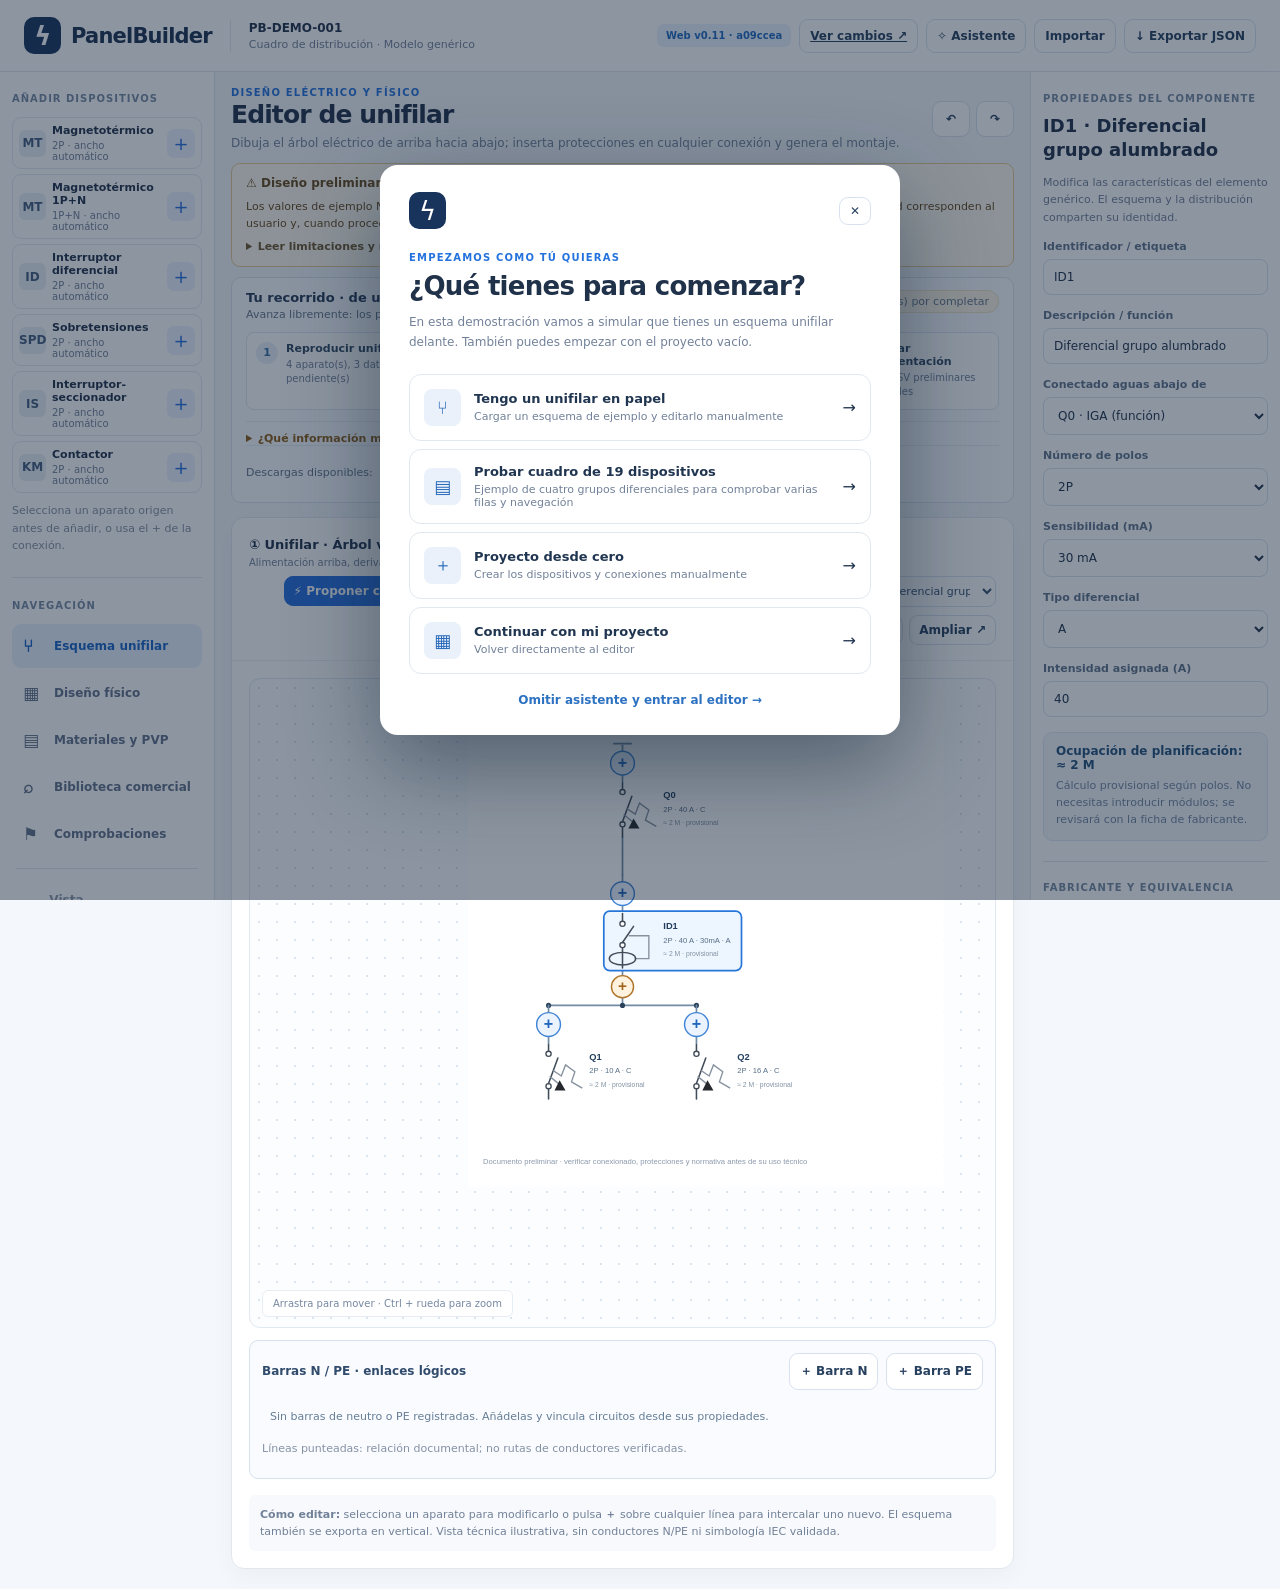
<file: docs/index.html>
<!DOCTYPE html>
<html lang="es">
<head>
  <meta charset="UTF-8" />
  <meta name="viewport" content="width=device-width, initial-scale=1.0" />
  <meta name="robots" content="noindex, nofollow, noarchive" />
  <title>PanelBuilder · Unifilar → Envolvente · v0.11</title>
  <link rel="stylesheet" href="styles.css" />
</head>
<body>
  <header class="topbar">
    <div class="brand"><span class="brand-logo">ϟ</span><span>Panel<span class="brand-light">Builder</span></span></div>
    <div class="divider-vertical"></div>
    <div class="project-identity"><strong>PB-DEMO-001</strong><span>Cuadro de distribución · Modelo genérico</span></div>
    <div class="top-actions"><span class="pill pill-beta" id="pagesPreviewStatus">PROTOTIPO v0.11</span><a class="button small" id="pagesCommitLink" href="https://github.com/sergioroqueh/panelbuilder-dev/pull/1" target="_blank" rel="noopener noreferrer" hidden>Ver cambios ↗</a><button type="button" class="button small" id="startGuide">✧ Asistente</button><button type="button" class="button small" id="importBtn">Importar</button><button type="button" class="button small" id="exportBtn">↓ Exportar JSON</button></div>
    <input id="fileInput" type="file" accept="application/json,.json" hidden />
  </header>
  <div class="app-shell">
    <aside class="left-panel">
      <section class="library-shortcuts" aria-label="Añadir dispositivos genéricos">
        <div class="section-heading">AÑADIR DISPOSITIVOS</div>
        <div id="library" class="library"></div>
        <p class="tiny-hint">Selecciona un aparato origen antes de añadir, o usa el + de la conexión.</p>
      </section>
      <div class="section-rule"></div>
      <div class="section-heading">NAVEGACIÓN</div>
      <nav class="nav-list" aria-label="Vistas">
        <button class="nav-button active" data-view="unifilar"><span>⑂</span> Esquema unifilar</button>
        <button class="nav-button" data-view="physical"><span>▦</span> Diseño físico</button>
        <button class="nav-button" data-view="materials"><span>▤</span> Materiales y PVP</button>
        <button class="nav-button" data-view="catalog"><span>⌕</span> Biblioteca comercial</button>
        <button class="nav-button" data-view="checks"><span>⚑</span> Comprobaciones</button>
        <div class="nav-divider" aria-hidden="true"></div>
        <button class="nav-button nav-secondary" data-view="both"><span>▣</span> Vista combinada <small>Opcional</small></button>
      </nav>
      <div class="section-rule"></div>
      <div class="section-heading">PROYECTO</div>
      <label class="mini-label" for="alternativeSelect">Alternativa activa</label>
      <select id="alternativeSelect" class="select small-select"></select>
      <button id="duplicateBtn" class="button full subdued">⧉ Duplicar alternativa</button>
      <div class="section-rule"></div>
      <div class="section-heading">FABRICANTE DE REFERENCIA</div>
      <label class="mini-label" for="brandSelect">Consultar referencias por fabricante</label>
      <select id="brandSelect" class="select"></select>
      <button type="button" class="button full" id="openBrandReview">⇄ Comparar y guardar candidatas</button><p class="tiny-hint" id="brandHint">El esquema sigue siendo genérico. Las fichas documentales no cambian el montaje ni su ocupación.</p>
      <div class="section-rule"></div>
      <div class="left-bottom">Prototipo experimental · Sin certificación ni cálculo eléctrico. Los datos se guardan en este navegador; utiliza Exportar JSON para conservar una copia.</div>
    </aside>
    <main class="workspace">
      <div class="page-intro"><div><div class="eyebrow">DISEÑO ELÉCTRICO Y FÍSICO</div><h1 id="pageTitle">Editor de unifilar</h1><p id="pageSubtitle">Dibuja el árbol eléctrico de arriba hacia abajo; inserta protecciones en cualquier conexión y genera el montaje.</p></div><div class="intro-actions"><button class="button" id="undoBtn" title="Deshacer">↶</button><button class="button" id="redoBtn" title="Rehacer">↷</button></div></div>
      <section class="sequence-panel" id="workflowBanner"><div class="stage"><span class="stage-number">1</span><span>Construye el unifilar</span></div><span class="stage-arrow">→</span><div class="stage"><span class="stage-number">2</span><span>Propón la envolvente</span></div><span class="stage-arrow">→</span><div class="stage"><span class="stage-number">3</span><span>Selecciona fabricante</span></div></section>
      <section id="responsibilityBanner" class="responsibility-banner" role="note" aria-label="Advertencia sobre responsabilidad y seguridad">
        <strong>⚠ Diseño preliminar, no apto por sí solo para fabricar ni instalar.</strong>
        <span>Los valores de ejemplo NO están calculados para tu instalación. El uso del proyecto y la comprobación de su idoneidad corresponden al usuario y, cuando proceda, al profesional competente.</span>
        <details><summary>Leer limitaciones y responsabilidad</summary><p>PanelBuilder no sustituye cálculos eléctricos ni proyecto técnico, ni certifica cumplimiento del REBT y normas UNE/IEC aplicables. Comprueba tensión, corriente, cortocircuito, curvas y selectividad, diferenciales, protección contra sobretensiones, conductores, disipación, envolvente y compatibilidad de accesorios antes de comprar, fabricar, montar o poner en servicio. Las referencias y PVP publicados pueden estar incompletos o desactualizados. Si falta un dato, solicítalo; no se debe inventar. Este aviso no limita las obligaciones legales que correspondan a quien desarrolla o suministra el software.</p></details>
      </section>
      <section id="workflowAssistant" class="workflow-guidance" aria-label="Ruta de trabajo desde unifilar existente"></section>
      <section class="action-bar" id="actionBar"><div class="action-description"><strong>Propuesta automática de montaje</strong><span>Anchuras provisionales por tipo/polos; formatos de 12, 18 o 24 módulos por fila.</span></div><div class="action-control"><label class="mini-label" for="reserveInput">Reserva</label><select id="reserveInput" class="select small-select"><option value="0">0 %</option><option value="10">10 %</option><option value="20">20 %</option><option value="30">30 %</option></select><button type="button" id="proposeBtn" class="button primary">⚡ Proponer envolvente y distribución</button></div></section>
      <div class="summary-row" id="summary"></div>
      <div id="enclosureChoices" class="enclosure-choices"></div>
      <div id="editorArea" class="editor-grid"></div>
      <div id="extraArea"></div>
      <section class="notice-box" id="noticePanel"></section>
    </main>
    <aside class="right-panel"><div id="inspector"></div></aside>
  </div>
  <div id="toast" class="toast" role="status" aria-live="polite"></div>
  <div class="modal-backdrop" id="wizard" aria-hidden="true"><div class="modal" role="dialog" aria-modal="true" aria-labelledby="wizardTitle"><div class="modal-head"><span class="brand-logo">ϟ</span><button id="closeWizard" class="button tiny" type="button">✕</button></div><div class="eyebrow">EMPEZAMOS COMO TÚ QUIERAS</div><h2 id="wizardTitle">¿Qué tienes para comenzar?</h2><p>En esta demostración vamos a simular que tienes un esquema unifilar delante. También puedes empezar con el proyecto vacío.</p><div class="wizard-options"><button class="wizard-option" data-wizard="demo"><span class="wizard-symbol">⑂</span><span><strong>Tengo un unifilar en papel</strong><small>Cargar un esquema de ejemplo y editarlo manualmente</small></span><span>→</span></button><button class="wizard-option" data-wizard="large"><span class="wizard-symbol">▤</span><span><strong>Probar cuadro de 19 dispositivos</strong><small>Ejemplo de cuatro grupos diferenciales para comprobar varias filas y navegación</small></span><span>→</span></button><button class="wizard-option" data-wizard="blank"><span class="wizard-symbol">＋</span><span><strong>Proyecto desde cero</strong><small>Crear los dispositivos y conexiones manualmente</small></span><span>→</span></button><button class="wizard-option" data-wizard="continue"><span class="wizard-symbol">▦</span><span><strong>Continuar con mi proyecto</strong><small>Volver directamente al editor</small></span><span>→</span></button></div><button id="skipWizard" class="skip-link">Omitir asistente y entrar al editor →</button></div></div>
  <div class="modal-backdrop" id="insertModal" aria-hidden="true">
    <div class="modal insert-dialog" role="dialog" aria-modal="true" aria-labelledby="insertTitle">
      <div class="modal-head"><span class="eyebrow">EDITAR CONEXIÓN DEL UNIFILAR</span><button class="button tiny" type="button" id="closeInsert" aria-label="Cerrar">✕</button></div>
      <h2 id="insertTitle">Añadir aparato en esta conexión</h2>
      <p id="insertDescription"></p>
      <div id="insertChoices" class="insert-choices"></div>
      <p class="dialog-warning">Las protecciones convencionales se intercalan; el SPD se crea como derivación y nunca alimenta las ramas existentes. Comprueba clase, red, Uc, In/Imax, protección de respaldo y conexión PE. Ninguna selección valida el cableado. Vuelve a calcular la distribución física.</p>
    </div>
  </div>
  <div class="modal-backdrop" id="brandReview" aria-hidden="true"><div class="modal brand-review" role="dialog" aria-modal="true" aria-labelledby="brandReviewTitle"><div class="modal-head"><div><div class="eyebrow">SELECCIÓN MULTIMARCA CONDICIONADA</div><h2 id="brandReviewTitle">Preselección comercial</h2></div><button id="closeBrandReview" class="button tiny" aria-label="Cerrar" type="button">✕</button></div><p class="review-warning">El catálogo actual es una muestra parcial, no contiene todas las referencias. La anchura genérica es orientativa. Algunas referencias cuentan con ficha técnica pero aún no con anchura comercial verificada: se guardan solo como candidatas documentales y NO cambian el montaje. Las preselecciones del minicátalogo dimensional son independientes. No se garantiza equivalencia técnica completa. Comprueba normativa aplicable, Icn/Icu, tensión, bornes, coordinación, accesorios, compatibilidad térmica y montaje. Los cambios dimensionales solo se aplicarán tras tu confirmación.</p><div class="review-scroll"><table><thead><tr><th>Aparato genérico</th><th>Selector de referencia</th><th>Comparativa técnica y dimensional</th></tr></thead><tbody id="brandReviewTable"></tbody></table></div><div class="review-actions"><button type="button" class="button" id="closeBrandReviewSecondary" onclick="document.getElementById('closeBrandReview').click()">Cancelar</button><button class="button" type="button" id="autoPickBrandReview">Autoasignar solo con dimensión documentada</button><button class="button primary" type="button" id="applyBrandReview">Guardar selección condicionada</button></div></div></div><script src="engine.js"></script><script src="catalogo.js"></script><script src="multibrand.js"></script>
  <script src="schematic-symbols.js"></script><script src="pricing.js"></script><script src="circuits.js"></script><script src="busbars.js"></script><script src="physical-aux.js"></script><script src="enclosure-geometry.js"></script><script src="physical-construction.js"></script><script src="schneider-ic60n.js"></script><script src="commercial-catalog.js"></script><script src="accessory-links.js"></script><script src="commercial-ui.js"></script><script src="enclosure-candidates.js"></script><script src="specialized-candidates.js"></script><script src="apparatus-candidates.js"></script><script src="commercial-placement.js"></script><script src="din-reflow.js"></script><script src="din-insert.js"></script>
  <script src="din-motion-feedback.js"></script><script src="mounting-clearance.js"></script><script src="manufacturer-materials.js"></script>
  <script src="manufacturer-hosts.js"></script>
  <script src="manufacturer-electrical-r15.js"></script><script src="manufacturer-din-review.js"></script>
  <script src="physical-accessories.js"></script><script src="din-assemblies.js"></script><script src="workflow-guidance.js"></script><script src="material-csv.js"></script><script src="app.js"></script><script src="site-version.js"></script>
</body>
</html>
</file>
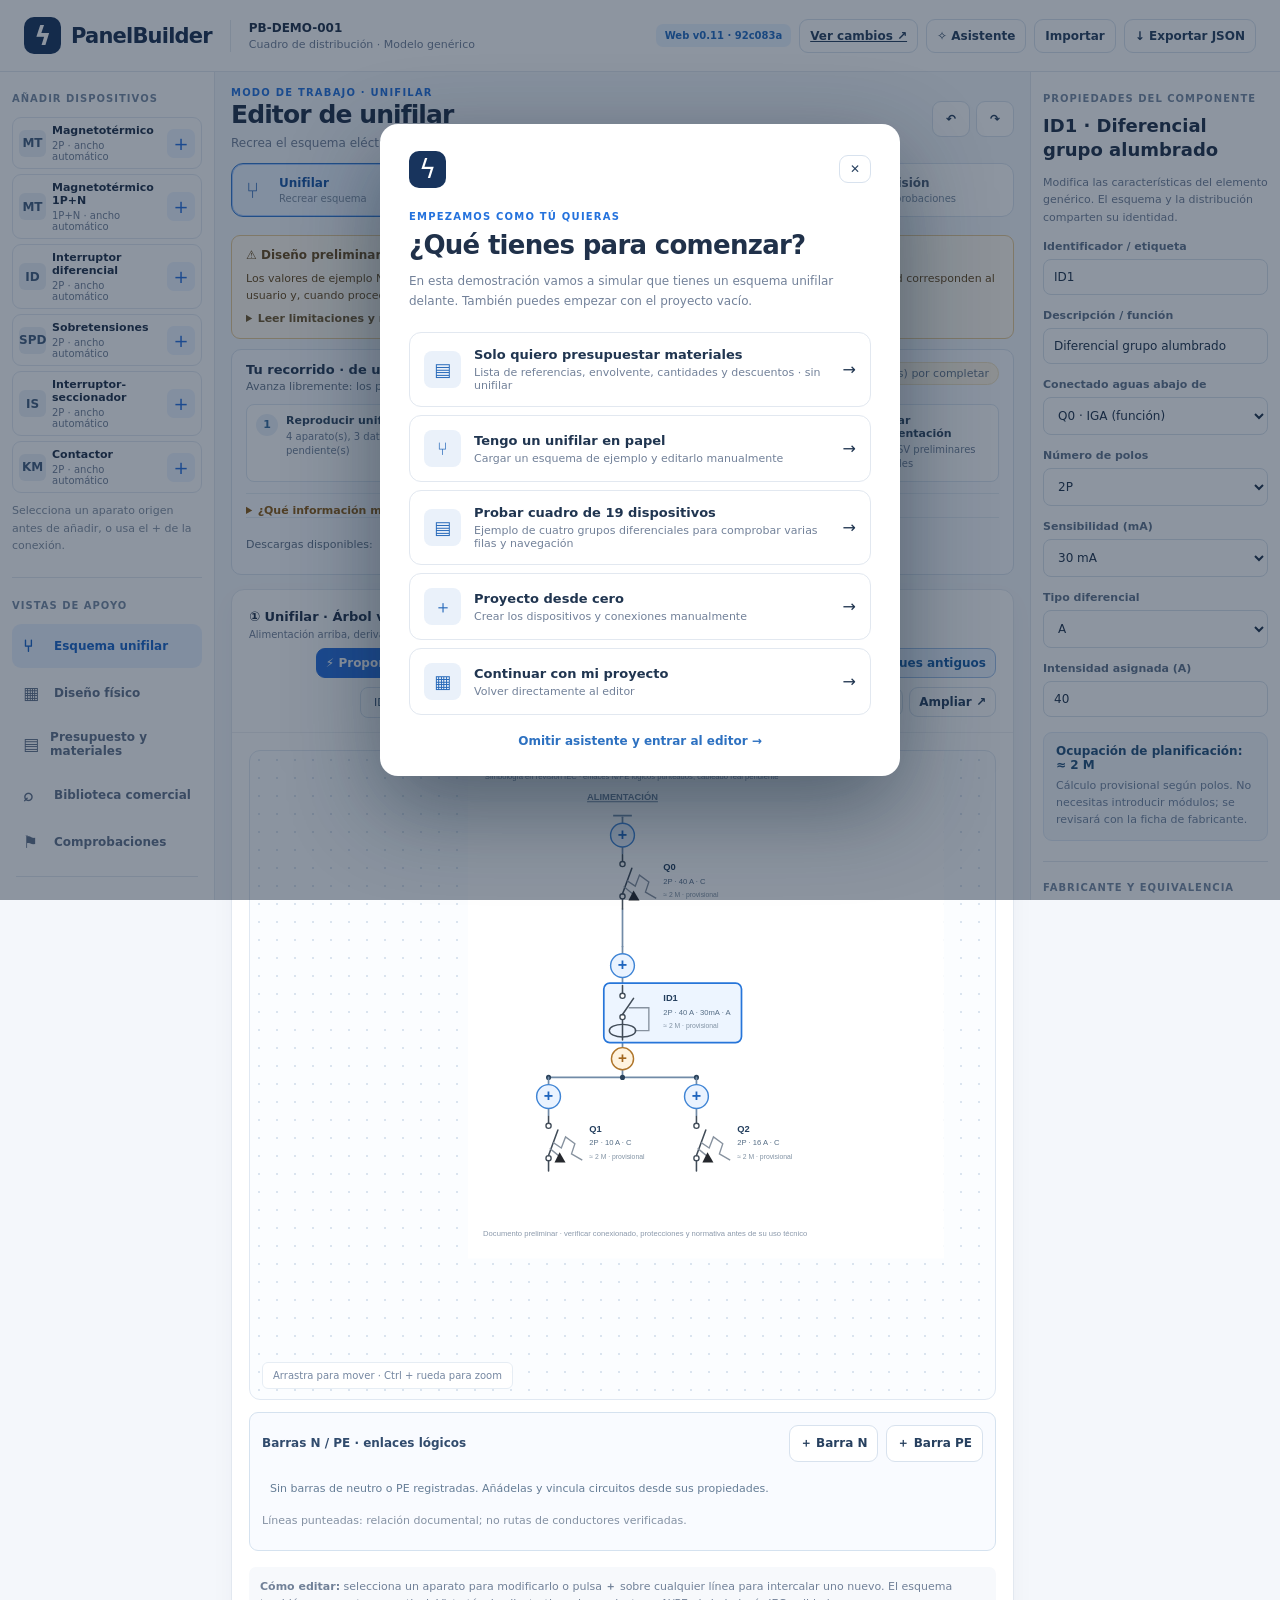
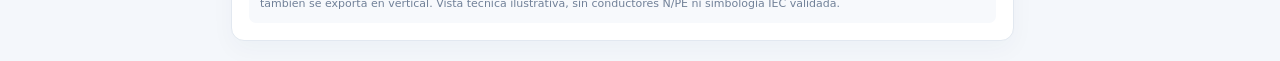
<file: docs/visual-r02/index.html>
<!DOCTYPE html>
<html lang="es">
<head>
  <meta charset="UTF-8" />
  <meta name="viewport" content="width=device-width, initial-scale=1.0" />
  <meta name="robots" content="noindex, nofollow, noarchive" />
  <title>PanelBuilder · Unifilar → Envolvente · v0.11</title>
  <link rel="stylesheet" href="styles.css?v=20261021-entrada-tecnica-ux2" />
  <!-- Capa v0.12 opt-in: sin modificar v0.11 si falta ?ux=v012. -->
  <link rel="stylesheet" href="v0.12/ux.css" />
  <link rel="stylesheet" href="v0.12/visual-cabinet.css?v=20261029-r01" />
</head>
<body>
  <header class="topbar">
    <div class="brand"><span class="brand-logo">ϟ</span><span>Panel<span class="brand-light">Builder</span></span></div>
    <div class="divider-vertical"></div>
    <div class="project-identity"><strong>PB-DEMO-001</strong><span>Cuadro de distribución · Modelo genérico</span></div>
    <div class="top-actions"><span class="pill pill-beta" id="pagesPreviewStatus">VISUAL R02 · PREVIEW</span><a class="button small" id="pagesCommitLink" href="https://github.com/sergioroqueh/panelbuilder-dev/pull/1" target="_blank" rel="noopener noreferrer" hidden>Ver cambios ↗</a><button type="button" class="button small" id="startGuide">✧ Asistente</button><button type="button" class="button small" id="importBtn">Importar</button><button type="button" class="button small" id="exportBtn">↓ Exportar JSON</button></div>
    <input id="fileInput" type="file" accept="application/json,.json" hidden />
  </header>
  <div class="app-shell">
    <aside class="left-panel">
      <section class="library-shortcuts" aria-label="Añadir dispositivos genéricos">
        <div class="section-heading">AÑADIR DISPOSITIVOS</div>
        <div id="library" class="library"></div>
        <p class="tiny-hint">Selecciona un aparato origen antes de añadir, o usa el + de la conexión.</p>
      </section>
      <div class="section-rule"></div>
      <div class="section-heading">VISTAS DE APOYO</div>
      <nav class="nav-list" aria-label="Vistas">
        <button class="nav-button active" data-view="unifilar"><span>⑂</span> Esquema unifilar</button>
        <button class="nav-button" data-view="physical"><span>▦</span> Diseño físico</button>
        <button class="nav-button" data-view="materials"><span>▤</span> Presupuesto y materiales</button>
        <button class="nav-button" data-view="catalog"><span>⌕</span> Biblioteca comercial</button>
        <button class="nav-button" data-view="checks"><span>⚑</span> Comprobaciones</button>
        <div class="nav-divider" aria-hidden="true"></div>
        <button class="nav-button nav-secondary" data-view="both"><span>▣</span> Vista combinada <small>Opcional</small></button>
      </nav>
      <div class="section-rule"></div>
      <div class="section-heading">PROYECTO</div>
      <label class="mini-label" for="alternativeSelect">Alternativa activa</label>
      <select id="alternativeSelect" class="select small-select"></select>
      <button id="duplicateBtn" class="button full subdued">⧉ Duplicar alternativa</button>
      <div class="section-rule"></div>
      <div class="section-heading">FABRICANTE DE REFERENCIA</div>
      <label class="mini-label" for="brandSelect">Consultar referencias por fabricante</label>
      <select id="brandSelect" class="select"></select>
      <button type="button" class="button full" id="openBrandReview">⇄ Comparar y guardar candidatas</button><p class="tiny-hint" id="brandHint">El esquema sigue siendo genérico. Las fichas documentales no cambian el montaje ni su ocupación.</p>
      <div class="section-rule"></div>
      <div class="left-bottom">Prototipo experimental · Sin certificación ni cálculo eléctrico. Los datos se guardan en este navegador; utiliza Exportar JSON para conservar una copia.</div>
    </aside>
    <main class="workspace">
      <div class="page-intro"><div><div class="eyebrow" id="workspaceEyebrow">MODO DE TRABAJO · UNIFILAR</div><h1 id="pageTitle">Editor de unifilar</h1><p id="pageSubtitle">Recrea tu esquema o cambia de modo si solo necesitas presupuestar materiales.</p></div><div class="intro-actions"><button class="button" id="undoBtn" title="Deshacer">↶</button><button class="button" id="redoBtn" title="Rehacer">↷</button></div></div>
      <nav class="workspace-tabs" aria-label="Modos de trabajo" id="workspaceTabs">
        <button class="workspace-tab active" type="button" data-workspace-view="unifilar" aria-pressed="true"><span>⑂</span><strong>Unifilar</strong><small>Recrear esquema</small></button>
        <button class="workspace-tab" type="button" data-workspace-view="materials" aria-pressed="false"><span>▤</span><strong>Presupuestar</strong><small>Materiales + descuento</small></button>
        <button class="workspace-tab" type="button" data-workspace-view="physical" aria-pressed="false"><span>▦</span><strong>Cuadro físico</strong><small>Envolvente y DIN</small></button>
        <button class="workspace-tab" type="button" data-workspace-view="checks" aria-pressed="false"><span>⚑</span><strong>Revisión</strong><small>Comprobaciones</small></button>
      </nav>
      <section class="sequence-panel" id="workflowBanner"><div class="stage"><span class="stage-number">1</span><span>Construye el unifilar</span></div><span class="stage-arrow">→</span><div class="stage"><span class="stage-number">2</span><span>Propón la envolvente</span></div><span class="stage-arrow">→</span><div class="stage"><span class="stage-number">3</span><span>Selecciona fabricante</span></div></section>
      <section id="responsibilityBanner" class="responsibility-banner" role="note" aria-label="Advertencia sobre responsabilidad y seguridad">
        <strong>⚠ Diseño preliminar, no apto por sí solo para fabricar ni instalar.</strong>
        <span>Los valores de ejemplo NO están calculados para tu instalación. El uso del proyecto y la comprobación de su idoneidad corresponden al usuario y, cuando proceda, al profesional competente.</span>
        <details><summary>Leer limitaciones y responsabilidad</summary><p>PanelBuilder no sustituye cálculos eléctricos ni proyecto técnico, ni certifica cumplimiento del REBT y normas UNE/IEC aplicables. Comprueba tensión, corriente, cortocircuito, curvas y selectividad, diferenciales, protección contra sobretensiones, conductores, disipación, envolvente y compatibilidad de accesorios antes de comprar, fabricar, montar o poner en servicio. Las referencias y PVP publicados pueden estar incompletos o desactualizados. Si falta un dato, solicítalo; no se debe inventar. Este aviso no limita las obligaciones legales que correspondan a quien desarrolla o suministra el software.</p></details>
      </section>
      <section id="workflowAssistant" class="workflow-guidance" aria-label="Ruta de trabajo desde unifilar existente"></section>
      <section class="action-bar" id="actionBar"><div class="action-description"><strong>Propuesta automática de montaje</strong><span>Anchuras provisionales por tipo/polos; formatos de 12, 18 o 24 módulos por fila.</span></div><div class="action-control"><label class="mini-label" for="reserveInput">Reserva</label><select id="reserveInput" class="select small-select"><option value="0">0 %</option><option value="10">10 %</option><option value="20">20 %</option><option value="30">30 %</option></select><button type="button" id="proposeBtn" class="button primary">⚡ Proponer envolvente y distribución</button></div></section>
      <div class="summary-row" id="summary"></div>
      <div id="enclosureChoices" class="enclosure-choices"></div>
      <div id="editorArea" class="editor-grid"></div>
      <div id="extraArea"></div>
      <section class="notice-box" id="noticePanel"></section>
    </main>
    <aside class="right-panel"><div id="inspector"></div></aside>
  </div>
  <div id="toast" class="toast" role="status" aria-live="polite"></div>
  <div class="modal-backdrop properties-backdrop" id="propertiesModal" aria-hidden="true">
    <div class="modal properties-dialog" role="dialog" aria-modal="true" aria-labelledby="propertiesTitle">
      <div class="modal-head">
        <div><div class="eyebrow">EDITOR DEL UNIFILAR</div><h2 id="propertiesTitle">Propiedades del elemento</h2></div>
        <button id="closeProperties" class="button tiny" type="button" aria-label="Cerrar propiedades">✕</button>
      </div>
      <div class="properties-content" id="propertiesMount"></div>
    </div>
  </div>
  <div class="modal-backdrop" id="wizard" aria-hidden="true"><div class="modal" role="dialog" aria-modal="true" aria-labelledby="wizardTitle"><div class="modal-head"><span class="brand-logo">ϟ</span><button id="closeWizard" class="button tiny" type="button">✕</button></div><div class="eyebrow">EMPEZAMOS COMO TÚ QUIERAS</div><h2 id="wizardTitle">¿Qué tienes para comenzar?</h2><p>En esta demostración vamos a simular que tienes un esquema unifilar delante. También puedes empezar con el proyecto vacío.</p><div class="wizard-options"><button class="wizard-option" data-wizard="budget"><span class="wizard-symbol">▤</span><span><strong>Solo quiero presupuestar materiales</strong><small>Lista de referencias, envolvente, cantidades y descuentos · sin unifilar</small></span><span>→</span></button><button class="wizard-option" data-wizard="demo"><span class="wizard-symbol">⑂</span><span><strong>Tengo un unifilar en papel</strong><small>Cargar un esquema de ejemplo y editarlo manualmente</small></span><span>→</span></button><button class="wizard-option" data-wizard="large"><span class="wizard-symbol">▤</span><span><strong>Probar cuadro de 19 dispositivos</strong><small>Ejemplo de cuatro grupos diferenciales para comprobar varias filas y navegación</small></span><span>→</span></button><button class="wizard-option" data-wizard="blank"><span class="wizard-symbol">＋</span><span><strong>Proyecto desde cero</strong><small>Crear los dispositivos y conexiones manualmente</small></span><span>→</span></button><button class="wizard-option" data-wizard="continue"><span class="wizard-symbol">▦</span><span><strong>Continuar con mi proyecto</strong><small>Volver directamente al editor</small></span><span>→</span></button></div><button id="skipWizard" class="skip-link">Omitir asistente y entrar al editor →</button></div></div>
  <div class="modal-backdrop" id="insertModal" aria-hidden="true">
    <div class="modal insert-dialog" role="dialog" aria-modal="true" aria-labelledby="insertTitle">
      <div class="modal-head"><span class="eyebrow">EDITAR CONEXIÓN DEL UNIFILAR</span><button class="button tiny" type="button" id="closeInsert" aria-label="Cerrar">✕</button></div>
      <h2 id="insertTitle">Añadir aparato en esta conexión</h2>
      <p id="insertDescription"></p>
      <div id="insertChoices" class="insert-choices"></div>
      <p class="dialog-warning">Las protecciones convencionales se intercalan; el SPD se crea como derivación y nunca alimenta las ramas existentes. Comprueba clase, red, Uc, In/Imax, protección de respaldo y conexión PE. Ninguna selección valida el cableado. Vuelve a calcular la distribución física.</p>
    </div>
  </div>
  <div class="modal-backdrop" id="brandReview" aria-hidden="true"><div class="modal brand-review" role="dialog" aria-modal="true" aria-labelledby="brandReviewTitle"><div class="modal-head"><div><div class="eyebrow">SELECCIÓN MULTIMARCA CONDICIONADA</div><h2 id="brandReviewTitle">Preselección comercial</h2></div><button id="closeBrandReview" class="button tiny" aria-label="Cerrar" type="button">✕</button></div><p class="review-warning">El catálogo actual es una muestra parcial, no contiene todas las referencias. La anchura genérica es orientativa. Algunas referencias cuentan con ficha técnica pero aún no con anchura comercial verificada: se guardan solo como candidatas documentales y NO cambian el montaje. Las preselecciones del minicátalogo dimensional son independientes. No se garantiza equivalencia técnica completa. Comprueba normativa aplicable, Icn/Icu, tensión, bornes, coordinación, accesorios, compatibilidad térmica y montaje. Los cambios dimensionales solo se aplicarán tras tu confirmación.</p><div class="review-scroll"><table><thead><tr><th>Aparato genérico</th><th>Selector de referencia</th><th>Comparativa técnica y dimensional</th></tr></thead><tbody id="brandReviewTable"></tbody></table></div><div class="review-actions"><button type="button" class="button" id="closeBrandReviewSecondary" onclick="document.getElementById('closeBrandReview').click()">Cancelar</button><button class="button" type="button" id="autoPickBrandReview">Autoasignar solo con dimensión documentada</button><button class="button primary" type="button" id="applyBrandReview">Guardar selección condicionada</button></div></div></div><script src="engine.js"></script><script src="catalogo.js"></script><script src="multibrand.js"></script>
  <script src="schematic-symbols.js"></script><script src="pricing.js"></script><script src="circuits.js"></script><script src="busbars.js"></script><script src="physical-aux.js"></script><script src="enclosure-geometry.js"></script><script src="physical-construction.js"></script><script src="schneider-ic60n.js"></script><script src="commercial-catalog.js"></script><script src="accessory-links.js"></script><script src="commercial-ui.js"></script><script src="enclosure-candidates.js"></script><script src="specialized-candidates.js"></script><script src="apparatus-candidates.js"></script><script src="commercial-placement.js"></script><script src="din-reflow.js"></script><script src="din-insert.js"></script>
  <script src="din-motion-feedback.js"></script><script src="mounting-clearance.js"></script><script src="manufacturer-materials.js"></script>
  <script src="manufacturer-hosts.js"></script>
  <script src="manufacturer-electrical-r15.js"></script><script src="manufacturer-din-review.js"></script>
  <script src="physical-accessories.js"></script><script src="din-assemblies.js"></script><script src="workflow-guidance.js"></script><script src="material-csv.js"></script><script src="tariff-local.js"></script><script src="quick-budget.js"></script><script src="technical-evidence-r30.js"></script><script src="technical-dossiers-r31.js"></script><script src="pole-topology-r32.js"></script><script src="switching-evidence-r33.js"></script><script src="evidence-review-r34.js"></script><script src="budget-spec.js"></script><script src="v0.12/material-review.js"></script><script src="app.js"></script><script src="site-version.js"></script><script src="v0.12/ux.js"></script>
</body>
</html>
</file>
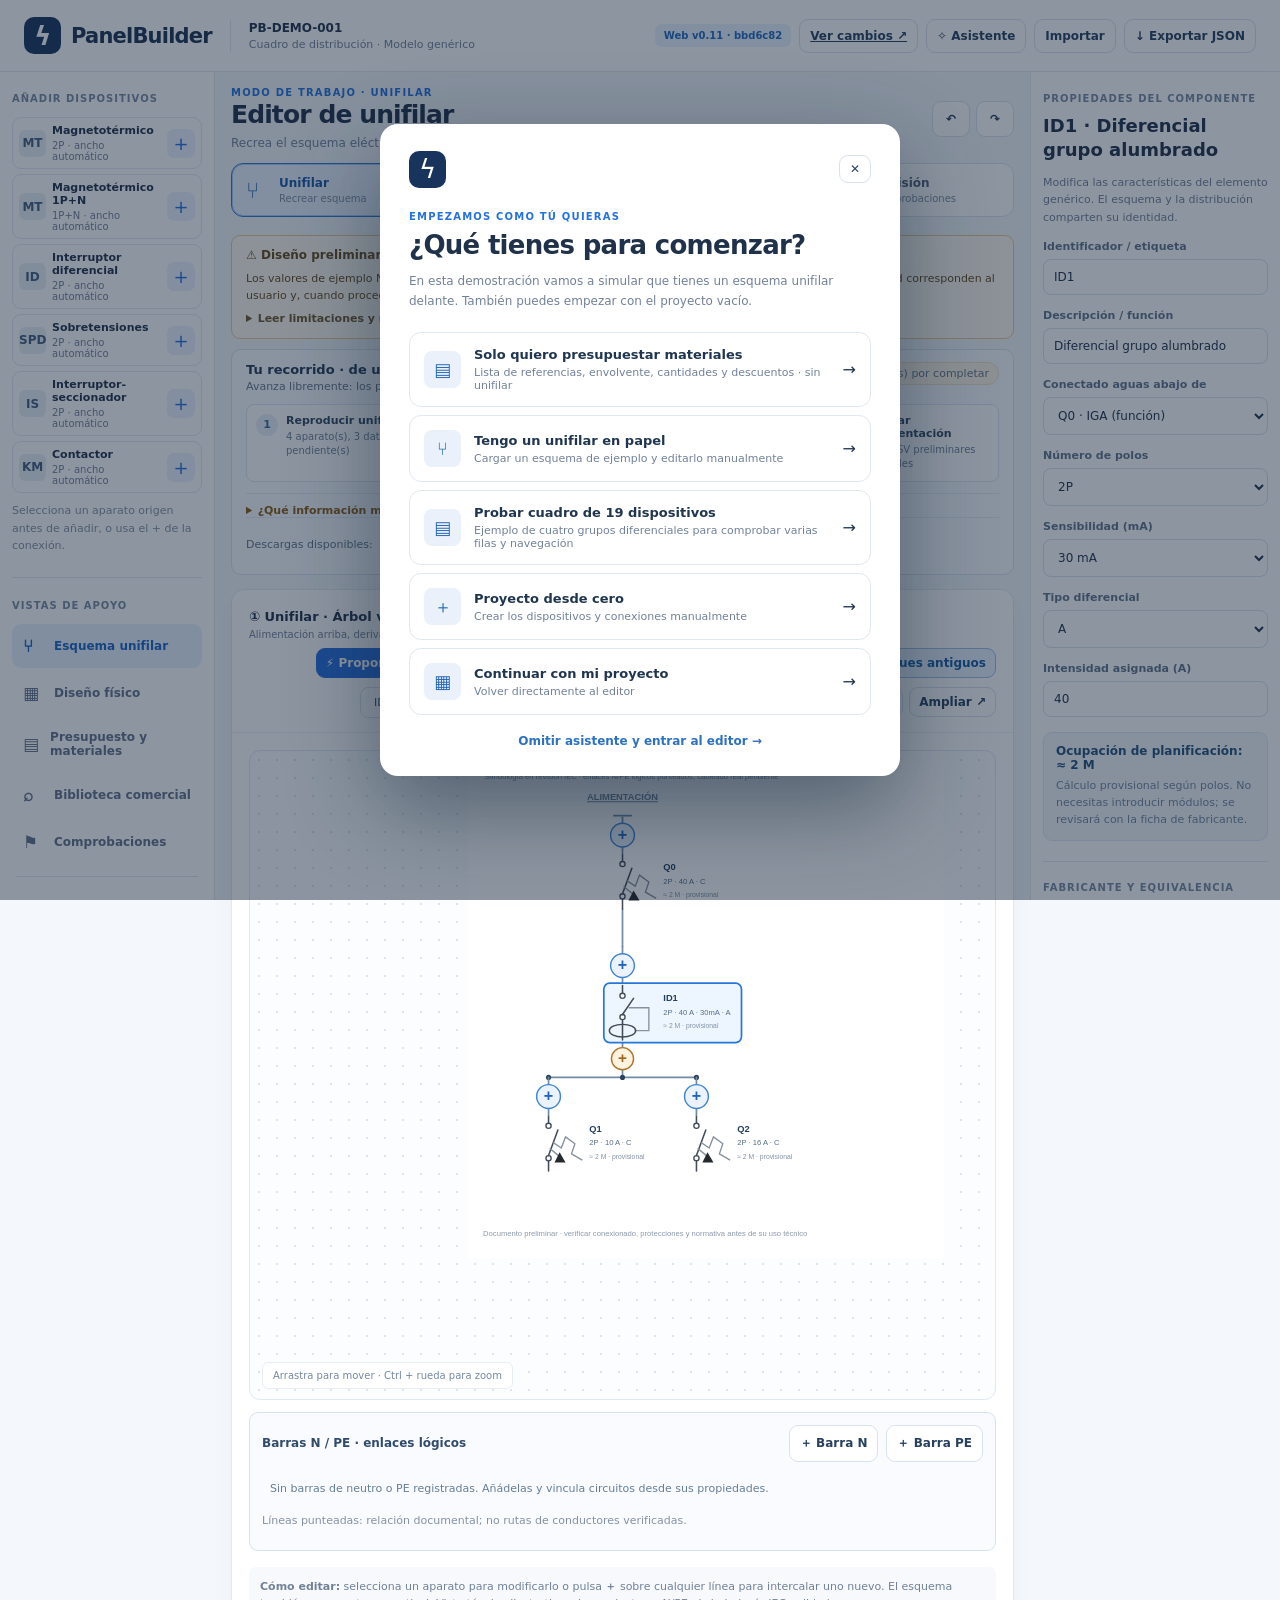
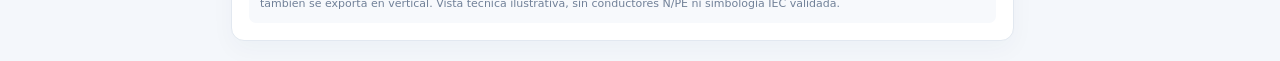
<file: docs/visual-r03/index.html>
<!DOCTYPE html>
<html lang="es">
<head>
  <meta charset="UTF-8" />
  <meta name="viewport" content="width=device-width, initial-scale=1.0" />
  <meta name="robots" content="noindex, nofollow, noarchive" />
  <title>PanelBuilder · Unifilar → Envolvente · v0.11</title>
  <link rel="stylesheet" href="styles.css?v=20261021-entrada-tecnica-ux2" />
  <!-- Capa v0.12 opt-in: sin modificar v0.11 si falta ?ux=v012. -->
  <link rel="stylesheet" href="v0.12/ux.css" />
  <link rel="stylesheet" href="v0.12/visual-cabinet.css?v=20261029-r03" />
</head>
<body>
  <header class="topbar">
    <div class="brand"><span class="brand-logo">ϟ</span><span>Panel<span class="brand-light">Builder</span></span></div>
    <div class="divider-vertical"></div>
    <div class="project-identity"><strong>PB-DEMO-001</strong><span>Cuadro de distribución · Modelo genérico</span></div>
    <div class="top-actions"><span class="pill pill-beta" id="pagesPreviewStatus">VISUAL R03 · PREVIEW</span><a class="button small" id="pagesCommitLink" href="https://github.com/sergioroqueh/panelbuilder-dev/pull/1" target="_blank" rel="noopener noreferrer" hidden>Ver cambios ↗</a><button type="button" class="button small" id="startGuide">✧ Asistente</button><button type="button" class="button small" id="importBtn">Importar</button><button type="button" class="button small" id="exportBtn">↓ Exportar JSON</button></div>
    <input id="fileInput" type="file" accept="application/json,.json" hidden />
  </header>
  <div class="app-shell">
    <aside class="left-panel">
      <section class="library-shortcuts" aria-label="Añadir dispositivos genéricos">
        <div class="section-heading">AÑADIR DISPOSITIVOS</div>
        <div id="library" class="library"></div>
        <p class="tiny-hint">Selecciona un aparato origen antes de añadir, o usa el + de la conexión.</p>
      </section>
      <div class="section-rule"></div>
      <div class="section-heading">VISTAS DE APOYO</div>
      <nav class="nav-list" aria-label="Vistas">
        <button class="nav-button active" data-view="unifilar"><span>⑂</span> Esquema unifilar</button>
        <button class="nav-button" data-view="physical"><span>▦</span> Diseño físico</button>
        <button class="nav-button" data-view="materials"><span>▤</span> Presupuesto y materiales</button>
        <button class="nav-button" data-view="catalog"><span>⌕</span> Biblioteca comercial</button>
        <button class="nav-button" data-view="checks"><span>⚑</span> Comprobaciones</button>
        <div class="nav-divider" aria-hidden="true"></div>
        <button class="nav-button nav-secondary" data-view="both"><span>▣</span> Vista combinada <small>Opcional</small></button>
      </nav>
      <div class="section-rule"></div>
      <div class="section-heading">PROYECTO</div>
      <label class="mini-label" for="alternativeSelect">Alternativa activa</label>
      <select id="alternativeSelect" class="select small-select"></select>
      <button id="duplicateBtn" class="button full subdued">⧉ Duplicar alternativa</button>
      <div class="section-rule"></div>
      <div class="section-heading">FABRICANTE DE REFERENCIA</div>
      <label class="mini-label" for="brandSelect">Consultar referencias por fabricante</label>
      <select id="brandSelect" class="select"></select>
      <button type="button" class="button full" id="openBrandReview">⇄ Comparar y guardar candidatas</button><p class="tiny-hint" id="brandHint">El esquema sigue siendo genérico. Las fichas documentales no cambian el montaje ni su ocupación.</p>
      <div class="section-rule"></div>
      <div class="left-bottom">Prototipo experimental · Sin certificación ni cálculo eléctrico. Los datos se guardan en este navegador; utiliza Exportar JSON para conservar una copia.</div>
    </aside>
    <main class="workspace">
      <div class="page-intro"><div><div class="eyebrow" id="workspaceEyebrow">MODO DE TRABAJO · UNIFILAR</div><h1 id="pageTitle">Editor de unifilar</h1><p id="pageSubtitle">Recrea tu esquema o cambia de modo si solo necesitas presupuestar materiales.</p></div><div class="intro-actions"><button class="button" id="undoBtn" title="Deshacer">↶</button><button class="button" id="redoBtn" title="Rehacer">↷</button></div></div>
      <nav class="workspace-tabs" aria-label="Modos de trabajo" id="workspaceTabs">
        <button class="workspace-tab active" type="button" data-workspace-view="unifilar" aria-pressed="true"><span>⑂</span><strong>Unifilar</strong><small>Recrear esquema</small></button>
        <button class="workspace-tab" type="button" data-workspace-view="materials" aria-pressed="false"><span>▤</span><strong>Presupuestar</strong><small>Materiales + descuento</small></button>
        <button class="workspace-tab" type="button" data-workspace-view="physical" aria-pressed="false"><span>▦</span><strong>Cuadro físico</strong><small>Envolvente y DIN</small></button>
        <button class="workspace-tab" type="button" data-workspace-view="checks" aria-pressed="false"><span>⚑</span><strong>Revisión</strong><small>Comprobaciones</small></button>
      </nav>
      <section class="sequence-panel" id="workflowBanner"><div class="stage"><span class="stage-number">1</span><span>Construye el unifilar</span></div><span class="stage-arrow">→</span><div class="stage"><span class="stage-number">2</span><span>Propón la envolvente</span></div><span class="stage-arrow">→</span><div class="stage"><span class="stage-number">3</span><span>Selecciona fabricante</span></div></section>
      <section id="responsibilityBanner" class="responsibility-banner" role="note" aria-label="Advertencia sobre responsabilidad y seguridad">
        <strong>⚠ Diseño preliminar, no apto por sí solo para fabricar ni instalar.</strong>
        <span>Los valores de ejemplo NO están calculados para tu instalación. El uso del proyecto y la comprobación de su idoneidad corresponden al usuario y, cuando proceda, al profesional competente.</span>
        <details><summary>Leer limitaciones y responsabilidad</summary><p>PanelBuilder no sustituye cálculos eléctricos ni proyecto técnico, ni certifica cumplimiento del REBT y normas UNE/IEC aplicables. Comprueba tensión, corriente, cortocircuito, curvas y selectividad, diferenciales, protección contra sobretensiones, conductores, disipación, envolvente y compatibilidad de accesorios antes de comprar, fabricar, montar o poner en servicio. Las referencias y PVP publicados pueden estar incompletos o desactualizados. Si falta un dato, solicítalo; no se debe inventar. Este aviso no limita las obligaciones legales que correspondan a quien desarrolla o suministra el software.</p></details>
      </section>
      <section id="workflowAssistant" class="workflow-guidance" aria-label="Ruta de trabajo desde unifilar existente"></section>
      <section class="action-bar" id="actionBar"><div class="action-description"><strong>Propuesta automática de montaje</strong><span>Anchuras provisionales por tipo/polos; formatos de 12, 18 o 24 módulos por fila.</span></div><div class="action-control"><label class="mini-label" for="reserveInput">Reserva</label><select id="reserveInput" class="select small-select"><option value="0">0 %</option><option value="10">10 %</option><option value="20">20 %</option><option value="30">30 %</option></select><button type="button" id="proposeBtn" class="button primary">⚡ Proponer envolvente y distribución</button></div></section>
      <div class="summary-row" id="summary"></div>
      <div id="enclosureChoices" class="enclosure-choices"></div>
      <div id="editorArea" class="editor-grid"></div>
      <div id="extraArea"></div>
      <section class="notice-box" id="noticePanel"></section>
    </main>
    <aside class="right-panel"><div id="inspector"></div></aside>
  </div>
  <div id="toast" class="toast" role="status" aria-live="polite"></div>
  <div class="modal-backdrop properties-backdrop" id="propertiesModal" aria-hidden="true">
    <div class="modal properties-dialog" role="dialog" aria-modal="true" aria-labelledby="propertiesTitle">
      <div class="modal-head">
        <div><div class="eyebrow">EDITOR DEL UNIFILAR</div><h2 id="propertiesTitle">Propiedades del elemento</h2></div>
        <button id="closeProperties" class="button tiny" type="button" aria-label="Cerrar propiedades">✕</button>
      </div>
      <div class="properties-content" id="propertiesMount"></div>
    </div>
  </div>
  <div class="modal-backdrop" id="wizard" aria-hidden="true"><div class="modal" role="dialog" aria-modal="true" aria-labelledby="wizardTitle"><div class="modal-head"><span class="brand-logo">ϟ</span><button id="closeWizard" class="button tiny" type="button">✕</button></div><div class="eyebrow">EMPEZAMOS COMO TÚ QUIERAS</div><h2 id="wizardTitle">¿Qué tienes para comenzar?</h2><p>En esta demostración vamos a simular que tienes un esquema unifilar delante. También puedes empezar con el proyecto vacío.</p><div class="wizard-options"><button class="wizard-option" data-wizard="budget"><span class="wizard-symbol">▤</span><span><strong>Solo quiero presupuestar materiales</strong><small>Lista de referencias, envolvente, cantidades y descuentos · sin unifilar</small></span><span>→</span></button><button class="wizard-option" data-wizard="demo"><span class="wizard-symbol">⑂</span><span><strong>Tengo un unifilar en papel</strong><small>Cargar un esquema de ejemplo y editarlo manualmente</small></span><span>→</span></button><button class="wizard-option" data-wizard="large"><span class="wizard-symbol">▤</span><span><strong>Probar cuadro de 19 dispositivos</strong><small>Ejemplo de cuatro grupos diferenciales para comprobar varias filas y navegación</small></span><span>→</span></button><button class="wizard-option" data-wizard="blank"><span class="wizard-symbol">＋</span><span><strong>Proyecto desde cero</strong><small>Crear los dispositivos y conexiones manualmente</small></span><span>→</span></button><button class="wizard-option" data-wizard="continue"><span class="wizard-symbol">▦</span><span><strong>Continuar con mi proyecto</strong><small>Volver directamente al editor</small></span><span>→</span></button></div><button id="skipWizard" class="skip-link">Omitir asistente y entrar al editor →</button></div></div>
  <div class="modal-backdrop" id="insertModal" aria-hidden="true">
    <div class="modal insert-dialog" role="dialog" aria-modal="true" aria-labelledby="insertTitle">
      <div class="modal-head"><span class="eyebrow">EDITAR CONEXIÓN DEL UNIFILAR</span><button class="button tiny" type="button" id="closeInsert" aria-label="Cerrar">✕</button></div>
      <h2 id="insertTitle">Añadir aparato en esta conexión</h2>
      <p id="insertDescription"></p>
      <div id="insertChoices" class="insert-choices"></div>
      <p class="dialog-warning">Las protecciones convencionales se intercalan; el SPD se crea como derivación y nunca alimenta las ramas existentes. Comprueba clase, red, Uc, In/Imax, protección de respaldo y conexión PE. Ninguna selección valida el cableado. Vuelve a calcular la distribución física.</p>
    </div>
  </div>
  <div class="modal-backdrop" id="brandReview" aria-hidden="true"><div class="modal brand-review" role="dialog" aria-modal="true" aria-labelledby="brandReviewTitle"><div class="modal-head"><div><div class="eyebrow">SELECCIÓN MULTIMARCA CONDICIONADA</div><h2 id="brandReviewTitle">Preselección comercial</h2></div><button id="closeBrandReview" class="button tiny" aria-label="Cerrar" type="button">✕</button></div><p class="review-warning">El catálogo actual es una muestra parcial, no contiene todas las referencias. La anchura genérica es orientativa. Algunas referencias cuentan con ficha técnica pero aún no con anchura comercial verificada: se guardan solo como candidatas documentales y NO cambian el montaje. Las preselecciones del minicátalogo dimensional son independientes. No se garantiza equivalencia técnica completa. Comprueba normativa aplicable, Icn/Icu, tensión, bornes, coordinación, accesorios, compatibilidad térmica y montaje. Los cambios dimensionales solo se aplicarán tras tu confirmación.</p><div class="review-scroll"><table><thead><tr><th>Aparato genérico</th><th>Selector de referencia</th><th>Comparativa técnica y dimensional</th></tr></thead><tbody id="brandReviewTable"></tbody></table></div><div class="review-actions"><button type="button" class="button" id="closeBrandReviewSecondary" onclick="document.getElementById('closeBrandReview').click()">Cancelar</button><button class="button" type="button" id="autoPickBrandReview">Autoasignar solo con dimensión documentada</button><button class="button primary" type="button" id="applyBrandReview">Guardar selección condicionada</button></div></div></div><script src="engine.js"></script><script src="catalogo.js"></script><script src="multibrand.js"></script>
  <script src="schematic-symbols.js"></script><script src="pricing.js"></script><script src="circuits.js"></script><script src="busbars.js"></script><script src="physical-aux.js"></script><script src="enclosure-geometry.js"></script><script src="physical-construction.js"></script><script src="schneider-ic60n.js"></script><script src="commercial-catalog.js"></script><script src="accessory-links.js"></script><script src="commercial-ui.js"></script><script src="enclosure-candidates.js"></script><script src="specialized-candidates.js"></script><script src="apparatus-candidates.js"></script><script src="commercial-placement.js"></script><script src="din-reflow.js"></script><script src="din-insert.js"></script>
  <script src="din-motion-feedback.js"></script><script src="mounting-clearance.js"></script><script src="manufacturer-materials.js"></script>
  <script src="manufacturer-hosts.js"></script>
  <script src="manufacturer-electrical-r15.js"></script><script src="manufacturer-din-review.js"></script>
  <script src="physical-accessories.js"></script><script src="din-assemblies.js"></script><script src="workflow-guidance.js"></script><script src="material-csv.js"></script><script src="tariff-local.js"></script><script src="quick-budget.js"></script><script src="technical-evidence-r30.js"></script><script src="technical-dossiers-r31.js"></script><script src="pole-topology-r32.js"></script><script src="switching-evidence-r33.js"></script><script src="evidence-review-r34.js"></script><script src="budget-spec.js"></script><script src="v0.12/material-review.js"></script><script src="app.js"></script><script src="site-version.js"></script><script src="v0.12/ux.js"></script>
</body>
</html>
</file>
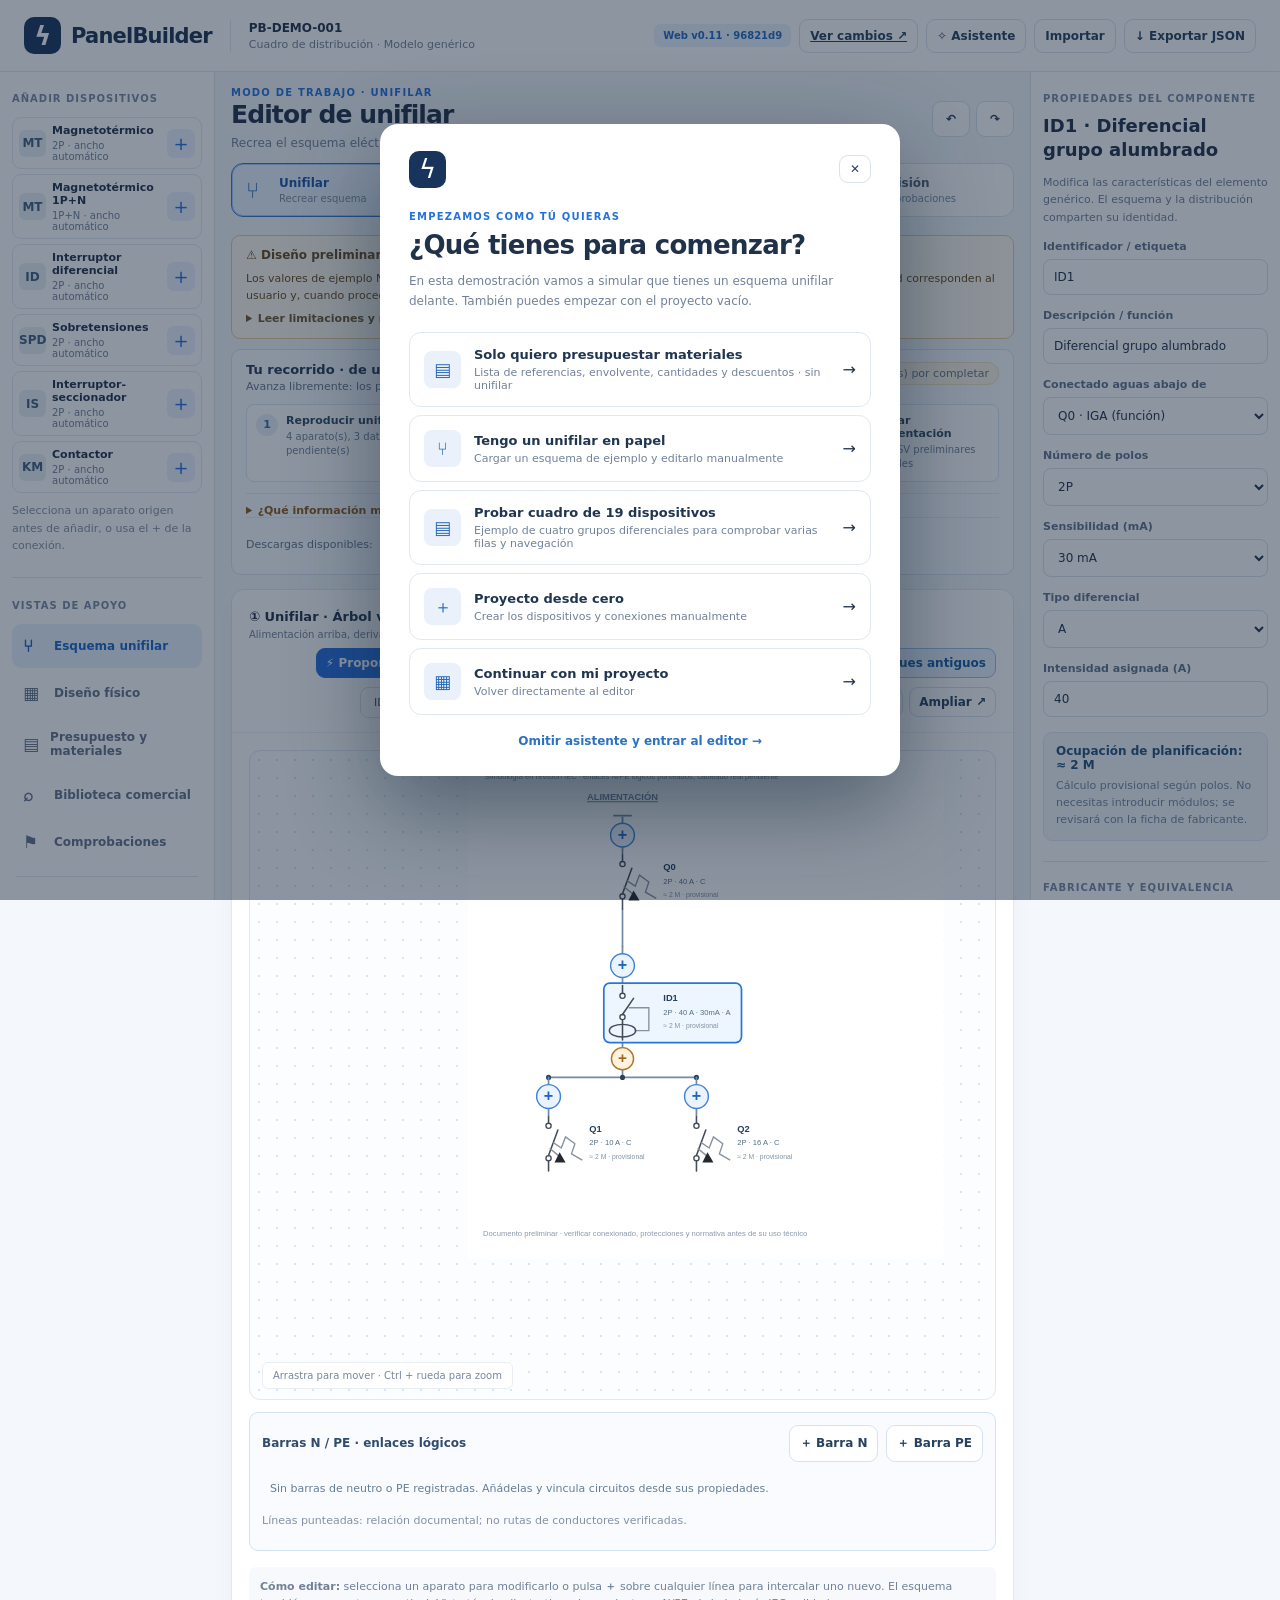
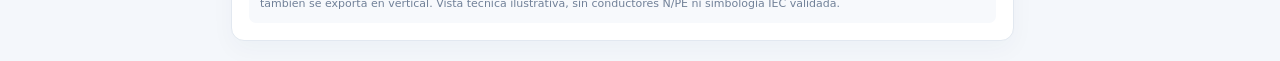
<file: docs/visual-r04/index.html>
<!DOCTYPE html>
<html lang="es">
<head>
  <meta charset="UTF-8" />
  <meta name="viewport" content="width=device-width, initial-scale=1.0" />
  <meta name="robots" content="noindex, nofollow, noarchive" />
  <title>PanelBuilder · Unifilar → Envolvente · v0.11</title>
  <link rel="stylesheet" href="styles.css?v=20261021-entrada-tecnica-ux2" />
  <!-- Capa v0.12 opt-in: sin modificar v0.11 si falta ?ux=v012. -->
  <link rel="stylesheet" href="v0.12/ux.css" />
  <link rel="stylesheet" href="v0.12/visual-cabinet.css?v=20261029-r04" />
</head>
<body>
  <header class="topbar">
    <div class="brand"><span class="brand-logo">ϟ</span><span>Panel<span class="brand-light">Builder</span></span></div>
    <div class="divider-vertical"></div>
    <div class="project-identity"><strong>PB-DEMO-001</strong><span>Cuadro de distribución · Modelo genérico</span></div>
    <div class="top-actions"><span class="pill pill-beta" id="pagesPreviewStatus">VISUAL R04 · PREVIEW</span><a class="button small" id="pagesCommitLink" href="https://github.com/sergioroqueh/panelbuilder-dev/pull/1" target="_blank" rel="noopener noreferrer" hidden>Ver cambios ↗</a><button type="button" class="button small" id="startGuide">✧ Asistente</button><button type="button" class="button small" id="importBtn">Importar</button><button type="button" class="button small" id="exportBtn">↓ Exportar JSON</button></div>
    <input id="fileInput" type="file" accept="application/json,.json" hidden />
  </header>
  <div class="app-shell">
    <aside class="left-panel">
      <section class="library-shortcuts" aria-label="Añadir dispositivos genéricos">
        <div class="section-heading">AÑADIR DISPOSITIVOS</div>
        <div id="library" class="library"></div>
        <p class="tiny-hint">Selecciona un aparato origen antes de añadir, o usa el + de la conexión.</p>
      </section>
      <div class="section-rule"></div>
      <div class="section-heading">VISTAS DE APOYO</div>
      <nav class="nav-list" aria-label="Vistas">
        <button class="nav-button active" data-view="unifilar"><span>⑂</span> Esquema unifilar</button>
        <button class="nav-button" data-view="physical"><span>▦</span> Diseño físico</button>
        <button class="nav-button" data-view="materials"><span>▤</span> Presupuesto y materiales</button>
        <button class="nav-button" data-view="catalog"><span>⌕</span> Biblioteca comercial</button>
        <button class="nav-button" data-view="checks"><span>⚑</span> Comprobaciones</button>
        <div class="nav-divider" aria-hidden="true"></div>
        <button class="nav-button nav-secondary" data-view="both"><span>▣</span> Vista combinada <small>Opcional</small></button>
      </nav>
      <div class="section-rule"></div>
      <div class="section-heading">PROYECTO</div>
      <label class="mini-label" for="alternativeSelect">Alternativa activa</label>
      <select id="alternativeSelect" class="select small-select"></select>
      <button id="duplicateBtn" class="button full subdued">⧉ Duplicar alternativa</button>
      <div class="section-rule"></div>
      <div class="section-heading">FABRICANTE DE REFERENCIA</div>
      <label class="mini-label" for="brandSelect">Consultar referencias por fabricante</label>
      <select id="brandSelect" class="select"></select>
      <button type="button" class="button full" id="openBrandReview">⇄ Comparar y guardar candidatas</button><p class="tiny-hint" id="brandHint">El esquema sigue siendo genérico. Las fichas documentales no cambian el montaje ni su ocupación.</p>
      <div class="section-rule"></div>
      <div class="left-bottom">Prototipo experimental · Sin certificación ni cálculo eléctrico. Los datos se guardan en este navegador; utiliza Exportar JSON para conservar una copia.</div>
    </aside>
    <main class="workspace">
      <div class="page-intro"><div><div class="eyebrow" id="workspaceEyebrow">MODO DE TRABAJO · UNIFILAR</div><h1 id="pageTitle">Editor de unifilar</h1><p id="pageSubtitle">Recrea tu esquema o cambia de modo si solo necesitas presupuestar materiales.</p></div><div class="intro-actions"><button class="button" id="undoBtn" title="Deshacer">↶</button><button class="button" id="redoBtn" title="Rehacer">↷</button></div></div>
      <nav class="workspace-tabs" aria-label="Modos de trabajo" id="workspaceTabs">
        <button class="workspace-tab active" type="button" data-workspace-view="unifilar" aria-pressed="true"><span>⑂</span><strong>Unifilar</strong><small>Recrear esquema</small></button>
        <button class="workspace-tab" type="button" data-workspace-view="materials" aria-pressed="false"><span>▤</span><strong>Presupuestar</strong><small>Materiales + descuento</small></button>
        <button class="workspace-tab" type="button" data-workspace-view="physical" aria-pressed="false"><span>▦</span><strong>Cuadro físico</strong><small>Envolvente y DIN</small></button>
        <button class="workspace-tab" type="button" data-workspace-view="checks" aria-pressed="false"><span>⚑</span><strong>Revisión</strong><small>Comprobaciones</small></button>
      </nav>
      <section class="sequence-panel" id="workflowBanner"><div class="stage"><span class="stage-number">1</span><span>Construye el unifilar</span></div><span class="stage-arrow">→</span><div class="stage"><span class="stage-number">2</span><span>Propón la envolvente</span></div><span class="stage-arrow">→</span><div class="stage"><span class="stage-number">3</span><span>Selecciona fabricante</span></div></section>
      <section id="responsibilityBanner" class="responsibility-banner" role="note" aria-label="Advertencia sobre responsabilidad y seguridad">
        <strong>⚠ Diseño preliminar, no apto por sí solo para fabricar ni instalar.</strong>
        <span>Los valores de ejemplo NO están calculados para tu instalación. El uso del proyecto y la comprobación de su idoneidad corresponden al usuario y, cuando proceda, al profesional competente.</span>
        <details><summary>Leer limitaciones y responsabilidad</summary><p>PanelBuilder no sustituye cálculos eléctricos ni proyecto técnico, ni certifica cumplimiento del REBT y normas UNE/IEC aplicables. Comprueba tensión, corriente, cortocircuito, curvas y selectividad, diferenciales, protección contra sobretensiones, conductores, disipación, envolvente y compatibilidad de accesorios antes de comprar, fabricar, montar o poner en servicio. Las referencias y PVP publicados pueden estar incompletos o desactualizados. Si falta un dato, solicítalo; no se debe inventar. Este aviso no limita las obligaciones legales que correspondan a quien desarrolla o suministra el software.</p></details>
      </section>
      <section id="workflowAssistant" class="workflow-guidance" aria-label="Ruta de trabajo desde unifilar existente"></section>
      <section class="action-bar" id="actionBar"><div class="action-description"><strong>Propuesta automática de montaje</strong><span>Anchuras provisionales por tipo/polos; formatos de 12, 18 o 24 módulos por fila.</span></div><div class="action-control"><label class="mini-label" for="reserveInput">Reserva</label><select id="reserveInput" class="select small-select"><option value="0">0 %</option><option value="10">10 %</option><option value="20">20 %</option><option value="30">30 %</option></select><button type="button" id="proposeBtn" class="button primary">⚡ Proponer envolvente y distribución</button></div></section>
      <div class="summary-row" id="summary"></div>
      <div id="enclosureChoices" class="enclosure-choices"></div>
      <div id="editorArea" class="editor-grid"></div>
      <div id="extraArea"></div>
      <section class="notice-box" id="noticePanel"></section>
    </main>
    <aside class="right-panel"><div id="inspector"></div></aside>
  </div>
  <div id="toast" class="toast" role="status" aria-live="polite"></div>
  <div class="modal-backdrop properties-backdrop" id="propertiesModal" aria-hidden="true">
    <div class="modal properties-dialog" role="dialog" aria-modal="true" aria-labelledby="propertiesTitle">
      <div class="modal-head">
        <div><div class="eyebrow">EDITOR DEL UNIFILAR</div><h2 id="propertiesTitle">Propiedades del elemento</h2></div>
        <button id="closeProperties" class="button tiny" type="button" aria-label="Cerrar propiedades">✕</button>
      </div>
      <div class="properties-content" id="propertiesMount"></div>
    </div>
  </div>
  <div class="modal-backdrop" id="wizard" aria-hidden="true"><div class="modal" role="dialog" aria-modal="true" aria-labelledby="wizardTitle"><div class="modal-head"><span class="brand-logo">ϟ</span><button id="closeWizard" class="button tiny" type="button">✕</button></div><div class="eyebrow">EMPEZAMOS COMO TÚ QUIERAS</div><h2 id="wizardTitle">¿Qué tienes para comenzar?</h2><p>En esta demostración vamos a simular que tienes un esquema unifilar delante. También puedes empezar con el proyecto vacío.</p><div class="wizard-options"><button class="wizard-option" data-wizard="budget"><span class="wizard-symbol">▤</span><span><strong>Solo quiero presupuestar materiales</strong><small>Lista de referencias, envolvente, cantidades y descuentos · sin unifilar</small></span><span>→</span></button><button class="wizard-option" data-wizard="demo"><span class="wizard-symbol">⑂</span><span><strong>Tengo un unifilar en papel</strong><small>Cargar un esquema de ejemplo y editarlo manualmente</small></span><span>→</span></button><button class="wizard-option" data-wizard="large"><span class="wizard-symbol">▤</span><span><strong>Probar cuadro de 19 dispositivos</strong><small>Ejemplo de cuatro grupos diferenciales para comprobar varias filas y navegación</small></span><span>→</span></button><button class="wizard-option" data-wizard="blank"><span class="wizard-symbol">＋</span><span><strong>Proyecto desde cero</strong><small>Crear los dispositivos y conexiones manualmente</small></span><span>→</span></button><button class="wizard-option" data-wizard="continue"><span class="wizard-symbol">▦</span><span><strong>Continuar con mi proyecto</strong><small>Volver directamente al editor</small></span><span>→</span></button></div><button id="skipWizard" class="skip-link">Omitir asistente y entrar al editor →</button></div></div>
  <div class="modal-backdrop" id="insertModal" aria-hidden="true">
    <div class="modal insert-dialog" role="dialog" aria-modal="true" aria-labelledby="insertTitle">
      <div class="modal-head"><span class="eyebrow">EDITAR CONEXIÓN DEL UNIFILAR</span><button class="button tiny" type="button" id="closeInsert" aria-label="Cerrar">✕</button></div>
      <h2 id="insertTitle">Añadir aparato en esta conexión</h2>
      <p id="insertDescription"></p>
      <div id="insertChoices" class="insert-choices"></div>
      <p class="dialog-warning">Las protecciones convencionales se intercalan; el SPD se crea como derivación y nunca alimenta las ramas existentes. Comprueba clase, red, Uc, In/Imax, protección de respaldo y conexión PE. Ninguna selección valida el cableado. Vuelve a calcular la distribución física.</p>
    </div>
  </div>
  <div class="modal-backdrop" id="brandReview" aria-hidden="true"><div class="modal brand-review" role="dialog" aria-modal="true" aria-labelledby="brandReviewTitle"><div class="modal-head"><div><div class="eyebrow">SELECCIÓN MULTIMARCA CONDICIONADA</div><h2 id="brandReviewTitle">Preselección comercial</h2></div><button id="closeBrandReview" class="button tiny" aria-label="Cerrar" type="button">✕</button></div><p class="review-warning">El catálogo actual es una muestra parcial, no contiene todas las referencias. La anchura genérica es orientativa. Algunas referencias cuentan con ficha técnica pero aún no con anchura comercial verificada: se guardan solo como candidatas documentales y NO cambian el montaje. Las preselecciones del minicátalogo dimensional son independientes. No se garantiza equivalencia técnica completa. Comprueba normativa aplicable, Icn/Icu, tensión, bornes, coordinación, accesorios, compatibilidad térmica y montaje. Los cambios dimensionales solo se aplicarán tras tu confirmación.</p><div class="review-scroll"><table><thead><tr><th>Aparato genérico</th><th>Selector de referencia</th><th>Comparativa técnica y dimensional</th></tr></thead><tbody id="brandReviewTable"></tbody></table></div><div class="review-actions"><button type="button" class="button" id="closeBrandReviewSecondary" onclick="document.getElementById('closeBrandReview').click()">Cancelar</button><button class="button" type="button" id="autoPickBrandReview">Autoasignar solo con dimensión documentada</button><button class="button primary" type="button" id="applyBrandReview">Guardar selección condicionada</button></div></div></div><script src="engine.js"></script><script src="catalogo.js"></script><script src="multibrand.js"></script>
  <script src="schematic-symbols.js"></script><script src="pricing.js"></script><script src="circuits.js"></script><script src="busbars.js"></script><script src="physical-aux.js"></script><script src="enclosure-geometry.js"></script><script src="physical-construction.js"></script><script src="schneider-ic60n.js"></script><script src="commercial-catalog.js"></script><script src="accessory-links.js"></script><script src="commercial-ui.js"></script><script src="enclosure-candidates.js"></script><script src="specialized-candidates.js"></script><script src="apparatus-candidates.js"></script><script src="commercial-placement.js"></script><script src="din-reflow.js"></script><script src="din-compact.js"></script><script src="din-insert.js"></script>
  <script src="din-motion-feedback.js"></script><script src="mounting-clearance.js"></script><script src="manufacturer-materials.js"></script>
  <script src="manufacturer-hosts.js"></script>
  <script src="manufacturer-electrical-r15.js"></script><script src="manufacturer-din-review.js"></script>
  <script src="physical-accessories.js"></script><script src="din-assemblies.js"></script><script src="workflow-guidance.js"></script><script src="material-csv.js"></script><script src="tariff-local.js"></script><script src="quick-budget.js"></script><script src="technical-evidence-r30.js"></script><script src="technical-dossiers-r31.js"></script><script src="pole-topology-r32.js"></script><script src="switching-evidence-r33.js"></script><script src="evidence-review-r34.js"></script><script src="budget-spec.js"></script><script src="v0.12/material-review.js"></script><script src="app.js"></script><script src="site-version.js"></script><script src="v0.12/ux.js"></script>
</body>
</html>
</file>
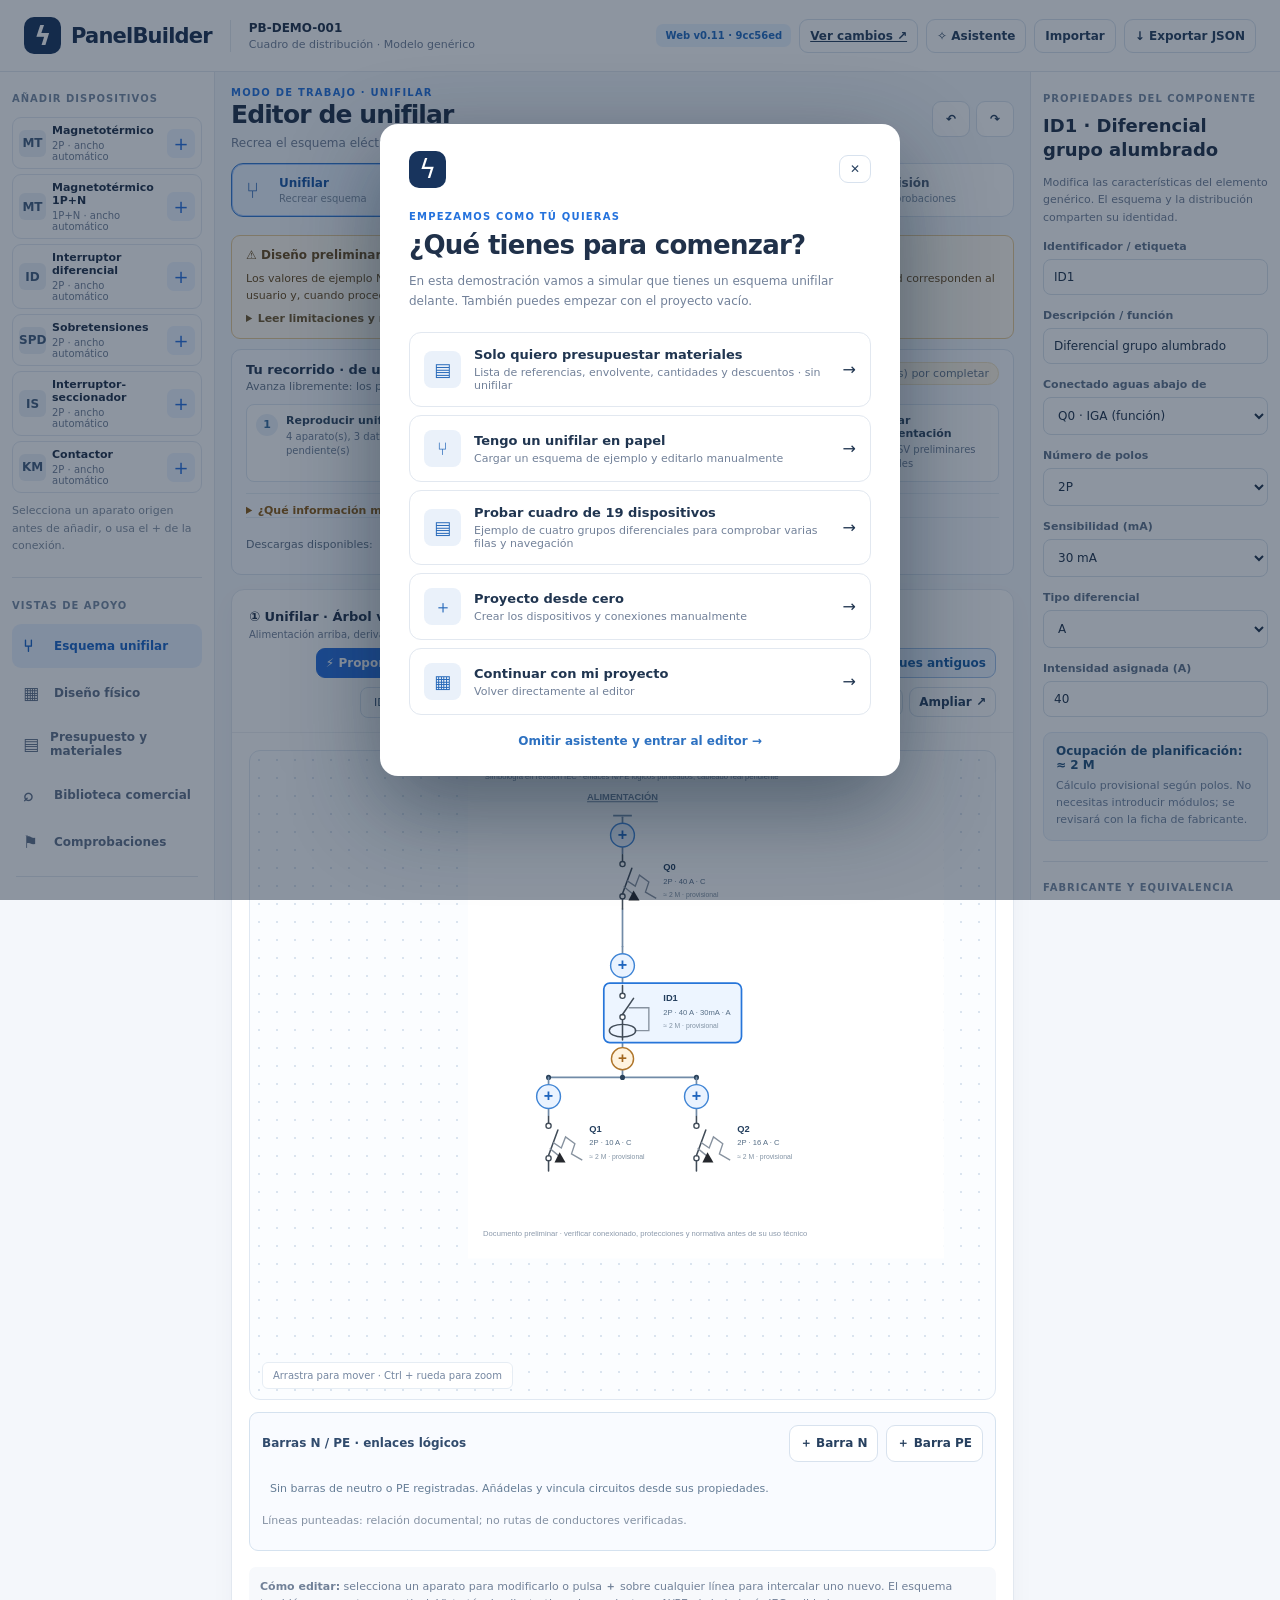
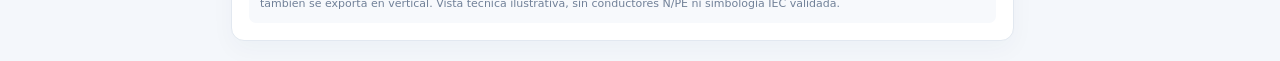
<file: docs/visual-r05/index.html>
<!DOCTYPE html>
<html lang="es">
<head>
  <meta charset="UTF-8" />
  <meta name="viewport" content="width=device-width, initial-scale=1.0" />
  <meta name="robots" content="noindex, nofollow, noarchive" />
  <title>PanelBuilder · Unifilar → Envolvente · v0.11</title>
  <link rel="stylesheet" href="styles.css?v=20261021-entrada-tecnica-ux2" />
  <!-- Capa v0.12 opt-in: sin modificar v0.11 si falta ?ux=v012. -->
  <link rel="stylesheet" href="v0.12/ux.css" />
  <link rel="stylesheet" href="v0.12/visual-cabinet.css?v=20261029-r05" />
</head>
<body>
  <header class="topbar">
    <div class="brand"><span class="brand-logo">ϟ</span><span>Panel<span class="brand-light">Builder</span></span></div>
    <div class="divider-vertical"></div>
    <div class="project-identity"><strong>PB-DEMO-001</strong><span>Cuadro de distribución · Modelo genérico</span></div>
    <div class="top-actions"><span class="pill pill-beta" id="pagesPreviewStatus">VISUAL R05 · PREVIEW</span><a class="button small" id="pagesCommitLink" href="https://github.com/sergioroqueh/panelbuilder-dev/pull/1" target="_blank" rel="noopener noreferrer" hidden>Ver cambios ↗</a><button type="button" class="button small" id="startGuide">✧ Asistente</button><button type="button" class="button small" id="importBtn">Importar</button><button type="button" class="button small" id="exportBtn">↓ Exportar JSON</button></div>
    <input id="fileInput" type="file" accept="application/json,.json" hidden />
  </header>
  <div class="app-shell">
    <aside class="left-panel">
      <section class="library-shortcuts" aria-label="Añadir dispositivos genéricos">
        <div class="section-heading">AÑADIR DISPOSITIVOS</div>
        <div id="library" class="library"></div>
        <p class="tiny-hint">Selecciona un aparato origen antes de añadir, o usa el + de la conexión.</p>
      </section>
      <div class="section-rule"></div>
      <div class="section-heading">VISTAS DE APOYO</div>
      <nav class="nav-list" aria-label="Vistas">
        <button class="nav-button active" data-view="unifilar"><span>⑂</span> Esquema unifilar</button>
        <button class="nav-button" data-view="physical"><span>▦</span> Diseño físico</button>
        <button class="nav-button" data-view="materials"><span>▤</span> Presupuesto y materiales</button>
        <button class="nav-button" data-view="catalog"><span>⌕</span> Biblioteca comercial</button>
        <button class="nav-button" data-view="checks"><span>⚑</span> Comprobaciones</button>
        <div class="nav-divider" aria-hidden="true"></div>
        <button class="nav-button nav-secondary" data-view="both"><span>▣</span> Vista combinada <small>Opcional</small></button>
      </nav>
      <div class="section-rule"></div>
      <div class="section-heading">PROYECTO</div>
      <label class="mini-label" for="alternativeSelect">Alternativa activa</label>
      <select id="alternativeSelect" class="select small-select"></select>
      <button id="duplicateBtn" class="button full subdued">⧉ Duplicar alternativa</button>
      <div class="section-rule"></div>
      <div class="section-heading">FABRICANTE DE REFERENCIA</div>
      <label class="mini-label" for="brandSelect">Consultar referencias por fabricante</label>
      <select id="brandSelect" class="select"></select>
      <button type="button" class="button full" id="openBrandReview">⇄ Comparar y guardar candidatas</button><p class="tiny-hint" id="brandHint">El esquema sigue siendo genérico. Las fichas documentales no cambian el montaje ni su ocupación.</p>
      <div class="section-rule"></div>
      <div class="left-bottom">Prototipo experimental · Sin certificación ni cálculo eléctrico. Los datos se guardan en este navegador; utiliza Exportar JSON para conservar una copia.</div>
    </aside>
    <main class="workspace">
      <div class="page-intro"><div><div class="eyebrow" id="workspaceEyebrow">MODO DE TRABAJO · UNIFILAR</div><h1 id="pageTitle">Editor de unifilar</h1><p id="pageSubtitle">Recrea tu esquema o cambia de modo si solo necesitas presupuestar materiales.</p></div><div class="intro-actions"><button class="button" id="undoBtn" title="Deshacer">↶</button><button class="button" id="redoBtn" title="Rehacer">↷</button></div></div>
      <nav class="workspace-tabs" aria-label="Modos de trabajo" id="workspaceTabs">
        <button class="workspace-tab active" type="button" data-workspace-view="unifilar" aria-pressed="true"><span>⑂</span><strong>Unifilar</strong><small>Recrear esquema</small></button>
        <button class="workspace-tab" type="button" data-workspace-view="materials" aria-pressed="false"><span>▤</span><strong>Presupuestar</strong><small>Materiales + descuento</small></button>
        <button class="workspace-tab" type="button" data-workspace-view="physical" aria-pressed="false"><span>▦</span><strong>Cuadro físico</strong><small>Envolvente y DIN</small></button>
        <button class="workspace-tab" type="button" data-workspace-view="checks" aria-pressed="false"><span>⚑</span><strong>Revisión</strong><small>Comprobaciones</small></button>
      </nav>
      <section class="sequence-panel" id="workflowBanner"><div class="stage"><span class="stage-number">1</span><span>Construye el unifilar</span></div><span class="stage-arrow">→</span><div class="stage"><span class="stage-number">2</span><span>Propón la envolvente</span></div><span class="stage-arrow">→</span><div class="stage"><span class="stage-number">3</span><span>Selecciona fabricante</span></div></section>
      <section id="responsibilityBanner" class="responsibility-banner" role="note" aria-label="Advertencia sobre responsabilidad y seguridad">
        <strong>⚠ Diseño preliminar, no apto por sí solo para fabricar ni instalar.</strong>
        <span>Los valores de ejemplo NO están calculados para tu instalación. El uso del proyecto y la comprobación de su idoneidad corresponden al usuario y, cuando proceda, al profesional competente.</span>
        <details><summary>Leer limitaciones y responsabilidad</summary><p>PanelBuilder no sustituye cálculos eléctricos ni proyecto técnico, ni certifica cumplimiento del REBT y normas UNE/IEC aplicables. Comprueba tensión, corriente, cortocircuito, curvas y selectividad, diferenciales, protección contra sobretensiones, conductores, disipación, envolvente y compatibilidad de accesorios antes de comprar, fabricar, montar o poner en servicio. Las referencias y PVP publicados pueden estar incompletos o desactualizados. Si falta un dato, solicítalo; no se debe inventar. Este aviso no limita las obligaciones legales que correspondan a quien desarrolla o suministra el software.</p></details>
      </section>
      <section id="workflowAssistant" class="workflow-guidance" aria-label="Ruta de trabajo desde unifilar existente"></section>
      <section class="action-bar" id="actionBar"><div class="action-description"><strong>Propuesta automática de montaje</strong><span>Anchuras provisionales por tipo/polos; formatos de 12, 18 o 24 módulos por fila.</span></div><div class="action-control"><label class="mini-label" for="reserveInput">Reserva</label><select id="reserveInput" class="select small-select"><option value="0">0 %</option><option value="10">10 %</option><option value="20">20 %</option><option value="30">30 %</option></select><button type="button" id="proposeBtn" class="button primary">⚡ Proponer envolvente y distribución</button></div></section>
      <div class="summary-row" id="summary"></div>
      <div id="enclosureChoices" class="enclosure-choices"></div>
      <div id="editorArea" class="editor-grid"></div>
      <div id="extraArea"></div>
      <section class="notice-box" id="noticePanel"></section>
    </main>
    <aside class="right-panel"><div id="inspector"></div></aside>
  </div>
  <div id="toast" class="toast" role="status" aria-live="polite"></div>
  <div class="modal-backdrop properties-backdrop" id="propertiesModal" aria-hidden="true">
    <div class="modal properties-dialog" role="dialog" aria-modal="true" aria-labelledby="propertiesTitle">
      <div class="modal-head">
        <div><div class="eyebrow">EDITOR DEL UNIFILAR</div><h2 id="propertiesTitle">Propiedades del elemento</h2></div>
        <button id="closeProperties" class="button tiny" type="button" aria-label="Cerrar propiedades">✕</button>
      </div>
      <div class="properties-content" id="propertiesMount"></div>
    </div>
  </div>
  <div class="modal-backdrop" id="wizard" aria-hidden="true"><div class="modal" role="dialog" aria-modal="true" aria-labelledby="wizardTitle"><div class="modal-head"><span class="brand-logo">ϟ</span><button id="closeWizard" class="button tiny" type="button">✕</button></div><div class="eyebrow">EMPEZAMOS COMO TÚ QUIERAS</div><h2 id="wizardTitle">¿Qué tienes para comenzar?</h2><p>En esta demostración vamos a simular que tienes un esquema unifilar delante. También puedes empezar con el proyecto vacío.</p><div class="wizard-options"><button class="wizard-option" data-wizard="budget"><span class="wizard-symbol">▤</span><span><strong>Solo quiero presupuestar materiales</strong><small>Lista de referencias, envolvente, cantidades y descuentos · sin unifilar</small></span><span>→</span></button><button class="wizard-option" data-wizard="demo"><span class="wizard-symbol">⑂</span><span><strong>Tengo un unifilar en papel</strong><small>Cargar un esquema de ejemplo y editarlo manualmente</small></span><span>→</span></button><button class="wizard-option" data-wizard="large"><span class="wizard-symbol">▤</span><span><strong>Probar cuadro de 19 dispositivos</strong><small>Ejemplo de cuatro grupos diferenciales para comprobar varias filas y navegación</small></span><span>→</span></button><button class="wizard-option" data-wizard="blank"><span class="wizard-symbol">＋</span><span><strong>Proyecto desde cero</strong><small>Crear los dispositivos y conexiones manualmente</small></span><span>→</span></button><button class="wizard-option" data-wizard="continue"><span class="wizard-symbol">▦</span><span><strong>Continuar con mi proyecto</strong><small>Volver directamente al editor</small></span><span>→</span></button></div><button id="skipWizard" class="skip-link">Omitir asistente y entrar al editor →</button></div></div>
  <div class="modal-backdrop" id="insertModal" aria-hidden="true">
    <div class="modal insert-dialog" role="dialog" aria-modal="true" aria-labelledby="insertTitle">
      <div class="modal-head"><span class="eyebrow">EDITAR CONEXIÓN DEL UNIFILAR</span><button class="button tiny" type="button" id="closeInsert" aria-label="Cerrar">✕</button></div>
      <h2 id="insertTitle">Añadir aparato en esta conexión</h2>
      <p id="insertDescription"></p>
      <div id="insertChoices" class="insert-choices"></div>
      <p class="dialog-warning">Las protecciones convencionales se intercalan; el SPD se crea como derivación y nunca alimenta las ramas existentes. Comprueba clase, red, Uc, In/Imax, protección de respaldo y conexión PE. Ninguna selección valida el cableado. Vuelve a calcular la distribución física.</p>
    </div>
  </div>
  <div class="modal-backdrop" id="brandReview" aria-hidden="true"><div class="modal brand-review" role="dialog" aria-modal="true" aria-labelledby="brandReviewTitle"><div class="modal-head"><div><div class="eyebrow">SELECCIÓN MULTIMARCA CONDICIONADA</div><h2 id="brandReviewTitle">Preselección comercial</h2></div><button id="closeBrandReview" class="button tiny" aria-label="Cerrar" type="button">✕</button></div><p class="review-warning">El catálogo actual es una muestra parcial, no contiene todas las referencias. La anchura genérica es orientativa. Algunas referencias cuentan con ficha técnica pero aún no con anchura comercial verificada: se guardan solo como candidatas documentales y NO cambian el montaje. Las preselecciones del minicátalogo dimensional son independientes. No se garantiza equivalencia técnica completa. Comprueba normativa aplicable, Icn/Icu, tensión, bornes, coordinación, accesorios, compatibilidad térmica y montaje. Los cambios dimensionales solo se aplicarán tras tu confirmación.</p><div class="review-scroll"><table><thead><tr><th>Aparato genérico</th><th>Selector de referencia</th><th>Comparativa técnica y dimensional</th></tr></thead><tbody id="brandReviewTable"></tbody></table></div><div class="review-actions"><button type="button" class="button" id="closeBrandReviewSecondary" onclick="document.getElementById('closeBrandReview').click()">Cancelar</button><button class="button" type="button" id="autoPickBrandReview">Autoasignar solo con dimensión documentada</button><button class="button primary" type="button" id="applyBrandReview">Guardar selección condicionada</button></div></div></div><script src="engine.js"></script><script src="catalogo.js"></script><script src="multibrand.js"></script>
  <script src="schematic-symbols.js"></script><script src="pricing.js"></script><script src="circuits.js"></script><script src="busbars.js"></script><script src="physical-aux.js"></script><script src="enclosure-geometry.js"></script><script src="physical-construction.js"></script><script src="schneider-ic60n.js"></script><script src="commercial-catalog.js"></script><script src="accessory-links.js"></script><script src="commercial-ui.js"></script><script src="enclosure-candidates.js"></script><script src="specialized-candidates.js"></script><script src="apparatus-candidates.js"></script><script src="commercial-placement.js"></script><script src="din-reflow.js"></script><script src="din-compact.js"></script><script src="din-insert.js"></script><script src="din-touch.js"></script>
  <script src="din-motion-feedback.js"></script><script src="mounting-clearance.js"></script><script src="manufacturer-materials.js"></script>
  <script src="manufacturer-hosts.js"></script>
  <script src="manufacturer-electrical-r15.js"></script><script src="manufacturer-din-review.js"></script>
  <script src="physical-accessories.js"></script><script src="din-assemblies.js"></script><script src="workflow-guidance.js"></script><script src="material-csv.js"></script><script src="tariff-local.js"></script><script src="quick-budget.js"></script><script src="technical-evidence-r30.js"></script><script src="technical-dossiers-r31.js"></script><script src="pole-topology-r32.js"></script><script src="switching-evidence-r33.js"></script><script src="evidence-review-r34.js"></script><script src="budget-spec.js"></script><script src="v0.12/material-review.js"></script><script src="app.js"></script><script src="site-version.js"></script><script src="v0.12/ux.js"></script>
</body>
</html>
</file>
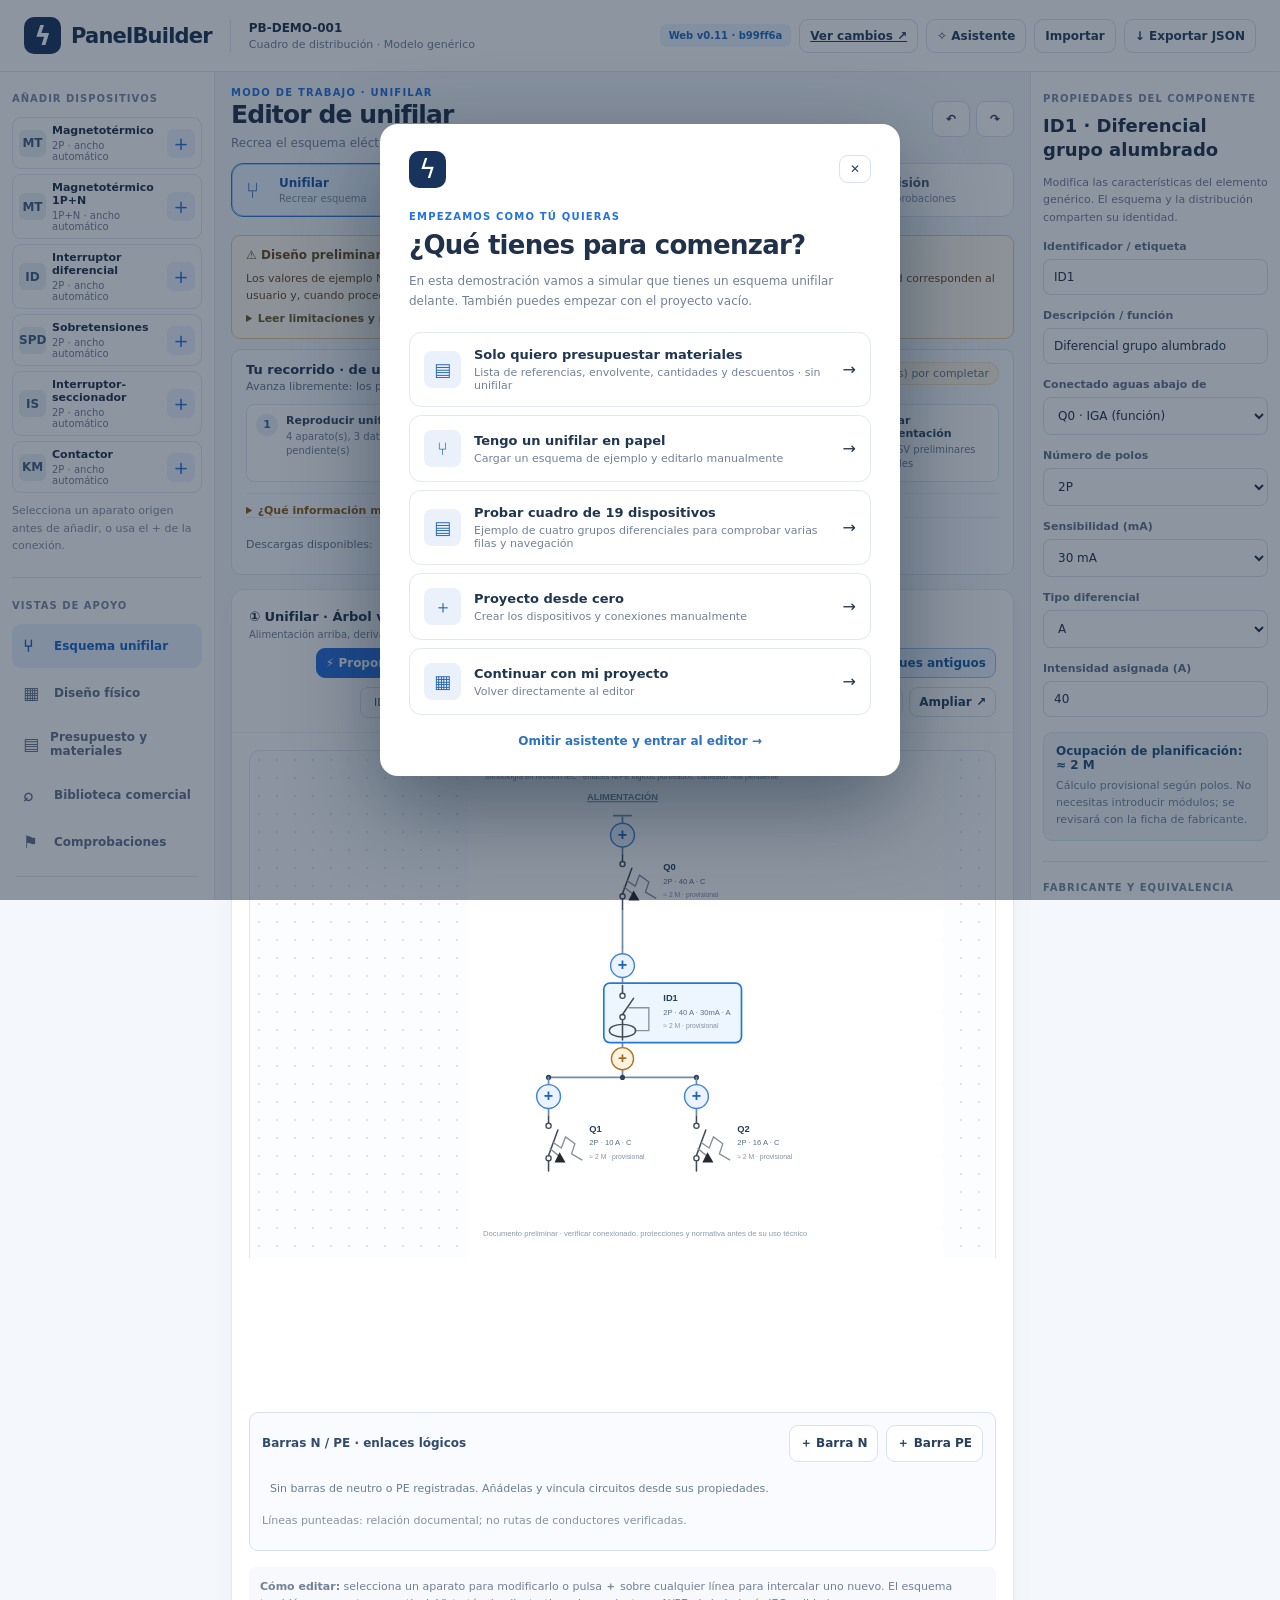
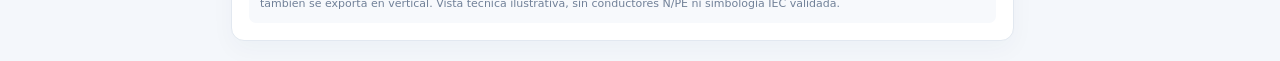
<file: docs/visual-r06/index.html>
<!DOCTYPE html>
<html lang="es">
<head>
  <meta charset="UTF-8" />
  <meta name="viewport" content="width=device-width, initial-scale=1.0" />
  <meta name="robots" content="noindex, nofollow, noarchive" />
  <title>PanelBuilder · Unifilar → Envolvente · v0.11</title>
  <link rel="stylesheet" href="styles.css?v=20261021-entrada-tecnica-ux2" />
  <!-- Capa v0.12 opt-in: sin modificar v0.11 si falta ?ux=v012. -->
  <link rel="stylesheet" href="v0.12/ux.css" />
  <link rel="stylesheet" href="v0.12/visual-cabinet.css?v=20261029-r06" />
</head>
<body>
  <header class="topbar">
    <div class="brand"><span class="brand-logo">ϟ</span><span>Panel<span class="brand-light">Builder</span></span></div>
    <div class="divider-vertical"></div>
    <div class="project-identity"><strong>PB-DEMO-001</strong><span>Cuadro de distribución · Modelo genérico</span></div>
    <div class="top-actions"><span class="pill pill-beta" id="pagesPreviewStatus">VISUAL R06 · PREVIEW</span><a class="button small" id="pagesCommitLink" href="https://github.com/sergioroqueh/panelbuilder-dev/pull/1" target="_blank" rel="noopener noreferrer" hidden>Ver cambios ↗</a><button type="button" class="button small" id="startGuide">✧ Asistente</button><button type="button" class="button small" id="importBtn">Importar</button><button type="button" class="button small" id="exportBtn">↓ Exportar JSON</button></div>
    <input id="fileInput" type="file" accept="application/json,.json" hidden />
  </header>
  <div class="app-shell">
    <aside class="left-panel">
      <section class="library-shortcuts" aria-label="Añadir dispositivos genéricos">
        <div class="section-heading">AÑADIR DISPOSITIVOS</div>
        <div id="library" class="library"></div>
        <p class="tiny-hint">Selecciona un aparato origen antes de añadir, o usa el + de la conexión.</p>
      </section>
      <div class="section-rule"></div>
      <div class="section-heading">VISTAS DE APOYO</div>
      <nav class="nav-list" aria-label="Vistas">
        <button class="nav-button active" data-view="unifilar"><span>⑂</span> Esquema unifilar</button>
        <button class="nav-button" data-view="physical"><span>▦</span> Diseño físico</button>
        <button class="nav-button" data-view="materials"><span>▤</span> Presupuesto y materiales</button>
        <button class="nav-button" data-view="catalog"><span>⌕</span> Biblioteca comercial</button>
        <button class="nav-button" data-view="checks"><span>⚑</span> Comprobaciones</button>
        <div class="nav-divider" aria-hidden="true"></div>
        <button class="nav-button nav-secondary" data-view="both"><span>▣</span> Vista combinada <small>Opcional</small></button>
      </nav>
      <div class="section-rule"></div>
      <div class="section-heading">PROYECTO</div>
      <label class="mini-label" for="alternativeSelect">Alternativa activa</label>
      <select id="alternativeSelect" class="select small-select"></select>
      <button id="duplicateBtn" class="button full subdued">⧉ Duplicar alternativa</button>
      <div class="section-rule"></div>
      <div class="section-heading">FABRICANTE DE REFERENCIA</div>
      <label class="mini-label" for="brandSelect">Consultar referencias por fabricante</label>
      <select id="brandSelect" class="select"></select>
      <button type="button" class="button full" id="openBrandReview">⇄ Comparar y guardar candidatas</button><p class="tiny-hint" id="brandHint">El esquema sigue siendo genérico. Las fichas documentales no cambian el montaje ni su ocupación.</p>
      <div class="section-rule"></div>
      <div class="left-bottom">Prototipo experimental · Sin certificación ni cálculo eléctrico. Los datos se guardan en este navegador; utiliza Exportar JSON para conservar una copia.</div>
    </aside>
    <main class="workspace">
      <div class="page-intro"><div><div class="eyebrow" id="workspaceEyebrow">MODO DE TRABAJO · UNIFILAR</div><h1 id="pageTitle">Editor de unifilar</h1><p id="pageSubtitle">Recrea tu esquema o cambia de modo si solo necesitas presupuestar materiales.</p></div><div class="intro-actions"><button class="button" id="undoBtn" title="Deshacer">↶</button><button class="button" id="redoBtn" title="Rehacer">↷</button></div></div>
      <nav class="workspace-tabs" aria-label="Modos de trabajo" id="workspaceTabs">
        <button class="workspace-tab active" type="button" data-workspace-view="unifilar" aria-pressed="true"><span>⑂</span><strong>Unifilar</strong><small>Recrear esquema</small></button>
        <button class="workspace-tab" type="button" data-workspace-view="materials" aria-pressed="false"><span>▤</span><strong>Presupuestar</strong><small>Materiales + descuento</small></button>
        <button class="workspace-tab" type="button" data-workspace-view="physical" aria-pressed="false"><span>▦</span><strong>Cuadro físico</strong><small>Envolvente y DIN</small></button>
        <button class="workspace-tab" type="button" data-workspace-view="checks" aria-pressed="false"><span>⚑</span><strong>Revisión</strong><small>Comprobaciones</small></button>
      </nav>
      <section class="sequence-panel" id="workflowBanner"><div class="stage"><span class="stage-number">1</span><span>Construye el unifilar</span></div><span class="stage-arrow">→</span><div class="stage"><span class="stage-number">2</span><span>Propón la envolvente</span></div><span class="stage-arrow">→</span><div class="stage"><span class="stage-number">3</span><span>Selecciona fabricante</span></div></section>
      <section id="responsibilityBanner" class="responsibility-banner" role="note" aria-label="Advertencia sobre responsabilidad y seguridad">
        <strong>⚠ Diseño preliminar, no apto por sí solo para fabricar ni instalar.</strong>
        <span>Los valores de ejemplo NO están calculados para tu instalación. El uso del proyecto y la comprobación de su idoneidad corresponden al usuario y, cuando proceda, al profesional competente.</span>
        <details><summary>Leer limitaciones y responsabilidad</summary><p>PanelBuilder no sustituye cálculos eléctricos ni proyecto técnico, ni certifica cumplimiento del REBT y normas UNE/IEC aplicables. Comprueba tensión, corriente, cortocircuito, curvas y selectividad, diferenciales, protección contra sobretensiones, conductores, disipación, envolvente y compatibilidad de accesorios antes de comprar, fabricar, montar o poner en servicio. Las referencias y PVP publicados pueden estar incompletos o desactualizados. Si falta un dato, solicítalo; no se debe inventar. Este aviso no limita las obligaciones legales que correspondan a quien desarrolla o suministra el software.</p></details>
      </section>
      <section id="workflowAssistant" class="workflow-guidance" aria-label="Ruta de trabajo desde unifilar existente"></section>
      <section class="action-bar" id="actionBar"><div class="action-description"><strong>Propuesta automática de montaje</strong><span>Anchuras provisionales por tipo/polos; formatos de 12, 18 o 24 módulos por fila.</span></div><div class="action-control"><label class="mini-label" for="reserveInput">Reserva</label><select id="reserveInput" class="select small-select"><option value="0">0 %</option><option value="10">10 %</option><option value="20">20 %</option><option value="30">30 %</option></select><button type="button" id="proposeBtn" class="button primary">⚡ Proponer envolvente y distribución</button></div></section>
      <div class="summary-row" id="summary"></div>
      <div id="enclosureChoices" class="enclosure-choices"></div>
      <div id="editorArea" class="editor-grid"></div>
      <div id="extraArea"></div>
      <section class="notice-box" id="noticePanel"></section>
    </main>
    <aside class="right-panel"><div id="inspector"></div></aside>
  </div>
  <div id="toast" class="toast" role="status" aria-live="polite"></div>
  <div class="modal-backdrop properties-backdrop" id="propertiesModal" aria-hidden="true">
    <div class="modal properties-dialog" role="dialog" aria-modal="true" aria-labelledby="propertiesTitle">
      <div class="modal-head">
        <div><div class="eyebrow">EDITOR DEL UNIFILAR</div><h2 id="propertiesTitle">Propiedades del elemento</h2></div>
        <button id="closeProperties" class="button tiny" type="button" aria-label="Cerrar propiedades">✕</button>
      </div>
      <div class="properties-content" id="propertiesMount"></div>
    </div>
  </div>
  <div class="modal-backdrop" id="wizard" aria-hidden="true"><div class="modal" role="dialog" aria-modal="true" aria-labelledby="wizardTitle"><div class="modal-head"><span class="brand-logo">ϟ</span><button id="closeWizard" class="button tiny" type="button">✕</button></div><div class="eyebrow">EMPEZAMOS COMO TÚ QUIERAS</div><h2 id="wizardTitle">¿Qué tienes para comenzar?</h2><p>En esta demostración vamos a simular que tienes un esquema unifilar delante. También puedes empezar con el proyecto vacío.</p><div class="wizard-options"><button class="wizard-option" data-wizard="budget"><span class="wizard-symbol">▤</span><span><strong>Solo quiero presupuestar materiales</strong><small>Lista de referencias, envolvente, cantidades y descuentos · sin unifilar</small></span><span>→</span></button><button class="wizard-option" data-wizard="demo"><span class="wizard-symbol">⑂</span><span><strong>Tengo un unifilar en papel</strong><small>Cargar un esquema de ejemplo y editarlo manualmente</small></span><span>→</span></button><button class="wizard-option" data-wizard="large"><span class="wizard-symbol">▤</span><span><strong>Probar cuadro de 19 dispositivos</strong><small>Ejemplo de cuatro grupos diferenciales para comprobar varias filas y navegación</small></span><span>→</span></button><button class="wizard-option" data-wizard="blank"><span class="wizard-symbol">＋</span><span><strong>Proyecto desde cero</strong><small>Crear los dispositivos y conexiones manualmente</small></span><span>→</span></button><button class="wizard-option" data-wizard="continue"><span class="wizard-symbol">▦</span><span><strong>Continuar con mi proyecto</strong><small>Volver directamente al editor</small></span><span>→</span></button></div><button id="skipWizard" class="skip-link">Omitir asistente y entrar al editor →</button></div></div>
  <div class="modal-backdrop" id="insertModal" aria-hidden="true">
    <div class="modal insert-dialog" role="dialog" aria-modal="true" aria-labelledby="insertTitle">
      <div class="modal-head"><span class="eyebrow">EDITAR CONEXIÓN DEL UNIFILAR</span><button class="button tiny" type="button" id="closeInsert" aria-label="Cerrar">✕</button></div>
      <h2 id="insertTitle">Añadir aparato en esta conexión</h2>
      <p id="insertDescription"></p>
      <div id="insertChoices" class="insert-choices"></div>
      <p class="dialog-warning">Las protecciones convencionales se intercalan; el SPD se crea como derivación y nunca alimenta las ramas existentes. Comprueba clase, red, Uc, In/Imax, protección de respaldo y conexión PE. Ninguna selección valida el cableado. Vuelve a calcular la distribución física.</p>
    </div>
  </div>
  <div class="modal-backdrop" id="brandReview" aria-hidden="true"><div class="modal brand-review" role="dialog" aria-modal="true" aria-labelledby="brandReviewTitle"><div class="modal-head"><div><div class="eyebrow">SELECCIÓN MULTIMARCA CONDICIONADA</div><h2 id="brandReviewTitle">Preselección comercial</h2></div><button id="closeBrandReview" class="button tiny" aria-label="Cerrar" type="button">✕</button></div><p class="review-warning">El catálogo actual es una muestra parcial, no contiene todas las referencias. La anchura genérica es orientativa. Algunas referencias cuentan con ficha técnica pero aún no con anchura comercial verificada: se guardan solo como candidatas documentales y NO cambian el montaje. Las preselecciones del minicátalogo dimensional son independientes. No se garantiza equivalencia técnica completa. Comprueba normativa aplicable, Icn/Icu, tensión, bornes, coordinación, accesorios, compatibilidad térmica y montaje. Los cambios dimensionales solo se aplicarán tras tu confirmación.</p><div class="review-scroll"><table><thead><tr><th>Aparato genérico</th><th>Selector de referencia</th><th>Comparativa técnica y dimensional</th></tr></thead><tbody id="brandReviewTable"></tbody></table></div><div class="review-actions"><button type="button" class="button" id="closeBrandReviewSecondary" onclick="document.getElementById('closeBrandReview').click()">Cancelar</button><button class="button" type="button" id="autoPickBrandReview">Autoasignar solo con dimensión documentada</button><button class="button primary" type="button" id="applyBrandReview">Guardar selección condicionada</button></div></div></div><script src="engine.js"></script><script src="catalogo.js"></script><script src="multibrand.js"></script>
  <script src="schematic-symbols.js"></script><script src="pricing.js"></script><script src="circuits.js"></script><script src="busbars.js"></script><script src="physical-aux.js"></script><script src="enclosure-geometry.js"></script><script src="physical-construction.js"></script><script src="schneider-ic60n.js"></script><script src="commercial-catalog.js"></script><script src="accessory-links.js"></script><script src="commercial-ui.js"></script><script src="enclosure-candidates.js"></script><script src="specialized-candidates.js"></script><script src="apparatus-candidates.js"></script><script src="commercial-placement.js"></script><script src="din-reflow.js"></script><script src="din-compact.js"></script><script src="din-insert.js"></script><script src="din-touch.js"></script>
  <script src="din-motion-feedback.js"></script><script src="mounting-clearance.js"></script><script src="manufacturer-materials.js"></script>
  <script src="manufacturer-hosts.js"></script>
  <script src="manufacturer-electrical-r15.js"></script><script src="manufacturer-din-review.js"></script>
  <script src="physical-accessories.js"></script><script src="din-assemblies.js"></script><script src="workflow-guidance.js"></script><script src="material-csv.js"></script><script src="tariff-local.js"></script><script src="quick-budget.js"></script><script src="technical-evidence-r30.js"></script><script src="technical-dossiers-r31.js"></script><script src="pole-topology-r32.js"></script><script src="switching-evidence-r33.js"></script><script src="evidence-review-r34.js"></script><script src="budget-spec.js"></script><script src="v0.12/material-review.js"></script><script src="app.js"></script><script src="site-version.js"></script><script src="v0.12/ux.js"></script>
</body>
</html>
</file>
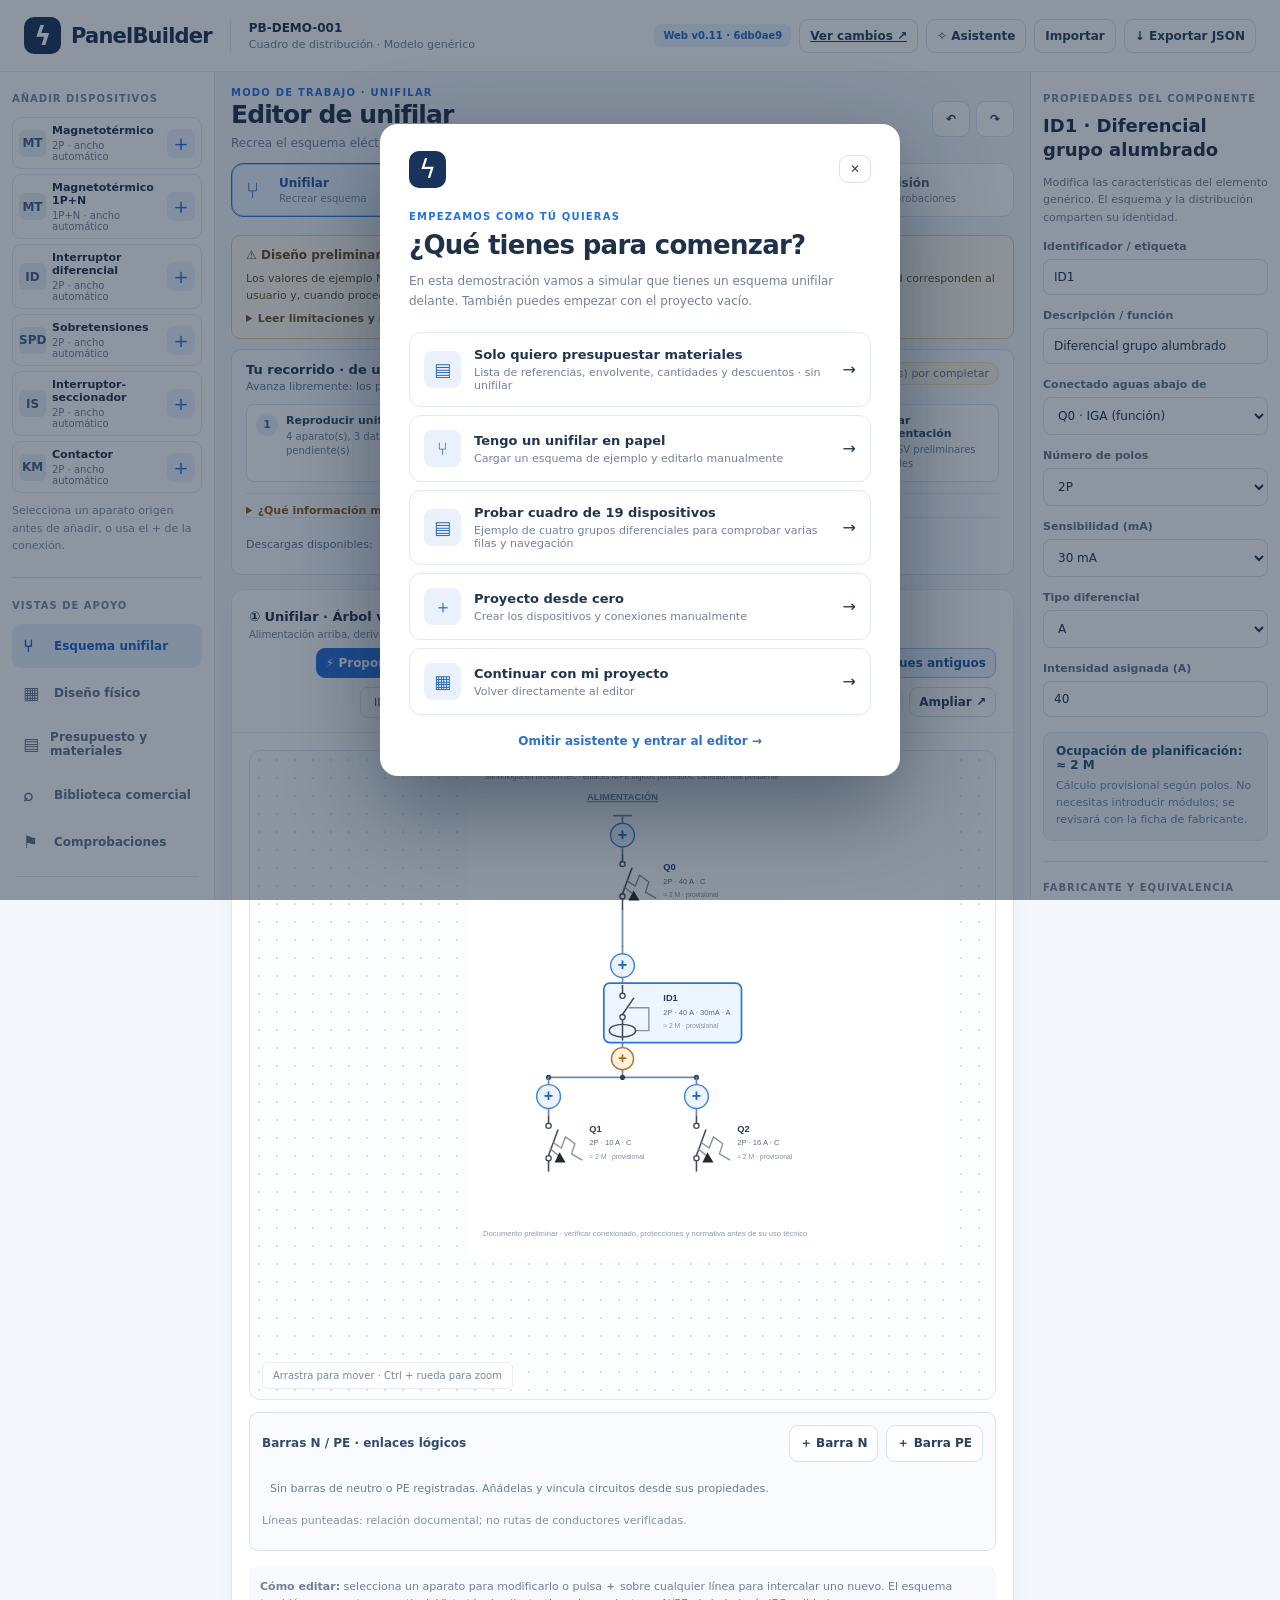
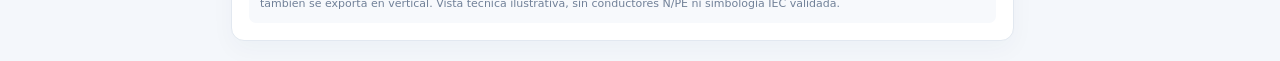
<file: docs/visual-r07/index.html>
<!DOCTYPE html>
<html lang="es">
<head>
  <meta charset="UTF-8" />
  <meta name="viewport" content="width=device-width, initial-scale=1.0" />
  <meta name="robots" content="noindex, nofollow, noarchive" />
  <title>PanelBuilder · Unifilar → Envolvente · v0.11</title>
  <link rel="stylesheet" href="styles.css?v=20261021-entrada-tecnica-ux2" />
  <!-- Capa v0.12 opt-in: sin modificar v0.11 si falta ?ux=v012. -->
  <link rel="stylesheet" href="v0.12/ux.css" />
  <link rel="stylesheet" href="v0.12/visual-cabinet.css?v=20261029-r07" />
</head>
<body>
  <header class="topbar">
    <div class="brand"><span class="brand-logo">ϟ</span><span>Panel<span class="brand-light">Builder</span></span></div>
    <div class="divider-vertical"></div>
    <div class="project-identity"><strong>PB-DEMO-001</strong><span>Cuadro de distribución · Modelo genérico</span></div>
    <div class="top-actions"><span class="pill pill-beta" id="pagesPreviewStatus">VISUAL R07 · PREVIEW</span><a class="button small" id="pagesCommitLink" href="https://github.com/sergioroqueh/panelbuilder-dev/pull/1" target="_blank" rel="noopener noreferrer" hidden>Ver cambios ↗</a><button type="button" class="button small" id="startGuide">✧ Asistente</button><button type="button" class="button small" id="importBtn">Importar</button><button type="button" class="button small" id="exportBtn">↓ Exportar JSON</button></div>
    <input id="fileInput" type="file" accept="application/json,.json" hidden />
  </header>
  <div class="app-shell">
    <aside class="left-panel">
      <section class="library-shortcuts" aria-label="Añadir dispositivos genéricos">
        <div class="section-heading">AÑADIR DISPOSITIVOS</div>
        <div id="library" class="library"></div>
        <p class="tiny-hint">Selecciona un aparato origen antes de añadir, o usa el + de la conexión.</p>
      </section>
      <div class="section-rule"></div>
      <div class="section-heading">VISTAS DE APOYO</div>
      <nav class="nav-list" aria-label="Vistas">
        <button class="nav-button active" data-view="unifilar"><span>⑂</span> Esquema unifilar</button>
        <button class="nav-button" data-view="physical"><span>▦</span> Diseño físico</button>
        <button class="nav-button" data-view="materials"><span>▤</span> Presupuesto y materiales</button>
        <button class="nav-button" data-view="catalog"><span>⌕</span> Biblioteca comercial</button>
        <button class="nav-button" data-view="checks"><span>⚑</span> Comprobaciones</button>
        <div class="nav-divider" aria-hidden="true"></div>
        <button class="nav-button nav-secondary" data-view="both"><span>▣</span> Vista combinada <small>Opcional</small></button>
      </nav>
      <div class="section-rule"></div>
      <div class="section-heading">PROYECTO</div>
      <label class="mini-label" for="alternativeSelect">Alternativa activa</label>
      <select id="alternativeSelect" class="select small-select"></select>
      <button id="duplicateBtn" class="button full subdued">⧉ Duplicar alternativa</button>
      <div class="section-rule"></div>
      <div class="section-heading">FABRICANTE DE REFERENCIA</div>
      <label class="mini-label" for="brandSelect">Consultar referencias por fabricante</label>
      <select id="brandSelect" class="select"></select>
      <button type="button" class="button full" id="openBrandReview">⇄ Comparar y guardar candidatas</button><p class="tiny-hint" id="brandHint">El esquema sigue siendo genérico. Las fichas documentales no cambian el montaje ni su ocupación.</p>
      <div class="section-rule"></div>
      <div class="left-bottom">Prototipo experimental · Sin certificación ni cálculo eléctrico. Los datos se guardan en este navegador; utiliza Exportar JSON para conservar una copia.</div>
    </aside>
    <main class="workspace">
      <div class="page-intro"><div><div class="eyebrow" id="workspaceEyebrow">MODO DE TRABAJO · UNIFILAR</div><h1 id="pageTitle">Editor de unifilar</h1><p id="pageSubtitle">Recrea tu esquema o cambia de modo si solo necesitas presupuestar materiales.</p></div><div class="intro-actions"><button class="button" id="undoBtn" title="Deshacer">↶</button><button class="button" id="redoBtn" title="Rehacer">↷</button></div></div>
      <nav class="workspace-tabs" aria-label="Modos de trabajo" id="workspaceTabs">
        <button class="workspace-tab active" type="button" data-workspace-view="unifilar" aria-pressed="true"><span>⑂</span><strong>Unifilar</strong><small>Recrear esquema</small></button>
        <button class="workspace-tab" type="button" data-workspace-view="materials" aria-pressed="false"><span>▤</span><strong>Presupuestar</strong><small>Materiales + descuento</small></button>
        <button class="workspace-tab" type="button" data-workspace-view="physical" aria-pressed="false"><span>▦</span><strong>Cuadro físico</strong><small>Envolvente y DIN</small></button>
        <button class="workspace-tab" type="button" data-workspace-view="checks" aria-pressed="false"><span>⚑</span><strong>Revisión</strong><small>Comprobaciones</small></button>
      </nav>
      <section class="sequence-panel" id="workflowBanner"><div class="stage"><span class="stage-number">1</span><span>Construye el unifilar</span></div><span class="stage-arrow">→</span><div class="stage"><span class="stage-number">2</span><span>Propón la envolvente</span></div><span class="stage-arrow">→</span><div class="stage"><span class="stage-number">3</span><span>Selecciona fabricante</span></div></section>
      <section id="responsibilityBanner" class="responsibility-banner" role="note" aria-label="Advertencia sobre responsabilidad y seguridad">
        <strong>⚠ Diseño preliminar, no apto por sí solo para fabricar ni instalar.</strong>
        <span>Los valores de ejemplo NO están calculados para tu instalación. El uso del proyecto y la comprobación de su idoneidad corresponden al usuario y, cuando proceda, al profesional competente.</span>
        <details><summary>Leer limitaciones y responsabilidad</summary><p>PanelBuilder no sustituye cálculos eléctricos ni proyecto técnico, ni certifica cumplimiento del REBT y normas UNE/IEC aplicables. Comprueba tensión, corriente, cortocircuito, curvas y selectividad, diferenciales, protección contra sobretensiones, conductores, disipación, envolvente y compatibilidad de accesorios antes de comprar, fabricar, montar o poner en servicio. Las referencias y PVP publicados pueden estar incompletos o desactualizados. Si falta un dato, solicítalo; no se debe inventar. Este aviso no limita las obligaciones legales que correspondan a quien desarrolla o suministra el software.</p></details>
      </section>
      <section id="workflowAssistant" class="workflow-guidance" aria-label="Ruta de trabajo desde unifilar existente"></section>
      <section class="action-bar" id="actionBar"><div class="action-description"><strong>Propuesta automática de montaje</strong><span>Anchuras provisionales por tipo/polos; formatos de 12, 18 o 24 módulos por fila.</span></div><div class="action-control"><label class="mini-label" for="reserveInput">Reserva</label><select id="reserveInput" class="select small-select"><option value="0">0 %</option><option value="10">10 %</option><option value="20">20 %</option><option value="30">30 %</option></select><button type="button" id="proposeBtn" class="button primary">⚡ Proponer envolvente y distribución</button></div></section>
      <div class="summary-row" id="summary"></div>
      <div id="enclosureChoices" class="enclosure-choices"></div>
      <div id="editorArea" class="editor-grid"></div>
      <div id="extraArea"></div>
      <section class="notice-box" id="noticePanel"></section>
    </main>
    <aside class="right-panel"><div id="inspector"></div></aside>
  </div>
  <div id="toast" class="toast" role="status" aria-live="polite"></div>
  <div class="modal-backdrop properties-backdrop" id="propertiesModal" aria-hidden="true">
    <div class="modal properties-dialog" role="dialog" aria-modal="true" aria-labelledby="propertiesTitle">
      <div class="modal-head">
        <div><div class="eyebrow">EDITOR DEL UNIFILAR</div><h2 id="propertiesTitle">Propiedades del elemento</h2></div>
        <button id="closeProperties" class="button tiny" type="button" aria-label="Cerrar propiedades">✕</button>
      </div>
      <div class="properties-content" id="propertiesMount"></div>
    </div>
  </div>
  <div class="modal-backdrop" id="wizard" aria-hidden="true"><div class="modal" role="dialog" aria-modal="true" aria-labelledby="wizardTitle"><div class="modal-head"><span class="brand-logo">ϟ</span><button id="closeWizard" class="button tiny" type="button">✕</button></div><div class="eyebrow">EMPEZAMOS COMO TÚ QUIERAS</div><h2 id="wizardTitle">¿Qué tienes para comenzar?</h2><p>En esta demostración vamos a simular que tienes un esquema unifilar delante. También puedes empezar con el proyecto vacío.</p><div class="wizard-options"><button class="wizard-option" data-wizard="budget"><span class="wizard-symbol">▤</span><span><strong>Solo quiero presupuestar materiales</strong><small>Lista de referencias, envolvente, cantidades y descuentos · sin unifilar</small></span><span>→</span></button><button class="wizard-option" data-wizard="demo"><span class="wizard-symbol">⑂</span><span><strong>Tengo un unifilar en papel</strong><small>Cargar un esquema de ejemplo y editarlo manualmente</small></span><span>→</span></button><button class="wizard-option" data-wizard="large"><span class="wizard-symbol">▤</span><span><strong>Probar cuadro de 19 dispositivos</strong><small>Ejemplo de cuatro grupos diferenciales para comprobar varias filas y navegación</small></span><span>→</span></button><button class="wizard-option" data-wizard="blank"><span class="wizard-symbol">＋</span><span><strong>Proyecto desde cero</strong><small>Crear los dispositivos y conexiones manualmente</small></span><span>→</span></button><button class="wizard-option" data-wizard="continue"><span class="wizard-symbol">▦</span><span><strong>Continuar con mi proyecto</strong><small>Volver directamente al editor</small></span><span>→</span></button></div><button id="skipWizard" class="skip-link">Omitir asistente y entrar al editor →</button></div></div>
  <div class="modal-backdrop" id="insertModal" aria-hidden="true">
    <div class="modal insert-dialog" role="dialog" aria-modal="true" aria-labelledby="insertTitle">
      <div class="modal-head"><span class="eyebrow">EDITAR CONEXIÓN DEL UNIFILAR</span><button class="button tiny" type="button" id="closeInsert" aria-label="Cerrar">✕</button></div>
      <h2 id="insertTitle">Añadir aparato en esta conexión</h2>
      <p id="insertDescription"></p>
      <div id="insertChoices" class="insert-choices"></div>
      <p class="dialog-warning">Las protecciones convencionales se intercalan; el SPD se crea como derivación y nunca alimenta las ramas existentes. Comprueba clase, red, Uc, In/Imax, protección de respaldo y conexión PE. Ninguna selección valida el cableado. Vuelve a calcular la distribución física.</p>
    </div>
  </div>
  <div class="modal-backdrop" id="brandReview" aria-hidden="true"><div class="modal brand-review" role="dialog" aria-modal="true" aria-labelledby="brandReviewTitle"><div class="modal-head"><div><div class="eyebrow">SELECCIÓN MULTIMARCA CONDICIONADA</div><h2 id="brandReviewTitle">Preselección comercial</h2></div><button id="closeBrandReview" class="button tiny" aria-label="Cerrar" type="button">✕</button></div><p class="review-warning">El catálogo actual es una muestra parcial, no contiene todas las referencias. La anchura genérica es orientativa. Algunas referencias cuentan con ficha técnica pero aún no con anchura comercial verificada: se guardan solo como candidatas documentales y NO cambian el montaje. Las preselecciones del minicátalogo dimensional son independientes. No se garantiza equivalencia técnica completa. Comprueba normativa aplicable, Icn/Icu, tensión, bornes, coordinación, accesorios, compatibilidad térmica y montaje. Los cambios dimensionales solo se aplicarán tras tu confirmación.</p><div class="review-scroll"><table><thead><tr><th>Aparato genérico</th><th>Selector de referencia</th><th>Comparativa técnica y dimensional</th></tr></thead><tbody id="brandReviewTable"></tbody></table></div><div class="review-actions"><button type="button" class="button" id="closeBrandReviewSecondary" onclick="document.getElementById('closeBrandReview').click()">Cancelar</button><button class="button" type="button" id="autoPickBrandReview">Autoasignar solo con dimensión documentada</button><button class="button primary" type="button" id="applyBrandReview">Guardar selección condicionada</button></div></div></div><script src="engine.js"></script><script src="catalogo.js"></script><script src="multibrand.js"></script>
  <script src="schematic-symbols.js"></script><script src="pricing.js"></script><script src="circuits.js"></script><script src="busbars.js"></script><script src="physical-aux.js"></script><script src="enclosure-geometry.js"></script><script src="physical-construction.js"></script><script src="schneider-ic60n.js"></script><script src="commercial-catalog.js"></script><script src="accessory-links.js"></script><script src="commercial-ui.js"></script><script src="enclosure-candidates.js"></script><script src="specialized-candidates.js"></script><script src="apparatus-candidates.js"></script><script src="commercial-placement.js"></script><script src="din-reflow.js"></script><script src="din-compact.js"></script><script src="din-insert.js"></script><script src="din-touch.js"></script><script src="physical-selection.js"></script>
  <script src="din-motion-feedback.js"></script><script src="mounting-clearance.js"></script><script src="manufacturer-materials.js"></script>
  <script src="manufacturer-hosts.js"></script>
  <script src="manufacturer-electrical-r15.js"></script><script src="manufacturer-din-review.js"></script>
  <script src="physical-accessories.js"></script><script src="din-assemblies.js"></script><script src="workflow-guidance.js"></script><script src="material-csv.js"></script><script src="tariff-local.js"></script><script src="quick-budget.js"></script><script src="technical-evidence-r30.js"></script><script src="technical-dossiers-r31.js"></script><script src="pole-topology-r32.js"></script><script src="switching-evidence-r33.js"></script><script src="evidence-review-r34.js"></script><script src="budget-spec.js"></script><script src="v0.12/material-review.js"></script><script src="app.js"></script><script src="site-version.js"></script><script src="v0.12/ux.js"></script>
</body>
</html>
</file>
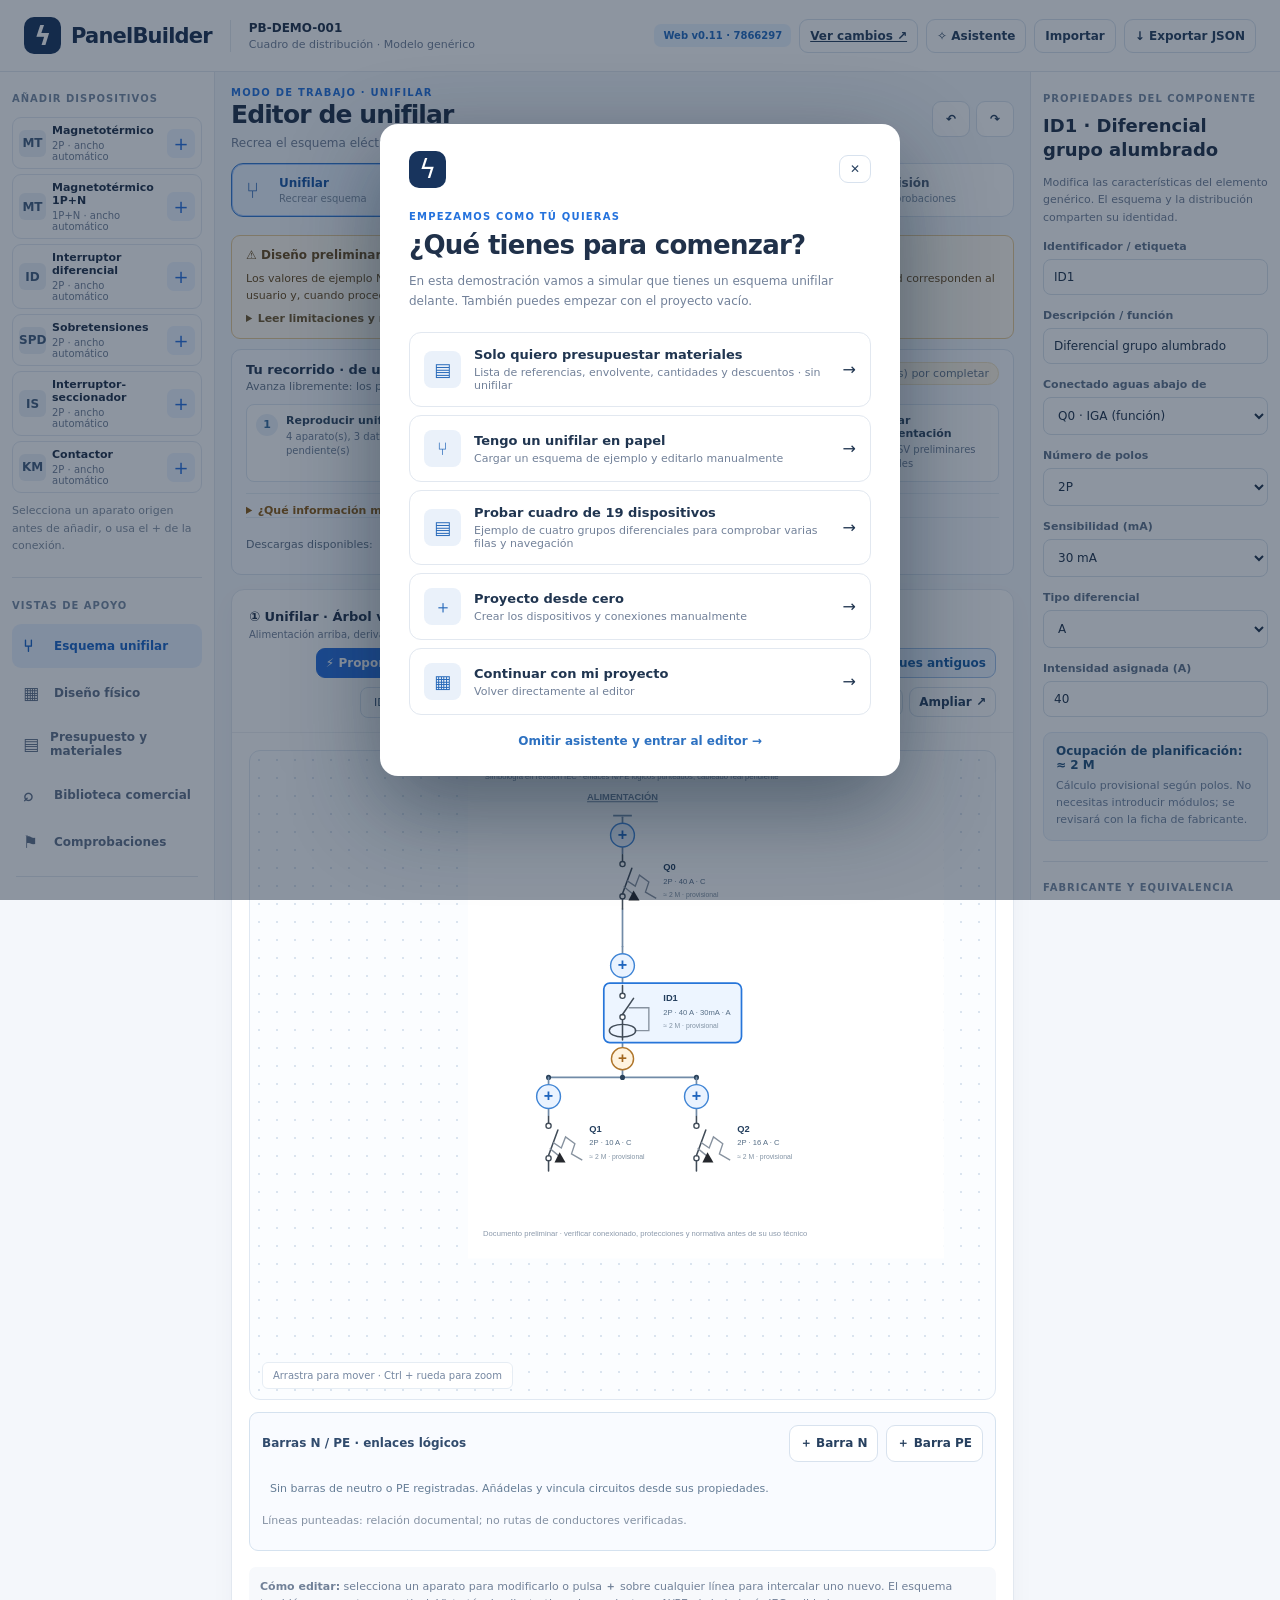
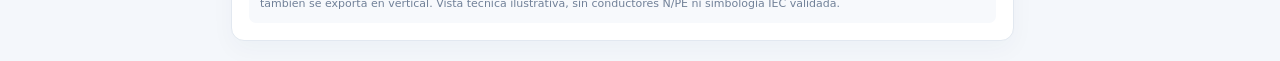
<file: docs/visual-r08/index.html>
<!DOCTYPE html>
<html lang="es">
<head>
  <meta charset="UTF-8" />
  <meta name="viewport" content="width=device-width, initial-scale=1.0" />
  <meta name="robots" content="noindex, nofollow, noarchive" />
  <title>PanelBuilder · Unifilar → Envolvente · v0.11</title>
  <link rel="stylesheet" href="styles.css?v=20261021-entrada-tecnica-ux2" />
  <!-- Capa v0.12 opt-in: sin modificar v0.11 si falta ?ux=v012. -->
  <link rel="stylesheet" href="v0.12/ux.css" />
  <link rel="stylesheet" href="v0.12/visual-cabinet.css?v=20261029-r08" />
</head>
<body>
  <header class="topbar">
    <div class="brand"><span class="brand-logo">ϟ</span><span>Panel<span class="brand-light">Builder</span></span></div>
    <div class="divider-vertical"></div>
    <div class="project-identity"><strong>PB-DEMO-001</strong><span>Cuadro de distribución · Modelo genérico</span></div>
    <div class="top-actions"><span class="pill pill-beta" id="pagesPreviewStatus">VISUAL R08 · PREVIEW</span><a class="button small" id="pagesCommitLink" href="https://github.com/sergioroqueh/panelbuilder-dev/pull/1" target="_blank" rel="noopener noreferrer" hidden>Ver cambios ↗</a><button type="button" class="button small" id="startGuide">✧ Asistente</button><button type="button" class="button small" id="importBtn">Importar</button><button type="button" class="button small" id="exportBtn">↓ Exportar JSON</button></div>
    <input id="fileInput" type="file" accept="application/json,.json" hidden />
  </header>
  <div class="app-shell">
    <aside class="left-panel">
      <section class="library-shortcuts" aria-label="Añadir dispositivos genéricos">
        <div class="section-heading">AÑADIR DISPOSITIVOS</div>
        <div id="library" class="library"></div>
        <p class="tiny-hint">Selecciona un aparato origen antes de añadir, o usa el + de la conexión.</p>
      </section>
      <div class="section-rule"></div>
      <div class="section-heading">VISTAS DE APOYO</div>
      <nav class="nav-list" aria-label="Vistas">
        <button class="nav-button active" data-view="unifilar"><span>⑂</span> Esquema unifilar</button>
        <button class="nav-button" data-view="physical"><span>▦</span> Diseño físico</button>
        <button class="nav-button" data-view="materials"><span>▤</span> Presupuesto y materiales</button>
        <button class="nav-button" data-view="catalog"><span>⌕</span> Biblioteca comercial</button>
        <button class="nav-button" data-view="checks"><span>⚑</span> Comprobaciones</button>
        <div class="nav-divider" aria-hidden="true"></div>
        <button class="nav-button nav-secondary" data-view="both"><span>▣</span> Vista combinada <small>Opcional</small></button>
      </nav>
      <div class="section-rule"></div>
      <div class="section-heading">PROYECTO</div>
      <label class="mini-label" for="alternativeSelect">Alternativa activa</label>
      <select id="alternativeSelect" class="select small-select"></select>
      <button id="duplicateBtn" class="button full subdued">⧉ Duplicar alternativa</button>
      <div class="section-rule"></div>
      <div class="section-heading">FABRICANTE DE REFERENCIA</div>
      <label class="mini-label" for="brandSelect">Consultar referencias por fabricante</label>
      <select id="brandSelect" class="select"></select>
      <button type="button" class="button full" id="openBrandReview">⇄ Comparar y guardar candidatas</button><p class="tiny-hint" id="brandHint">El esquema sigue siendo genérico. Las fichas documentales no cambian el montaje ni su ocupación.</p>
      <div class="section-rule"></div>
      <div class="left-bottom">Prototipo experimental · Sin certificación ni cálculo eléctrico. Los datos se guardan en este navegador; utiliza Exportar JSON para conservar una copia.</div>
    </aside>
    <main class="workspace">
      <div class="page-intro"><div><div class="eyebrow" id="workspaceEyebrow">MODO DE TRABAJO · UNIFILAR</div><h1 id="pageTitle">Editor de unifilar</h1><p id="pageSubtitle">Recrea tu esquema o cambia de modo si solo necesitas presupuestar materiales.</p></div><div class="intro-actions"><button class="button" id="undoBtn" title="Deshacer">↶</button><button class="button" id="redoBtn" title="Rehacer">↷</button></div></div>
      <nav class="workspace-tabs" aria-label="Modos de trabajo" id="workspaceTabs">
        <button class="workspace-tab active" type="button" data-workspace-view="unifilar" aria-pressed="true"><span>⑂</span><strong>Unifilar</strong><small>Recrear esquema</small></button>
        <button class="workspace-tab" type="button" data-workspace-view="materials" aria-pressed="false"><span>▤</span><strong>Presupuestar</strong><small>Materiales + descuento</small></button>
        <button class="workspace-tab" type="button" data-workspace-view="physical" aria-pressed="false"><span>▦</span><strong>Cuadro físico</strong><small>Envolvente y DIN</small></button>
        <button class="workspace-tab" type="button" data-workspace-view="checks" aria-pressed="false"><span>⚑</span><strong>Revisión</strong><small>Comprobaciones</small></button>
      </nav>
      <section class="sequence-panel" id="workflowBanner"><div class="stage"><span class="stage-number">1</span><span>Construye el unifilar</span></div><span class="stage-arrow">→</span><div class="stage"><span class="stage-number">2</span><span>Propón la envolvente</span></div><span class="stage-arrow">→</span><div class="stage"><span class="stage-number">3</span><span>Selecciona fabricante</span></div></section>
      <section id="responsibilityBanner" class="responsibility-banner" role="note" aria-label="Advertencia sobre responsabilidad y seguridad">
        <strong>⚠ Diseño preliminar, no apto por sí solo para fabricar ni instalar.</strong>
        <span>Los valores de ejemplo NO están calculados para tu instalación. El uso del proyecto y la comprobación de su idoneidad corresponden al usuario y, cuando proceda, al profesional competente.</span>
        <details><summary>Leer limitaciones y responsabilidad</summary><p>PanelBuilder no sustituye cálculos eléctricos ni proyecto técnico, ni certifica cumplimiento del REBT y normas UNE/IEC aplicables. Comprueba tensión, corriente, cortocircuito, curvas y selectividad, diferenciales, protección contra sobretensiones, conductores, disipación, envolvente y compatibilidad de accesorios antes de comprar, fabricar, montar o poner en servicio. Las referencias y PVP publicados pueden estar incompletos o desactualizados. Si falta un dato, solicítalo; no se debe inventar. Este aviso no limita las obligaciones legales que correspondan a quien desarrolla o suministra el software.</p></details>
      </section>
      <section id="workflowAssistant" class="workflow-guidance" aria-label="Ruta de trabajo desde unifilar existente"></section>
      <section class="action-bar" id="actionBar"><div class="action-description"><strong>Propuesta automática de montaje</strong><span>Anchuras provisionales por tipo/polos; formatos de 12, 18 o 24 módulos por fila.</span></div><div class="action-control"><label class="mini-label" for="reserveInput">Reserva</label><select id="reserveInput" class="select small-select"><option value="0">0 %</option><option value="10">10 %</option><option value="20">20 %</option><option value="30">30 %</option></select><button type="button" id="proposeBtn" class="button primary">⚡ Proponer envolvente y distribución</button></div></section>
      <div class="summary-row" id="summary"></div>
      <div id="enclosureChoices" class="enclosure-choices"></div>
      <div id="editorArea" class="editor-grid"></div>
      <div id="extraArea"></div>
      <section class="notice-box" id="noticePanel"></section>
    </main>
    <aside class="right-panel"><div id="inspector"></div></aside>
  </div>
  <div id="toast" class="toast" role="status" aria-live="polite"></div>
  <div class="modal-backdrop properties-backdrop" id="propertiesModal" aria-hidden="true">
    <div class="modal properties-dialog" role="dialog" aria-modal="true" aria-labelledby="propertiesTitle">
      <div class="modal-head">
        <div><div class="eyebrow">EDITOR DEL UNIFILAR</div><h2 id="propertiesTitle">Propiedades del elemento</h2></div>
        <button id="closeProperties" class="button tiny" type="button" aria-label="Cerrar propiedades">✕</button>
      </div>
      <div class="properties-content" id="propertiesMount"></div>
    </div>
  </div>
  <div class="modal-backdrop" id="wizard" aria-hidden="true"><div class="modal" role="dialog" aria-modal="true" aria-labelledby="wizardTitle"><div class="modal-head"><span class="brand-logo">ϟ</span><button id="closeWizard" class="button tiny" type="button">✕</button></div><div class="eyebrow">EMPEZAMOS COMO TÚ QUIERAS</div><h2 id="wizardTitle">¿Qué tienes para comenzar?</h2><p>En esta demostración vamos a simular que tienes un esquema unifilar delante. También puedes empezar con el proyecto vacío.</p><div class="wizard-options"><button class="wizard-option" data-wizard="budget"><span class="wizard-symbol">▤</span><span><strong>Solo quiero presupuestar materiales</strong><small>Lista de referencias, envolvente, cantidades y descuentos · sin unifilar</small></span><span>→</span></button><button class="wizard-option" data-wizard="demo"><span class="wizard-symbol">⑂</span><span><strong>Tengo un unifilar en papel</strong><small>Cargar un esquema de ejemplo y editarlo manualmente</small></span><span>→</span></button><button class="wizard-option" data-wizard="large"><span class="wizard-symbol">▤</span><span><strong>Probar cuadro de 19 dispositivos</strong><small>Ejemplo de cuatro grupos diferenciales para comprobar varias filas y navegación</small></span><span>→</span></button><button class="wizard-option" data-wizard="blank"><span class="wizard-symbol">＋</span><span><strong>Proyecto desde cero</strong><small>Crear los dispositivos y conexiones manualmente</small></span><span>→</span></button><button class="wizard-option" data-wizard="continue"><span class="wizard-symbol">▦</span><span><strong>Continuar con mi proyecto</strong><small>Volver directamente al editor</small></span><span>→</span></button></div><button id="skipWizard" class="skip-link">Omitir asistente y entrar al editor →</button></div></div>
  <div class="modal-backdrop" id="insertModal" aria-hidden="true">
    <div class="modal insert-dialog" role="dialog" aria-modal="true" aria-labelledby="insertTitle">
      <div class="modal-head"><span class="eyebrow">EDITAR CONEXIÓN DEL UNIFILAR</span><button class="button tiny" type="button" id="closeInsert" aria-label="Cerrar">✕</button></div>
      <h2 id="insertTitle">Añadir aparato en esta conexión</h2>
      <p id="insertDescription"></p>
      <div id="insertChoices" class="insert-choices"></div>
      <p class="dialog-warning">Las protecciones convencionales se intercalan; el SPD se crea como derivación y nunca alimenta las ramas existentes. Comprueba clase, red, Uc, In/Imax, protección de respaldo y conexión PE. Ninguna selección valida el cableado. Vuelve a calcular la distribución física.</p>
    </div>
  </div>
  <div class="modal-backdrop" id="brandReview" aria-hidden="true"><div class="modal brand-review" role="dialog" aria-modal="true" aria-labelledby="brandReviewTitle"><div class="modal-head"><div><div class="eyebrow">SELECCIÓN MULTIMARCA CONDICIONADA</div><h2 id="brandReviewTitle">Preselección comercial</h2></div><button id="closeBrandReview" class="button tiny" aria-label="Cerrar" type="button">✕</button></div><p class="review-warning">El catálogo actual es una muestra parcial, no contiene todas las referencias. La anchura genérica es orientativa. Algunas referencias cuentan con ficha técnica pero aún no con anchura comercial verificada: se guardan solo como candidatas documentales y NO cambian el montaje. Las preselecciones del minicátalogo dimensional son independientes. No se garantiza equivalencia técnica completa. Comprueba normativa aplicable, Icn/Icu, tensión, bornes, coordinación, accesorios, compatibilidad térmica y montaje. Los cambios dimensionales solo se aplicarán tras tu confirmación.</p><div class="review-scroll"><table><thead><tr><th>Aparato genérico</th><th>Selector de referencia</th><th>Comparativa técnica y dimensional</th></tr></thead><tbody id="brandReviewTable"></tbody></table></div><div class="review-actions"><button type="button" class="button" id="closeBrandReviewSecondary" onclick="document.getElementById('closeBrandReview').click()">Cancelar</button><button class="button" type="button" id="autoPickBrandReview">Autoasignar solo con dimensión documentada</button><button class="button primary" type="button" id="applyBrandReview">Guardar selección condicionada</button></div></div></div><script src="engine.js"></script><script src="catalogo.js"></script><script src="multibrand.js"></script>
  <script src="schematic-symbols.js"></script><script src="pricing.js"></script><script src="circuits.js"></script><script src="busbars.js"></script><script src="physical-aux.js"></script><script src="enclosure-geometry.js"></script><script src="physical-construction.js"></script><script src="schneider-ic60n.js"></script><script src="commercial-catalog.js"></script><script src="accessory-links.js"></script><script src="commercial-ui.js"></script><script src="enclosure-candidates.js"></script><script src="specialized-candidates.js"></script><script src="apparatus-candidates.js"></script><script src="commercial-placement.js"></script><script src="din-reflow.js"></script><script src="din-compact.js"></script><script src="din-insert.js"></script><script src="din-touch.js"></script><script src="physical-selection.js"></script>
  <script src="din-motion-feedback.js"></script><script src="mounting-clearance.js"></script><script src="manufacturer-materials.js"></script>
  <script src="manufacturer-hosts.js"></script>
  <script src="manufacturer-electrical-r15.js"></script><script src="manufacturer-din-review.js"></script>
  <script src="physical-accessories.js"></script><script src="din-assemblies.js"></script><script src="workflow-guidance.js"></script><script src="material-csv.js"></script><script src="tariff-local.js"></script><script src="quick-budget.js"></script><script src="technical-evidence-r30.js"></script><script src="technical-dossiers-r31.js"></script><script src="pole-topology-r32.js"></script><script src="switching-evidence-r33.js"></script><script src="evidence-review-r34.js"></script><script src="budget-spec.js"></script><script src="v0.12/material-review.js"></script><script src="app.js"></script><script src="site-version.js"></script><script src="v0.12/ux.js"></script>
</body>
</html>
</file>
<file: docs/styles.css>
:root{font-family:Inter,ui-sans-serif,system-ui,-apple-system,'Segoe UI',Arial,sans-serif;color:#20314a;background:#f4f7fb;--blue:#276fdf;--blue-dark:#185ac3;--line:#e2e8f0;--dark:#162842;--muted:#728199;--soft:#f3f6fa;--card:#fff;--good:#127a5b;--warn:#ab6d0e}
*{box-sizing:border-box}body{margin:0}button,select,input{font:inherit}button{cursor:pointer}button:disabled{opacity:.48;cursor:not-allowed}button:focus-visible,input:focus-visible,select:focus-visible{outline:3px solid #8ebaf9;outline-offset:2px}
.topbar{height:72px;display:flex;align-items:center;gap:18px;padding:0 24px;border-bottom:1px solid var(--line);background:#fff;position:sticky;top:0;z-index:15}.brand{font-size:21px;font-weight:860;letter-spacing:-.8px;display:flex;align-items:center;gap:10px;white-space:nowrap;color:#1b3151}.brand-light{font-weight:550}.brand-logo{display:inline-grid;place-items:center;background:#18345d;color:#fff;border-radius:10px;font-size:26px;height:37px;width:37px}.divider-vertical{height:32px;width:1px;background:#e5eaf0}.project-identity{display:flex;flex-direction:column;gap:3px;font-size:12px}.project-identity span{color:var(--muted);font-size:11px}.top-actions{margin-left:auto;display:flex;gap:8px;align-items:center}.pill{font-size:10px;font-weight:800;border-radius:7px;padding:6px 9px;white-space:nowrap}.pill-beta{background:#e9f3ff;color:#206ac0}.button{display:inline-flex;gap:7px;justify-content:center;align-items:center;padding:10px 13px;background:#fff;border:1px solid #d8e2ee;color:#27405f;border-radius:9px;font-size:12px;font-weight:730;transition:.15s;white-space:nowrap}.button:hover{background:#f6faff;border-color:#8eb2df}.button.small{padding:9px 10px}.button.tiny{padding:6px 10px}.button.full{width:100%;margin-top:10px}.button.subdued{background:#f9fbfe}.button.primary{background:var(--blue);border-color:var(--blue);color:#fff}.button.primary:hover{background:var(--blue-dark)}.button.danger{color:#bd4251;border-color:#f0cdd2}
.app-shell{display:grid;grid-template-columns:250px minmax(0,1fr) 285px;min-height:calc(100vh - 72px)}.left-panel,.right-panel{background:#fff;padding:24px 17px;border-right:1px solid var(--line)}.right-panel{border-left:1px solid var(--line);border-right:0;padding:25px 19px}.section-heading{font-weight:820;letter-spacing:1px;font-size:10px;color:#788ba3;margin-bottom:13px}.nav-list{display:grid;gap:3px}.nav-button{width:100%;border:0;background:none;border-radius:9px;padding:12px 11px;text-align:left;font-size:12px;font-weight:700;color:#61718a;display:flex;align-items:center;gap:10px}.nav-button span{font-size:17px;width:21px}.nav-button:hover{background:#f1f5fc}.nav-button.active{background:#e9f2ff;color:#1964c7}.section-rule{height:1px;background:var(--line);margin:22px 0}.mini-label{display:block;font-size:11px;color:#60718a;font-weight:680;margin-bottom:6px}.select,.input{width:100%;border:1px solid #d8e2ef;border-radius:8px;background:#fff;padding:10px 9px;font-size:12px;color:#253853;min-width:0}.small-select{padding:9px}.tiny-hint{font-size:11px;color:#8491a3;line-height:1.6;margin:9px 0}.left-bottom{margin-top:35px;color:#91a0b2;font-size:10px}.library{display:grid;gap:7px}.library-item{display:flex;gap:9px;align-items:center;border:1px solid #e3e9f2;border-radius:9px;padding:9px;background:#fff}.library-icon{display:grid;place-items:center;background:#eaf0f8;color:#425d7e;border-radius:6px;height:31px;width:33px;flex:0 0 auto;font-size:12px;font-weight:850}.library-item .library-info{min-width:0;flex:1}.library-item strong{display:block;font-size:11px}.library-item small{display:block;font-size:10px;color:var(--muted);padding-top:3px}.round-add{border:0;border-radius:7px;background:#ebf3ff;color:var(--blue);font-size:18px;width:29px;height:29px}
.workspace{padding:26px 26px 42px;min-width:0}.page-intro{display:flex;justify-content:space-between;align-items:center;gap:20px}.page-intro h1{font-size:25px;letter-spacing:-.9px;margin:2px 0 7px}.page-intro p{color:var(--muted);font-size:12px;margin:0}.eyebrow{color:#2472dd;letter-spacing:1.2px;font-size:10px;font-weight:850}.intro-actions{display:flex;gap:6px}.sequence-panel{margin-top:20px;padding:11px 15px;display:flex;align-items:center;gap:15px;background:#fff;border:1px solid var(--line);border-radius:11px}.stage{font-size:11px;font-weight:750;display:flex;align-items:center;gap:8px}.stage-number{display:grid;place-items:center;border-radius:20px;background:#e8f0fe;color:#216bd3;font-weight:850;width:23px;height:23px}.stage-arrow{color:#a7b2c0}.action-bar{display:flex;gap:10px;justify-content:space-between;align-items:center;flex-wrap:wrap;border:1px solid #d7e5fa;background:#f9fcff;border-radius:11px;margin-top:14px;padding:12px 15px}.action-description{display:grid;gap:4px}.action-description strong{font-size:12px}.action-description span{font-size:10px;color:var(--muted)}.action-control{display:flex;align-items:center;gap:9px}.action-control .mini-label{margin:0}.action-control .select{width:86px}.summary-row{display:grid;grid-template-columns:repeat(4,minmax(0,1fr));gap:11px;margin:15px 0}.stat{background:#fff;border:1px solid var(--line);border-radius:10px;padding:13px 14px}.stat strong{display:block;font-size:23px;letter-spacing:-.5px}.stat span{font-size:10px;color:var(--muted)}.editor-grid{display:grid;grid-template-columns:minmax(460px,.92fr) minmax(560px,1.08fr);gap:15px;align-items:start;min-width:0}.editor-grid.single{grid-template-columns:1fr}.work-card{background:#fff;border:1px solid var(--line);border-radius:13px;box-shadow:0 9px 25px rgba(24,55,92,.035);min-width:0;overflow:hidden}.card-header{padding:16px 17px 13px;border-bottom:1px solid #edf0f4;display:flex;justify-content:space-between;gap:7px;align-items:center}.card-header strong{font-size:13px}.card-header small{color:var(--muted);font-size:10px;display:block;margin-top:4px}.small-text{color:var(--muted);font-size:10px}.card-body{padding:17px}.node-list{display:grid;gap:7px}.schematic-node{display:flex;align-items:stretch;gap:6px}.node-indent{flex:0 0 auto;display:flex;align-items:center;border-bottom:1px solid #b9c9dd;height:34px}.schematic-node[data-depth="0"] .node-indent{border:0}.node-button{min-height:69px;flex:1;display:flex;align-items:center;gap:9px;background:#fff;border:1px solid #d9e3ed;border-radius:9px;text-align:left;padding:9px;min-width:0}.node-button:hover{border-color:#8bafe4}.node-button.selected{border:2px solid #2376e7;background:#f0f6ff}.node-symbol{border:1px solid #cad7e5;border-radius:5px;width:37px;min-width:37px;height:39px;display:grid;place-items:center;background:#f5f8fc;color:#354f71;font-size:10px;font-weight:830}.node-copy{display:grid;gap:4px;flex:1;min-width:0}.node-copy strong{font-size:11px}.node-copy small{font-size:10px;color:#697d94;overflow:hidden;text-overflow:ellipsis;white-space:nowrap}.state-dot{font-size:10px;color:#cf8e23}.node-add{font-size:16px;background:#eff5fc;border:1px solid #d8e5f3;color:#2b6ec2;border-radius:8px;width:31px}.empty-view{padding:35px;text-align:center;color:var(--muted);font-size:12px}.node-caption{margin-top:16px;padding:11px;background:#f7f9fc;color:#718198;font-size:11px;border-radius:7px;line-height:1.55}
.cabinet-controls{display:flex;gap:7px;align-items:center;flex-wrap:wrap;margin-bottom:14px}.cabinet-controls .select{width:auto;max-width:205px}.cabinet-shell{margin:4px auto 0;padding:19px 17px 15px;background:linear-gradient(130deg,#d4dce7,#b8c5d4);border:6px solid #879aaf;border-radius:10px;box-shadow:inset 0 0 0 2px #eaf1fa,0 8px 20px rgba(33,56,83,.1);max-width:630px;min-width:0}.cabinet-core{background:#edf1f5;border:1px solid #92a1b0;border-radius:4px;padding:18px 13px 6px}.rail-block{margin-bottom:20px}.rail-heading{display:flex;justify-content:space-between;font-size:10px;font-weight:720;color:#4f657d;margin-bottom:7px}.rail-grid{display:grid;grid-template-columns:repeat(var(--cols),minmax(0,1fr));min-height:108px;position:relative;background:#e4eaf1;border:1px solid #a8b6c5;border-radius:3px}.rail-grid:after{content:"";position:absolute;left:0;right:0;top:47%;height:6px;border-top:1px solid #93a5b7;border-bottom:1px solid #93a5b7;background:#ccd7e2;pointer-events:none}.slot{grid-row:1;border-right:1px dashed #d4deea;z-index:1;min-width:0}.slot:last-of-type{border:0}.device{grid-row:1;margin:3px 1px 4px;position:relative;z-index:2;background:linear-gradient(100deg,#e4eaf1,#fff 15%,#fff 83%,#e3e8ee);border:1px solid #93a4b7;border-radius:3px;box-shadow:2px 2px 4px #77889c40;min-width:0;display:flex;flex-direction:column;align-items:center;justify-content:space-between;gap:4px;padding:5px 2px;overflow:hidden;text-align:center}.device:hover{border-color:#386fc3}.device.selected{border:2px solid #2374df;box-shadow:0 0 0 3px #2374df37}.device strong{font-size:10px;white-space:nowrap;max-width:100%;overflow:hidden;text-overflow:ellipsis}.device small{font-size:8px;color:#728094;font-weight:650;white-space:nowrap;overflow:hidden;max-width:100%;text-overflow:ellipsis}.device-toggle{background:#49576a;border-radius:2px;width:9px;height:19px;position:relative;flex:0 0 auto}.device-toggle:before{content:"";background:#9baec4;width:6px;height:6px;position:absolute;top:-2px;left:2px}.cabinet-bottom{font-size:9px;color:#476078;text-align:center;padding-top:12px;font-weight:800}.placeholder-tape{margin-top:10px;padding:10px 12px;background:#f7f9fc;color:#75859a;border:1px dashed #d8e2ee;border-radius:8px;font-size:11px;line-height:1.6}.unplaced-card{margin-top:10px;background:#fff2db;border-radius:8px;padding:9px 11px;color:#866116;font-size:11px}
.notice-box{margin-top:14px;padding:15px 17px;background:#fff;border:1px solid var(--line);border-radius:11px}.notice-box strong{display:block;font-size:12px;margin-bottom:9px}.notice-box .notice-line{font-size:11px;color:#62758e;padding:4px 0;line-height:1.5}.notice-line.warn{color:#95671e}.right-panel .section-heading{margin-bottom:10px}.right-panel h2{font-size:18px;line-height:1.35;margin:0 0 8px}.right-panel p{color:var(--muted);font-size:11px;line-height:1.6}.inspector-divider{height:1px;background:var(--line);margin:20px 0}.form-field{margin-top:14px}.form-field label{display:block;color:#61748c;font-size:11px;font-weight:720;margin-bottom:6px}.form-field input,.form-field select{width:100%;border:1px solid #d8e2ec;border-radius:8px;background:#fff;padding:10px;color:#20344d;font-size:12px}.property{display:flex;align-items:baseline;justify-content:space-between;gap:10px;margin:11px 0;font-size:11px}.property span{color:#738096}.property strong{text-align:right;max-width:65%;overflow-wrap:anywhere}.badge{display:inline-block;font-size:10px;font-weight:760;color:#2464af;background:#eaf3ff;border-radius:6px;padding:5px 8px}.badge.amber{color:#a46d0d;background:#fff3dc}.badge.green{color:#0e7952;background:#e2f6eb}.inspector-buttons{display:flex;flex-wrap:wrap;gap:7px;margin-top:16px}.brand-match{font-size:11px;padding:10px 11px;background:#f3f7fd;border:1px solid #e0eaf6;border-radius:8px;color:#61728a;line-height:1.55}.brand-match strong{color:#253b55}.small-link{font-size:11px;color:#1b6cc6;text-decoration:underline}.data-note{font-size:10px;color:#8592a3}
.table-wrap{overflow:auto}.materials-table{width:100%;border-collapse:collapse;font-size:12px;background:#fff}.materials-table td,.materials-table th{text-align:left;padding:12px 13px;border-bottom:1px solid #e6ecf3}.materials-table th{font-size:10px;color:#6f8097;background:#f7f9fc}.view-heading{padding:14px 18px;font-size:13px;font-weight:800;border-bottom:1px solid var(--line)}
.toast{position:fixed;bottom:24px;left:50%;transform:translateX(-50%) translateY(10px);background:#1d304d;color:#fff;border-radius:9px;padding:13px 18px;font-size:12px;box-shadow:0 10px 30px #1d304d42;opacity:0;pointer-events:none;transition:.2s;z-index:100}.toast.visible{opacity:1;transform:translateX(-50%)}.modal-backdrop{display:none;position:fixed;inset:0;z-index:40;background:#1123397a;align-items:center;justify-content:center;padding:20px}.modal-backdrop.open{display:flex}.modal{max-width:520px;width:100%;background:#fff;padding:27px 29px;border-radius:18px;box-shadow:0 30px 90px #0e24367a}.modal-head{display:flex;align-items:center;justify-content:space-between;margin-bottom:23px}.modal h2{font-size:26px;margin:8px 0 7px;letter-spacing:-.7px}.modal p{font-size:12px;color:var(--muted);line-height:1.65}.wizard-options{display:grid;gap:8px;margin-top:21px}.wizard-option{display:flex;align-items:center;gap:13px;width:100%;border:1px solid var(--line);background:#fff;border-radius:12px;padding:14px;text-align:left;color:#203550}.wizard-option:hover{background:#f3f8ff;border-color:#8eb9ef}.wizard-option span:nth-child(2){display:grid;gap:4px;flex:1}.wizard-option strong{font-size:13px}.wizard-option small{font-size:11px;color:var(--muted)}.wizard-symbol{display:grid;place-items:center;border-radius:8px;background:#eaf1fa;width:37px;height:37px;font-size:18px;color:#2a6bba}.skip-link{display:block;margin:18px auto 0;border:0;background:transparent;color:#2d71c1;font-size:12px;font-weight:750}
@media(max-width:1320px){.app-shell{grid-template-columns:215px minmax(0,1fr) 250px}.workspace{padding:20px 16px}.left-panel,.right-panel{padding:21px 12px}.summary-row{grid-template-columns:repeat(2,minmax(0,1fr))}.sequence-panel{gap:6px}.editor-grid{grid-template-columns:1fr}}
@media(max-width:1020px){.app-shell{grid-template-columns:200px 1fr}.right-panel{grid-column:2;border-top:1px solid var(--line);border-left:0}.editor-grid{grid-template-columns:1fr}.topbar{gap:10px}.top-actions .pill{display:none}}
@media(max-width:710px){.app-shell{display:block}.left-panel{border-right:0;border-bottom:1px solid var(--line)}.right-panel{border-left:0;border-top:1px solid var(--line)}.nav-list{display:flex;overflow:auto}.nav-button{min-width:130px;justify-content:center;padding:10px 8px}.topbar{padding:0 12px}.project-identity,.divider-vertical{display:none}.top-actions .button.small{padding:8px;font-size:10px}.workspace{padding:15px 12px}.page-intro h1{font-size:21px}.sequence-panel{overflow:auto}.stage{white-space:nowrap}.action-control{flex-wrap:wrap}.modal{padding:20px}}
/* v0.3 · esquema y estados adicionales */
.diagram-scroll{overflow:auto;max-width:100%;border:1px solid #e9eef4;border-radius:8px;background:radial-gradient(#e6edf5 0.75px,transparent 0.75px);background-size:16px 16px;min-height:225px}
.diagram-svg{display:block}.diagram-node{cursor:pointer;outline:none}.diagram-node:hover rect:first-child{stroke:#4f95e7;stroke-width:2}.diagram-node:focus rect:first-child{stroke:#286ee0;stroke-width:3}.error-text{color:#b03f4d;font-size:11px}.empty-view strong{display:block;font-size:14px;color:#3b526e;margin-bottom:5px}.empty-view p{font-size:11px;line-height:1.5}.notice-line{line-height:1.6}.notice-line.warn{color:#a47729}.cabinet-shell{width:100%}.device:focus{outline:3px solid #8bbbf8;outline-offset:1px}.work-card .badge{white-space:nowrap}


/* v0.4 · árbol vertical e inserción contextual */
.tree-scroll{max-height:720px;overflow:auto;background:#fff;overscroll-behavior:contain}
.vertical-tree{min-width:480px;max-width:none}
.wire-insert{cursor:pointer;outline:none}
.wire-insert:hover circle,.wire-insert:focus circle{fill:#cfe5ff;stroke:#1465c8;stroke-width:2.5}
.wire-insert:focus{outline:none}
.schematic-header-actions{display:flex;gap:6px;align-items:center;flex-wrap:wrap;justify-content:flex-end}
.insert-choices{display:grid;grid-template-columns:1fr 1fr;gap:8px;margin-top:16px;max-height:350px;overflow-y:auto}
.insert-choice{min-width:0;display:flex;align-items:center;gap:10px;border:1px solid #d9e4f2;background:#fff;border-radius:10px;text-align:left;padding:12px 10px;cursor:pointer;color:#243e5e}
.insert-choice:hover,.insert-choice:focus{background:#edf5ff;border-color:#6c9ee0}
.insert-choice>span:nth-child(2){min-width:0;display:grid;gap:5px;flex:1}
.insert-choice strong{font-size:11px}
.insert-choice small{font-size:10px;color:#798ca2}
.insert-choice-arrow{color:#3f76b7}
.insert-dialog{max-width:625px}
.dialog-warning{background:#f8fafc;padding:10px;border-radius:8px;border:1px solid #e5edf6}
.upstream-button{margin-top:10px;background:#edf5ff;border-color:#b7d2f3;color:#2665b1}
@media(max-width:710px){.insert-choices{grid-template-columns:1fr}.schematic-header-actions .button{font-size:9px}}

/* v0.5 - Navigation on the graphic canvas, no inner browser scroll bars */
.diagram-viewport {
  position:relative;width:100%;height:490px;border:1px solid #e0e8f2;
  border-radius:11px;overflow:hidden;background-color:#fbfdff;
  background-image:radial-gradient(#dae4ef .8px,transparent .8px);
  background-size:18px 18px;cursor:grab;touch-action:none;user-select:none;
}
.diagram-viewport.panning{cursor:grabbing}
.diagram-viewport .diagram-svg{display:block;width:100%;height:100%;min-width:0;max-width:none;}
.diagram-hint{position:absolute;left:12px;bottom:10px;border-radius:6px;
  background:#fffffff0;color:#7587a1;font-size:10px;padding:7px 10px;
  border:1px solid #e6edf4;pointer-events:none;}
.zoom-value{min-width:45px;text-align:center;color:#5c7592;font-size:11px;font-weight:760}
.schematic-header-actions .button.small{padding:7px 9px}
.editor-grid .card-header{flex-wrap:wrap}
.enclosure-choices{margin:-1px 0 14px}
.enclosure-choices:empty{display:none}
.proposal-topline{display:flex;justify-content:space-between;gap:12px;align-items:center;margin:10px 0 9px;flex-wrap:wrap}
.proposal-topline strong{font-size:12px}
.proposal-topline span{font-size:10px;color:var(--muted)}
.proposal-options{display:flex;gap:8px;flex-wrap:wrap}
.proposal-option{min-width:115px;flex:1;background:#fff;border:1px solid #dfe8f2;text-align:left;padding:10px 12px;border-radius:9px;color:#263d59;display:grid;gap:4px}
.proposal-option:hover{border-color:#85ade7;background:#f5f9ff}
.proposal-option.chosen{border-color:#2b72dd;background:#eaf3ff;box-shadow:0 0 0 1px #2b72dd40}
.proposal-option strong{font-size:13px}
.proposal-option small{color:#6d819a;font-size:10px;line-height:1.4}
.estimated-width{margin-top:15px;padding:11px 12px;background:#f4f7fb;border:1px solid #dfe9f5;border-radius:9px;display:grid;gap:5px}
.estimated-width strong{font-size:12px;color:#24517b}
.estimated-width span{font-size:11px;color:#7185a0;line-height:1.55}
/* Keep the editing tools visible while the larger workspace scrolls. */
@media(min-width:1021px){
 .left-panel,.right-panel{position:sticky;top:72px;align-self:start;max-height:calc(100vh - 72px);overflow-y:auto;scrollbar-width:thin;}
}
@media(max-width:1050px){.diagram-viewport{height:450px}.proposal-option{flex:1 1 135px}}
@media(max-width:710px){.diagram-viewport{height:410px}.diagram-hint{font-size:9px}.card-header{align-items:flex-start}.schematic-header-actions{justify-content:flex-start}}

.diagram-jump{max-width:155px;padding:7px 9px;border:1px solid #d9e3ef;border-radius:8px;color:#344f6e;background:#fff;font-size:11px}
@media(max-width:710px){.diagram-jump{max-width:130px}}

/* v0.6: comparador de preselecciones y advertencias */
.brand-review{width:min(900px,96vw);max-width:900px;max-height:86vh;display:flex;flex-direction:column}.brand-review .modal-head{margin-bottom:10px}.brand-review table{width:100%;border-collapse:collapse;font-size:12px}.brand-review th,.brand-review td{padding:12px 10px;text-align:left;border-bottom:1px solid #e3eaf2;vertical-align:top}.brand-review th{position:sticky;top:0;background:#f1f6fd}.review-scroll{overflow:auto;flex:1;margin:10px 0}.warning-inline{display:block;color:#9e6316;margin-top:7px;line-height:1.45}.review-warning{background:#fff7e8;padding:12px;color:#795b22;border-radius:9px;font-size:12px;line-height:1.6}.review-actions{display:flex;justify-content:flex-end;gap:10px;flex-wrap:wrap}.select[data-brand-pick]{min-width:215px}.brand-review h2{margin:5px 0;font-size:21px}

/* v0.7: comparador explicativo de referencias comerciales */
.brand-review{width:min(1240px,98vw);max-width:1240px;max-height:92vh;}
.brand-review table{min-width:800px;}
.brand-review th:nth-child(1){width:22%;}
.brand-review th:nth-child(2){width:26%;}
.brand-review th:nth-child(3){width:52%;}
.brand-review th,.brand-review td{padding:14px 12px;}
.brand-review .select[data-brand-pick]{min-width:180px;width:100%;font-weight:600;color:#254568;}
.generic-spec{font-size:11px;color:#506480;margin:7px 0 4px;line-height:1.5;}
.candidate-count{font-size:11px;color:#6084a0;margin-top:8px;}
.brand-preview-empty{border:1px dashed #d8e3f0;background:#f8fbfe;color:#6b7f99;border-radius:9px;padding:15px;font-size:11px;line-height:1.55;}
.candidate-detail{background:#f8fbff;border:1px solid #d9e5f3;border-radius:10px;padding:13px;display:grid;gap:10px;min-width:0;}
.candidate-ref{display:flex;align-items:center;justify-content:space-between;gap:7px;flex-wrap:wrap;}
.candidate-ref strong{font-size:14px;color:#1d456c;}
.candidate-metadata{display:grid;gap:4px;color:#53677e;font-size:11px;line-height:1.4;}
.geometry-compare{display:grid;grid-template-columns:repeat(3,minmax(0,1fr));gap:6px;}
.geometry-compare>div{padding:10px 8px;background:white;border:1px solid #dee8f3;border-radius:7px;display:flex;flex-direction:column;gap:5px;min-width:0;}
.geometry-compare small{font-size:10px;color:#7a8aa1;}
.geometry-compare strong{font-size:12px;white-space:normal;overflow-wrap:anywhere;}
.geometry-compare span{font-size:9.5px;color:#8697a8;line-height:1.35;}
.compare-grow{color:#a76018}.compare-shrink{color:#187d63}.compare-equal{color:#265a80}
.validation-lines{display:grid;gap:4px;font-size:10px;color:#547080;line-height:1.5;}
.pending-check{font-size:10px!important;color:#795c27!important;line-height:1.5!important;margin:0!important;}
.blocked-candidates{margin-top:10px;border-top:1px solid #dde7f1;padding-top:8px;font-size:10px;color:#9b671e;line-height:1.5;}
.blocked-candidates summary{cursor:pointer;font-weight:650;}
.blocked-candidates p{font-size:10px;color:#866727;margin:6px 0;}
@media(max-width:1050px){.brand-review{width:96vw}.geometry-compare{grid-template-columns:1fr}.geometry-compare>div{gap:3px}}


/* v0.8: chips de marca y drag & drop físico */
.device{position:relative;border:2px solid var(--device-accent,#cad8e8);cursor:grab;align-content:start;justify-items:start;padding:8px 8px 6px;gap:6px;background:linear-gradient(180deg,#fff,#fbfcff);}
.device:active{cursor:grabbing}
.device.selected{box-shadow:0 0 0 2px #2573e533}
.device-head{display:flex;align-items:center;gap:6px;width:100%;min-width:0}
.device-head strong{font-size:12px;line-height:1.1;color:#223b58}
.device-chip{display:inline-flex;align-items:center;justify-content:center;min-width:34px;height:16px;border-radius:10px;padding:0 6px;color:#fff;font-size:8px;font-weight:800;letter-spacing:.4px}
.device small{font-size:9.5px;line-height:1.3;text-align:left;color:#677f99}
/* Sin bordes gruesos discontinuos en los huecos del carril DIN. */
.slot:hover{background:#eef6ff;border-color:#86afe5}
.brand-match{line-height:1.6}


/* v0.9: legibilidad mejorada y pictogramas de protecciones */
.device{justify-content:flex-start;padding:6px 4px 7px;gap:5px;border-width:1.5px;background:linear-gradient(180deg,#f9fbfe 0%,#ffffff 26%,#ffffff 100%)}
.device strong{font-size:11px;line-height:1.05}
.device small{font-size:8.7px;line-height:1.2;white-space:normal;text-overflow:clip;text-align:center}
.device-head{justify-content:space-between;gap:4px}
.device-head strong{max-width:calc(100% - 38px);overflow:hidden;text-overflow:ellipsis;white-space:nowrap;font-size:11px}
.device-chip{min-width:30px;height:15px;font-size:7.6px;padding:0 5px;flex:0 0 auto}
.pict{position:relative;width:22px;height:28px;margin:0 auto 1px}
.pict-body{position:absolute;left:2px;right:2px;top:1px;bottom:1px;border:1px solid #95a8bd;border-radius:3px;background:#f7fbff}
.pict-switch{position:absolute;left:8px;top:7px;width:6px;height:14px;border-radius:2px;background:#566679}
.pict-switch.a{left:6px;width:4px}.pict-switch.b{left:12px;width:4px}
.pict-wide{position:absolute;left:7px;top:8px;width:8px;height:13px;border-radius:2px;background:#566679}
.pict-test{position:absolute;right:2px;top:9px;width:4px;height:4px;border-radius:50%;background:#dfba43}
.pict-bolt{position:absolute;left:7px;top:6px;font-size:16px;line-height:1;color:#d39a18;font-weight:900}
.diagram-node text{pointer-events:none}
.diagram-node .node-meta{font-size:8px}
@media(max-width:1500px){.cabinet-shell{max-width:100%}}

/* v0.10 — carril discreto, aparato físico legible, unifilar editable */
.rail-grid>.slot{border:0!important;border-right:1px solid rgba(139,155,177,.19)!important;background:transparent;}
.rail-grid>.slot:last-of-type{border-right:0!important;}
.rail-grid>.slot:hover{background:rgba(85,145,220,.07);}
.rail-grid{border:1px solid #aab9c9;}
.device{border-width:1.5px;box-shadow:0 1px 3px rgba(60,82,102,.13);}
.diagram-node{cursor:pointer;pointer-events:all;}
.diagram-node .diagram-hitbox{pointer-events:all;}
.diagram-node:hover .diagram-hitbox{stroke:#4a8edb;stroke-width:2.5;}
.diagram-node:focus-visible .diagram-hitbox{stroke:#256bce;stroke-width:3;}
/* Unifilar v0.11: los símbolos son eléctricos ilustrativos; nunca frontales DIN */
.one-line-symbol,.wire-junction{pointer-events:none}.symbol-toggle[aria-pressed="true"]{background:#eaf3ff;color:#175ca4;border-color:#9ebfe8}.diagram-node:hover .diagram-hitbox{fill:#eff7ff;stroke:#83aee0}.diagram-node:focus-visible .diagram-hitbox{stroke:#236dc9;stroke-width:3}.wire-insert-branch:hover circle,.wire-insert-branch:focus circle{fill:#ffebcb;stroke:#a46a21}

/* v0.11 UX: biblioteca primero y unifilar con superficie de trabajo dedicada */
.library-shortcuts{background:#fff}
.left-panel .library{gap:5px}.left-panel .library-item{padding:6px;gap:6px}
.left-panel .library-icon{width:27px;height:27px}.left-panel .round-add{flex:0 0 28px}
body.view-unifilar .workspace{padding-top:15px}
body.view-unifilar #workflowBanner,
body.view-unifilar #actionBar,
body.view-unifilar #summary,
body.view-unifilar #enclosureChoices,
body.view-unifilar #noticePanel{display:none}
body.view-unifilar .page-intro{margin-bottom:13px}
body.view-unifilar .diagram-viewport{height:clamp(550px,calc(100vh - 250px),1180px)}
.canvas-quick-add,.inspector-drawer-toggle{display:none}
body.canvas-focus .app-shell{grid-template-columns:minmax(0,1fr)}
body.canvas-focus .left-panel,body.canvas-focus .right-panel{display:none}
body.canvas-focus .workspace{padding:11px 16px 18px}
body.canvas-focus .page-intro{margin-bottom:11px}
body.canvas-focus .page-intro p{display:none}
body.canvas-focus .diagram-viewport{height:clamp(570px,calc(100vh - 265px),1350px)}
body.canvas-focus .canvas-quick-add{display:flex;align-items:center;flex-wrap:wrap;gap:6px;padding:8px 14px;border-bottom:1px solid #e0e8f2;background:#f9fbfe}
body.canvas-focus .canvas-quick-add strong{font-size:11px;color:#526986;margin-right:4px}
body.canvas-focus .canvas-quick-add .button{font-size:10px;padding:6px 8px}
body.canvas-focus .inspector-drawer-toggle{display:inline-flex}
body.canvas-focus.inspector-visible .right-panel{display:block;position:fixed;top:72px;bottom:0;right:0;z-index:14;width:min(360px,92vw);max-height:calc(100vh - 72px);overflow-y:auto;background:white;box-shadow:-15px 0 40px #172b4429;border-left:1px solid #c5d6e9}
body.canvas-focus .editor-grid{grid-template-columns:minmax(0,1fr)}
@media(max-width:710px){
 body.view-unifilar .diagram-viewport{height:clamp(400px,calc(100vh - 290px),780px)}
 body.canvas-focus .diagram-viewport{height:clamp(410px,calc(100vh - 345px),900px)}
 body.canvas-focus .canvas-quick-add{max-height:150px;overflow:auto}
 body.canvas-focus .workspace{padding:8px}
}

/* unifilar y físico como vistas principales */
.nav-divider{height:1px;background:var(--line);margin:9px 4px}
.nav-secondary{opacity:.72;font-weight:590}
.nav-secondary.active{opacity:1}
.nav-secondary small{margin-left:auto;font-size:9px;color:#8897aa}
.schematic-header-actions .button.primary{background:var(--blue);border-color:var(--blue);color:white}
.physical-shortcut-row{padding:7px 17px;background:#f9fbff;border-bottom:1px solid #e5edf6}

/* Salidas de circuito: marcador navegable, no aparato modular DIN */
.circuit-terminal{cursor:pointer}
.circuit-terminal .circuit-hitbox{pointer-events:all}
.circuit-terminal:hover .circuit-hitbox{stroke:#2d76ce;stroke-width:2;fill:#eaf4ff}
.circuit-terminal:focus-visible .circuit-hitbox{stroke:#276ac3;stroke-width:3}

/* v0.11: dibujo electrotécnico propio, en revisión. Regletas de salida. */
.symbol-contact-symbol{shape-rendering:geometricPrecision}
.one-line-symbol path,.one-line-symbol circle,.one-line-symbol ellipse{vector-effect:non-scaling-stroke}
.terminal-role{pointer-events:none}
.terminal-schedule{cursor:pointer}
.terminal-schedule:hover .circuit-hitbox,.terminal-schedule:focus-visible .circuit-hitbox{stroke:#2874be;stroke-width:2}
.terminal-bom{padding:14px 0 16px;margin-bottom:15px;border-bottom:1px solid #e1eaf5}
.terminal-bom>strong{font-size:12px}
.terminal-bom .materials-table{font-size:10px}

/* Modelo funcional de barras N/PE — enlaces documentados, no cableado validado */
.busbar-manager{border:1px solid #d5e2ef;border-radius:9px;margin:12px 0 6px;padding:12px;background:#f9fbff}
.busbar-manager-head{display:flex;align-items:center;flex-wrap:wrap;gap:8px;margin-bottom:12px}
.busbar-manager-head strong{font-size:12px;color:#314b6d;margin-right:auto}
.busbar-items{display:flex;flex-wrap:wrap;gap:8px}
.busbar-item{display:flex;align-items:center;gap:8px;padding:8px 11px;border:1px solid #cbd9e9;background:#fff;border-radius:7px;text-align:left;font-size:11px;color:#315177}
.busbar-item b{font-size:13px}.busbar-item span{font-size:10px}.busbar-item small{font-size:9px;opacity:.72}
.busbar-item.neutral{border-left:4px solid #376bb1}
.busbar-item.earth{border-left:4px solid #439365}
.busbar-item:hover,.busbar-item:focus-visible{border-color:#3882cd;background:#eaf4ff}
.busbar-note{font-size:11px;color:#657d96;padding:8px}
.busbar-link,.spd-pe-outlet{pointer-events:none}

/* Disposición física auxiliar: orientativa y fuera de la cuenta de módulos DIN */
.aux-layout-caption{display:flex;justify-content:space-between;flex-wrap:wrap;gap:5px;align-items:center;margin-bottom:10px;font-size:11px;color:#374e65}
.aux-layout-caption span{font-size:9px;color:#748399}
.aux-area{border:1px dashed #bdcbd9;border-radius:6px;background:#f6f9fc;padding:10px;margin:8px 0}
.aux-area-head{font-size:10px;font-weight:780;color:#536a82;display:flex;gap:12px;justify-content:space-between;align-items:center}
.aux-area-head small{font-size:9px;font-weight:400;color:#899aaa}
.aux-area-items{display:flex;flex-wrap:wrap;gap:6px;margin-top:8px}
.aux-empty{color:#9aabb9;font-size:9px;font-style:italic}
.aux-area-upper{border-top-color:#7c9ac4}
.aux-area-side{border-left:4px solid #97b4c8}
.aux-area-lower{border-bottom-color:#83a796}
.aux-fixture{display:flex;align-items:center;min-width:115px;max-width:100%;gap:6px;background:white;border:1px solid #b9cadc;border-radius:5px;padding:6px;color:#29445e}
.aux-fixture.earth{border-left:3px solid #449369}
.aux-fixture.neutral{border-left:3px solid #477cb6}
.aux-fixture.terminals{border-left:3px solid #a38355}
.aux-fixture-face{font-size:9px;white-space:nowrap;color:#708ba5}
.aux-fixture-info{display:flex;flex-direction:column;gap:3px;min-width:0}
.aux-fixture-info strong{font-size:10px}
.aux-fixture-info span{font-size:9px;line-height:1.3}
.aux-fixture-info small{font-size:8px;color:#8993a0;line-height:1.3}
.aux-physical-panel{border:1px solid #d7e5f0;border-radius:9px;margin:14px 0;padding:12px;background:#fafcff}
.aux-physical-head{display:flex;align-items:center;justify-content:space-between;gap:11px;flex-wrap:wrap}
.aux-physical-head strong{font-size:12px;color:#294761}
.aux-physical-head p{font-size:10px;margin:3px 0;color:#697d94}
.aux-selection-list{display:grid;grid-template-columns:repeat(auto-fit,minmax(235px,1fr));gap:7px;margin:12px 0}
.aux-selection-list .aux-fixture{flex-wrap:wrap;max-width:none;padding:10px}
.aux-selection-list .aux-fixture-info{flex:1}
.aux-placement-label{font-size:9px;color:#5a7088;display:grid;gap:4px;width:100%}
.aux-placement-label select{font-size:10px;border:1px solid #bdcfe0;border-radius:5px;background:white;padding:6px;color:#264362;width:100%}
.aux-pending{font-size:10px;background:#fff4df;border-radius:6px;padding:8px;color:#9b681e}
@media(max-width:710px){.aux-physical-head{align-items:flex-start}.aux-area-items{flex-direction:column}}

/* Búsqueda en el catálogo documental; los filtros conservan el foco */
.commercial-catalog-work .card-body{padding:14px 17px 20px}
.commercial-intro{background:#f8faff;border:1px solid #e0e8f3;border-radius:8px;padding:12px;margin-bottom:13px;font-size:11px;line-height:1.5;color:#506a85}
.commercial-intro p{margin:4px 0}
.commercial-filters{display:grid;grid-template-columns:minmax(240px,2fr) minmax(130px,1fr) minmax(155px,1fr);gap:10px;margin:12px 0}
.commercial-filters label{font-size:10px;font-weight:700;color:#617991;display:grid;gap:5px}
.commercial-filters input,.commercial-filters select{width:100%;min-width:0;font-size:12px;border:1px solid #cbd9e9;border-radius:7px;padding:10px;background:#fff}
.commercial-count{font-size:11px;margin-bottom:9px;color:#5a7187}
.commercial-table{max-height:640px;overflow:auto;border:1px solid #e4e9f2;border-radius:7px}
.commercial-table table{min-width:760px}
.commercial-table th{position:sticky;top:0;background:#eff5fd;z-index:1}
.commercial-table td{font-size:10px;vertical-align:top;padding:9px 7px}
.commercial-table td strong{display:block;font-size:11px}
.commercial-table td small{display:block;font-size:9px;line-height:1.3;color:#71849c;margin-top:5px}
.commercial-table td:nth-child(3){min-width:150px}
.commercial-more{margin-top:12px;text-align:center}
@media(max-width:1000px){.commercial-filters{grid-template-columns:1fr}}

/* Vínculos de accesorios: siempre informativos, nunca inclusión automática */
.commercial-table button[data-action="commercialRelated"]{margin-top:6px;padding:5px 7px;font-size:10px}
.commercial-relations{border:1px solid #bed0e5;background:#f5f9ff;border-radius:8px;padding:13px;margin:12px 0;color:#31516f}
.commercial-relation-heading{display:flex;justify-content:space-between;align-items:center;gap:10px}
.commercial-relation-heading strong{font-size:13px}
.commercial-relations p{font-size:10px;line-height:1.5;margin:9px 0}
.commercial-relation-items{display:grid;grid-template-columns:repeat(auto-fit,minmax(245px,1fr));gap:9px}
.commercial-relation-item{display:grid;gap:6px;border:1px solid #dae6f3;background:white;padding:10px;border-radius:6px;min-width:0}
.commercial-relation-item b{font-size:11px}
.commercial-relation-item small{font-size:10px;color:#607791;line-height:1.45}
.commercial-relation-item .relation-direction{font-size:9px;color:#4a7398}

/* Relaciones mostradas mediante <details> nativo dentro de la fila comercial */
.commercial-inline-relations{margin-top:7px;background:#f5f9ff;border:1px solid #d3e1f1;border-radius:6px;padding:7px}
.commercial-inline-relations summary{cursor:pointer;font-size:10px;font-weight:700;color:#265c90;line-height:1.4}
.commercial-inline-relations[open]{min-width:225px}
.commercial-inline-links{display:grid;gap:7px;margin-top:10px}
.commercial-inline-links>p{font-size:9px;color:#a35b24;line-height:1.4}
.commercial-inline-link{display:grid;gap:4px;border-top:1px solid #dbe7f3;padding:8px 0}
.commercial-inline-link a{font-size:10px}
.commercial-inline-link small{font-size:9px;line-height:1.3}

/* Elevación proporcional ilustrativa; no define alturas de aparatos ni homologación */
.geom-preview{margin:12px 0 18px;padding:13px 15px;border:1px solid #cbd5e1;background:#f8fafc;border-radius:10px;color:#334155}
.geom-preview-head{display:flex;gap:10px;align-items:baseline;justify-content:space-between;flex-wrap:wrap;font-size:12px}
.geom-preview-head span{color:#64748b;font-size:11px}
.geom-envelope{fill:#edf2f7;stroke:#475569;stroke-width:2}
.geom-duct{fill:#fcd7a0;stroke:#c68126;stroke-width:1;stroke-dasharray:3 2}
.geom-rail{stroke:#64748b;stroke-width:5;stroke-linecap:round}
.geom-device{fill:#dbeafe;stroke:#3b82f6;stroke-width:1}
.geom-device-label{font-size:8px;font-weight:700;fill:#1e3a8a;pointer-events:none}
.geom-warning{color:#a16207;font-size:11px;font-weight:700}

/* Capas de complejidad: básica por defecto, detalle constructivo opcional */
.physical-detail-toggle{display:inline-flex;align-items:center;gap:5px;flex-wrap:wrap;margin-left:auto}
.physical-basic-hint{display:flex;flex-direction:column;gap:5px;padding:12px 14px;margin:14px 0;border:1px solid #d9e6f0;background:#f7fafc;border-radius:8px;color:#35506c;font-size:12px}
.physical-basic-hint span{font-size:11px;color:#64748b;line-height:1.5}

.enclosure-shortlist{border:1px solid #d8e3ed;border-radius:9px;padding:13px 15px;margin-top:14px;background:#f8fafc;color:#31465b}.enclosure-shortlist-head{display:flex;flex-wrap:wrap;gap:8px;justify-content:space-between;align-items:baseline}.enclosure-shortlist-head small{color:#64748b}.enclosure-shortlist-grid{display:grid;grid-template-columns:repeat(auto-fit,minmax(210px,1fr));gap:9px;margin:12px 0}.enclosure-candidate{background:white;border:1px solid #dce4ed;border-radius:7px;padding:10px;display:flex;flex-direction:column;gap:5px;font-size:12px}.enclosure-candidate span{color:#4b5563}.enclosure-candidate small{font-size:11px;color:#64748b}.enclosure-candidate a{color:#2463a4;font-size:11px}

/* El enlace al commit solo aparece si el despliegue Pages devuelve metadata valida. */
#pagesCommitLink[hidden]{display:none!important}

/* Seleccion comercial documental: jamás convertir el color en aprobación de montaje. */
.enclosure-candidate.is-preselected{border:2px solid #4c83b8;background:#f5faff}
.enclosure-candidate button{align-self:flex-start;margin-top:auto}
.enclosure-selected{margin:12px 0;padding:12px 14px;background:#fff8e9;border:1px solid #e4bc75;border-radius:8px}
.enclosure-selected-heading{display:flex;align-items:center;justify-content:space-between;flex-wrap:wrap;gap:8px;font-size:12px;color:#87591b}
.enclosure-selected p{margin:7px 0 0;font-size:12px}
.enclosure-selected p.small-text{font-size:11px;line-height:1.5}
.enclosure-selected-alert{color:#9a5708;font-size:12px;font-weight:700}

/* Biblioteca documental de MCB/RCCB: estado NO validado y bloqueos explícitos. */
.apparatus-candidates{display:flex;flex-direction:column;gap:9px;margin:10px 0}
.apparatus-candidate{border:1px solid #d9e3ef;border-radius:8px;padding:10px;display:flex;flex-direction:column;gap:5px;background:#f8fbff;color:#31445c}
.apparatus-candidate strong{font-size:12px}.apparatus-candidate p{margin:0;font-size:12px;line-height:1.4}
.apparatus-candidate small{font-size:11px;line-height:1.4;color:#67788c;overflow-wrap:anywhere}
.apparatus-candidate a{align-self:flex-start}.apparatus-candidate button{align-self:flex-start;white-space:normal;text-align:left}
.apparatus-selected{display:grid;gap:6px;margin:10px 0;padding:11px;border:1px solid #e8c57f;background:#fff8ed;border-radius:8px;color:#82571a}
.apparatus-selected strong{font-size:12px}.apparatus-selected p{font-size:11px;margin:0;line-height:1.4}
.apparatus-selected a{font-size:11px}.apparatus-selected button{justify-self:start}
.apparatus-blocked{margin:10px 0;padding:10px;border-radius:7px;border:1px solid #dfe4ee;background:#f8fafc;font-size:11px}
.apparatus-blocked summary{cursor:pointer;color:#51677e}.apparatus-blocked p{font-size:11px;line-height:1.4;border-top:1px solid #e4eaf0;padding:8px 0;margin:0}
.apparatus-bom-doc{display:block;color:#925d0d;line-height:1.5;margin-top:6px;font-size:11px}

.apparatus-compare{margin:13px 0;padding:10px 11px;border:1px solid #e2e8f0;border-radius:8px;background:#fbfdff;font-size:12px}
.apparatus-compare>summary{font-size:12px;color:#2764a2;font-weight:650;cursor:pointer;line-height:1.5}
.apparatus-compare[open]>summary{padding-bottom:8px;margin-bottom:9px;border-bottom:1px solid #e1e9f2}

/* Ruta del usuario con unifilar existente: controles opcionales y advertencia persistente. */
.responsibility-banner{display:flex;flex-wrap:wrap;align-items:center;gap:7px 12px;padding:10px 14px;margin:10px 0;border:1px solid #e6c994;border-radius:9px;background:#fffaf0;color:#67491d;font-size:11px;line-height:1.5}
.responsibility-banner strong{font-size:12px}
.responsibility-banner>span{flex:1 1 320px}
.responsibility-banner details{flex-basis:100%;font-size:11px;color:#6e562c}
.responsibility-banner details summary{cursor:pointer;font-weight:650}
.responsibility-banner details p{margin:6px 0 2px}
.workflow-guidance{padding:12px 14px;border-radius:10px;border:1px solid #d8e2ee;background:#f9fbff;margin-bottom:14px}
.workflow-guidance-head{display:flex;align-items:start;justify-content:space-between;gap:10px;flex-wrap:wrap}
.workflow-guidance-head>div{display:flex;flex-direction:column;gap:3px}
.workflow-guidance-head strong{font-size:13px;color:#253955}
.workflow-guidance-head span{font-size:11px;color:#65768b}
.workflow-guidance-total{font-size:11px;color:#72561a;background:#fff6e5;border:1px solid #f1e2c2;border-radius:16px;padding:4px 9px;white-space:nowrap}
.workflow-guidance-steps{display:grid;grid-template-columns:repeat(4,minmax(0,1fr));gap:8px;margin:11px 0}
.workflow-guidance-step{font:inherit;background:white;border:1px solid #dce6f2;border-radius:8px;padding:9px;display:flex;align-items:flex-start;text-align:left;gap:8px;cursor:pointer;min-width:0}
.workflow-guidance-step:hover,.workflow-guidance-step:focus-visible{border-color:#4081bf;background:#f3f9ff}
.workflow-guidance-index{display:grid;place-items:center;flex:0 0 22px;height:22px;border-radius:50%;background:#e8f0f9;color:#376c9e;font-size:11px;font-weight:750}
.workflow-guidance-step>span:last-child{min-width:0;display:flex;flex-direction:column;gap:3px}
.workflow-guidance-step strong{font-size:11px;color:#304761}
.workflow-guidance-step small{font-size:10px;line-height:1.4;color:#708199}
.workflow-missing{border-top:1px solid #e3ebf4;padding-top:10px;font-size:11px}
.workflow-missing>summary{cursor:pointer;font-weight:650;color:#8b5b15}
.workflow-missing p,.workflow-ready-hint{font-size:11px;color:#67788c;line-height:1.5;margin:6px 0}
.workflow-missing-items{display:flex;flex-wrap:wrap;gap:6px;margin-top:8px}
.workflow-missing-items button{border:1px solid #e5d6b8;border-radius:6px;background:#fffaf0;color:#6c522f;font-size:10px;text-align:left;padding:7px 9px;cursor:pointer}
.workflow-missing-items button:hover{background:#fff0d6}
.workflow-missing-items small{font-size:10px;color:#66788c;align-self:center}
.workflow-guidance-export{border-top:1px solid #e3ebf4;display:flex;flex-wrap:wrap;gap:8px;align-items:center;padding-top:10px;font-size:11px;color:#62748a}
.workflow-guidance-export .button:disabled{opacity:.5;cursor:not-allowed}
.materials-heading-actions{display:flex;justify-content:space-between;align-items:center;gap:10px;flex-wrap:wrap}
@media(max-width:980px){.workflow-guidance-steps{grid-template-columns:repeat(2,minmax(0,1fr))}}
@media(max-width:480px){.workflow-guidance-steps{grid-template-columns:minmax(0,1fr)}.responsibility-banner{font-size:11px}}

/* Ronda 17: inserción DIN asistida. Marcador sobre dispositivos adyacentes. */
.din-drop-marker{position:absolute;top:0;bottom:0;width:0;z-index:12;pointer-events:none;border-left:3px solid #2374df;filter:drop-shadow(0 0 3px #2374df88)}
.din-drop-marker:before{content:"▼";position:absolute;top:-16px;left:-7px;color:#2374df;font-size:13px}
.din-insert-review{margin:14px 0;padding:14px;border:2px solid #7395bf;background:#f7faff;border-radius:9px}
.din-insert-moves{max-height:168px;overflow-y:auto;margin:8px 0;padding:4px 10px;border:1px solid #cbd9e8;border-radius:6px;background:#fff}
.din-insert-moves p{margin:4px 0}
.din-insert-actions{display:flex;gap:8px;flex-wrap:wrap;align-items:center;margin-top:11px}

/* Ronda 20: feedback DIN breve y opaco; no modificar el fondo del aparato.
 * Solo destella el contorno: conserva el degradado físico en todo momento. */
.rail-grid>.device[data-din-motion="dragged"]{
 outline:3px solid #1768b2;outline-offset:-2px;
 animation:din-flash-dragged .7s ease-out both;
}
.rail-grid>.device[data-din-motion="shifted"]{
 outline:2px solid #b16b10;outline-offset:-2px;
 animation:din-flash-shifted .7s ease-out both;
}
.rail-grid>.device[data-din-motion="crossrail"]{
 outline:3px solid #7951a5;outline-offset:-2px;
 animation:din-flash-crossrail .7s ease-out both;
}
@keyframes din-flash-dragged{
 0%,35%{outline-color:#1768b2}
 100%{outline-color:transparent}
}
@keyframes din-flash-shifted{
 0%,35%{outline-color:#b16b10}
 100%{outline-color:transparent}
}
@keyframes din-flash-crossrail{
 0%,35%{outline-color:#7951a5}
 100%{outline-color:transparent}
}
@media (prefers-reduced-motion: reduce){
 .rail-grid>.device[data-din-motion]{animation:none}
}

/* Ronda 20 · Cotas documentales sin imponer geometría de fabricante. */
.manufacturer-din-review{margin:12px 0;border:1px solid #d9e4f1;border-radius:8px;padding:10px 12px;font-size:11px;color:#52647b;background:#f8fbff}
.manufacturer-din-review>summary{font-weight:650;color:#294869;cursor:pointer;line-height:1.55}
.manufacturer-din-review>p{line-height:1.6;margin:8px 0}
.manufacturer-din-review ul{padding-left:18px;margin:8px 0;display:grid;gap:8px}
.manufacturer-din-review li{line-height:1.65}
.manufacturer-din-review li a{margin-left:8px;white-space:nowrap}
.manufacturer-din-mismatch,.manufacturer-din-pending{color:#895b13;font-weight:650}
.manufacturer-din-note{color:#6e7c91}
</file>
<file: docs/visual-r02/styles.css>
:root{font-family:Inter,ui-sans-serif,system-ui,-apple-system,'Segoe UI',Arial,sans-serif;color:#20314a;background:#f4f7fb;--blue:#276fdf;--blue-dark:#185ac3;--line:#e2e8f0;--dark:#162842;--muted:#728199;--soft:#f3f6fa;--card:#fff;--good:#127a5b;--warn:#ab6d0e}
*{box-sizing:border-box}body{margin:0}button,select,input{font:inherit}button{cursor:pointer}button:disabled{opacity:.48;cursor:not-allowed}button:focus-visible,input:focus-visible,select:focus-visible{outline:3px solid #8ebaf9;outline-offset:2px}
.topbar{height:72px;display:flex;align-items:center;gap:18px;padding:0 24px;border-bottom:1px solid var(--line);background:#fff;position:sticky;top:0;z-index:15}.brand{font-size:21px;font-weight:860;letter-spacing:-.8px;display:flex;align-items:center;gap:10px;white-space:nowrap;color:#1b3151}.brand-light{font-weight:550}.brand-logo{display:inline-grid;place-items:center;background:#18345d;color:#fff;border-radius:10px;font-size:26px;height:37px;width:37px}.divider-vertical{height:32px;width:1px;background:#e5eaf0}.project-identity{display:flex;flex-direction:column;gap:3px;font-size:12px}.project-identity span{color:var(--muted);font-size:11px}.top-actions{margin-left:auto;display:flex;gap:8px;align-items:center}.pill{font-size:10px;font-weight:800;border-radius:7px;padding:6px 9px;white-space:nowrap}.pill-beta{background:#e9f3ff;color:#206ac0}.button{display:inline-flex;gap:7px;justify-content:center;align-items:center;padding:10px 13px;background:#fff;border:1px solid #d8e2ee;color:#27405f;border-radius:9px;font-size:12px;font-weight:730;transition:.15s;white-space:nowrap}.button:hover{background:#f6faff;border-color:#8eb2df}.button.small{padding:9px 10px}.button.tiny{padding:6px 10px}.button.full{width:100%;margin-top:10px}.button.subdued{background:#f9fbfe}.button.primary{background:var(--blue);border-color:var(--blue);color:#fff}.button.primary:hover{background:var(--blue-dark)}.button.danger{color:#bd4251;border-color:#f0cdd2}
.app-shell{display:grid;grid-template-columns:250px minmax(0,1fr) 285px;min-height:calc(100vh - 72px)}.left-panel,.right-panel{background:#fff;padding:24px 17px;border-right:1px solid var(--line)}.right-panel{border-left:1px solid var(--line);border-right:0;padding:25px 19px}.section-heading{font-weight:820;letter-spacing:1px;font-size:10px;color:#788ba3;margin-bottom:13px}.nav-list{display:grid;gap:3px}.nav-button{width:100%;border:0;background:none;border-radius:9px;padding:12px 11px;text-align:left;font-size:12px;font-weight:700;color:#61718a;display:flex;align-items:center;gap:10px}.nav-button span{font-size:17px;width:21px}.nav-button:hover{background:#f1f5fc}.nav-button.active{background:#e9f2ff;color:#1964c7}.section-rule{height:1px;background:var(--line);margin:22px 0}.mini-label{display:block;font-size:11px;color:#60718a;font-weight:680;margin-bottom:6px}.select,.input{width:100%;border:1px solid #d8e2ef;border-radius:8px;background:#fff;padding:10px 9px;font-size:12px;color:#253853;min-width:0}.small-select{padding:9px}.tiny-hint{font-size:11px;color:#8491a3;line-height:1.6;margin:9px 0}.left-bottom{margin-top:35px;color:#91a0b2;font-size:10px}.library{display:grid;gap:7px}.library-item{display:flex;gap:9px;align-items:center;border:1px solid #e3e9f2;border-radius:9px;padding:9px;background:#fff}.library-icon{display:grid;place-items:center;background:#eaf0f8;color:#425d7e;border-radius:6px;height:31px;width:33px;flex:0 0 auto;font-size:12px;font-weight:850}.library-item .library-info{min-width:0;flex:1}.library-item strong{display:block;font-size:11px}.library-item small{display:block;font-size:10px;color:var(--muted);padding-top:3px}.round-add{border:0;border-radius:7px;background:#ebf3ff;color:var(--blue);font-size:18px;width:29px;height:29px}
.workspace{padding:26px 26px 42px;min-width:0}.page-intro{display:flex;justify-content:space-between;align-items:center;gap:20px}.page-intro h1{font-size:25px;letter-spacing:-.9px;margin:2px 0 7px}.page-intro p{color:var(--muted);font-size:12px;margin:0}.eyebrow{color:#2472dd;letter-spacing:1.2px;font-size:10px;font-weight:850}.intro-actions{display:flex;gap:6px}.sequence-panel{margin-top:20px;padding:11px 15px;display:flex;align-items:center;gap:15px;background:#fff;border:1px solid var(--line);border-radius:11px}.stage{font-size:11px;font-weight:750;display:flex;align-items:center;gap:8px}.stage-number{display:grid;place-items:center;border-radius:20px;background:#e8f0fe;color:#216bd3;font-weight:850;width:23px;height:23px}.stage-arrow{color:#a7b2c0}.action-bar{display:flex;gap:10px;justify-content:space-between;align-items:center;flex-wrap:wrap;border:1px solid #d7e5fa;background:#f9fcff;border-radius:11px;margin-top:14px;padding:12px 15px}.action-description{display:grid;gap:4px}.action-description strong{font-size:12px}.action-description span{font-size:10px;color:var(--muted)}.action-control{display:flex;align-items:center;gap:9px}.action-control .mini-label{margin:0}.action-control .select{width:86px}.summary-row{display:grid;grid-template-columns:repeat(4,minmax(0,1fr));gap:11px;margin:15px 0}.stat{background:#fff;border:1px solid var(--line);border-radius:10px;padding:13px 14px}.stat strong{display:block;font-size:23px;letter-spacing:-.5px}.stat span{font-size:10px;color:var(--muted)}.editor-grid{display:grid;grid-template-columns:minmax(460px,.92fr) minmax(560px,1.08fr);gap:15px;align-items:start;min-width:0}.editor-grid.single{grid-template-columns:1fr}.work-card{background:#fff;border:1px solid var(--line);border-radius:13px;box-shadow:0 9px 25px rgba(24,55,92,.035);min-width:0;overflow:hidden}.card-header{padding:16px 17px 13px;border-bottom:1px solid #edf0f4;display:flex;justify-content:space-between;gap:7px;align-items:center}.card-header strong{font-size:13px}.card-header small{color:var(--muted);font-size:10px;display:block;margin-top:4px}.small-text{color:var(--muted);font-size:10px}.card-body{padding:17px}.node-list{display:grid;gap:7px}.schematic-node{display:flex;align-items:stretch;gap:6px}.node-indent{flex:0 0 auto;display:flex;align-items:center;border-bottom:1px solid #b9c9dd;height:34px}.schematic-node[data-depth="0"] .node-indent{border:0}.node-button{min-height:69px;flex:1;display:flex;align-items:center;gap:9px;background:#fff;border:1px solid #d9e3ed;border-radius:9px;text-align:left;padding:9px;min-width:0}.node-button:hover{border-color:#8bafe4}.node-button.selected{border:2px solid #2376e7;background:#f0f6ff}.node-symbol{border:1px solid #cad7e5;border-radius:5px;width:37px;min-width:37px;height:39px;display:grid;place-items:center;background:#f5f8fc;color:#354f71;font-size:10px;font-weight:830}.node-copy{display:grid;gap:4px;flex:1;min-width:0}.node-copy strong{font-size:11px}.node-copy small{font-size:10px;color:#697d94;overflow:hidden;text-overflow:ellipsis;white-space:nowrap}.state-dot{font-size:10px;color:#cf8e23}.node-add{font-size:16px;background:#eff5fc;border:1px solid #d8e5f3;color:#2b6ec2;border-radius:8px;width:31px}.empty-view{padding:35px;text-align:center;color:var(--muted);font-size:12px}.node-caption{margin-top:16px;padding:11px;background:#f7f9fc;color:#718198;font-size:11px;border-radius:7px;line-height:1.55}
.cabinet-controls{display:flex;gap:7px;align-items:center;flex-wrap:wrap;margin-bottom:14px}.cabinet-controls .select{width:auto;max-width:205px}.cabinet-shell{margin:4px auto 0;padding:19px 17px 15px;background:linear-gradient(130deg,#d4dce7,#b8c5d4);border:6px solid #879aaf;border-radius:10px;box-shadow:inset 0 0 0 2px #eaf1fa,0 8px 20px rgba(33,56,83,.1);max-width:630px;min-width:0}.cabinet-core{background:#edf1f5;border:1px solid #92a1b0;border-radius:4px;padding:18px 13px 6px}.rail-block{margin-bottom:20px}.rail-heading{display:flex;justify-content:space-between;font-size:10px;font-weight:720;color:#4f657d;margin-bottom:7px}.rail-grid{display:grid;grid-template-columns:repeat(var(--cols),minmax(0,1fr));min-height:108px;position:relative;background:#e4eaf1;border:1px solid #a8b6c5;border-radius:3px}.rail-grid:after{content:"";position:absolute;left:0;right:0;top:47%;height:6px;border-top:1px solid #93a5b7;border-bottom:1px solid #93a5b7;background:#ccd7e2;pointer-events:none}.slot{grid-row:1;border-right:1px dashed #d4deea;z-index:1;min-width:0}.slot:last-of-type{border:0}.device{grid-row:1;margin:3px 1px 4px;position:relative;z-index:2;background:linear-gradient(100deg,#e4eaf1,#fff 15%,#fff 83%,#e3e8ee);border:1px solid #93a4b7;border-radius:3px;box-shadow:2px 2px 4px #77889c40;min-width:0;display:flex;flex-direction:column;align-items:center;justify-content:space-between;gap:4px;padding:5px 2px;overflow:hidden;text-align:center}.device:hover{border-color:#386fc3}.device.selected{border:2px solid #2374df;box-shadow:0 0 0 3px #2374df37}.device strong{font-size:10px;white-space:nowrap;max-width:100%;overflow:hidden;text-overflow:ellipsis}.device small{font-size:8px;color:#728094;font-weight:650;white-space:nowrap;overflow:hidden;max-width:100%;text-overflow:ellipsis}.device-toggle{background:#49576a;border-radius:2px;width:9px;height:19px;position:relative;flex:0 0 auto}.device-toggle:before{content:"";background:#9baec4;width:6px;height:6px;position:absolute;top:-2px;left:2px}.cabinet-bottom{font-size:9px;color:#476078;text-align:center;padding-top:12px;font-weight:800}.placeholder-tape{margin-top:10px;padding:10px 12px;background:#f7f9fc;color:#75859a;border:1px dashed #d8e2ee;border-radius:8px;font-size:11px;line-height:1.6}.unplaced-card{margin-top:10px;background:#fff2db;border-radius:8px;padding:9px 11px;color:#866116;font-size:11px}
.notice-box{margin-top:14px;padding:15px 17px;background:#fff;border:1px solid var(--line);border-radius:11px}.notice-box strong{display:block;font-size:12px;margin-bottom:9px}.notice-box .notice-line{font-size:11px;color:#62758e;padding:4px 0;line-height:1.5}.notice-line.warn{color:#95671e}.right-panel .section-heading{margin-bottom:10px}.right-panel h2{font-size:18px;line-height:1.35;margin:0 0 8px}.right-panel p{color:var(--muted);font-size:11px;line-height:1.6}.inspector-divider{height:1px;background:var(--line);margin:20px 0}.form-field{margin-top:14px}.form-field label{display:block;color:#61748c;font-size:11px;font-weight:720;margin-bottom:6px}.form-field input,.form-field select{width:100%;border:1px solid #d8e2ec;border-radius:8px;background:#fff;padding:10px;color:#20344d;font-size:12px}.property{display:flex;align-items:baseline;justify-content:space-between;gap:10px;margin:11px 0;font-size:11px}.property span{color:#738096}.property strong{text-align:right;max-width:65%;overflow-wrap:anywhere}.badge{display:inline-block;font-size:10px;font-weight:760;color:#2464af;background:#eaf3ff;border-radius:6px;padding:5px 8px}.badge.amber{color:#a46d0d;background:#fff3dc}.badge.green{color:#0e7952;background:#e2f6eb}.inspector-buttons{display:flex;flex-wrap:wrap;gap:7px;margin-top:16px}.brand-match{font-size:11px;padding:10px 11px;background:#f3f7fd;border:1px solid #e0eaf6;border-radius:8px;color:#61728a;line-height:1.55}.brand-match strong{color:#253b55}.small-link{font-size:11px;color:#1b6cc6;text-decoration:underline}.data-note{font-size:10px;color:#8592a3}
.table-wrap{overflow:auto}.materials-table{width:100%;border-collapse:collapse;font-size:12px;background:#fff}.materials-table td,.materials-table th{text-align:left;padding:12px 13px;border-bottom:1px solid #e6ecf3}.materials-table th{font-size:10px;color:#6f8097;background:#f7f9fc}.view-heading{padding:14px 18px;font-size:13px;font-weight:800;border-bottom:1px solid var(--line)}
.toast{position:fixed;bottom:24px;left:50%;transform:translateX(-50%) translateY(10px);background:#1d304d;color:#fff;border-radius:9px;padding:13px 18px;font-size:12px;box-shadow:0 10px 30px #1d304d42;opacity:0;pointer-events:none;transition:.2s;z-index:100}.toast.visible{opacity:1;transform:translateX(-50%)}.modal-backdrop{display:none;position:fixed;inset:0;z-index:40;background:#1123397a;align-items:center;justify-content:center;padding:20px}.modal-backdrop.open{display:flex}.modal{max-width:520px;width:100%;background:#fff;padding:27px 29px;border-radius:18px;box-shadow:0 30px 90px #0e24367a}.modal-head{display:flex;align-items:center;justify-content:space-between;margin-bottom:23px}.modal h2{font-size:26px;margin:8px 0 7px;letter-spacing:-.7px}.modal p{font-size:12px;color:var(--muted);line-height:1.65}.wizard-options{display:grid;gap:8px;margin-top:21px}.wizard-option{display:flex;align-items:center;gap:13px;width:100%;border:1px solid var(--line);background:#fff;border-radius:12px;padding:14px;text-align:left;color:#203550}.wizard-option:hover{background:#f3f8ff;border-color:#8eb9ef}.wizard-option span:nth-child(2){display:grid;gap:4px;flex:1}.wizard-option strong{font-size:13px}.wizard-option small{font-size:11px;color:var(--muted)}.wizard-symbol{display:grid;place-items:center;border-radius:8px;background:#eaf1fa;width:37px;height:37px;font-size:18px;color:#2a6bba}.skip-link{display:block;margin:18px auto 0;border:0;background:transparent;color:#2d71c1;font-size:12px;font-weight:750}
@media(max-width:1320px){.app-shell{grid-template-columns:215px minmax(0,1fr) 250px}.workspace{padding:20px 16px}.left-panel,.right-panel{padding:21px 12px}.summary-row{grid-template-columns:repeat(2,minmax(0,1fr))}.sequence-panel{gap:6px}.editor-grid{grid-template-columns:1fr}}
@media(max-width:1020px){.app-shell{grid-template-columns:200px 1fr}.right-panel{grid-column:2;border-top:1px solid var(--line);border-left:0}.editor-grid{grid-template-columns:1fr}.topbar{gap:10px}.top-actions .pill{display:none}}
@media(max-width:710px){.app-shell{display:block}.left-panel{border-right:0;border-bottom:1px solid var(--line)}.right-panel{border-left:0;border-top:1px solid var(--line)}.nav-list{display:flex;overflow:auto}.nav-button{min-width:130px;justify-content:center;padding:10px 8px}.topbar{padding:0 12px}.project-identity,.divider-vertical{display:none}.top-actions .button.small{padding:8px;font-size:10px}.workspace{padding:15px 12px}.page-intro h1{font-size:21px}.sequence-panel{overflow:auto}.stage{white-space:nowrap}.action-control{flex-wrap:wrap}.modal{padding:20px}}
/* v0.3 · esquema y estados adicionales */
.diagram-scroll{overflow:auto;max-width:100%;border:1px solid #e9eef4;border-radius:8px;background:radial-gradient(#e6edf5 0.75px,transparent 0.75px);background-size:16px 16px;min-height:225px}
.diagram-svg{display:block}.diagram-node{cursor:pointer;outline:none}.diagram-node:hover rect:first-child{stroke:#4f95e7;stroke-width:2}.diagram-node:focus rect:first-child{stroke:#286ee0;stroke-width:3}.error-text{color:#b03f4d;font-size:11px}.empty-view strong{display:block;font-size:14px;color:#3b526e;margin-bottom:5px}.empty-view p{font-size:11px;line-height:1.5}.notice-line{line-height:1.6}.notice-line.warn{color:#a47729}.cabinet-shell{width:100%}.device:focus{outline:3px solid #8bbbf8;outline-offset:1px}.work-card .badge{white-space:nowrap}


/* v0.4 · árbol vertical e inserción contextual */
.tree-scroll{max-height:720px;overflow:auto;background:#fff;overscroll-behavior:contain}
.vertical-tree{min-width:480px;max-width:none}
.wire-insert{cursor:pointer;outline:none}
.wire-insert:hover circle,.wire-insert:focus circle{fill:#cfe5ff;stroke:#1465c8;stroke-width:2.5}
.wire-insert:focus{outline:none}
.schematic-header-actions{display:flex;gap:6px;align-items:center;flex-wrap:wrap;justify-content:flex-end}
.insert-choices{display:grid;grid-template-columns:1fr 1fr;gap:8px;margin-top:16px;max-height:350px;overflow-y:auto}
.insert-choice{min-width:0;display:flex;align-items:center;gap:10px;border:1px solid #d9e4f2;background:#fff;border-radius:10px;text-align:left;padding:12px 10px;cursor:pointer;color:#243e5e}
.insert-choice:hover,.insert-choice:focus{background:#edf5ff;border-color:#6c9ee0}
.insert-choice>span:nth-child(2){min-width:0;display:grid;gap:5px;flex:1}
.insert-choice strong{font-size:11px}
.insert-choice small{font-size:10px;color:#798ca2}
.insert-choice-arrow{color:#3f76b7}
.insert-dialog{max-width:625px}
.dialog-warning{background:#f8fafc;padding:10px;border-radius:8px;border:1px solid #e5edf6}
.upstream-button{margin-top:10px;background:#edf5ff;border-color:#b7d2f3;color:#2665b1}
@media(max-width:710px){.insert-choices{grid-template-columns:1fr}.schematic-header-actions .button{font-size:9px}}

/* v0.5 - Navigation on the graphic canvas, no inner browser scroll bars */
.diagram-viewport {
  position:relative;width:100%;height:490px;border:1px solid #e0e8f2;
  border-radius:11px;overflow:hidden;background-color:#fbfdff;
  background-image:radial-gradient(#dae4ef .8px,transparent .8px);
  background-size:18px 18px;cursor:grab;touch-action:none;user-select:none;
}
.diagram-viewport.panning{cursor:grabbing}
.diagram-viewport .diagram-svg{display:block;width:100%;height:100%;min-width:0;max-width:none;}
.diagram-hint{position:absolute;left:12px;bottom:10px;border-radius:6px;
  background:#fffffff0;color:#7587a1;font-size:10px;padding:7px 10px;
  border:1px solid #e6edf4;pointer-events:none;}
.zoom-value{min-width:45px;text-align:center;color:#5c7592;font-size:11px;font-weight:760}
.schematic-header-actions .button.small{padding:7px 9px}
.editor-grid .card-header{flex-wrap:wrap}
.enclosure-choices{margin:-1px 0 14px}
.enclosure-choices:empty{display:none}
.proposal-topline{display:flex;justify-content:space-between;gap:12px;align-items:center;margin:10px 0 9px;flex-wrap:wrap}
.proposal-topline strong{font-size:12px}
.proposal-topline span{font-size:10px;color:var(--muted)}
.proposal-options{display:flex;gap:8px;flex-wrap:wrap}
.proposal-option{min-width:115px;flex:1;background:#fff;border:1px solid #dfe8f2;text-align:left;padding:10px 12px;border-radius:9px;color:#263d59;display:grid;gap:4px}
.proposal-option:hover{border-color:#85ade7;background:#f5f9ff}
.proposal-option.chosen{border-color:#2b72dd;background:#eaf3ff;box-shadow:0 0 0 1px #2b72dd40}
.proposal-option strong{font-size:13px}
.proposal-option small{color:#6d819a;font-size:10px;line-height:1.4}
.estimated-width{margin-top:15px;padding:11px 12px;background:#f4f7fb;border:1px solid #dfe9f5;border-radius:9px;display:grid;gap:5px}
.estimated-width strong{font-size:12px;color:#24517b}
.estimated-width span{font-size:11px;color:#7185a0;line-height:1.55}
/* Keep the editing tools visible while the larger workspace scrolls. */
@media(min-width:1021px){
 .left-panel,.right-panel{position:sticky;top:72px;align-self:start;max-height:calc(100vh - 72px);overflow-y:auto;scrollbar-width:thin;}
}
@media(max-width:1050px){.diagram-viewport{height:450px}.proposal-option{flex:1 1 135px}}
@media(max-width:710px){.diagram-viewport{height:410px}.diagram-hint{font-size:9px}.card-header{align-items:flex-start}.schematic-header-actions{justify-content:flex-start}}

.diagram-jump{max-width:155px;padding:7px 9px;border:1px solid #d9e3ef;border-radius:8px;color:#344f6e;background:#fff;font-size:11px}
@media(max-width:710px){.diagram-jump{max-width:130px}}

/* v0.6: comparador de preselecciones y advertencias */
.brand-review{width:min(900px,96vw);max-width:900px;max-height:86vh;display:flex;flex-direction:column}.brand-review .modal-head{margin-bottom:10px}.brand-review table{width:100%;border-collapse:collapse;font-size:12px}.brand-review th,.brand-review td{padding:12px 10px;text-align:left;border-bottom:1px solid #e3eaf2;vertical-align:top}.brand-review th{position:sticky;top:0;background:#f1f6fd}.review-scroll{overflow:auto;flex:1;margin:10px 0}.warning-inline{display:block;color:#9e6316;margin-top:7px;line-height:1.45}.review-warning{background:#fff7e8;padding:12px;color:#795b22;border-radius:9px;font-size:12px;line-height:1.6}.review-actions{display:flex;justify-content:flex-end;gap:10px;flex-wrap:wrap}.select[data-brand-pick]{min-width:215px}.brand-review h2{margin:5px 0;font-size:21px}

/* v0.7: comparador explicativo de referencias comerciales */
.brand-review{width:min(1240px,98vw);max-width:1240px;max-height:92vh;}
.brand-review table{min-width:800px;}
.brand-review th:nth-child(1){width:22%;}
.brand-review th:nth-child(2){width:26%;}
.brand-review th:nth-child(3){width:52%;}
.brand-review th,.brand-review td{padding:14px 12px;}
.brand-review .select[data-brand-pick]{min-width:180px;width:100%;font-weight:600;color:#254568;}
.generic-spec{font-size:11px;color:#506480;margin:7px 0 4px;line-height:1.5;}
.candidate-count{font-size:11px;color:#6084a0;margin-top:8px;}
.brand-preview-empty{border:1px dashed #d8e3f0;background:#f8fbfe;color:#6b7f99;border-radius:9px;padding:15px;font-size:11px;line-height:1.55;}
.candidate-detail{background:#f8fbff;border:1px solid #d9e5f3;border-radius:10px;padding:13px;display:grid;gap:10px;min-width:0;}
.candidate-ref{display:flex;align-items:center;justify-content:space-between;gap:7px;flex-wrap:wrap;}
.candidate-ref strong{font-size:14px;color:#1d456c;}
.candidate-metadata{display:grid;gap:4px;color:#53677e;font-size:11px;line-height:1.4;}
.geometry-compare{display:grid;grid-template-columns:repeat(3,minmax(0,1fr));gap:6px;}
.geometry-compare>div{padding:10px 8px;background:white;border:1px solid #dee8f3;border-radius:7px;display:flex;flex-direction:column;gap:5px;min-width:0;}
.geometry-compare small{font-size:10px;color:#7a8aa1;}
.geometry-compare strong{font-size:12px;white-space:normal;overflow-wrap:anywhere;}
.geometry-compare span{font-size:9.5px;color:#8697a8;line-height:1.35;}
.compare-grow{color:#a76018}.compare-shrink{color:#187d63}.compare-equal{color:#265a80}
.validation-lines{display:grid;gap:4px;font-size:10px;color:#547080;line-height:1.5;}
.pending-check{font-size:10px!important;color:#795c27!important;line-height:1.5!important;margin:0!important;}
.blocked-candidates{margin-top:10px;border-top:1px solid #dde7f1;padding-top:8px;font-size:10px;color:#9b671e;line-height:1.5;}
.blocked-candidates summary{cursor:pointer;font-weight:650;}
.blocked-candidates p{font-size:10px;color:#866727;margin:6px 0;}
@media(max-width:1050px){.brand-review{width:96vw}.geometry-compare{grid-template-columns:1fr}.geometry-compare>div{gap:3px}}


/* v0.8: chips de marca y drag & drop físico */
.device{position:relative;border:2px solid var(--device-accent,#cad8e8);cursor:grab;align-content:start;justify-items:start;padding:8px 8px 6px;gap:6px;background:linear-gradient(180deg,#fff,#fbfcff);}
.device:active{cursor:grabbing}
.device.selected{box-shadow:0 0 0 2px #2573e533}
.device-head{display:flex;align-items:center;gap:6px;width:100%;min-width:0}
.device-head strong{font-size:12px;line-height:1.1;color:#223b58}
.device-chip{display:inline-flex;align-items:center;justify-content:center;min-width:34px;height:16px;border-radius:10px;padding:0 6px;color:#fff;font-size:8px;font-weight:800;letter-spacing:.4px}
.device small{font-size:9.5px;line-height:1.3;text-align:left;color:#677f99}
/* Sin bordes gruesos discontinuos en los huecos del carril DIN. */
.slot:hover{background:#eef6ff;border-color:#86afe5}
.brand-match{line-height:1.6}


/* v0.9: legibilidad mejorada y pictogramas de protecciones */
.device{justify-content:flex-start;padding:6px 4px 7px;gap:5px;border-width:1.5px;background:linear-gradient(180deg,#f9fbfe 0%,#ffffff 26%,#ffffff 100%)}
.device strong{font-size:11px;line-height:1.05}
.device small{font-size:8.7px;line-height:1.2;white-space:normal;text-overflow:clip;text-align:center}
.device-head{justify-content:space-between;gap:4px}
.device-head strong{max-width:calc(100% - 38px);overflow:hidden;text-overflow:ellipsis;white-space:nowrap;font-size:11px}
.device-chip{min-width:30px;height:15px;font-size:7.6px;padding:0 5px;flex:0 0 auto}
.pict{position:relative;width:22px;height:28px;margin:0 auto 1px}
.pict-body{position:absolute;left:2px;right:2px;top:1px;bottom:1px;border:1px solid #95a8bd;border-radius:3px;background:#f7fbff}
.pict-switch{position:absolute;left:8px;top:7px;width:6px;height:14px;border-radius:2px;background:#566679}
.pict-switch.a{left:6px;width:4px}.pict-switch.b{left:12px;width:4px}
.pict-wide{position:absolute;left:7px;top:8px;width:8px;height:13px;border-radius:2px;background:#566679}
.pict-test{position:absolute;right:2px;top:9px;width:4px;height:4px;border-radius:50%;background:#dfba43}
.pict-bolt{position:absolute;left:7px;top:6px;font-size:16px;line-height:1;color:#d39a18;font-weight:900}
.diagram-node text{pointer-events:none}
.diagram-node .node-meta{font-size:8px}
@media(max-width:1500px){.cabinet-shell{max-width:100%}}

/* v0.10 — carril discreto, aparato físico legible, unifilar editable */
.rail-grid>.slot{border:0!important;border-right:1px solid rgba(139,155,177,.19)!important;background:transparent;}
.rail-grid>.slot:last-of-type{border-right:0!important;}
.rail-grid>.slot:hover{background:rgba(85,145,220,.07);}
.rail-grid{border:1px solid #aab9c9;}
.device{border-width:1.5px;box-shadow:0 1px 3px rgba(60,82,102,.13);}
.diagram-node{cursor:pointer;pointer-events:all;}
.diagram-node .diagram-hitbox{pointer-events:all;}
.diagram-node:hover .diagram-hitbox{stroke:#4a8edb;stroke-width:2.5;}
.diagram-node:focus-visible .diagram-hitbox{stroke:#256bce;stroke-width:3;}
/* Unifilar v0.11: los símbolos son eléctricos ilustrativos; nunca frontales DIN */
.one-line-symbol,.wire-junction{pointer-events:none}.symbol-toggle[aria-pressed="true"]{background:#eaf3ff;color:#175ca4;border-color:#9ebfe8}.diagram-node:hover .diagram-hitbox{fill:#eff7ff;stroke:#83aee0}.diagram-node:focus-visible .diagram-hitbox{stroke:#236dc9;stroke-width:3}.wire-insert-branch:hover circle,.wire-insert-branch:focus circle{fill:#ffebcb;stroke:#a46a21}

/* v0.11 UX: biblioteca primero y unifilar con superficie de trabajo dedicada */
.library-shortcuts{background:#fff}
.left-panel .library{gap:5px}.left-panel .library-item{padding:6px;gap:6px}
.left-panel .library-icon{width:27px;height:27px}.left-panel .round-add{flex:0 0 28px}
body.view-unifilar .workspace{padding-top:15px}
body.view-unifilar #workflowBanner,
body.view-unifilar #actionBar,
body.view-unifilar #summary,
body.view-unifilar #enclosureChoices,
body.view-unifilar #noticePanel{display:none}
body.view-unifilar .page-intro{margin-bottom:13px}
body.view-unifilar .diagram-viewport{height:clamp(550px,calc(100vh - 250px),1180px)}
.canvas-quick-add,.inspector-drawer-toggle{display:none}
body.canvas-focus .app-shell{grid-template-columns:minmax(0,1fr)}
body.canvas-focus .left-panel,body.canvas-focus .right-panel{display:none}
body.canvas-focus .workspace{padding:11px 16px 18px}
body.canvas-focus .page-intro{margin-bottom:11px}
body.canvas-focus .page-intro p{display:none}
body.canvas-focus .diagram-viewport{height:clamp(570px,calc(100vh - 265px),1350px)}
body.canvas-focus .canvas-quick-add{display:flex;align-items:center;flex-wrap:wrap;gap:6px;padding:8px 14px;border-bottom:1px solid #e0e8f2;background:#f9fbfe}
body.canvas-focus .canvas-quick-add strong{font-size:11px;color:#526986;margin-right:4px}
body.canvas-focus .canvas-quick-add .button{font-size:10px;padding:6px 8px}
body.canvas-focus .inspector-drawer-toggle{display:inline-flex}
body.canvas-focus.inspector-visible .right-panel{display:block;position:fixed;top:72px;bottom:0;right:0;z-index:14;width:min(360px,92vw);max-height:calc(100vh - 72px);overflow-y:auto;background:white;box-shadow:-15px 0 40px #172b4429;border-left:1px solid #c5d6e9}
body.canvas-focus .editor-grid{grid-template-columns:minmax(0,1fr)}
@media(max-width:710px){
 body.view-unifilar .diagram-viewport{height:clamp(400px,calc(100vh - 290px),780px)}
 body.canvas-focus .diagram-viewport{height:clamp(410px,calc(100vh - 345px),900px)}
 body.canvas-focus .canvas-quick-add{max-height:150px;overflow:auto}
 body.canvas-focus .workspace{padding:8px}
}

/* unifilar y físico como vistas principales */
.nav-divider{height:1px;background:var(--line);margin:9px 4px}
.nav-secondary{opacity:.72;font-weight:590}
.nav-secondary.active{opacity:1}
.nav-secondary small{margin-left:auto;font-size:9px;color:#8897aa}
.schematic-header-actions .button.primary{background:var(--blue);border-color:var(--blue);color:white}
.physical-shortcut-row{padding:7px 17px;background:#f9fbff;border-bottom:1px solid #e5edf6}

/* Salidas de circuito: marcador navegable, no aparato modular DIN */
.circuit-terminal{cursor:pointer}
.circuit-terminal .circuit-hitbox{pointer-events:all}
.circuit-terminal:hover .circuit-hitbox{stroke:#2d76ce;stroke-width:2;fill:#eaf4ff}
.circuit-terminal:focus-visible .circuit-hitbox{stroke:#276ac3;stroke-width:3}

/* v0.11: dibujo electrotécnico propio, en revisión. Regletas de salida. */
.symbol-contact-symbol{shape-rendering:geometricPrecision}
.one-line-symbol path,.one-line-symbol circle,.one-line-symbol ellipse{vector-effect:non-scaling-stroke}
.terminal-role{pointer-events:none}
.terminal-schedule{cursor:pointer}
.terminal-schedule:hover .circuit-hitbox,.terminal-schedule:focus-visible .circuit-hitbox{stroke:#2874be;stroke-width:2}
.terminal-bom{padding:14px 0 16px;margin-bottom:15px;border-bottom:1px solid #e1eaf5}
.terminal-bom>strong{font-size:12px}
.terminal-bom .materials-table{font-size:10px}

/* Modelo funcional de barras N/PE — enlaces documentados, no cableado validado */
.busbar-manager{border:1px solid #d5e2ef;border-radius:9px;margin:12px 0 6px;padding:12px;background:#f9fbff}
.busbar-manager-head{display:flex;align-items:center;flex-wrap:wrap;gap:8px;margin-bottom:12px}
.busbar-manager-head strong{font-size:12px;color:#314b6d;margin-right:auto}
.busbar-items{display:flex;flex-wrap:wrap;gap:8px}
.busbar-item{display:flex;align-items:center;gap:8px;padding:8px 11px;border:1px solid #cbd9e9;background:#fff;border-radius:7px;text-align:left;font-size:11px;color:#315177}
.busbar-item b{font-size:13px}.busbar-item span{font-size:10px}.busbar-item small{font-size:9px;opacity:.72}
.busbar-item.neutral{border-left:4px solid #376bb1}
.busbar-item.earth{border-left:4px solid #439365}
.busbar-item:hover,.busbar-item:focus-visible{border-color:#3882cd;background:#eaf4ff}
.busbar-note{font-size:11px;color:#657d96;padding:8px}
.busbar-link,.spd-pe-outlet{pointer-events:none}

/* Disposición física auxiliar: orientativa y fuera de la cuenta de módulos DIN */
.aux-layout-caption{display:flex;justify-content:space-between;flex-wrap:wrap;gap:5px;align-items:center;margin-bottom:10px;font-size:11px;color:#374e65}
.aux-layout-caption span{font-size:9px;color:#748399}
.aux-area{border:1px dashed #bdcbd9;border-radius:6px;background:#f6f9fc;padding:10px;margin:8px 0}
.aux-area-head{font-size:10px;font-weight:780;color:#536a82;display:flex;gap:12px;justify-content:space-between;align-items:center}
.aux-area-head small{font-size:9px;font-weight:400;color:#899aaa}
.aux-area-items{display:flex;flex-wrap:wrap;gap:6px;margin-top:8px}
.aux-empty{color:#9aabb9;font-size:9px;font-style:italic}
.aux-area-upper{border-top-color:#7c9ac4}
.aux-area-side{border-left:4px solid #97b4c8}
.aux-area-lower{border-bottom-color:#83a796}
.aux-fixture{display:flex;align-items:center;min-width:115px;max-width:100%;gap:6px;background:white;border:1px solid #b9cadc;border-radius:5px;padding:6px;color:#29445e}
.aux-fixture.earth{border-left:3px solid #449369}
.aux-fixture.neutral{border-left:3px solid #477cb6}
.aux-fixture.terminals{border-left:3px solid #a38355}
.aux-fixture-face{font-size:9px;white-space:nowrap;color:#708ba5}
.aux-fixture-info{display:flex;flex-direction:column;gap:3px;min-width:0}
.aux-fixture-info strong{font-size:10px}
.aux-fixture-info span{font-size:9px;line-height:1.3}
.aux-fixture-info small{font-size:8px;color:#8993a0;line-height:1.3}
.aux-physical-panel{border:1px solid #d7e5f0;border-radius:9px;margin:14px 0;padding:12px;background:#fafcff}
.aux-physical-head{display:flex;align-items:center;justify-content:space-between;gap:11px;flex-wrap:wrap}
.aux-physical-head strong{font-size:12px;color:#294761}
.aux-physical-head p{font-size:10px;margin:3px 0;color:#697d94}
.aux-selection-list{display:grid;grid-template-columns:repeat(auto-fit,minmax(235px,1fr));gap:7px;margin:12px 0}
.aux-selection-list .aux-fixture{flex-wrap:wrap;max-width:none;padding:10px}
.aux-selection-list .aux-fixture-info{flex:1}
.aux-placement-label{font-size:9px;color:#5a7088;display:grid;gap:4px;width:100%}
.aux-placement-label select{font-size:10px;border:1px solid #bdcfe0;border-radius:5px;background:white;padding:6px;color:#264362;width:100%}
.aux-pending{font-size:10px;background:#fff4df;border-radius:6px;padding:8px;color:#9b681e}
@media(max-width:710px){.aux-physical-head{align-items:flex-start}.aux-area-items{flex-direction:column}}

/* Búsqueda en el catálogo documental; los filtros conservan el foco */
.commercial-catalog-work .card-body{padding:14px 17px 20px}
.commercial-intro{background:#f8faff;border:1px solid #e0e8f3;border-radius:8px;padding:12px;margin-bottom:13px;font-size:11px;line-height:1.5;color:#506a85}
.commercial-intro p{margin:4px 0}
.commercial-filters{display:grid;grid-template-columns:minmax(240px,2fr) minmax(130px,1fr) minmax(155px,1fr);gap:10px;margin:12px 0}
.commercial-filters label{font-size:10px;font-weight:700;color:#617991;display:grid;gap:5px}
.commercial-filters input,.commercial-filters select{width:100%;min-width:0;font-size:12px;border:1px solid #cbd9e9;border-radius:7px;padding:10px;background:#fff}
.commercial-count{font-size:11px;margin-bottom:9px;color:#5a7187}
.commercial-table{max-height:640px;overflow:auto;border:1px solid #e4e9f2;border-radius:7px}
.commercial-table table{min-width:760px}
.commercial-table th{position:sticky;top:0;background:#eff5fd;z-index:1}
.commercial-table td{font-size:10px;vertical-align:top;padding:9px 7px}
.commercial-table td strong{display:block;font-size:11px}
.commercial-table td small{display:block;font-size:9px;line-height:1.3;color:#71849c;margin-top:5px}
.commercial-table td:nth-child(3){min-width:150px}
.commercial-more{margin-top:12px;text-align:center}
@media(max-width:1000px){.commercial-filters{grid-template-columns:1fr}}

/* Vínculos de accesorios: siempre informativos, nunca inclusión automática */
.commercial-table button[data-action="commercialRelated"]{margin-top:6px;padding:5px 7px;font-size:10px}
.commercial-relations{border:1px solid #bed0e5;background:#f5f9ff;border-radius:8px;padding:13px;margin:12px 0;color:#31516f}
.commercial-relation-heading{display:flex;justify-content:space-between;align-items:center;gap:10px}
.commercial-relation-heading strong{font-size:13px}
.commercial-relations p{font-size:10px;line-height:1.5;margin:9px 0}
.commercial-relation-items{display:grid;grid-template-columns:repeat(auto-fit,minmax(245px,1fr));gap:9px}
.commercial-relation-item{display:grid;gap:6px;border:1px solid #dae6f3;background:white;padding:10px;border-radius:6px;min-width:0}
.commercial-relation-item b{font-size:11px}
.commercial-relation-item small{font-size:10px;color:#607791;line-height:1.45}
.commercial-relation-item .relation-direction{font-size:9px;color:#4a7398}

/* Relaciones mostradas mediante <details> nativo dentro de la fila comercial */
.commercial-inline-relations{margin-top:7px;background:#f5f9ff;border:1px solid #d3e1f1;border-radius:6px;padding:7px}
.commercial-inline-relations summary{cursor:pointer;font-size:10px;font-weight:700;color:#265c90;line-height:1.4}
.commercial-inline-relations[open]{min-width:225px}
.commercial-inline-links{display:grid;gap:7px;margin-top:10px}
.commercial-inline-links>p{font-size:9px;color:#a35b24;line-height:1.4}
.commercial-inline-link{display:grid;gap:4px;border-top:1px solid #dbe7f3;padding:8px 0}
.commercial-inline-link a{font-size:10px}
.commercial-inline-link small{font-size:9px;line-height:1.3}

/* Elevación proporcional ilustrativa; no define alturas de aparatos ni homologación */
.geom-preview{margin:12px 0 18px;padding:13px 15px;border:1px solid #cbd5e1;background:#f8fafc;border-radius:10px;color:#334155}
.geom-preview-head{display:flex;gap:10px;align-items:baseline;justify-content:space-between;flex-wrap:wrap;font-size:12px}
.geom-preview-head span{color:#64748b;font-size:11px}
.geom-envelope{fill:#edf2f7;stroke:#475569;stroke-width:2}
.geom-duct{fill:#fcd7a0;stroke:#c68126;stroke-width:1;stroke-dasharray:3 2}
.geom-rail{stroke:#64748b;stroke-width:5;stroke-linecap:round}
.geom-device{fill:#dbeafe;stroke:#3b82f6;stroke-width:1}
.geom-device-label{font-size:8px;font-weight:700;fill:#1e3a8a;pointer-events:none}
.geom-warning{color:#a16207;font-size:11px;font-weight:700}

/* Capas de complejidad: básica por defecto, detalle constructivo opcional */
.physical-detail-toggle{display:inline-flex;align-items:center;gap:5px;flex-wrap:wrap;margin-left:auto}
.physical-basic-hint{display:flex;flex-direction:column;gap:5px;padding:12px 14px;margin:14px 0;border:1px solid #d9e6f0;background:#f7fafc;border-radius:8px;color:#35506c;font-size:12px}
.physical-basic-hint span{font-size:11px;color:#64748b;line-height:1.5}

.enclosure-shortlist{border:1px solid #d8e3ed;border-radius:9px;padding:13px 15px;margin-top:14px;background:#f8fafc;color:#31465b}.enclosure-shortlist-head{display:flex;flex-wrap:wrap;gap:8px;justify-content:space-between;align-items:baseline}.enclosure-shortlist-head small{color:#64748b}.enclosure-shortlist-grid{display:grid;grid-template-columns:repeat(auto-fit,minmax(210px,1fr));gap:9px;margin:12px 0}.enclosure-candidate{background:white;border:1px solid #dce4ed;border-radius:7px;padding:10px;display:flex;flex-direction:column;gap:5px;font-size:12px}.enclosure-candidate span{color:#4b5563}.enclosure-candidate small{font-size:11px;color:#64748b}.enclosure-candidate a{color:#2463a4;font-size:11px}

/* El enlace al commit solo aparece si el despliegue Pages devuelve metadata valida. */
#pagesCommitLink[hidden]{display:none!important}

/* Seleccion comercial documental: jamás convertir el color en aprobación de montaje. */
.enclosure-candidate.is-preselected{border:2px solid #4c83b8;background:#f5faff}
.enclosure-candidate button{align-self:flex-start;margin-top:auto}
.enclosure-selected{margin:12px 0;padding:12px 14px;background:#fff8e9;border:1px solid #e4bc75;border-radius:8px}
.enclosure-selected-heading{display:flex;align-items:center;justify-content:space-between;flex-wrap:wrap;gap:8px;font-size:12px;color:#87591b}
.enclosure-selected p{margin:7px 0 0;font-size:12px}
.enclosure-selected p.small-text{font-size:11px;line-height:1.5}
.enclosure-selected-alert{color:#9a5708;font-size:12px;font-weight:700}

/* Biblioteca documental de MCB/RCCB: estado NO validado y bloqueos explícitos. */
.apparatus-candidates{display:flex;flex-direction:column;gap:9px;margin:10px 0}
.apparatus-candidate{border:1px solid #d9e3ef;border-radius:8px;padding:10px;display:flex;flex-direction:column;gap:5px;background:#f8fbff;color:#31445c}
.apparatus-candidate strong{font-size:12px}.apparatus-candidate p{margin:0;font-size:12px;line-height:1.4}
.apparatus-candidate small{font-size:11px;line-height:1.4;color:#67788c;overflow-wrap:anywhere}
.apparatus-candidate a{align-self:flex-start}.apparatus-candidate button{align-self:flex-start;white-space:normal;text-align:left}
.apparatus-selected{display:grid;gap:6px;margin:10px 0;padding:11px;border:1px solid #e8c57f;background:#fff8ed;border-radius:8px;color:#82571a}
.apparatus-selected strong{font-size:12px}.apparatus-selected p{font-size:11px;margin:0;line-height:1.4}
.apparatus-selected a{font-size:11px}.apparatus-selected button{justify-self:start}
.apparatus-blocked{margin:10px 0;padding:10px;border-radius:7px;border:1px solid #dfe4ee;background:#f8fafc;font-size:11px}
.apparatus-blocked summary{cursor:pointer;color:#51677e}.apparatus-blocked p{font-size:11px;line-height:1.4;border-top:1px solid #e4eaf0;padding:8px 0;margin:0}
.apparatus-bom-doc{display:block;color:#925d0d;line-height:1.5;margin-top:6px;font-size:11px}

.apparatus-compare{margin:13px 0;padding:10px 11px;border:1px solid #e2e8f0;border-radius:8px;background:#fbfdff;font-size:12px}
.apparatus-compare>summary{font-size:12px;color:#2764a2;font-weight:650;cursor:pointer;line-height:1.5}
.apparatus-compare[open]>summary{padding-bottom:8px;margin-bottom:9px;border-bottom:1px solid #e1e9f2}

/* Ruta del usuario con unifilar existente: controles opcionales y advertencia persistente. */
.responsibility-banner{display:flex;flex-wrap:wrap;align-items:center;gap:7px 12px;padding:10px 14px;margin:10px 0;border:1px solid #e6c994;border-radius:9px;background:#fffaf0;color:#67491d;font-size:11px;line-height:1.5}
.responsibility-banner strong{font-size:12px}
.responsibility-banner>span{flex:1 1 320px}
.responsibility-banner details{flex-basis:100%;font-size:11px;color:#6e562c}
.responsibility-banner details summary{cursor:pointer;font-weight:650}
.responsibility-banner details p{margin:6px 0 2px}
.workflow-guidance{padding:12px 14px;border-radius:10px;border:1px solid #d8e2ee;background:#f9fbff;margin-bottom:14px}
.workflow-guidance-head{display:flex;align-items:start;justify-content:space-between;gap:10px;flex-wrap:wrap}
.workflow-guidance-head>div{display:flex;flex-direction:column;gap:3px}
.workflow-guidance-head strong{font-size:13px;color:#253955}
.workflow-guidance-head span{font-size:11px;color:#65768b}
.workflow-guidance-total{font-size:11px;color:#72561a;background:#fff6e5;border:1px solid #f1e2c2;border-radius:16px;padding:4px 9px;white-space:nowrap}
.workflow-guidance-steps{display:grid;grid-template-columns:repeat(4,minmax(0,1fr));gap:8px;margin:11px 0}
.workflow-guidance-step{font:inherit;background:white;border:1px solid #dce6f2;border-radius:8px;padding:9px;display:flex;align-items:flex-start;text-align:left;gap:8px;cursor:pointer;min-width:0}
.workflow-guidance-step:hover,.workflow-guidance-step:focus-visible{border-color:#4081bf;background:#f3f9ff}
.workflow-guidance-index{display:grid;place-items:center;flex:0 0 22px;height:22px;border-radius:50%;background:#e8f0f9;color:#376c9e;font-size:11px;font-weight:750}
.workflow-guidance-step>span:last-child{min-width:0;display:flex;flex-direction:column;gap:3px}
.workflow-guidance-step strong{font-size:11px;color:#304761}
.workflow-guidance-step small{font-size:10px;line-height:1.4;color:#708199}
.workflow-missing{border-top:1px solid #e3ebf4;padding-top:10px;font-size:11px}
.workflow-missing>summary{cursor:pointer;font-weight:650;color:#8b5b15}
.workflow-missing p,.workflow-ready-hint{font-size:11px;color:#67788c;line-height:1.5;margin:6px 0}
.workflow-missing-items{display:flex;flex-wrap:wrap;gap:6px;margin-top:8px}
.workflow-missing-items button{border:1px solid #e5d6b8;border-radius:6px;background:#fffaf0;color:#6c522f;font-size:10px;text-align:left;padding:7px 9px;cursor:pointer}
.workflow-missing-items button:hover{background:#fff0d6}
.workflow-missing-items small{font-size:10px;color:#66788c;align-self:center}
.workflow-guidance-export{border-top:1px solid #e3ebf4;display:flex;flex-wrap:wrap;gap:8px;align-items:center;padding-top:10px;font-size:11px;color:#62748a}
.workflow-guidance-export .button:disabled{opacity:.5;cursor:not-allowed}
.materials-heading-actions{display:flex;justify-content:space-between;align-items:center;gap:10px;flex-wrap:wrap}
@media(max-width:980px){.workflow-guidance-steps{grid-template-columns:repeat(2,minmax(0,1fr))}}
@media(max-width:480px){.workflow-guidance-steps{grid-template-columns:minmax(0,1fr)}.responsibility-banner{font-size:11px}}

/* Ronda 17: inserción DIN asistida. Marcador sobre dispositivos adyacentes. */
.din-drop-marker{position:absolute;top:0;bottom:0;width:0;z-index:12;pointer-events:none;border-left:3px solid #2374df;filter:drop-shadow(0 0 3px #2374df88)}
.din-drop-marker:before{content:"▼";position:absolute;top:-16px;left:-7px;color:#2374df;font-size:13px}
.din-insert-review{margin:14px 0;padding:14px;border:2px solid #7395bf;background:#f7faff;border-radius:9px}
.din-insert-moves{max-height:168px;overflow-y:auto;margin:8px 0;padding:4px 10px;border:1px solid #cbd9e8;border-radius:6px;background:#fff}
.din-insert-moves p{margin:4px 0}
.din-insert-actions{display:flex;gap:8px;flex-wrap:wrap;align-items:center;margin-top:11px}

/* Ronda 20: feedback DIN breve y opaco; no modificar el fondo del aparato.
 * Solo destella el contorno: conserva el degradado físico en todo momento. */
.rail-grid>.device[data-din-motion="dragged"]{
 outline:3px solid #1768b2;outline-offset:-2px;
 animation:din-flash-dragged .7s ease-out both;
}
.rail-grid>.device[data-din-motion="shifted"]{
 outline:2px solid #b16b10;outline-offset:-2px;
 animation:din-flash-shifted .7s ease-out both;
}
.rail-grid>.device[data-din-motion="crossrail"]{
 outline:3px solid #7951a5;outline-offset:-2px;
 animation:din-flash-crossrail .7s ease-out both;
}
@keyframes din-flash-dragged{
 0%,35%{outline-color:#1768b2}
 100%{outline-color:transparent}
}
@keyframes din-flash-shifted{
 0%,35%{outline-color:#b16b10}
 100%{outline-color:transparent}
}
@keyframes din-flash-crossrail{
 0%,35%{outline-color:#7951a5}
 100%{outline-color:transparent}
}
@media (prefers-reduced-motion: reduce){
 .rail-grid>.device[data-din-motion]{animation:none}
}

/* Ronda 20 · Cotas documentales sin imponer geometría de fabricante. */
.manufacturer-din-review{margin:12px 0;border:1px solid #d9e4f1;border-radius:8px;padding:10px 12px;font-size:11px;color:#52647b;background:#f8fbff}
.manufacturer-din-review>summary{font-weight:650;color:#294869;cursor:pointer;line-height:1.55}
.manufacturer-din-review>p{line-height:1.6;margin:8px 0}
.manufacturer-din-review ul{padding-left:18px;margin:8px 0;display:grid;gap:8px}
.manufacturer-din-review li{line-height:1.65}
.manufacturer-din-review li a{margin-left:8px;white-space:nowrap}
.manufacturer-din-mismatch,.manufacturer-din-pending{color:#895b13;font-weight:650}
.manufacturer-din-note{color:#6e7c91}


/* Ruta 1 UX: el formulario de Propiedades es el MISMO del inspector lateral,
   trasladado al modal al hacer doble clic, sin duplicar identificadores. */
.properties-backdrop{z-index:70}
.properties-dialog{max-width:680px;max-height:min(90vh,920px);display:flex;flex-direction:column;overflow:hidden;padding:0}
.properties-dialog>.modal-head{margin:0;padding:17px 24px;border-bottom:1px solid var(--line);background:#f8fafd;flex-shrink:0}
.properties-dialog>.modal-head h2{font-size:18px;letter-spacing:-.3px;margin:5px 0 0}
.properties-content{padding:18px 25px 28px;overflow-y:auto;min-height:0;overscroll-behavior:contain}
.properties-content h2{font-size:18px;line-height:1.35;margin:0 0 8px}
.properties-content p{font-size:12px;color:var(--muted);line-height:1.6}
.properties-content .form-field input,.properties-content .form-field select{width:100%;border:1px solid #d8e2ec;border-radius:8px;background:#fff;padding:10px;color:#20344d;font-size:12px}
.feed-label-editable{cursor:text;text-decoration:underline;text-decoration-style:dotted;text-underline-offset:3px}
.feed-label-editable:hover,.feed-label-editable:focus{fill:#1c69bc;outline:none}
.properties-content [data-feed-edit]{max-width:100%}
@media(max-width:650px){.properties-backdrop{padding:8px}.properties-dialog{max-height:95vh}.properties-content{padding:13px 15px 22px}}


/* Modos por objetivo: unifilar, presupuesto directo, cuadro físico y revisión. */
.workspace-tabs{display:grid;grid-template-columns:repeat(4,minmax(0,1fr));gap:8px;margin:0 0 18px}
.workspace-tab{border:1px solid #d9e3ef;border-radius:12px;background:#fff;color:#4f6077;text-align:left;padding:12px 14px;display:grid;grid-template-columns:24px 1fr;column-gap:9px;row-gap:3px;align-items:center;min-width:0;cursor:pointer}
.workspace-tab>span{grid-row:1/3;font-size:22px;color:#3b74bd}
.workspace-tab strong{font-size:12px;color:inherit}
.workspace-tab small{font-size:10px;color:#7b8da3;white-space:nowrap;overflow:hidden;text-overflow:ellipsis}
.workspace-tab.active{border-color:#3178cf;background:#eaf3ff;box-shadow:inset 0 0 0 1px #a7caff;color:#1956a5}
.workspace-tab:hover{border-color:#84afe9}
.workspace-tab:focus-visible{outline:3px solid #8ebaf9;outline-offset:2px}
body.view-budget .library-shortcuts{display:none}
.quick-budget .card-header{align-items:center}
.quote-entry-form{display:grid;grid-template-columns:repeat(3,minmax(0,1fr));gap:11px;align-items:end;margin-bottom:12px}
.quote-entry-form label,.quote-summary label{display:grid;gap:5px;font-size:11px;font-weight:700;color:#546782;min-width:0}
.quote-entry-form input,.quote-entry-form select,.quote-table input,.quote-summary input{border:1px solid #d6e1ec;border-radius:8px;padding:9px 10px;font-size:12px;color:#213d5d;min-width:0;width:100%;background:#fff}
.quote-entry-form .button{min-height:37px}
.quote-table{min-width:870px;margin-top:16px}
.quote-table td small{display:block;margin-top:4px;font-size:10px;color:#718299;line-height:1.4}
.quote-table input{min-width:75px}
.quote-table td:nth-child(3) input{min-width:150px}
.quote-table .button{min-width:30px}
.quote-summary{display:flex;gap:18px;flex-wrap:wrap;align-items:end;justify-content:space-between;background:#f4f8fd;border:1px solid #dae5f2;border-radius:10px;padding:15px;margin-top:15px}
.quote-summary>div{display:grid;gap:4px;min-width:115px}
.quote-summary>div span{font-size:11px;color:#61738a}
.quote-summary>div strong{font-size:17px;color:#254160}
.quote-summary .quote-total strong{color:#155aa8;font-size:21px}
.quote-summary label{max-width:160px}
.quote-empty{margin-top:13px;padding:24px;border:1px dashed #ccdbea;border-radius:9px;color:#60738b;text-align:center;font-size:12px}
.quote-warning{font-size:12px;background:#fff6e3;padding:10px 12px;border-radius:8px;color:#875b12;margin-top:12px}
.quote-from-unifilar{margin-top:18px}
@media(max-width:1050px){.workspace-tabs{grid-template-columns:repeat(2,minmax(0,1fr))}.quote-entry-form{grid-template-columns:repeat(2,minmax(0,1fr))}}
@media(max-width:650px){.workspace-tabs{gap:6px}.workspace-tab{padding:9px 8px;grid-template-columns:1fr}.workspace-tab>span{grid-row:auto}.workspace-tab small{white-space:normal}.quote-entry-form{grid-template-columns:1fr}.quote-summary{gap:12px}.quote-summary>div{min-width:95px}}


/* En modo presupuesto no mostrar inspector eléctrico ni paneles del recorrido unifilar. */
body.view-budget .app-shell{grid-template-columns:250px minmax(0,1fr)}
body.view-budget .right-panel,
body.view-budget #workflowAssistant,
body.view-budget #summary,
body.view-budget #actionBar,
body.view-budget #enclosureChoices,
body.view-budget #workflowBanner{display:none}
@media(max-width:1320px){body.view-budget .app-shell{grid-template-columns:215px minmax(0,1fr)}}
@media(max-width:1020px){body.view-budget .app-shell{grid-template-columns:200px minmax(0,1fr)}}
@media(max-width:710px){body.view-budget .app-shell{display:block}}


/* Presupuestación rápida por parámetros; referencia exacta queda secundaria. */
.quote-spec-entry{padding:14px 15px 13px;border:1px solid #bcd4ef;border-radius:11px;background:#f7faff;margin-bottom:14px}
.quote-section-title{display:flex;align-items:baseline;justify-content:space-between;gap:10px;flex-wrap:wrap;margin-bottom:13px}
.quote-section-title strong{font-size:14px;color:#184d88}
.quote-section-title small{font-size:11px;color:#677a92}
.quote-spec-form{display:grid;grid-template-columns:repeat(4,minmax(0,1fr));gap:11px;align-items:end}
.quote-spec-form label{display:grid;gap:5px;font-size:11px;font-weight:700;color:#546782;min-width:0}
.quote-spec-form input,.quote-spec-form select{border:1px solid #cbdcec;border-radius:8px;padding:10px;font-size:12px;color:#243d57;background:#fff;min-width:0;width:100%}
.quote-spec-form>.button{height:38px}
.quote-spec-form[data-spec-kind="MCB"] .spec-rcd,
.quote-spec-form[data-spec-kind="RCD"] .spec-mcb{display:none}
.quote-spec-results{margin-top:12px;padding:12px;border-radius:9px;border:1px solid #dce6f2;background:#fff}
.quote-spec-results>strong{display:block;font-size:12px;color:#244e79}
.quote-spec-results>.tiny-hint{margin:7px 0 11px}
.quote-spec-match{display:flex;align-items:center;justify-content:space-between;gap:12px;padding:10px 0;border-top:1px solid #e6edf5}
.quote-spec-match>div{display:grid;gap:4px;min-width:0}
.quote-spec-match strong{font-size:12px}
.quote-spec-match small{font-size:11px;color:#61738d;line-height:1.4}
.quote-spec-match .button{flex-shrink:0}
.quote-spec-results>[data-spec-pending]{margin-top:12px}
.quote-by-reference{padding:12px 15px;border:1px solid #d9e4ee;border-radius:10px;margin-bottom:15px}
.quote-by-reference>summary{font-size:12px;color:#345777;cursor:pointer;font-weight:750}
.quote-by-reference[open]>summary{margin-bottom:14px}
.quote-table td:nth-child(2){font-weight:600}
.quote-table td:nth-child(2) small{font-weight:500}
@media(max-width:1250px){.quote-spec-form{grid-template-columns:repeat(3,minmax(0,1fr))}}
@media(max-width:800px){.quote-spec-form{grid-template-columns:repeat(2,minmax(0,1fr))}}
@media(max-width:540px){.quote-spec-form{grid-template-columns:1fr}.quote-spec-match{align-items:stretch;flex-direction:column}.quote-spec-match .button{width:100%}}
</file>
<file: docs/visual-r02/v0.12/ux.css>
/* PanelBuilder v0.12 R01. Reversible: solo se aplica con body.ux-v012. */
body.ux-v012{background:#f5f7fa;color:#203149}
body.ux-v012 .topbar{height:68px;padding:0 clamp(16px,3vw,38px);gap:14px;border-bottom:1px solid #dce5ef}
body.ux-v012 .topbar>.divider-vertical,body.ux-v012 .topbar>.project-identity,body.ux-v012 .top-actions{display:none}
body.ux-v012 .topbar .brand{font-size:22px}
body.ux-v012 .app-shell,body.ux-v012.view-budget .app-shell,body.ux-v012.canvas-focus .app-shell{display:grid;grid-template-columns:minmax(0,1fr)!important;min-height:calc(100vh - 68px)}
body.ux-v012 .left-panel,body.ux-v012 .right-panel,body.ux-v012.canvas-focus.inspector-visible .right-panel{display:none!important}
body.ux-v012 .workspace,body.ux-v012.canvas-focus .workspace{width:100%;max-width:1800px;margin:0 auto;padding:20px clamp(14px,3vw,44px) 48px}
body.ux-v012 .workspace-tabs,body.ux-v012 #workflowBanner,body.ux-v012 #summary{display:none!important}
body.ux-v012.view-unifilar #actionBar,body.ux-v012.view-unifilar #workflowAssistant,
body.ux-v012.view-unifilar #enclosureChoices{display:none!important}
body.ux-v012 .page-intro{margin:0 0 14px}
body.ux-v012 .page-intro h1{font-size:23px;letter-spacing:-.55px}
body.ux-v012 .page-intro .eyebrow{display:none}
body.ux-v012 .page-intro p{font-size:12px}
body.ux-v012 .editor-grid,body.ux-v012 .editor-grid.single{grid-template-columns:minmax(0,1fr)!important}
body.ux-v012 .work-card{border-radius:14px;border:1px solid #dde6f0;box-shadow:0 5px 22px #233e5c0a}
body.ux-v012.view-unifilar .diagram-viewport{height:clamp(570px,calc(100vh - 300px),1300px)}
body.ux-v012.view-unifilar .schematic-header-actions>*{display:none!important}
body.ux-v012.view-unifilar .schematic-header-actions [data-action="proposePhysical"],
body.ux-v012.view-unifilar .schematic-header-actions [data-action="fitDiagram"],
body.ux-v012.view-unifilar .schematic-header-actions [data-action="zoomIn"],
body.ux-v012.view-unifilar .schematic-header-actions [data-action="zoomOut"],
body.ux-v012.view-unifilar .schematic-header-actions [data-action="exportSchematic"]{display:inline-flex!important}
body.ux-v012.view-unifilar .schematic-header-actions{flex-wrap:wrap;justify-content:end}
body.ux-v012.view-unifilar .canvas-quick-add{display:none!important}
body.ux-v012.view-unifilar .busbar-manager{margin-top:10px}
body.ux-v012.view-unifilar .node-caption{font-size:11px}
body.ux-v012 #responsibilityBanner{font-size:11px;margin-bottom:12px}
body.ux-v012 #noticePanel{margin-top:12px}
.pb12-nav{display:flex;align-items:center;gap:6px;margin-left:auto;z-index:25}
.pb12-nav>button,.pb12-menu-wrap>button{appearance:none;border:1px solid transparent;border-radius:9px;background:transparent;color:#42536a;font-size:13px;font-weight:700;padding:11px 15px;white-space:nowrap}
.pb12-nav>button:hover,.pb12-menu-wrap>button:hover,.pb12-nav>button.active{color:#1359a8;background:#ecf3fd}
.pb12-nav>button.active{border-color:#d6e5f8}
.pb12-menu-wrap{position:relative}
.pb12-menu-wrap>button{border-color:#d7e1ec;background:#fff}
.pb12-menu{position:absolute;right:0;top:calc(100% + 11px);width:min(340px,90vw);max-height:calc(100vh - 95px);overflow-y:auto;background:#fff;border:1px solid #dbe5f0;box-shadow:0 20px 65px #1e355533;border-radius:13px;padding:10px;z-index:90}
.pb12-menu>button,.pb12-menu>a{display:block;width:100%;background:none;border:0;color:#334c6b;text-decoration:none;border-radius:8px;text-align:left;font-size:13px;font-weight:650;padding:10px 12px;white-space:normal}
.pb12-menu>button:hover,.pb12-menu>a:hover{background:#f1f6fc}
.pb12-menu label{display:block;margin:11px 6px 5px;font-size:11px;font-weight:700;color:#687d96}
.pb12-menu #alternativeSelect,.pb12-menu #brandSelect{width:100%}
.pb12-menu #duplicateBtn,.pb12-menu #openBrandReview{width:100%;margin:7px 0 0;white-space:normal}
.pb12-menu-separator{border-top:1px solid #e5edf5;margin:9px 2px}
.pb12-toolbar{position:relative;display:flex;align-items:center;gap:8px;flex-wrap:wrap;padding:11px 14px;background:#fff;border:1px solid #dde6f0;border-radius:12px;margin-bottom:12px}
.pb12-toolbar>strong{font-size:11px;color:#647892;margin-right:8px}
.pb12-toolbar>button{background:#f8fbff;border:1px solid #d8e4f2;border-radius:8px;color:#2b557e;font-size:12px;font-weight:730;padding:10px 12px}
.pb12-toolbar>button:hover{background:#eaf3ff;border-color:#9abdea}
body.ux-v012:not(.view-unifilar) #pb12-toolbar{display:none}
.pb12-library{position:absolute;top:calc(100% + 7px);right:0;width:min(410px,93vw);background:#fff;box-shadow:0 18px 55px #26395333;border:1px solid #d9e3ee;border-radius:14px;padding:16px;z-index:55}
.pb12-library label{display:block;font-size:11px;font-weight:800;color:#59738e;margin-bottom:8px}
.pb12-library input{width:100%;padding:12px;border-radius:8px;border:1px solid #cddbe9;background:#fbfdff}
.pb12-library-items{display:grid;gap:4px;max-height:270px;overflow-y:auto;margin-top:10px}
.pb12-family{font-size:10px;text-transform:uppercase;letter-spacing:1px;color:#7b8ba0;font-weight:800;margin:12px 0 3px}
.pb12-library-items button{display:block;width:100%;border:0;background:#f7f9fc;color:#2b4768;border-radius:7px;text-align:left;padding:10px;font-weight:700;font-size:12px}
.pb12-library-items button:hover{background:#e9f3ff}
.pb12-pending,.pb12-library #pb12-empty{font-size:11px;line-height:1.6;color:#73869b;margin:12px 1px 0}
.pb12-home{position:fixed;inset:0;z-index:100;background:radial-gradient(ellipse at 80% 0,#e0edff,transparent 45%),#f6f8fc;overflow-y:auto}
.pb12-home-inner{width:min(1120px,calc(100% - 40px));margin:0 auto;padding:30px 0}
.pb12-home-top{display:flex;justify-content:space-between;align-items:center;gap:12px}
.pb12-home-top strong{font-size:22px;color:#162e52;letter-spacing:-.7px}
.pb12-home-top strong span{font-size:11px;font-weight:650;color:#5c7797;letter-spacing:0;margin-left:9px}
.pb12-home-top button{background:#fff;border:1px solid #cddbec;color:#305a85;padding:11px 16px;border-radius:9px;font-weight:750;font-size:12px}
.pb12-home-intro{margin:10vh 0 38px;max-width:780px}
.pb12-home-intro>p:first-child{color:#2467bc;font-size:11px;font-weight:850;letter-spacing:1.6px}
.pb12-home-intro h1{font-size:clamp(32px,4vw,58px);letter-spacing:-2px;line-height:1.1;color:#182d48;margin:12px 0 17px}
.pb12-home-intro>p:last-child{font-size:16px;color:#637891;line-height:1.6}
.pb12-cards{display:grid;grid-template-columns:repeat(4,minmax(0,1fr));gap:14px}
.pb12-cards button{min-height:215px;border:1px solid #dbe5f0;border-radius:16px;padding:21px 19px;background:#fff;display:flex;flex-direction:column;align-items:flex-start;gap:11px;text-align:left;color:#1e3654;box-shadow:0 9px 30px #203c5d0b;transition:transform .16s,border-color .16s,box-shadow .16s}
.pb12-cards button:hover{transform:translateY(-4px);border-color:#7faee9;box-shadow:0 17px 45px #203c5d16}
.pb12-cards button>span{font-size:24px;background:#e8f2ff;color:#2770c9;display:grid;place-items:center;width:45px;height:45px;border-radius:12px}
.pb12-cards strong{font-size:15px;line-height:1.25}
.pb12-cards small{color:#728399;line-height:1.55;font-size:12px}
.pb12-cards em{font-style:normal;font-size:22px;color:#2470c6;margin-top:auto}
.pb12-home footer{margin:38px 0;text-align:center;color:#7c8b9c;font-size:11px;line-height:1.5}
.pb12-context{position:fixed;z-index:86;min-width:240px;max-width:90vw;padding:7px;background:white;border:1px solid #d4e1ee;box-shadow:0 14px 45px #192b4640;border-radius:11px}
.pb12-context button{display:block;width:100%;border:0;background:#fff;border-radius:7px;padding:10px 12px;text-align:left;font-size:12px;color:#354d69}
.pb12-context button:hover{background:#ebf3fd}
#pb12-menu[hidden],#pb12-library[hidden],#pb12-home[hidden],#pb12-context[hidden],#pb12-empty[hidden],.pb12-family[hidden],.pb12-library-items [hidden]{display:none!important}
@media(max-width:1050px){.pb12-cards{grid-template-columns:repeat(2,minmax(0,1fr))}.pb12-nav>button{font-size:12px;padding:9px 10px}}
@media(max-width:700px){body.ux-v012 .topbar{height:auto;min-height:65px;flex-wrap:wrap;padding:10px 12px}.pb12-nav{width:100%;margin:0;justify-content:space-between;gap:2px}.pb12-nav>button,.pb12-menu-wrap>button{font-size:11px;padding:9px 6px}.pb12-home-intro{margin:55px 0 25px}.pb12-cards{grid-template-columns:1fr;gap:10px}.pb12-cards button{min-height:145px;padding:15px}.pb12-cards button>span{width:35px;height:35px;font-size:20px}.pb12-home-top strong span{display:block;margin:5px 0 0}.pb12-home-inner{width:calc(100% - 26px)}body.ux-v012.view-unifilar .diagram-viewport{height:60vh}body.ux-v012 .page-intro{flex-wrap:wrap}}


/* R02: ancla "Más" al botón en lugar del extremo del editor. */
body.ux-v012 .pb12-library-anchor{position:relative;display:inline-flex}
body.ux-v012 .pb12-library-anchor>button{background:#f8fbff;border:1px solid #d8e4f2;border-radius:8px;color:#2b557e;font-size:12px;font-weight:730;padding:10px 12px}
body.ux-v012 .pb12-library-anchor>button:hover{background:#eaf3ff}
body.ux-v012 .pb12-library{top:calc(100% + 9px);left:0;right:auto}
@media(max-width:680px){body.ux-v012 .pb12-library{left:auto;right:0;max-width:calc(100vw - 26px)}}

/* R02: la vista física antepone el cuadro a los formularios auxiliares. */
body.ux-v012.view-unifilar #pb12-physical-lead,
body.ux-v012.view-unifilar #pb12-physical-options,
body.ux-v012:not(.view-physical) #pb12-physical-lead,
body.ux-v012:not(.view-physical) #pb12-physical-options{display:none!important}
body.ux-v012.view-physical #workflowAssistant,
body.ux-v012.view-physical #summary{display:none!important}
body.ux-v012.view-physical #pb12-physical-lead{display:flex;align-items:center;justify-content:space-between;gap:15px;border:1px solid #d6e4f2;background:#fff;padding:13px 18px;border-radius:12px;margin-bottom:12px}
body.ux-v012 #pb12-physical-lead>div{display:grid;gap:4px}
body.ux-v012 #pb12-physical-lead strong{color:#1c446d;font-size:13px}
body.ux-v012 #pb12-physical-lead small{font-size:11px;color:#72849a}
body.ux-v012 #pb12-propose{background:#206fda;color:#fff;border:1px solid #206fda;border-radius:9px;padding:11px 15px;font-size:12px;font-weight:750}
body.ux-v012.view-physical #pb12-physical-options{margin-top:15px;border:1px solid #dbe5f0;border-radius:12px;padding:0;background:#fff}
body.ux-v012 #pb12-physical-options>summary{cursor:pointer;padding:15px 17px;font-size:12px;font-weight:750;color:#38597b}
body.ux-v012 #pb12-options-mount{padding:0 15px 18px}
body.ux-v012 #pb12-options-mount #actionBar{margin:0 0 14px}
body.ux-v012 #pb12-options-mount #enclosureChoices{margin-top:12px}
body.ux-v012.view-physical #editorArea>.work-card{margin-top:0}
body.ux-v012.view-physical .physical-shortcut-row [data-view="unifilar"]{display:none}

/* R02: materiales por 2 recorridos claros y cruce documental secundario. */
body.ux-v012 .pb12-material-tabs{display:flex;align-items:stretch;gap:8px;margin-bottom:15px;flex-wrap:wrap}
body.ux-v012 .pb12-material-tabs button{appearance:none;border:1px solid #d9e4ee;border-radius:9px;background:#fff;color:#506881;padding:13px 18px;font-size:12px;font-weight:770}
body.ux-v012 .pb12-material-tabs button.active{background:#e8f2ff;color:#1c62b9;border-color:#7faeec}
body.ux-v012 .quick-budget>.card-header{border-bottom:1px solid #e5ebf2}
body.ux-v012 .quote-spec-entry{padding:18px;border-color:#d3e3f2;background:#fafcff}
body.ux-v012 .pb12-match-expanded>td{background:#f8fbff;padding:16px}
body.ux-v012 .pb12-spec-compare{display:grid;gap:11px}
body.ux-v012 .pb12-spec-compare>strong{font-size:13px;color:#25496e}
body.ux-v012 .pb12-spec-candidate{display:flex;justify-content:space-between;align-items:center;gap:12px;padding:11px 12px;background:#fff;border:1px solid #dce7f3;border-radius:9px}
body.ux-v012 .pb12-spec-candidate>span{display:grid;gap:5px;font-size:12px;min-width:0}
body.ux-v012 .pb12-spec-candidate small{color:#667d94;font-size:11px}
body.ux-v012 .pb12-spec-candidate a{font-size:11px}
body.ux-v012 .pb12-unifilar-cross>.card-body{padding:18px}
body.ux-v012 .pb12-device-line{display:flex;align-items:center;justify-content:space-between;gap:16px;border:1px solid #e3eaf3;border-radius:10px;padding:15px;margin-bottom:8px}
body.ux-v012 .pb12-device-line>div{min-width:0;display:grid;gap:5px}
body.ux-v012 .pb12-device-line strong{font-size:13px;color:#203d5f}
body.ux-v012 .pb12-device-line small{font-size:11px;color:#708399}
body.ux-v012 .pb12-device-compare{border:1px solid #d9e7f3;background:#f8fbff;padding:15px;border-radius:10px;margin:12px 0 17px}
body.ux-v012 .pb12-device-compare h3{font-size:13px;margin:0 0 12px}
body.ux-v012 .pb12-bom-details{margin-top:22px;border-top:1px solid #e3e9f0;padding-top:16px}
body.ux-v012 .pb12-bom-details>summary{font-size:12px;font-weight:730;color:#556e89;cursor:pointer;padding:7px 0}
body.ux-v012 .pb12-bom-details>.quote-from-unifilar{margin-top:12px}
@media(max-width:650px){body.ux-v012.view-physical #pb12-physical-lead{align-items:stretch;flex-direction:column}body.ux-v012 .pb12-device-line{flex-direction:column;align-items:stretch}body.ux-v012 .pb12-spec-candidate{flex-direction:column;align-items:stretch}}


/* R03 · Fabricante visible en Materiales + tabla económica con trazabilidad. */
body.ux-v012.view-budget .pb12-brand-choice{display:flex}
body.ux-v012 .pb12-brand-choice{display:flex;justify-content:space-between;align-items:center;gap:20px;padding:16px 20px;margin:0 0 13px;background:#f7fbff;border:1px solid #b7d4f5;border-radius:12px}
body.ux-v012 .pb12-brand-choice>div{display:grid;gap:5px}
body.ux-v012 .pb12-brand-choice strong{font-size:14px;color:#194778}
body.ux-v012 .pb12-brand-choice small{font-size:11px;line-height:1.5;color:#6b8098}
body.ux-v012 .pb12-brand-choice label{display:grid;gap:6px;min-width:240px;font-weight:750;color:#344f70;font-size:11px}
body.ux-v012 .pb12-brand-choice select{background:#fff;border:1px solid #8ab5e8;border-radius:8px;padding:11px 13px;font-size:13px;color:#1b3d66;font-weight:750;min-height:42px}
body.ux-v012 .pb12-material-tabs button{flex:0 1 auto}
body.ux-v012 .pb12-material-review .card-body{padding:16px 19px 21px}
body.ux-v012 .pb12-economic-status{display:flex;align-items:stretch;gap:12px;margin-bottom:13px}
body.ux-v012 .pb12-economic-status>div{display:grid;gap:6px;padding:14px 16px;background:#f6f9fe;border:1px solid #dfe9f3;border-radius:10px;flex:1}
body.ux-v012 .pb12-economic-status>div strong{font-size:14px;color:#1b4b80}
body.ux-v012 .pb12-economic-status>div small{font-size:11px;color:#627995;line-height:1.4}
body.ux-v012 .pb12-economic-status>div:nth-child(2) strong{font-size:20px}
body.ux-v012 .pb12-incomplete{border:1px solid #ecdcb3;background:#fffaf0;color:#88611b;padding:12px 14px;border-radius:9px;margin:0 0 15px;font-size:12px;line-height:1.6}
body.ux-v012 .pb12-completion{border:1px solid #dbe6ef;background:#f4f8fc;color:#375d7d;padding:12px 14px;border-radius:9px;margin:0 0 15px;font-size:12px}
body.ux-v012 .pb12-review-table{min-width:920px;border-collapse:collapse;width:100%;font-size:11px}
body.ux-v012 .pb12-review-table th{white-space:nowrap;color:#55708e;background:#f3f7fc;padding:12px 10px}
body.ux-v012 .pb12-review-table td{padding:12px 10px;vertical-align:top;border-bottom:1px solid #e8edf3;color:#2c445e}
body.ux-v012 .pb12-review-table td strong{font-size:11px}
body.ux-v012 .pb12-review-table td small{display:block;margin-top:4px;color:#70839a;line-height:1.5}
body.ux-v012 .pb12-review-table td a{font-size:10px}
body.ux-v012 .pb12-review-table .pb12-qty{font-weight:750;white-space:nowrap}
body.ux-v012 .pb12-review-table .pb12-price-verified{color:#23664f;font-weight:750}
body.ux-v012 .pb12-review-table .pb12-price-doc{color:#99641a}
body.ux-v012 .pb12-review-table .pb12-price-missing{color:#7b8899}
body.ux-v012 .pb12-pending{color:#6d7d8e;font-weight:600}
@media(max-width:740px){
 body.ux-v012 .pb12-brand-choice{align-items:stretch;flex-direction:column;padding:13px}
 body.ux-v012 .pb12-brand-choice label{min-width:0;width:100%}
 body.ux-v012 .pb12-economic-status{flex-direction:column}
 body.ux-v012 .pb12-material-tabs{display:grid;grid-template-columns:1fr}
}

/* R05: las acciones de cruce via tabla son secundarias, pero visibles. */
body.ux-v012 .pb12-review-actions{display:flex;align-items:center;flex-wrap:wrap;gap:12px;margin:0 0 16px}
body.ux-v012 .pb12-review-actions span{font-size:11px;color:#70839a;line-height:1.5}
body.ux-v012 .pb12-review-compare{display:inline-flex;margin-top:9px;white-space:nowrap;font-size:11px!important}
@media(max-width:740px){body.ux-v012 .pb12-review-actions{align-items:stretch;flex-direction:column}body.ux-v012 .pb12-review-actions button{width:100%}}
</file>
<file: docs/visual-r02/v0.12/visual-cabinet.css>
/* PanelBuilder R01 · 29-10-2026. Solo UX v0.12 en vista física.
   Ilustración CSS: no sustituye geometría, ensayo ni datos comerciales. */
body.ux-v012.view-physical .cabinet-shell{
  width:100%;max-width:1160px;min-width:0;margin:16px auto 22px;padding:15px;
  border:1px solid #485362;border-radius:20px;
  background:linear-gradient(145deg,#343e49,#171f29 34%,#0d131b);
  box-shadow:inset 0 0 0 6px #111820,inset 0 0 0 8px #425061,0 22px 50px #10203038
}
body.ux-v012.view-physical .cabinet-core{
  position:relative;min-width:0;overflow-x:auto;padding:39px 20px 13px;
  border:1px solid #3d4b5a;border-radius:13px;
  background:linear-gradient(90deg,#ffffff06 1px,transparent 1px) 0 0/18px 18px,linear-gradient(160deg,#28323e,#141b24 70%,#11171f);
  scrollbar-color:#526476 #111820
}
body.ux-v012.view-physical .cabinet-core:before{
  content:"CUADRO ELÉCTRICO · DISTRIBUCIÓN DIN ORIENTATIVA";
  position:absolute;top:15px;left:20px;color:#adbdcb;
  letter-spacing:.11em;font-size:10px;font-weight:850
}
body.ux-v012.view-physical .rail-block{
  position:relative;box-sizing:border-box;margin:0 0 19px;padding:11px 13px 15px;
  border:1px solid #374452;border-radius:12px;
  background:linear-gradient(180deg,#19222d,#0f1620);box-shadow:inset 0 10px 20px #0003
}
body.ux-v012.view-physical .rail-heading{
  color:#afc2d0;font-size:10px;font-weight:800;letter-spacing:.035em;margin:1px 3px 9px
}
body.ux-v012.view-physical .rail-heading span:last-child{color:#8295a8;font-weight:650}
body.ux-v012.view-physical .rail-grid{
  position:relative;width:100%;min-width:max(100%,var(--visual-min-width));
  min-height:177px;align-items:stretch;overflow:visible;
  border:1px solid #344252;border-radius:8px;
  background:linear-gradient(180deg,#17202a,#101720);box-shadow:inset 0 10px 20px #0003
}
body.ux-v012.view-physical .rail-grid:after{
  top:auto;bottom:14px;left:7px;right:7px;height:13px;
  border:1px solid #aeb8be;border-radius:2px;
  background:linear-gradient(180deg,#bfc6cc,#5b656d 35%,#a9b2b8 50%,#5b656d);
  box-shadow:0 2px 6px #0008
}
body.ux-v012.view-physical .rail-grid>.slot{
  border-right:1px dashed #8aa0b12b!important;background:transparent!important
}
body.ux-v012.view-physical .rail-grid>.slot:hover{background:#4ea0e012!important}
body.ux-v012.view-physical .rail-grid>.device{
  position:relative;isolation:isolate;z-index:2;height:157px;min-height:157px;
  margin:3px 1px 8px;padding:10px 3px 7px;gap:3px;
  display:flex;flex-direction:column;align-items:center;justify-content:space-between;
  min-width:0;overflow:hidden;text-align:center;cursor:grab;color:#24323d;
  border:1px solid #b8c1c8;border-radius:5px 5px 3px 3px;
  background:linear-gradient(90deg,#00000011,transparent 12%,transparent 86%,#00000017),linear-gradient(#fff,#edf0f2 70%,#d1d7db);
  box-shadow:0 5px 7px #0006;
  transition:transform .13s ease,box-shadow .13s ease,border-color .13s ease
}
body.ux-v012.view-physical .rail-grid>.device:before{
  content:"";position:absolute;top:0;left:0;right:0;height:6px;
  background:var(--device-accent,#a9b6c2);box-shadow:0 1px 3px #0002
}
body.ux-v012.view-physical .rail-grid>.device:after{
  content:"";position:absolute;bottom:0;left:4px;right:4px;height:4px;
  background:linear-gradient(#b8c1c7,#818d96);border-radius:0 0 2px 2px
}
body.ux-v012.view-physical .rail-grid>.device:hover{
  z-index:8;transform:translateY(-4px);border-color:#3aa6eb;
  box-shadow:0 13px 22px #0007,0 0 0 2px #3aa6eb
}
body.ux-v012.view-physical .rail-grid>.device.selected{
  z-index:7;transform:translateY(-3px);
  border:1px solid #23b97a;box-shadow:0 13px 22px #0007,0 0 0 2px #26c884
}
body.ux-v012.view-physical .rail-grid>.device:focus-visible{outline:3px solid #7ed4fb;outline-offset:3px}
body.ux-v012.view-physical .rail-grid>.device:active{cursor:grabbing}
body.ux-v012.view-physical .rail-grid>.device .device-head{
  display:flex;align-items:center;justify-content:center;gap:2px;
  width:100%;min-height:22px;margin-top:1px;overflow:hidden
}
body.ux-v012.view-physical .rail-grid>.device .device-head strong{
  display:block;color:#43515b;font-size:9px;font-weight:800;
  max-width:100%;white-space:nowrap;overflow:hidden;text-overflow:ellipsis
}
body.ux-v012.view-physical .rail-grid>.device .device-chip{
  min-width:0;max-width:100%;height:13px;padding:0 3px;
  font-size:7px;font-weight:850;white-space:nowrap;border-radius:3px
}
body.ux-v012.view-physical .rail-grid>.device .device-front-rating{
  display:block;max-width:100%;min-height:19px;
  font-size:clamp(10px,1.13vw,17px);font-weight:900;
  color:#253642;letter-spacing:-.04em;
  white-space:nowrap;overflow:hidden;text-overflow:ellipsis
}
body.ux-v012.view-physical .rail-grid>.device .pict{
  flex:0 0 auto;width:35px;height:51px;max-width:92%;margin:1px auto 2px
}
body.ux-v012.view-physical .rail-grid>.device .pict-body{
  inset:1px 3px;border:1px solid #a8b2b9;border-radius:3px;
  background:linear-gradient(90deg,#d7dee3,#f7f9fa 18%,#eff2f4 82%,#c8d0d6);
  box-shadow:0 2px 3px #202a3426
}
body.ux-v012.view-physical .rail-grid>.device .pict-switch,
body.ux-v012.view-physical .rail-grid>.device .pict-wide{
  top:12px;left:12px;width:11px;height:28px;border-radius:3px;
  background:linear-gradient(90deg,#30383f,#68747c 44%,#283038);box-shadow:0 2px 3px #25303c50
}
body.ux-v012.view-physical .rail-grid>.device .pict-switch.a{left:9px;width:7px}
body.ux-v012.view-physical .rail-grid>.device .pict-switch.b{left:20px;width:7px}
body.ux-v012.view-physical .rail-grid>.device .pict-test{
  right:2px;top:10px;width:8px;height:8px;
  background:#ebc34b;border:1px solid #a08b51;box-shadow:0 1px 2px #0003
}
body.ux-v012.view-physical .rail-grid>.device .pict-bolt{
  top:12px;left:12px;font-size:20px;color:#2bb472
}
body.ux-v012.view-physical .rail-grid>.device small{
  display:block;min-height:15px;max-width:100%;
  color:#64727c;font-size:8px;font-weight:750;
  white-space:nowrap;overflow:hidden;text-overflow:ellipsis
}
body.ux-v012.view-physical .cabinet-bottom{
  color:#adbccb;font-size:10px;font-weight:750;letter-spacing:.08em
}
@media(max-width:850px){
  body.ux-v012.view-physical .cabinet-shell{padding:10px;border-width:4px;border-radius:14px}
  body.ux-v012.view-physical .cabinet-core{padding:38px 9px 10px}
  body.ux-v012.view-physical .cabinet-core:before{left:11px;font-size:9px}
  body.ux-v012.view-physical .rail-block{padding:10px}
  body.ux-v012.view-physical .rail-grid{min-width:var(--visual-min-width)}
  body.ux-v012.view-physical .rail-grid>.device .device-front-rating{font-size:12px}
}
@media(prefers-reduced-motion:reduce){
  body.ux-v012.view-physical .rail-grid>.device{transition:none}
  body.ux-v012.view-physical .rail-grid>.device:hover,
  body.ux-v012.view-physical .rail-grid>.device.selected{transform:none}
}

/* Resumen visual real, al lado del gabinete; la v0.11 clásica no cambia. */
body.ux-v012.view-physical .visual-cabinet-layout{
  display:grid;grid-template-columns:minmax(0,1fr) 240px;align-items:start;gap:18px
}
body.ux-v012.view-physical .visual-cabinet-layout .cabinet-shell{margin:16px 0 22px}
body.ux-v012.view-physical .physical-visual-summary{
  background:#111922;border:1px solid #2b3a49;border-radius:17px;
  color:#e6edf3;padding:20px 18px;margin:16px 0 22px;
  box-shadow:0 14px 35px #16253a20
}
body.ux-v012.view-physical .physical-visual-summary h3{
  font-size:17px;letter-spacing:-.3px;margin:0 0 5px
}
body.ux-v012.view-physical .physical-visual-summary>p:first-of-type{
  font-size:11px;color:#93a9bc;line-height:1.5;margin:0 0 20px
}
body.ux-v012.view-physical .pvs-metric{
  display:flex;justify-content:space-between;align-items:center;gap:10px;
  border-top:1px solid #2b3a49;padding:13px 0
}
body.ux-v012.view-physical .pvs-metric span,
body.ux-v012.view-physical .pvs-occupancy span{font-size:11px;color:#9bacbd}
body.ux-v012.view-physical .pvs-metric strong{font-size:21px;color:#f0f5fa}
body.ux-v012.view-physical .pvs-occupancy{padding:12px 0}
body.ux-v012.view-physical .pvs-occupancy>div:first-child{
  display:flex;align-items:center;justify-content:space-between;margin:0 0 8px
}
body.ux-v012.view-physical .pvs-occupancy strong{font-size:13px;color:#6bdfae}
body.ux-v012.view-physical .pvs-track{
  height:8px;border-radius:20px;background:#0a111a;overflow:hidden;border:1px solid #2b3a49
}
body.ux-v012.view-physical .pvs-track i{
  display:block;height:100%;background:linear-gradient(90deg,#27b477,#9bd569);border-radius:20px
}
body.ux-v012.view-physical .pvs-note,
body.ux-v012.view-physical .pvs-pending{
  font-size:10px;color:#91a6b8;line-height:1.6;margin:15px 0 0
}
body.ux-v012.view-physical .pvs-pending{color:#f0c976}
@media(max-width:1100px){
  body.ux-v012.view-physical .visual-cabinet-layout{grid-template-columns:1fr;gap:0}
  body.ux-v012.view-physical .physical-visual-summary{margin:0 0 18px}
}

/* R02: jerarquía del frontal y lectura compacta (dato declarado, no SKU supuesto). */
body.ux-v012.view-physical .rail-grid>.device .device-front-rating{
  line-height:1.12;min-height:18px;margin:0 auto
}
body.ux-v012.view-physical .rail-grid>.device .device-front-meta{
  display:-webkit-box;-webkit-line-clamp:2;-webkit-box-orient:vertical;
  max-width:100%;min-height:16px;max-height:26px;
  color:#596773;font-size:8px;font-weight:750;line-height:1.12;
  overflow:hidden;overflow-wrap:anywhere;text-align:center
}
body.ux-v012.view-physical .rail-grid>.device[data-physical-modules="1"] .device-front-meta{
  font-size:7px
}
body.ux-v012.view-physical .rail-grid>.device[data-physical-modules="1"] .device-head strong{
  font-size:8px
}
body.ux-v012.view-physical .rail-grid>.device[data-physical-modules="1"] .device-chip{
  display:none
}
body.ux-v012.view-physical .rail-grid>.device[data-physical-kind="RCD"] .pict-test{
  right:1px;top:9px;box-shadow:0 1px 3px #0003
}
/* Ventana verde estilizada en SPD: únicamente código visual, NO indicador de estado real. */
body.ux-v012.view-physical .rail-grid>.device[data-physical-kind="SPD"] .pict-body:after{
  content:"";position:absolute;left:6px;right:6px;bottom:5px;height:8px;
  border:1px solid #78a98b;border-radius:2px;
  background:linear-gradient(#b8f0cc,#32ba72 50%,#238b52 50%)
}
body.ux-v012.view-physical .rail-grid>.device[data-physical-kind="SPD"] .pict-bolt{
  top:8px;color:#d4a23f
}
body.ux-v012.view-physical .rail-grid>.device[data-physical-kind="CONTACT"] .pict-switch{
  top:12px
}
body.ux-v012.view-physical .rail-grid>.device[draggable="false"]{cursor:default}
body.ux-v012.view-physical .rail-grid>.device[draggable="false"] .device-head:after{
  content:"●";font-size:6px;color:#7392ae
}
body.ux-v012.view-physical .rail-grid>.device .pict{pointer-events:none}
@media(max-width:850px){
  body.ux-v012.view-physical .rail-grid>.device .device-front-meta{font-size:7px}
  body.ux-v012.view-physical .rail-grid>.device .device-front-rating{font-size:11px}
}
</file>
<file: docs/visual-r03/styles.css>
:root{font-family:Inter,ui-sans-serif,system-ui,-apple-system,'Segoe UI',Arial,sans-serif;color:#20314a;background:#f4f7fb;--blue:#276fdf;--blue-dark:#185ac3;--line:#e2e8f0;--dark:#162842;--muted:#728199;--soft:#f3f6fa;--card:#fff;--good:#127a5b;--warn:#ab6d0e}
*{box-sizing:border-box}body{margin:0}button,select,input{font:inherit}button{cursor:pointer}button:disabled{opacity:.48;cursor:not-allowed}button:focus-visible,input:focus-visible,select:focus-visible{outline:3px solid #8ebaf9;outline-offset:2px}
.topbar{height:72px;display:flex;align-items:center;gap:18px;padding:0 24px;border-bottom:1px solid var(--line);background:#fff;position:sticky;top:0;z-index:15}.brand{font-size:21px;font-weight:860;letter-spacing:-.8px;display:flex;align-items:center;gap:10px;white-space:nowrap;color:#1b3151}.brand-light{font-weight:550}.brand-logo{display:inline-grid;place-items:center;background:#18345d;color:#fff;border-radius:10px;font-size:26px;height:37px;width:37px}.divider-vertical{height:32px;width:1px;background:#e5eaf0}.project-identity{display:flex;flex-direction:column;gap:3px;font-size:12px}.project-identity span{color:var(--muted);font-size:11px}.top-actions{margin-left:auto;display:flex;gap:8px;align-items:center}.pill{font-size:10px;font-weight:800;border-radius:7px;padding:6px 9px;white-space:nowrap}.pill-beta{background:#e9f3ff;color:#206ac0}.button{display:inline-flex;gap:7px;justify-content:center;align-items:center;padding:10px 13px;background:#fff;border:1px solid #d8e2ee;color:#27405f;border-radius:9px;font-size:12px;font-weight:730;transition:.15s;white-space:nowrap}.button:hover{background:#f6faff;border-color:#8eb2df}.button.small{padding:9px 10px}.button.tiny{padding:6px 10px}.button.full{width:100%;margin-top:10px}.button.subdued{background:#f9fbfe}.button.primary{background:var(--blue);border-color:var(--blue);color:#fff}.button.primary:hover{background:var(--blue-dark)}.button.danger{color:#bd4251;border-color:#f0cdd2}
.app-shell{display:grid;grid-template-columns:250px minmax(0,1fr) 285px;min-height:calc(100vh - 72px)}.left-panel,.right-panel{background:#fff;padding:24px 17px;border-right:1px solid var(--line)}.right-panel{border-left:1px solid var(--line);border-right:0;padding:25px 19px}.section-heading{font-weight:820;letter-spacing:1px;font-size:10px;color:#788ba3;margin-bottom:13px}.nav-list{display:grid;gap:3px}.nav-button{width:100%;border:0;background:none;border-radius:9px;padding:12px 11px;text-align:left;font-size:12px;font-weight:700;color:#61718a;display:flex;align-items:center;gap:10px}.nav-button span{font-size:17px;width:21px}.nav-button:hover{background:#f1f5fc}.nav-button.active{background:#e9f2ff;color:#1964c7}.section-rule{height:1px;background:var(--line);margin:22px 0}.mini-label{display:block;font-size:11px;color:#60718a;font-weight:680;margin-bottom:6px}.select,.input{width:100%;border:1px solid #d8e2ef;border-radius:8px;background:#fff;padding:10px 9px;font-size:12px;color:#253853;min-width:0}.small-select{padding:9px}.tiny-hint{font-size:11px;color:#8491a3;line-height:1.6;margin:9px 0}.left-bottom{margin-top:35px;color:#91a0b2;font-size:10px}.library{display:grid;gap:7px}.library-item{display:flex;gap:9px;align-items:center;border:1px solid #e3e9f2;border-radius:9px;padding:9px;background:#fff}.library-icon{display:grid;place-items:center;background:#eaf0f8;color:#425d7e;border-radius:6px;height:31px;width:33px;flex:0 0 auto;font-size:12px;font-weight:850}.library-item .library-info{min-width:0;flex:1}.library-item strong{display:block;font-size:11px}.library-item small{display:block;font-size:10px;color:var(--muted);padding-top:3px}.round-add{border:0;border-radius:7px;background:#ebf3ff;color:var(--blue);font-size:18px;width:29px;height:29px}
.workspace{padding:26px 26px 42px;min-width:0}.page-intro{display:flex;justify-content:space-between;align-items:center;gap:20px}.page-intro h1{font-size:25px;letter-spacing:-.9px;margin:2px 0 7px}.page-intro p{color:var(--muted);font-size:12px;margin:0}.eyebrow{color:#2472dd;letter-spacing:1.2px;font-size:10px;font-weight:850}.intro-actions{display:flex;gap:6px}.sequence-panel{margin-top:20px;padding:11px 15px;display:flex;align-items:center;gap:15px;background:#fff;border:1px solid var(--line);border-radius:11px}.stage{font-size:11px;font-weight:750;display:flex;align-items:center;gap:8px}.stage-number{display:grid;place-items:center;border-radius:20px;background:#e8f0fe;color:#216bd3;font-weight:850;width:23px;height:23px}.stage-arrow{color:#a7b2c0}.action-bar{display:flex;gap:10px;justify-content:space-between;align-items:center;flex-wrap:wrap;border:1px solid #d7e5fa;background:#f9fcff;border-radius:11px;margin-top:14px;padding:12px 15px}.action-description{display:grid;gap:4px}.action-description strong{font-size:12px}.action-description span{font-size:10px;color:var(--muted)}.action-control{display:flex;align-items:center;gap:9px}.action-control .mini-label{margin:0}.action-control .select{width:86px}.summary-row{display:grid;grid-template-columns:repeat(4,minmax(0,1fr));gap:11px;margin:15px 0}.stat{background:#fff;border:1px solid var(--line);border-radius:10px;padding:13px 14px}.stat strong{display:block;font-size:23px;letter-spacing:-.5px}.stat span{font-size:10px;color:var(--muted)}.editor-grid{display:grid;grid-template-columns:minmax(460px,.92fr) minmax(560px,1.08fr);gap:15px;align-items:start;min-width:0}.editor-grid.single{grid-template-columns:1fr}.work-card{background:#fff;border:1px solid var(--line);border-radius:13px;box-shadow:0 9px 25px rgba(24,55,92,.035);min-width:0;overflow:hidden}.card-header{padding:16px 17px 13px;border-bottom:1px solid #edf0f4;display:flex;justify-content:space-between;gap:7px;align-items:center}.card-header strong{font-size:13px}.card-header small{color:var(--muted);font-size:10px;display:block;margin-top:4px}.small-text{color:var(--muted);font-size:10px}.card-body{padding:17px}.node-list{display:grid;gap:7px}.schematic-node{display:flex;align-items:stretch;gap:6px}.node-indent{flex:0 0 auto;display:flex;align-items:center;border-bottom:1px solid #b9c9dd;height:34px}.schematic-node[data-depth="0"] .node-indent{border:0}.node-button{min-height:69px;flex:1;display:flex;align-items:center;gap:9px;background:#fff;border:1px solid #d9e3ed;border-radius:9px;text-align:left;padding:9px;min-width:0}.node-button:hover{border-color:#8bafe4}.node-button.selected{border:2px solid #2376e7;background:#f0f6ff}.node-symbol{border:1px solid #cad7e5;border-radius:5px;width:37px;min-width:37px;height:39px;display:grid;place-items:center;background:#f5f8fc;color:#354f71;font-size:10px;font-weight:830}.node-copy{display:grid;gap:4px;flex:1;min-width:0}.node-copy strong{font-size:11px}.node-copy small{font-size:10px;color:#697d94;overflow:hidden;text-overflow:ellipsis;white-space:nowrap}.state-dot{font-size:10px;color:#cf8e23}.node-add{font-size:16px;background:#eff5fc;border:1px solid #d8e5f3;color:#2b6ec2;border-radius:8px;width:31px}.empty-view{padding:35px;text-align:center;color:var(--muted);font-size:12px}.node-caption{margin-top:16px;padding:11px;background:#f7f9fc;color:#718198;font-size:11px;border-radius:7px;line-height:1.55}
.cabinet-controls{display:flex;gap:7px;align-items:center;flex-wrap:wrap;margin-bottom:14px}.cabinet-controls .select{width:auto;max-width:205px}.cabinet-shell{margin:4px auto 0;padding:19px 17px 15px;background:linear-gradient(130deg,#d4dce7,#b8c5d4);border:6px solid #879aaf;border-radius:10px;box-shadow:inset 0 0 0 2px #eaf1fa,0 8px 20px rgba(33,56,83,.1);max-width:630px;min-width:0}.cabinet-core{background:#edf1f5;border:1px solid #92a1b0;border-radius:4px;padding:18px 13px 6px}.rail-block{margin-bottom:20px}.rail-heading{display:flex;justify-content:space-between;font-size:10px;font-weight:720;color:#4f657d;margin-bottom:7px}.rail-grid{display:grid;grid-template-columns:repeat(var(--cols),minmax(0,1fr));min-height:108px;position:relative;background:#e4eaf1;border:1px solid #a8b6c5;border-radius:3px}.rail-grid:after{content:"";position:absolute;left:0;right:0;top:47%;height:6px;border-top:1px solid #93a5b7;border-bottom:1px solid #93a5b7;background:#ccd7e2;pointer-events:none}.slot{grid-row:1;border-right:1px dashed #d4deea;z-index:1;min-width:0}.slot:last-of-type{border:0}.device{grid-row:1;margin:3px 1px 4px;position:relative;z-index:2;background:linear-gradient(100deg,#e4eaf1,#fff 15%,#fff 83%,#e3e8ee);border:1px solid #93a4b7;border-radius:3px;box-shadow:2px 2px 4px #77889c40;min-width:0;display:flex;flex-direction:column;align-items:center;justify-content:space-between;gap:4px;padding:5px 2px;overflow:hidden;text-align:center}.device:hover{border-color:#386fc3}.device.selected{border:2px solid #2374df;box-shadow:0 0 0 3px #2374df37}.device strong{font-size:10px;white-space:nowrap;max-width:100%;overflow:hidden;text-overflow:ellipsis}.device small{font-size:8px;color:#728094;font-weight:650;white-space:nowrap;overflow:hidden;max-width:100%;text-overflow:ellipsis}.device-toggle{background:#49576a;border-radius:2px;width:9px;height:19px;position:relative;flex:0 0 auto}.device-toggle:before{content:"";background:#9baec4;width:6px;height:6px;position:absolute;top:-2px;left:2px}.cabinet-bottom{font-size:9px;color:#476078;text-align:center;padding-top:12px;font-weight:800}.placeholder-tape{margin-top:10px;padding:10px 12px;background:#f7f9fc;color:#75859a;border:1px dashed #d8e2ee;border-radius:8px;font-size:11px;line-height:1.6}.unplaced-card{margin-top:10px;background:#fff2db;border-radius:8px;padding:9px 11px;color:#866116;font-size:11px}
.notice-box{margin-top:14px;padding:15px 17px;background:#fff;border:1px solid var(--line);border-radius:11px}.notice-box strong{display:block;font-size:12px;margin-bottom:9px}.notice-box .notice-line{font-size:11px;color:#62758e;padding:4px 0;line-height:1.5}.notice-line.warn{color:#95671e}.right-panel .section-heading{margin-bottom:10px}.right-panel h2{font-size:18px;line-height:1.35;margin:0 0 8px}.right-panel p{color:var(--muted);font-size:11px;line-height:1.6}.inspector-divider{height:1px;background:var(--line);margin:20px 0}.form-field{margin-top:14px}.form-field label{display:block;color:#61748c;font-size:11px;font-weight:720;margin-bottom:6px}.form-field input,.form-field select{width:100%;border:1px solid #d8e2ec;border-radius:8px;background:#fff;padding:10px;color:#20344d;font-size:12px}.property{display:flex;align-items:baseline;justify-content:space-between;gap:10px;margin:11px 0;font-size:11px}.property span{color:#738096}.property strong{text-align:right;max-width:65%;overflow-wrap:anywhere}.badge{display:inline-block;font-size:10px;font-weight:760;color:#2464af;background:#eaf3ff;border-radius:6px;padding:5px 8px}.badge.amber{color:#a46d0d;background:#fff3dc}.badge.green{color:#0e7952;background:#e2f6eb}.inspector-buttons{display:flex;flex-wrap:wrap;gap:7px;margin-top:16px}.brand-match{font-size:11px;padding:10px 11px;background:#f3f7fd;border:1px solid #e0eaf6;border-radius:8px;color:#61728a;line-height:1.55}.brand-match strong{color:#253b55}.small-link{font-size:11px;color:#1b6cc6;text-decoration:underline}.data-note{font-size:10px;color:#8592a3}
.table-wrap{overflow:auto}.materials-table{width:100%;border-collapse:collapse;font-size:12px;background:#fff}.materials-table td,.materials-table th{text-align:left;padding:12px 13px;border-bottom:1px solid #e6ecf3}.materials-table th{font-size:10px;color:#6f8097;background:#f7f9fc}.view-heading{padding:14px 18px;font-size:13px;font-weight:800;border-bottom:1px solid var(--line)}
.toast{position:fixed;bottom:24px;left:50%;transform:translateX(-50%) translateY(10px);background:#1d304d;color:#fff;border-radius:9px;padding:13px 18px;font-size:12px;box-shadow:0 10px 30px #1d304d42;opacity:0;pointer-events:none;transition:.2s;z-index:100}.toast.visible{opacity:1;transform:translateX(-50%)}.modal-backdrop{display:none;position:fixed;inset:0;z-index:40;background:#1123397a;align-items:center;justify-content:center;padding:20px}.modal-backdrop.open{display:flex}.modal{max-width:520px;width:100%;background:#fff;padding:27px 29px;border-radius:18px;box-shadow:0 30px 90px #0e24367a}.modal-head{display:flex;align-items:center;justify-content:space-between;margin-bottom:23px}.modal h2{font-size:26px;margin:8px 0 7px;letter-spacing:-.7px}.modal p{font-size:12px;color:var(--muted);line-height:1.65}.wizard-options{display:grid;gap:8px;margin-top:21px}.wizard-option{display:flex;align-items:center;gap:13px;width:100%;border:1px solid var(--line);background:#fff;border-radius:12px;padding:14px;text-align:left;color:#203550}.wizard-option:hover{background:#f3f8ff;border-color:#8eb9ef}.wizard-option span:nth-child(2){display:grid;gap:4px;flex:1}.wizard-option strong{font-size:13px}.wizard-option small{font-size:11px;color:var(--muted)}.wizard-symbol{display:grid;place-items:center;border-radius:8px;background:#eaf1fa;width:37px;height:37px;font-size:18px;color:#2a6bba}.skip-link{display:block;margin:18px auto 0;border:0;background:transparent;color:#2d71c1;font-size:12px;font-weight:750}
@media(max-width:1320px){.app-shell{grid-template-columns:215px minmax(0,1fr) 250px}.workspace{padding:20px 16px}.left-panel,.right-panel{padding:21px 12px}.summary-row{grid-template-columns:repeat(2,minmax(0,1fr))}.sequence-panel{gap:6px}.editor-grid{grid-template-columns:1fr}}
@media(max-width:1020px){.app-shell{grid-template-columns:200px 1fr}.right-panel{grid-column:2;border-top:1px solid var(--line);border-left:0}.editor-grid{grid-template-columns:1fr}.topbar{gap:10px}.top-actions .pill{display:none}}
@media(max-width:710px){.app-shell{display:block}.left-panel{border-right:0;border-bottom:1px solid var(--line)}.right-panel{border-left:0;border-top:1px solid var(--line)}.nav-list{display:flex;overflow:auto}.nav-button{min-width:130px;justify-content:center;padding:10px 8px}.topbar{padding:0 12px}.project-identity,.divider-vertical{display:none}.top-actions .button.small{padding:8px;font-size:10px}.workspace{padding:15px 12px}.page-intro h1{font-size:21px}.sequence-panel{overflow:auto}.stage{white-space:nowrap}.action-control{flex-wrap:wrap}.modal{padding:20px}}
/* v0.3 · esquema y estados adicionales */
.diagram-scroll{overflow:auto;max-width:100%;border:1px solid #e9eef4;border-radius:8px;background:radial-gradient(#e6edf5 0.75px,transparent 0.75px);background-size:16px 16px;min-height:225px}
.diagram-svg{display:block}.diagram-node{cursor:pointer;outline:none}.diagram-node:hover rect:first-child{stroke:#4f95e7;stroke-width:2}.diagram-node:focus rect:first-child{stroke:#286ee0;stroke-width:3}.error-text{color:#b03f4d;font-size:11px}.empty-view strong{display:block;font-size:14px;color:#3b526e;margin-bottom:5px}.empty-view p{font-size:11px;line-height:1.5}.notice-line{line-height:1.6}.notice-line.warn{color:#a47729}.cabinet-shell{width:100%}.device:focus{outline:3px solid #8bbbf8;outline-offset:1px}.work-card .badge{white-space:nowrap}


/* v0.4 · árbol vertical e inserción contextual */
.tree-scroll{max-height:720px;overflow:auto;background:#fff;overscroll-behavior:contain}
.vertical-tree{min-width:480px;max-width:none}
.wire-insert{cursor:pointer;outline:none}
.wire-insert:hover circle,.wire-insert:focus circle{fill:#cfe5ff;stroke:#1465c8;stroke-width:2.5}
.wire-insert:focus{outline:none}
.schematic-header-actions{display:flex;gap:6px;align-items:center;flex-wrap:wrap;justify-content:flex-end}
.insert-choices{display:grid;grid-template-columns:1fr 1fr;gap:8px;margin-top:16px;max-height:350px;overflow-y:auto}
.insert-choice{min-width:0;display:flex;align-items:center;gap:10px;border:1px solid #d9e4f2;background:#fff;border-radius:10px;text-align:left;padding:12px 10px;cursor:pointer;color:#243e5e}
.insert-choice:hover,.insert-choice:focus{background:#edf5ff;border-color:#6c9ee0}
.insert-choice>span:nth-child(2){min-width:0;display:grid;gap:5px;flex:1}
.insert-choice strong{font-size:11px}
.insert-choice small{font-size:10px;color:#798ca2}
.insert-choice-arrow{color:#3f76b7}
.insert-dialog{max-width:625px}
.dialog-warning{background:#f8fafc;padding:10px;border-radius:8px;border:1px solid #e5edf6}
.upstream-button{margin-top:10px;background:#edf5ff;border-color:#b7d2f3;color:#2665b1}
@media(max-width:710px){.insert-choices{grid-template-columns:1fr}.schematic-header-actions .button{font-size:9px}}

/* v0.5 - Navigation on the graphic canvas, no inner browser scroll bars */
.diagram-viewport {
  position:relative;width:100%;height:490px;border:1px solid #e0e8f2;
  border-radius:11px;overflow:hidden;background-color:#fbfdff;
  background-image:radial-gradient(#dae4ef .8px,transparent .8px);
  background-size:18px 18px;cursor:grab;touch-action:none;user-select:none;
}
.diagram-viewport.panning{cursor:grabbing}
.diagram-viewport .diagram-svg{display:block;width:100%;height:100%;min-width:0;max-width:none;}
.diagram-hint{position:absolute;left:12px;bottom:10px;border-radius:6px;
  background:#fffffff0;color:#7587a1;font-size:10px;padding:7px 10px;
  border:1px solid #e6edf4;pointer-events:none;}
.zoom-value{min-width:45px;text-align:center;color:#5c7592;font-size:11px;font-weight:760}
.schematic-header-actions .button.small{padding:7px 9px}
.editor-grid .card-header{flex-wrap:wrap}
.enclosure-choices{margin:-1px 0 14px}
.enclosure-choices:empty{display:none}
.proposal-topline{display:flex;justify-content:space-between;gap:12px;align-items:center;margin:10px 0 9px;flex-wrap:wrap}
.proposal-topline strong{font-size:12px}
.proposal-topline span{font-size:10px;color:var(--muted)}
.proposal-options{display:flex;gap:8px;flex-wrap:wrap}
.proposal-option{min-width:115px;flex:1;background:#fff;border:1px solid #dfe8f2;text-align:left;padding:10px 12px;border-radius:9px;color:#263d59;display:grid;gap:4px}
.proposal-option:hover{border-color:#85ade7;background:#f5f9ff}
.proposal-option.chosen{border-color:#2b72dd;background:#eaf3ff;box-shadow:0 0 0 1px #2b72dd40}
.proposal-option strong{font-size:13px}
.proposal-option small{color:#6d819a;font-size:10px;line-height:1.4}
.estimated-width{margin-top:15px;padding:11px 12px;background:#f4f7fb;border:1px solid #dfe9f5;border-radius:9px;display:grid;gap:5px}
.estimated-width strong{font-size:12px;color:#24517b}
.estimated-width span{font-size:11px;color:#7185a0;line-height:1.55}
/* Keep the editing tools visible while the larger workspace scrolls. */
@media(min-width:1021px){
 .left-panel,.right-panel{position:sticky;top:72px;align-self:start;max-height:calc(100vh - 72px);overflow-y:auto;scrollbar-width:thin;}
}
@media(max-width:1050px){.diagram-viewport{height:450px}.proposal-option{flex:1 1 135px}}
@media(max-width:710px){.diagram-viewport{height:410px}.diagram-hint{font-size:9px}.card-header{align-items:flex-start}.schematic-header-actions{justify-content:flex-start}}

.diagram-jump{max-width:155px;padding:7px 9px;border:1px solid #d9e3ef;border-radius:8px;color:#344f6e;background:#fff;font-size:11px}
@media(max-width:710px){.diagram-jump{max-width:130px}}

/* v0.6: comparador de preselecciones y advertencias */
.brand-review{width:min(900px,96vw);max-width:900px;max-height:86vh;display:flex;flex-direction:column}.brand-review .modal-head{margin-bottom:10px}.brand-review table{width:100%;border-collapse:collapse;font-size:12px}.brand-review th,.brand-review td{padding:12px 10px;text-align:left;border-bottom:1px solid #e3eaf2;vertical-align:top}.brand-review th{position:sticky;top:0;background:#f1f6fd}.review-scroll{overflow:auto;flex:1;margin:10px 0}.warning-inline{display:block;color:#9e6316;margin-top:7px;line-height:1.45}.review-warning{background:#fff7e8;padding:12px;color:#795b22;border-radius:9px;font-size:12px;line-height:1.6}.review-actions{display:flex;justify-content:flex-end;gap:10px;flex-wrap:wrap}.select[data-brand-pick]{min-width:215px}.brand-review h2{margin:5px 0;font-size:21px}

/* v0.7: comparador explicativo de referencias comerciales */
.brand-review{width:min(1240px,98vw);max-width:1240px;max-height:92vh;}
.brand-review table{min-width:800px;}
.brand-review th:nth-child(1){width:22%;}
.brand-review th:nth-child(2){width:26%;}
.brand-review th:nth-child(3){width:52%;}
.brand-review th,.brand-review td{padding:14px 12px;}
.brand-review .select[data-brand-pick]{min-width:180px;width:100%;font-weight:600;color:#254568;}
.generic-spec{font-size:11px;color:#506480;margin:7px 0 4px;line-height:1.5;}
.candidate-count{font-size:11px;color:#6084a0;margin-top:8px;}
.brand-preview-empty{border:1px dashed #d8e3f0;background:#f8fbfe;color:#6b7f99;border-radius:9px;padding:15px;font-size:11px;line-height:1.55;}
.candidate-detail{background:#f8fbff;border:1px solid #d9e5f3;border-radius:10px;padding:13px;display:grid;gap:10px;min-width:0;}
.candidate-ref{display:flex;align-items:center;justify-content:space-between;gap:7px;flex-wrap:wrap;}
.candidate-ref strong{font-size:14px;color:#1d456c;}
.candidate-metadata{display:grid;gap:4px;color:#53677e;font-size:11px;line-height:1.4;}
.geometry-compare{display:grid;grid-template-columns:repeat(3,minmax(0,1fr));gap:6px;}
.geometry-compare>div{padding:10px 8px;background:white;border:1px solid #dee8f3;border-radius:7px;display:flex;flex-direction:column;gap:5px;min-width:0;}
.geometry-compare small{font-size:10px;color:#7a8aa1;}
.geometry-compare strong{font-size:12px;white-space:normal;overflow-wrap:anywhere;}
.geometry-compare span{font-size:9.5px;color:#8697a8;line-height:1.35;}
.compare-grow{color:#a76018}.compare-shrink{color:#187d63}.compare-equal{color:#265a80}
.validation-lines{display:grid;gap:4px;font-size:10px;color:#547080;line-height:1.5;}
.pending-check{font-size:10px!important;color:#795c27!important;line-height:1.5!important;margin:0!important;}
.blocked-candidates{margin-top:10px;border-top:1px solid #dde7f1;padding-top:8px;font-size:10px;color:#9b671e;line-height:1.5;}
.blocked-candidates summary{cursor:pointer;font-weight:650;}
.blocked-candidates p{font-size:10px;color:#866727;margin:6px 0;}
@media(max-width:1050px){.brand-review{width:96vw}.geometry-compare{grid-template-columns:1fr}.geometry-compare>div{gap:3px}}


/* v0.8: chips de marca y drag & drop físico */
.device{position:relative;border:2px solid var(--device-accent,#cad8e8);cursor:grab;align-content:start;justify-items:start;padding:8px 8px 6px;gap:6px;background:linear-gradient(180deg,#fff,#fbfcff);}
.device:active{cursor:grabbing}
.device.selected{box-shadow:0 0 0 2px #2573e533}
.device-head{display:flex;align-items:center;gap:6px;width:100%;min-width:0}
.device-head strong{font-size:12px;line-height:1.1;color:#223b58}
.device-chip{display:inline-flex;align-items:center;justify-content:center;min-width:34px;height:16px;border-radius:10px;padding:0 6px;color:#fff;font-size:8px;font-weight:800;letter-spacing:.4px}
.device small{font-size:9.5px;line-height:1.3;text-align:left;color:#677f99}
/* Sin bordes gruesos discontinuos en los huecos del carril DIN. */
.slot:hover{background:#eef6ff;border-color:#86afe5}
.brand-match{line-height:1.6}


/* v0.9: legibilidad mejorada y pictogramas de protecciones */
.device{justify-content:flex-start;padding:6px 4px 7px;gap:5px;border-width:1.5px;background:linear-gradient(180deg,#f9fbfe 0%,#ffffff 26%,#ffffff 100%)}
.device strong{font-size:11px;line-height:1.05}
.device small{font-size:8.7px;line-height:1.2;white-space:normal;text-overflow:clip;text-align:center}
.device-head{justify-content:space-between;gap:4px}
.device-head strong{max-width:calc(100% - 38px);overflow:hidden;text-overflow:ellipsis;white-space:nowrap;font-size:11px}
.device-chip{min-width:30px;height:15px;font-size:7.6px;padding:0 5px;flex:0 0 auto}
.pict{position:relative;width:22px;height:28px;margin:0 auto 1px}
.pict-body{position:absolute;left:2px;right:2px;top:1px;bottom:1px;border:1px solid #95a8bd;border-radius:3px;background:#f7fbff}
.pict-switch{position:absolute;left:8px;top:7px;width:6px;height:14px;border-radius:2px;background:#566679}
.pict-switch.a{left:6px;width:4px}.pict-switch.b{left:12px;width:4px}
.pict-wide{position:absolute;left:7px;top:8px;width:8px;height:13px;border-radius:2px;background:#566679}
.pict-test{position:absolute;right:2px;top:9px;width:4px;height:4px;border-radius:50%;background:#dfba43}
.pict-bolt{position:absolute;left:7px;top:6px;font-size:16px;line-height:1;color:#d39a18;font-weight:900}
.diagram-node text{pointer-events:none}
.diagram-node .node-meta{font-size:8px}
@media(max-width:1500px){.cabinet-shell{max-width:100%}}

/* v0.10 — carril discreto, aparato físico legible, unifilar editable */
.rail-grid>.slot{border:0!important;border-right:1px solid rgba(139,155,177,.19)!important;background:transparent;}
.rail-grid>.slot:last-of-type{border-right:0!important;}
.rail-grid>.slot:hover{background:rgba(85,145,220,.07);}
.rail-grid{border:1px solid #aab9c9;}
.device{border-width:1.5px;box-shadow:0 1px 3px rgba(60,82,102,.13);}
.diagram-node{cursor:pointer;pointer-events:all;}
.diagram-node .diagram-hitbox{pointer-events:all;}
.diagram-node:hover .diagram-hitbox{stroke:#4a8edb;stroke-width:2.5;}
.diagram-node:focus-visible .diagram-hitbox{stroke:#256bce;stroke-width:3;}
/* Unifilar v0.11: los símbolos son eléctricos ilustrativos; nunca frontales DIN */
.one-line-symbol,.wire-junction{pointer-events:none}.symbol-toggle[aria-pressed="true"]{background:#eaf3ff;color:#175ca4;border-color:#9ebfe8}.diagram-node:hover .diagram-hitbox{fill:#eff7ff;stroke:#83aee0}.diagram-node:focus-visible .diagram-hitbox{stroke:#236dc9;stroke-width:3}.wire-insert-branch:hover circle,.wire-insert-branch:focus circle{fill:#ffebcb;stroke:#a46a21}

/* v0.11 UX: biblioteca primero y unifilar con superficie de trabajo dedicada */
.library-shortcuts{background:#fff}
.left-panel .library{gap:5px}.left-panel .library-item{padding:6px;gap:6px}
.left-panel .library-icon{width:27px;height:27px}.left-panel .round-add{flex:0 0 28px}
body.view-unifilar .workspace{padding-top:15px}
body.view-unifilar #workflowBanner,
body.view-unifilar #actionBar,
body.view-unifilar #summary,
body.view-unifilar #enclosureChoices,
body.view-unifilar #noticePanel{display:none}
body.view-unifilar .page-intro{margin-bottom:13px}
body.view-unifilar .diagram-viewport{height:clamp(550px,calc(100vh - 250px),1180px)}
.canvas-quick-add,.inspector-drawer-toggle{display:none}
body.canvas-focus .app-shell{grid-template-columns:minmax(0,1fr)}
body.canvas-focus .left-panel,body.canvas-focus .right-panel{display:none}
body.canvas-focus .workspace{padding:11px 16px 18px}
body.canvas-focus .page-intro{margin-bottom:11px}
body.canvas-focus .page-intro p{display:none}
body.canvas-focus .diagram-viewport{height:clamp(570px,calc(100vh - 265px),1350px)}
body.canvas-focus .canvas-quick-add{display:flex;align-items:center;flex-wrap:wrap;gap:6px;padding:8px 14px;border-bottom:1px solid #e0e8f2;background:#f9fbfe}
body.canvas-focus .canvas-quick-add strong{font-size:11px;color:#526986;margin-right:4px}
body.canvas-focus .canvas-quick-add .button{font-size:10px;padding:6px 8px}
body.canvas-focus .inspector-drawer-toggle{display:inline-flex}
body.canvas-focus.inspector-visible .right-panel{display:block;position:fixed;top:72px;bottom:0;right:0;z-index:14;width:min(360px,92vw);max-height:calc(100vh - 72px);overflow-y:auto;background:white;box-shadow:-15px 0 40px #172b4429;border-left:1px solid #c5d6e9}
body.canvas-focus .editor-grid{grid-template-columns:minmax(0,1fr)}
@media(max-width:710px){
 body.view-unifilar .diagram-viewport{height:clamp(400px,calc(100vh - 290px),780px)}
 body.canvas-focus .diagram-viewport{height:clamp(410px,calc(100vh - 345px),900px)}
 body.canvas-focus .canvas-quick-add{max-height:150px;overflow:auto}
 body.canvas-focus .workspace{padding:8px}
}

/* unifilar y físico como vistas principales */
.nav-divider{height:1px;background:var(--line);margin:9px 4px}
.nav-secondary{opacity:.72;font-weight:590}
.nav-secondary.active{opacity:1}
.nav-secondary small{margin-left:auto;font-size:9px;color:#8897aa}
.schematic-header-actions .button.primary{background:var(--blue);border-color:var(--blue);color:white}
.physical-shortcut-row{padding:7px 17px;background:#f9fbff;border-bottom:1px solid #e5edf6}

/* Salidas de circuito: marcador navegable, no aparato modular DIN */
.circuit-terminal{cursor:pointer}
.circuit-terminal .circuit-hitbox{pointer-events:all}
.circuit-terminal:hover .circuit-hitbox{stroke:#2d76ce;stroke-width:2;fill:#eaf4ff}
.circuit-terminal:focus-visible .circuit-hitbox{stroke:#276ac3;stroke-width:3}

/* v0.11: dibujo electrotécnico propio, en revisión. Regletas de salida. */
.symbol-contact-symbol{shape-rendering:geometricPrecision}
.one-line-symbol path,.one-line-symbol circle,.one-line-symbol ellipse{vector-effect:non-scaling-stroke}
.terminal-role{pointer-events:none}
.terminal-schedule{cursor:pointer}
.terminal-schedule:hover .circuit-hitbox,.terminal-schedule:focus-visible .circuit-hitbox{stroke:#2874be;stroke-width:2}
.terminal-bom{padding:14px 0 16px;margin-bottom:15px;border-bottom:1px solid #e1eaf5}
.terminal-bom>strong{font-size:12px}
.terminal-bom .materials-table{font-size:10px}

/* Modelo funcional de barras N/PE — enlaces documentados, no cableado validado */
.busbar-manager{border:1px solid #d5e2ef;border-radius:9px;margin:12px 0 6px;padding:12px;background:#f9fbff}
.busbar-manager-head{display:flex;align-items:center;flex-wrap:wrap;gap:8px;margin-bottom:12px}
.busbar-manager-head strong{font-size:12px;color:#314b6d;margin-right:auto}
.busbar-items{display:flex;flex-wrap:wrap;gap:8px}
.busbar-item{display:flex;align-items:center;gap:8px;padding:8px 11px;border:1px solid #cbd9e9;background:#fff;border-radius:7px;text-align:left;font-size:11px;color:#315177}
.busbar-item b{font-size:13px}.busbar-item span{font-size:10px}.busbar-item small{font-size:9px;opacity:.72}
.busbar-item.neutral{border-left:4px solid #376bb1}
.busbar-item.earth{border-left:4px solid #439365}
.busbar-item:hover,.busbar-item:focus-visible{border-color:#3882cd;background:#eaf4ff}
.busbar-note{font-size:11px;color:#657d96;padding:8px}
.busbar-link,.spd-pe-outlet{pointer-events:none}

/* Disposición física auxiliar: orientativa y fuera de la cuenta de módulos DIN */
.aux-layout-caption{display:flex;justify-content:space-between;flex-wrap:wrap;gap:5px;align-items:center;margin-bottom:10px;font-size:11px;color:#374e65}
.aux-layout-caption span{font-size:9px;color:#748399}
.aux-area{border:1px dashed #bdcbd9;border-radius:6px;background:#f6f9fc;padding:10px;margin:8px 0}
.aux-area-head{font-size:10px;font-weight:780;color:#536a82;display:flex;gap:12px;justify-content:space-between;align-items:center}
.aux-area-head small{font-size:9px;font-weight:400;color:#899aaa}
.aux-area-items{display:flex;flex-wrap:wrap;gap:6px;margin-top:8px}
.aux-empty{color:#9aabb9;font-size:9px;font-style:italic}
.aux-area-upper{border-top-color:#7c9ac4}
.aux-area-side{border-left:4px solid #97b4c8}
.aux-area-lower{border-bottom-color:#83a796}
.aux-fixture{display:flex;align-items:center;min-width:115px;max-width:100%;gap:6px;background:white;border:1px solid #b9cadc;border-radius:5px;padding:6px;color:#29445e}
.aux-fixture.earth{border-left:3px solid #449369}
.aux-fixture.neutral{border-left:3px solid #477cb6}
.aux-fixture.terminals{border-left:3px solid #a38355}
.aux-fixture-face{font-size:9px;white-space:nowrap;color:#708ba5}
.aux-fixture-info{display:flex;flex-direction:column;gap:3px;min-width:0}
.aux-fixture-info strong{font-size:10px}
.aux-fixture-info span{font-size:9px;line-height:1.3}
.aux-fixture-info small{font-size:8px;color:#8993a0;line-height:1.3}
.aux-physical-panel{border:1px solid #d7e5f0;border-radius:9px;margin:14px 0;padding:12px;background:#fafcff}
.aux-physical-head{display:flex;align-items:center;justify-content:space-between;gap:11px;flex-wrap:wrap}
.aux-physical-head strong{font-size:12px;color:#294761}
.aux-physical-head p{font-size:10px;margin:3px 0;color:#697d94}
.aux-selection-list{display:grid;grid-template-columns:repeat(auto-fit,minmax(235px,1fr));gap:7px;margin:12px 0}
.aux-selection-list .aux-fixture{flex-wrap:wrap;max-width:none;padding:10px}
.aux-selection-list .aux-fixture-info{flex:1}
.aux-placement-label{font-size:9px;color:#5a7088;display:grid;gap:4px;width:100%}
.aux-placement-label select{font-size:10px;border:1px solid #bdcfe0;border-radius:5px;background:white;padding:6px;color:#264362;width:100%}
.aux-pending{font-size:10px;background:#fff4df;border-radius:6px;padding:8px;color:#9b681e}
@media(max-width:710px){.aux-physical-head{align-items:flex-start}.aux-area-items{flex-direction:column}}

/* Búsqueda en el catálogo documental; los filtros conservan el foco */
.commercial-catalog-work .card-body{padding:14px 17px 20px}
.commercial-intro{background:#f8faff;border:1px solid #e0e8f3;border-radius:8px;padding:12px;margin-bottom:13px;font-size:11px;line-height:1.5;color:#506a85}
.commercial-intro p{margin:4px 0}
.commercial-filters{display:grid;grid-template-columns:minmax(240px,2fr) minmax(130px,1fr) minmax(155px,1fr);gap:10px;margin:12px 0}
.commercial-filters label{font-size:10px;font-weight:700;color:#617991;display:grid;gap:5px}
.commercial-filters input,.commercial-filters select{width:100%;min-width:0;font-size:12px;border:1px solid #cbd9e9;border-radius:7px;padding:10px;background:#fff}
.commercial-count{font-size:11px;margin-bottom:9px;color:#5a7187}
.commercial-table{max-height:640px;overflow:auto;border:1px solid #e4e9f2;border-radius:7px}
.commercial-table table{min-width:760px}
.commercial-table th{position:sticky;top:0;background:#eff5fd;z-index:1}
.commercial-table td{font-size:10px;vertical-align:top;padding:9px 7px}
.commercial-table td strong{display:block;font-size:11px}
.commercial-table td small{display:block;font-size:9px;line-height:1.3;color:#71849c;margin-top:5px}
.commercial-table td:nth-child(3){min-width:150px}
.commercial-more{margin-top:12px;text-align:center}
@media(max-width:1000px){.commercial-filters{grid-template-columns:1fr}}

/* Vínculos de accesorios: siempre informativos, nunca inclusión automática */
.commercial-table button[data-action="commercialRelated"]{margin-top:6px;padding:5px 7px;font-size:10px}
.commercial-relations{border:1px solid #bed0e5;background:#f5f9ff;border-radius:8px;padding:13px;margin:12px 0;color:#31516f}
.commercial-relation-heading{display:flex;justify-content:space-between;align-items:center;gap:10px}
.commercial-relation-heading strong{font-size:13px}
.commercial-relations p{font-size:10px;line-height:1.5;margin:9px 0}
.commercial-relation-items{display:grid;grid-template-columns:repeat(auto-fit,minmax(245px,1fr));gap:9px}
.commercial-relation-item{display:grid;gap:6px;border:1px solid #dae6f3;background:white;padding:10px;border-radius:6px;min-width:0}
.commercial-relation-item b{font-size:11px}
.commercial-relation-item small{font-size:10px;color:#607791;line-height:1.45}
.commercial-relation-item .relation-direction{font-size:9px;color:#4a7398}

/* Relaciones mostradas mediante <details> nativo dentro de la fila comercial */
.commercial-inline-relations{margin-top:7px;background:#f5f9ff;border:1px solid #d3e1f1;border-radius:6px;padding:7px}
.commercial-inline-relations summary{cursor:pointer;font-size:10px;font-weight:700;color:#265c90;line-height:1.4}
.commercial-inline-relations[open]{min-width:225px}
.commercial-inline-links{display:grid;gap:7px;margin-top:10px}
.commercial-inline-links>p{font-size:9px;color:#a35b24;line-height:1.4}
.commercial-inline-link{display:grid;gap:4px;border-top:1px solid #dbe7f3;padding:8px 0}
.commercial-inline-link a{font-size:10px}
.commercial-inline-link small{font-size:9px;line-height:1.3}

/* Elevación proporcional ilustrativa; no define alturas de aparatos ni homologación */
.geom-preview{margin:12px 0 18px;padding:13px 15px;border:1px solid #cbd5e1;background:#f8fafc;border-radius:10px;color:#334155}
.geom-preview-head{display:flex;gap:10px;align-items:baseline;justify-content:space-between;flex-wrap:wrap;font-size:12px}
.geom-preview-head span{color:#64748b;font-size:11px}
.geom-envelope{fill:#edf2f7;stroke:#475569;stroke-width:2}
.geom-duct{fill:#fcd7a0;stroke:#c68126;stroke-width:1;stroke-dasharray:3 2}
.geom-rail{stroke:#64748b;stroke-width:5;stroke-linecap:round}
.geom-device{fill:#dbeafe;stroke:#3b82f6;stroke-width:1}
.geom-device-label{font-size:8px;font-weight:700;fill:#1e3a8a;pointer-events:none}
.geom-warning{color:#a16207;font-size:11px;font-weight:700}

/* Capas de complejidad: básica por defecto, detalle constructivo opcional */
.physical-detail-toggle{display:inline-flex;align-items:center;gap:5px;flex-wrap:wrap;margin-left:auto}
.physical-basic-hint{display:flex;flex-direction:column;gap:5px;padding:12px 14px;margin:14px 0;border:1px solid #d9e6f0;background:#f7fafc;border-radius:8px;color:#35506c;font-size:12px}
.physical-basic-hint span{font-size:11px;color:#64748b;line-height:1.5}

.enclosure-shortlist{border:1px solid #d8e3ed;border-radius:9px;padding:13px 15px;margin-top:14px;background:#f8fafc;color:#31465b}.enclosure-shortlist-head{display:flex;flex-wrap:wrap;gap:8px;justify-content:space-between;align-items:baseline}.enclosure-shortlist-head small{color:#64748b}.enclosure-shortlist-grid{display:grid;grid-template-columns:repeat(auto-fit,minmax(210px,1fr));gap:9px;margin:12px 0}.enclosure-candidate{background:white;border:1px solid #dce4ed;border-radius:7px;padding:10px;display:flex;flex-direction:column;gap:5px;font-size:12px}.enclosure-candidate span{color:#4b5563}.enclosure-candidate small{font-size:11px;color:#64748b}.enclosure-candidate a{color:#2463a4;font-size:11px}

/* El enlace al commit solo aparece si el despliegue Pages devuelve metadata valida. */
#pagesCommitLink[hidden]{display:none!important}

/* Seleccion comercial documental: jamás convertir el color en aprobación de montaje. */
.enclosure-candidate.is-preselected{border:2px solid #4c83b8;background:#f5faff}
.enclosure-candidate button{align-self:flex-start;margin-top:auto}
.enclosure-selected{margin:12px 0;padding:12px 14px;background:#fff8e9;border:1px solid #e4bc75;border-radius:8px}
.enclosure-selected-heading{display:flex;align-items:center;justify-content:space-between;flex-wrap:wrap;gap:8px;font-size:12px;color:#87591b}
.enclosure-selected p{margin:7px 0 0;font-size:12px}
.enclosure-selected p.small-text{font-size:11px;line-height:1.5}
.enclosure-selected-alert{color:#9a5708;font-size:12px;font-weight:700}

/* Biblioteca documental de MCB/RCCB: estado NO validado y bloqueos explícitos. */
.apparatus-candidates{display:flex;flex-direction:column;gap:9px;margin:10px 0}
.apparatus-candidate{border:1px solid #d9e3ef;border-radius:8px;padding:10px;display:flex;flex-direction:column;gap:5px;background:#f8fbff;color:#31445c}
.apparatus-candidate strong{font-size:12px}.apparatus-candidate p{margin:0;font-size:12px;line-height:1.4}
.apparatus-candidate small{font-size:11px;line-height:1.4;color:#67788c;overflow-wrap:anywhere}
.apparatus-candidate a{align-self:flex-start}.apparatus-candidate button{align-self:flex-start;white-space:normal;text-align:left}
.apparatus-selected{display:grid;gap:6px;margin:10px 0;padding:11px;border:1px solid #e8c57f;background:#fff8ed;border-radius:8px;color:#82571a}
.apparatus-selected strong{font-size:12px}.apparatus-selected p{font-size:11px;margin:0;line-height:1.4}
.apparatus-selected a{font-size:11px}.apparatus-selected button{justify-self:start}
.apparatus-blocked{margin:10px 0;padding:10px;border-radius:7px;border:1px solid #dfe4ee;background:#f8fafc;font-size:11px}
.apparatus-blocked summary{cursor:pointer;color:#51677e}.apparatus-blocked p{font-size:11px;line-height:1.4;border-top:1px solid #e4eaf0;padding:8px 0;margin:0}
.apparatus-bom-doc{display:block;color:#925d0d;line-height:1.5;margin-top:6px;font-size:11px}

.apparatus-compare{margin:13px 0;padding:10px 11px;border:1px solid #e2e8f0;border-radius:8px;background:#fbfdff;font-size:12px}
.apparatus-compare>summary{font-size:12px;color:#2764a2;font-weight:650;cursor:pointer;line-height:1.5}
.apparatus-compare[open]>summary{padding-bottom:8px;margin-bottom:9px;border-bottom:1px solid #e1e9f2}

/* Ruta del usuario con unifilar existente: controles opcionales y advertencia persistente. */
.responsibility-banner{display:flex;flex-wrap:wrap;align-items:center;gap:7px 12px;padding:10px 14px;margin:10px 0;border:1px solid #e6c994;border-radius:9px;background:#fffaf0;color:#67491d;font-size:11px;line-height:1.5}
.responsibility-banner strong{font-size:12px}
.responsibility-banner>span{flex:1 1 320px}
.responsibility-banner details{flex-basis:100%;font-size:11px;color:#6e562c}
.responsibility-banner details summary{cursor:pointer;font-weight:650}
.responsibility-banner details p{margin:6px 0 2px}
.workflow-guidance{padding:12px 14px;border-radius:10px;border:1px solid #d8e2ee;background:#f9fbff;margin-bottom:14px}
.workflow-guidance-head{display:flex;align-items:start;justify-content:space-between;gap:10px;flex-wrap:wrap}
.workflow-guidance-head>div{display:flex;flex-direction:column;gap:3px}
.workflow-guidance-head strong{font-size:13px;color:#253955}
.workflow-guidance-head span{font-size:11px;color:#65768b}
.workflow-guidance-total{font-size:11px;color:#72561a;background:#fff6e5;border:1px solid #f1e2c2;border-radius:16px;padding:4px 9px;white-space:nowrap}
.workflow-guidance-steps{display:grid;grid-template-columns:repeat(4,minmax(0,1fr));gap:8px;margin:11px 0}
.workflow-guidance-step{font:inherit;background:white;border:1px solid #dce6f2;border-radius:8px;padding:9px;display:flex;align-items:flex-start;text-align:left;gap:8px;cursor:pointer;min-width:0}
.workflow-guidance-step:hover,.workflow-guidance-step:focus-visible{border-color:#4081bf;background:#f3f9ff}
.workflow-guidance-index{display:grid;place-items:center;flex:0 0 22px;height:22px;border-radius:50%;background:#e8f0f9;color:#376c9e;font-size:11px;font-weight:750}
.workflow-guidance-step>span:last-child{min-width:0;display:flex;flex-direction:column;gap:3px}
.workflow-guidance-step strong{font-size:11px;color:#304761}
.workflow-guidance-step small{font-size:10px;line-height:1.4;color:#708199}
.workflow-missing{border-top:1px solid #e3ebf4;padding-top:10px;font-size:11px}
.workflow-missing>summary{cursor:pointer;font-weight:650;color:#8b5b15}
.workflow-missing p,.workflow-ready-hint{font-size:11px;color:#67788c;line-height:1.5;margin:6px 0}
.workflow-missing-items{display:flex;flex-wrap:wrap;gap:6px;margin-top:8px}
.workflow-missing-items button{border:1px solid #e5d6b8;border-radius:6px;background:#fffaf0;color:#6c522f;font-size:10px;text-align:left;padding:7px 9px;cursor:pointer}
.workflow-missing-items button:hover{background:#fff0d6}
.workflow-missing-items small{font-size:10px;color:#66788c;align-self:center}
.workflow-guidance-export{border-top:1px solid #e3ebf4;display:flex;flex-wrap:wrap;gap:8px;align-items:center;padding-top:10px;font-size:11px;color:#62748a}
.workflow-guidance-export .button:disabled{opacity:.5;cursor:not-allowed}
.materials-heading-actions{display:flex;justify-content:space-between;align-items:center;gap:10px;flex-wrap:wrap}
@media(max-width:980px){.workflow-guidance-steps{grid-template-columns:repeat(2,minmax(0,1fr))}}
@media(max-width:480px){.workflow-guidance-steps{grid-template-columns:minmax(0,1fr)}.responsibility-banner{font-size:11px}}

/* Ronda 17: inserción DIN asistida. Marcador sobre dispositivos adyacentes. */
.din-drop-marker{position:absolute;top:0;bottom:0;width:0;z-index:12;pointer-events:none;border-left:3px solid #2374df;filter:drop-shadow(0 0 3px #2374df88)}
.din-drop-marker:before{content:"▼";position:absolute;top:-16px;left:-7px;color:#2374df;font-size:13px}
.din-insert-review{margin:14px 0;padding:14px;border:2px solid #7395bf;background:#f7faff;border-radius:9px}
.din-insert-moves{max-height:168px;overflow-y:auto;margin:8px 0;padding:4px 10px;border:1px solid #cbd9e8;border-radius:6px;background:#fff}
.din-insert-moves p{margin:4px 0}
.din-insert-actions{display:flex;gap:8px;flex-wrap:wrap;align-items:center;margin-top:11px}

/* Ronda 20: feedback DIN breve y opaco; no modificar el fondo del aparato.
 * Solo destella el contorno: conserva el degradado físico en todo momento. */
.rail-grid>.device[data-din-motion="dragged"]{
 outline:3px solid #1768b2;outline-offset:-2px;
 animation:din-flash-dragged .7s ease-out both;
}
.rail-grid>.device[data-din-motion="shifted"]{
 outline:2px solid #b16b10;outline-offset:-2px;
 animation:din-flash-shifted .7s ease-out both;
}
.rail-grid>.device[data-din-motion="crossrail"]{
 outline:3px solid #7951a5;outline-offset:-2px;
 animation:din-flash-crossrail .7s ease-out both;
}
@keyframes din-flash-dragged{
 0%,35%{outline-color:#1768b2}
 100%{outline-color:transparent}
}
@keyframes din-flash-shifted{
 0%,35%{outline-color:#b16b10}
 100%{outline-color:transparent}
}
@keyframes din-flash-crossrail{
 0%,35%{outline-color:#7951a5}
 100%{outline-color:transparent}
}
@media (prefers-reduced-motion: reduce){
 .rail-grid>.device[data-din-motion]{animation:none}
}

/* Ronda 20 · Cotas documentales sin imponer geometría de fabricante. */
.manufacturer-din-review{margin:12px 0;border:1px solid #d9e4f1;border-radius:8px;padding:10px 12px;font-size:11px;color:#52647b;background:#f8fbff}
.manufacturer-din-review>summary{font-weight:650;color:#294869;cursor:pointer;line-height:1.55}
.manufacturer-din-review>p{line-height:1.6;margin:8px 0}
.manufacturer-din-review ul{padding-left:18px;margin:8px 0;display:grid;gap:8px}
.manufacturer-din-review li{line-height:1.65}
.manufacturer-din-review li a{margin-left:8px;white-space:nowrap}
.manufacturer-din-mismatch,.manufacturer-din-pending{color:#895b13;font-weight:650}
.manufacturer-din-note{color:#6e7c91}


/* Ruta 1 UX: el formulario de Propiedades es el MISMO del inspector lateral,
   trasladado al modal al hacer doble clic, sin duplicar identificadores. */
.properties-backdrop{z-index:70}
.properties-dialog{max-width:680px;max-height:min(90vh,920px);display:flex;flex-direction:column;overflow:hidden;padding:0}
.properties-dialog>.modal-head{margin:0;padding:17px 24px;border-bottom:1px solid var(--line);background:#f8fafd;flex-shrink:0}
.properties-dialog>.modal-head h2{font-size:18px;letter-spacing:-.3px;margin:5px 0 0}
.properties-content{padding:18px 25px 28px;overflow-y:auto;min-height:0;overscroll-behavior:contain}
.properties-content h2{font-size:18px;line-height:1.35;margin:0 0 8px}
.properties-content p{font-size:12px;color:var(--muted);line-height:1.6}
.properties-content .form-field input,.properties-content .form-field select{width:100%;border:1px solid #d8e2ec;border-radius:8px;background:#fff;padding:10px;color:#20344d;font-size:12px}
.feed-label-editable{cursor:text;text-decoration:underline;text-decoration-style:dotted;text-underline-offset:3px}
.feed-label-editable:hover,.feed-label-editable:focus{fill:#1c69bc;outline:none}
.properties-content [data-feed-edit]{max-width:100%}
@media(max-width:650px){.properties-backdrop{padding:8px}.properties-dialog{max-height:95vh}.properties-content{padding:13px 15px 22px}}


/* Modos por objetivo: unifilar, presupuesto directo, cuadro físico y revisión. */
.workspace-tabs{display:grid;grid-template-columns:repeat(4,minmax(0,1fr));gap:8px;margin:0 0 18px}
.workspace-tab{border:1px solid #d9e3ef;border-radius:12px;background:#fff;color:#4f6077;text-align:left;padding:12px 14px;display:grid;grid-template-columns:24px 1fr;column-gap:9px;row-gap:3px;align-items:center;min-width:0;cursor:pointer}
.workspace-tab>span{grid-row:1/3;font-size:22px;color:#3b74bd}
.workspace-tab strong{font-size:12px;color:inherit}
.workspace-tab small{font-size:10px;color:#7b8da3;white-space:nowrap;overflow:hidden;text-overflow:ellipsis}
.workspace-tab.active{border-color:#3178cf;background:#eaf3ff;box-shadow:inset 0 0 0 1px #a7caff;color:#1956a5}
.workspace-tab:hover{border-color:#84afe9}
.workspace-tab:focus-visible{outline:3px solid #8ebaf9;outline-offset:2px}
body.view-budget .library-shortcuts{display:none}
.quick-budget .card-header{align-items:center}
.quote-entry-form{display:grid;grid-template-columns:repeat(3,minmax(0,1fr));gap:11px;align-items:end;margin-bottom:12px}
.quote-entry-form label,.quote-summary label{display:grid;gap:5px;font-size:11px;font-weight:700;color:#546782;min-width:0}
.quote-entry-form input,.quote-entry-form select,.quote-table input,.quote-summary input{border:1px solid #d6e1ec;border-radius:8px;padding:9px 10px;font-size:12px;color:#213d5d;min-width:0;width:100%;background:#fff}
.quote-entry-form .button{min-height:37px}
.quote-table{min-width:870px;margin-top:16px}
.quote-table td small{display:block;margin-top:4px;font-size:10px;color:#718299;line-height:1.4}
.quote-table input{min-width:75px}
.quote-table td:nth-child(3) input{min-width:150px}
.quote-table .button{min-width:30px}
.quote-summary{display:flex;gap:18px;flex-wrap:wrap;align-items:end;justify-content:space-between;background:#f4f8fd;border:1px solid #dae5f2;border-radius:10px;padding:15px;margin-top:15px}
.quote-summary>div{display:grid;gap:4px;min-width:115px}
.quote-summary>div span{font-size:11px;color:#61738a}
.quote-summary>div strong{font-size:17px;color:#254160}
.quote-summary .quote-total strong{color:#155aa8;font-size:21px}
.quote-summary label{max-width:160px}
.quote-empty{margin-top:13px;padding:24px;border:1px dashed #ccdbea;border-radius:9px;color:#60738b;text-align:center;font-size:12px}
.quote-warning{font-size:12px;background:#fff6e3;padding:10px 12px;border-radius:8px;color:#875b12;margin-top:12px}
.quote-from-unifilar{margin-top:18px}
@media(max-width:1050px){.workspace-tabs{grid-template-columns:repeat(2,minmax(0,1fr))}.quote-entry-form{grid-template-columns:repeat(2,minmax(0,1fr))}}
@media(max-width:650px){.workspace-tabs{gap:6px}.workspace-tab{padding:9px 8px;grid-template-columns:1fr}.workspace-tab>span{grid-row:auto}.workspace-tab small{white-space:normal}.quote-entry-form{grid-template-columns:1fr}.quote-summary{gap:12px}.quote-summary>div{min-width:95px}}


/* En modo presupuesto no mostrar inspector eléctrico ni paneles del recorrido unifilar. */
body.view-budget .app-shell{grid-template-columns:250px minmax(0,1fr)}
body.view-budget .right-panel,
body.view-budget #workflowAssistant,
body.view-budget #summary,
body.view-budget #actionBar,
body.view-budget #enclosureChoices,
body.view-budget #workflowBanner{display:none}
@media(max-width:1320px){body.view-budget .app-shell{grid-template-columns:215px minmax(0,1fr)}}
@media(max-width:1020px){body.view-budget .app-shell{grid-template-columns:200px minmax(0,1fr)}}
@media(max-width:710px){body.view-budget .app-shell{display:block}}


/* Presupuestación rápida por parámetros; referencia exacta queda secundaria. */
.quote-spec-entry{padding:14px 15px 13px;border:1px solid #bcd4ef;border-radius:11px;background:#f7faff;margin-bottom:14px}
.quote-section-title{display:flex;align-items:baseline;justify-content:space-between;gap:10px;flex-wrap:wrap;margin-bottom:13px}
.quote-section-title strong{font-size:14px;color:#184d88}
.quote-section-title small{font-size:11px;color:#677a92}
.quote-spec-form{display:grid;grid-template-columns:repeat(4,minmax(0,1fr));gap:11px;align-items:end}
.quote-spec-form label{display:grid;gap:5px;font-size:11px;font-weight:700;color:#546782;min-width:0}
.quote-spec-form input,.quote-spec-form select{border:1px solid #cbdcec;border-radius:8px;padding:10px;font-size:12px;color:#243d57;background:#fff;min-width:0;width:100%}
.quote-spec-form>.button{height:38px}
.quote-spec-form[data-spec-kind="MCB"] .spec-rcd,
.quote-spec-form[data-spec-kind="RCD"] .spec-mcb{display:none}
.quote-spec-results{margin-top:12px;padding:12px;border-radius:9px;border:1px solid #dce6f2;background:#fff}
.quote-spec-results>strong{display:block;font-size:12px;color:#244e79}
.quote-spec-results>.tiny-hint{margin:7px 0 11px}
.quote-spec-match{display:flex;align-items:center;justify-content:space-between;gap:12px;padding:10px 0;border-top:1px solid #e6edf5}
.quote-spec-match>div{display:grid;gap:4px;min-width:0}
.quote-spec-match strong{font-size:12px}
.quote-spec-match small{font-size:11px;color:#61738d;line-height:1.4}
.quote-spec-match .button{flex-shrink:0}
.quote-spec-results>[data-spec-pending]{margin-top:12px}
.quote-by-reference{padding:12px 15px;border:1px solid #d9e4ee;border-radius:10px;margin-bottom:15px}
.quote-by-reference>summary{font-size:12px;color:#345777;cursor:pointer;font-weight:750}
.quote-by-reference[open]>summary{margin-bottom:14px}
.quote-table td:nth-child(2){font-weight:600}
.quote-table td:nth-child(2) small{font-weight:500}
@media(max-width:1250px){.quote-spec-form{grid-template-columns:repeat(3,minmax(0,1fr))}}
@media(max-width:800px){.quote-spec-form{grid-template-columns:repeat(2,minmax(0,1fr))}}
@media(max-width:540px){.quote-spec-form{grid-template-columns:1fr}.quote-spec-match{align-items:stretch;flex-direction:column}.quote-spec-match .button{width:100%}}
</file>
<file: docs/visual-r03/v0.12/ux.css>
/* PanelBuilder v0.12 R01. Reversible: solo se aplica con body.ux-v012. */
body.ux-v012{background:#f5f7fa;color:#203149}
body.ux-v012 .topbar{height:68px;padding:0 clamp(16px,3vw,38px);gap:14px;border-bottom:1px solid #dce5ef}
body.ux-v012 .topbar>.divider-vertical,body.ux-v012 .topbar>.project-identity,body.ux-v012 .top-actions{display:none}
body.ux-v012 .topbar .brand{font-size:22px}
body.ux-v012 .app-shell,body.ux-v012.view-budget .app-shell,body.ux-v012.canvas-focus .app-shell{display:grid;grid-template-columns:minmax(0,1fr)!important;min-height:calc(100vh - 68px)}
body.ux-v012 .left-panel,body.ux-v012 .right-panel,body.ux-v012.canvas-focus.inspector-visible .right-panel{display:none!important}
body.ux-v012 .workspace,body.ux-v012.canvas-focus .workspace{width:100%;max-width:1800px;margin:0 auto;padding:20px clamp(14px,3vw,44px) 48px}
body.ux-v012 .workspace-tabs,body.ux-v012 #workflowBanner,body.ux-v012 #summary{display:none!important}
body.ux-v012.view-unifilar #actionBar,body.ux-v012.view-unifilar #workflowAssistant,
body.ux-v012.view-unifilar #enclosureChoices{display:none!important}
body.ux-v012 .page-intro{margin:0 0 14px}
body.ux-v012 .page-intro h1{font-size:23px;letter-spacing:-.55px}
body.ux-v012 .page-intro .eyebrow{display:none}
body.ux-v012 .page-intro p{font-size:12px}
body.ux-v012 .editor-grid,body.ux-v012 .editor-grid.single{grid-template-columns:minmax(0,1fr)!important}
body.ux-v012 .work-card{border-radius:14px;border:1px solid #dde6f0;box-shadow:0 5px 22px #233e5c0a}
body.ux-v012.view-unifilar .diagram-viewport{height:clamp(570px,calc(100vh - 300px),1300px)}
body.ux-v012.view-unifilar .schematic-header-actions>*{display:none!important}
body.ux-v012.view-unifilar .schematic-header-actions [data-action="proposePhysical"],
body.ux-v012.view-unifilar .schematic-header-actions [data-action="fitDiagram"],
body.ux-v012.view-unifilar .schematic-header-actions [data-action="zoomIn"],
body.ux-v012.view-unifilar .schematic-header-actions [data-action="zoomOut"],
body.ux-v012.view-unifilar .schematic-header-actions [data-action="exportSchematic"]{display:inline-flex!important}
body.ux-v012.view-unifilar .schematic-header-actions{flex-wrap:wrap;justify-content:end}
body.ux-v012.view-unifilar .canvas-quick-add{display:none!important}
body.ux-v012.view-unifilar .busbar-manager{margin-top:10px}
body.ux-v012.view-unifilar .node-caption{font-size:11px}
body.ux-v012 #responsibilityBanner{font-size:11px;margin-bottom:12px}
body.ux-v012 #noticePanel{margin-top:12px}
.pb12-nav{display:flex;align-items:center;gap:6px;margin-left:auto;z-index:25}
.pb12-nav>button,.pb12-menu-wrap>button{appearance:none;border:1px solid transparent;border-radius:9px;background:transparent;color:#42536a;font-size:13px;font-weight:700;padding:11px 15px;white-space:nowrap}
.pb12-nav>button:hover,.pb12-menu-wrap>button:hover,.pb12-nav>button.active{color:#1359a8;background:#ecf3fd}
.pb12-nav>button.active{border-color:#d6e5f8}
.pb12-menu-wrap{position:relative}
.pb12-menu-wrap>button{border-color:#d7e1ec;background:#fff}
.pb12-menu{position:absolute;right:0;top:calc(100% + 11px);width:min(340px,90vw);max-height:calc(100vh - 95px);overflow-y:auto;background:#fff;border:1px solid #dbe5f0;box-shadow:0 20px 65px #1e355533;border-radius:13px;padding:10px;z-index:90}
.pb12-menu>button,.pb12-menu>a{display:block;width:100%;background:none;border:0;color:#334c6b;text-decoration:none;border-radius:8px;text-align:left;font-size:13px;font-weight:650;padding:10px 12px;white-space:normal}
.pb12-menu>button:hover,.pb12-menu>a:hover{background:#f1f6fc}
.pb12-menu label{display:block;margin:11px 6px 5px;font-size:11px;font-weight:700;color:#687d96}
.pb12-menu #alternativeSelect,.pb12-menu #brandSelect{width:100%}
.pb12-menu #duplicateBtn,.pb12-menu #openBrandReview{width:100%;margin:7px 0 0;white-space:normal}
.pb12-menu-separator{border-top:1px solid #e5edf5;margin:9px 2px}
.pb12-toolbar{position:relative;display:flex;align-items:center;gap:8px;flex-wrap:wrap;padding:11px 14px;background:#fff;border:1px solid #dde6f0;border-radius:12px;margin-bottom:12px}
.pb12-toolbar>strong{font-size:11px;color:#647892;margin-right:8px}
.pb12-toolbar>button{background:#f8fbff;border:1px solid #d8e4f2;border-radius:8px;color:#2b557e;font-size:12px;font-weight:730;padding:10px 12px}
.pb12-toolbar>button:hover{background:#eaf3ff;border-color:#9abdea}
body.ux-v012:not(.view-unifilar) #pb12-toolbar{display:none}
.pb12-library{position:absolute;top:calc(100% + 7px);right:0;width:min(410px,93vw);background:#fff;box-shadow:0 18px 55px #26395333;border:1px solid #d9e3ee;border-radius:14px;padding:16px;z-index:55}
.pb12-library label{display:block;font-size:11px;font-weight:800;color:#59738e;margin-bottom:8px}
.pb12-library input{width:100%;padding:12px;border-radius:8px;border:1px solid #cddbe9;background:#fbfdff}
.pb12-library-items{display:grid;gap:4px;max-height:270px;overflow-y:auto;margin-top:10px}
.pb12-family{font-size:10px;text-transform:uppercase;letter-spacing:1px;color:#7b8ba0;font-weight:800;margin:12px 0 3px}
.pb12-library-items button{display:block;width:100%;border:0;background:#f7f9fc;color:#2b4768;border-radius:7px;text-align:left;padding:10px;font-weight:700;font-size:12px}
.pb12-library-items button:hover{background:#e9f3ff}
.pb12-pending,.pb12-library #pb12-empty{font-size:11px;line-height:1.6;color:#73869b;margin:12px 1px 0}
.pb12-home{position:fixed;inset:0;z-index:100;background:radial-gradient(ellipse at 80% 0,#e0edff,transparent 45%),#f6f8fc;overflow-y:auto}
.pb12-home-inner{width:min(1120px,calc(100% - 40px));margin:0 auto;padding:30px 0}
.pb12-home-top{display:flex;justify-content:space-between;align-items:center;gap:12px}
.pb12-home-top strong{font-size:22px;color:#162e52;letter-spacing:-.7px}
.pb12-home-top strong span{font-size:11px;font-weight:650;color:#5c7797;letter-spacing:0;margin-left:9px}
.pb12-home-top button{background:#fff;border:1px solid #cddbec;color:#305a85;padding:11px 16px;border-radius:9px;font-weight:750;font-size:12px}
.pb12-home-intro{margin:10vh 0 38px;max-width:780px}
.pb12-home-intro>p:first-child{color:#2467bc;font-size:11px;font-weight:850;letter-spacing:1.6px}
.pb12-home-intro h1{font-size:clamp(32px,4vw,58px);letter-spacing:-2px;line-height:1.1;color:#182d48;margin:12px 0 17px}
.pb12-home-intro>p:last-child{font-size:16px;color:#637891;line-height:1.6}
.pb12-cards{display:grid;grid-template-columns:repeat(4,minmax(0,1fr));gap:14px}
.pb12-cards button{min-height:215px;border:1px solid #dbe5f0;border-radius:16px;padding:21px 19px;background:#fff;display:flex;flex-direction:column;align-items:flex-start;gap:11px;text-align:left;color:#1e3654;box-shadow:0 9px 30px #203c5d0b;transition:transform .16s,border-color .16s,box-shadow .16s}
.pb12-cards button:hover{transform:translateY(-4px);border-color:#7faee9;box-shadow:0 17px 45px #203c5d16}
.pb12-cards button>span{font-size:24px;background:#e8f2ff;color:#2770c9;display:grid;place-items:center;width:45px;height:45px;border-radius:12px}
.pb12-cards strong{font-size:15px;line-height:1.25}
.pb12-cards small{color:#728399;line-height:1.55;font-size:12px}
.pb12-cards em{font-style:normal;font-size:22px;color:#2470c6;margin-top:auto}
.pb12-home footer{margin:38px 0;text-align:center;color:#7c8b9c;font-size:11px;line-height:1.5}
.pb12-context{position:fixed;z-index:86;min-width:240px;max-width:90vw;padding:7px;background:white;border:1px solid #d4e1ee;box-shadow:0 14px 45px #192b4640;border-radius:11px}
.pb12-context button{display:block;width:100%;border:0;background:#fff;border-radius:7px;padding:10px 12px;text-align:left;font-size:12px;color:#354d69}
.pb12-context button:hover{background:#ebf3fd}
#pb12-menu[hidden],#pb12-library[hidden],#pb12-home[hidden],#pb12-context[hidden],#pb12-empty[hidden],.pb12-family[hidden],.pb12-library-items [hidden]{display:none!important}
@media(max-width:1050px){.pb12-cards{grid-template-columns:repeat(2,minmax(0,1fr))}.pb12-nav>button{font-size:12px;padding:9px 10px}}
@media(max-width:700px){body.ux-v012 .topbar{height:auto;min-height:65px;flex-wrap:wrap;padding:10px 12px}.pb12-nav{width:100%;margin:0;justify-content:space-between;gap:2px}.pb12-nav>button,.pb12-menu-wrap>button{font-size:11px;padding:9px 6px}.pb12-home-intro{margin:55px 0 25px}.pb12-cards{grid-template-columns:1fr;gap:10px}.pb12-cards button{min-height:145px;padding:15px}.pb12-cards button>span{width:35px;height:35px;font-size:20px}.pb12-home-top strong span{display:block;margin:5px 0 0}.pb12-home-inner{width:calc(100% - 26px)}body.ux-v012.view-unifilar .diagram-viewport{height:60vh}body.ux-v012 .page-intro{flex-wrap:wrap}}


/* R02: ancla "Más" al botón en lugar del extremo del editor. */
body.ux-v012 .pb12-library-anchor{position:relative;display:inline-flex}
body.ux-v012 .pb12-library-anchor>button{background:#f8fbff;border:1px solid #d8e4f2;border-radius:8px;color:#2b557e;font-size:12px;font-weight:730;padding:10px 12px}
body.ux-v012 .pb12-library-anchor>button:hover{background:#eaf3ff}
body.ux-v012 .pb12-library{top:calc(100% + 9px);left:0;right:auto}
@media(max-width:680px){body.ux-v012 .pb12-library{left:auto;right:0;max-width:calc(100vw - 26px)}}

/* R02: la vista física antepone el cuadro a los formularios auxiliares. */
body.ux-v012.view-unifilar #pb12-physical-lead,
body.ux-v012.view-unifilar #pb12-physical-options,
body.ux-v012:not(.view-physical) #pb12-physical-lead,
body.ux-v012:not(.view-physical) #pb12-physical-options{display:none!important}
body.ux-v012.view-physical #workflowAssistant,
body.ux-v012.view-physical #summary{display:none!important}
body.ux-v012.view-physical #pb12-physical-lead{display:flex;align-items:center;justify-content:space-between;gap:15px;border:1px solid #d6e4f2;background:#fff;padding:13px 18px;border-radius:12px;margin-bottom:12px}
body.ux-v012 #pb12-physical-lead>div{display:grid;gap:4px}
body.ux-v012 #pb12-physical-lead strong{color:#1c446d;font-size:13px}
body.ux-v012 #pb12-physical-lead small{font-size:11px;color:#72849a}
body.ux-v012 #pb12-propose{background:#206fda;color:#fff;border:1px solid #206fda;border-radius:9px;padding:11px 15px;font-size:12px;font-weight:750}
body.ux-v012.view-physical #pb12-physical-options{margin-top:15px;border:1px solid #dbe5f0;border-radius:12px;padding:0;background:#fff}
body.ux-v012 #pb12-physical-options>summary{cursor:pointer;padding:15px 17px;font-size:12px;font-weight:750;color:#38597b}
body.ux-v012 #pb12-options-mount{padding:0 15px 18px}
body.ux-v012 #pb12-options-mount #actionBar{margin:0 0 14px}
body.ux-v012 #pb12-options-mount #enclosureChoices{margin-top:12px}
body.ux-v012.view-physical #editorArea>.work-card{margin-top:0}
body.ux-v012.view-physical .physical-shortcut-row [data-view="unifilar"]{display:none}

/* R02: materiales por 2 recorridos claros y cruce documental secundario. */
body.ux-v012 .pb12-material-tabs{display:flex;align-items:stretch;gap:8px;margin-bottom:15px;flex-wrap:wrap}
body.ux-v012 .pb12-material-tabs button{appearance:none;border:1px solid #d9e4ee;border-radius:9px;background:#fff;color:#506881;padding:13px 18px;font-size:12px;font-weight:770}
body.ux-v012 .pb12-material-tabs button.active{background:#e8f2ff;color:#1c62b9;border-color:#7faeec}
body.ux-v012 .quick-budget>.card-header{border-bottom:1px solid #e5ebf2}
body.ux-v012 .quote-spec-entry{padding:18px;border-color:#d3e3f2;background:#fafcff}
body.ux-v012 .pb12-match-expanded>td{background:#f8fbff;padding:16px}
body.ux-v012 .pb12-spec-compare{display:grid;gap:11px}
body.ux-v012 .pb12-spec-compare>strong{font-size:13px;color:#25496e}
body.ux-v012 .pb12-spec-candidate{display:flex;justify-content:space-between;align-items:center;gap:12px;padding:11px 12px;background:#fff;border:1px solid #dce7f3;border-radius:9px}
body.ux-v012 .pb12-spec-candidate>span{display:grid;gap:5px;font-size:12px;min-width:0}
body.ux-v012 .pb12-spec-candidate small{color:#667d94;font-size:11px}
body.ux-v012 .pb12-spec-candidate a{font-size:11px}
body.ux-v012 .pb12-unifilar-cross>.card-body{padding:18px}
body.ux-v012 .pb12-device-line{display:flex;align-items:center;justify-content:space-between;gap:16px;border:1px solid #e3eaf3;border-radius:10px;padding:15px;margin-bottom:8px}
body.ux-v012 .pb12-device-line>div{min-width:0;display:grid;gap:5px}
body.ux-v012 .pb12-device-line strong{font-size:13px;color:#203d5f}
body.ux-v012 .pb12-device-line small{font-size:11px;color:#708399}
body.ux-v012 .pb12-device-compare{border:1px solid #d9e7f3;background:#f8fbff;padding:15px;border-radius:10px;margin:12px 0 17px}
body.ux-v012 .pb12-device-compare h3{font-size:13px;margin:0 0 12px}
body.ux-v012 .pb12-bom-details{margin-top:22px;border-top:1px solid #e3e9f0;padding-top:16px}
body.ux-v012 .pb12-bom-details>summary{font-size:12px;font-weight:730;color:#556e89;cursor:pointer;padding:7px 0}
body.ux-v012 .pb12-bom-details>.quote-from-unifilar{margin-top:12px}
@media(max-width:650px){body.ux-v012.view-physical #pb12-physical-lead{align-items:stretch;flex-direction:column}body.ux-v012 .pb12-device-line{flex-direction:column;align-items:stretch}body.ux-v012 .pb12-spec-candidate{flex-direction:column;align-items:stretch}}


/* R03 · Fabricante visible en Materiales + tabla económica con trazabilidad. */
body.ux-v012.view-budget .pb12-brand-choice{display:flex}
body.ux-v012 .pb12-brand-choice{display:flex;justify-content:space-between;align-items:center;gap:20px;padding:16px 20px;margin:0 0 13px;background:#f7fbff;border:1px solid #b7d4f5;border-radius:12px}
body.ux-v012 .pb12-brand-choice>div{display:grid;gap:5px}
body.ux-v012 .pb12-brand-choice strong{font-size:14px;color:#194778}
body.ux-v012 .pb12-brand-choice small{font-size:11px;line-height:1.5;color:#6b8098}
body.ux-v012 .pb12-brand-choice label{display:grid;gap:6px;min-width:240px;font-weight:750;color:#344f70;font-size:11px}
body.ux-v012 .pb12-brand-choice select{background:#fff;border:1px solid #8ab5e8;border-radius:8px;padding:11px 13px;font-size:13px;color:#1b3d66;font-weight:750;min-height:42px}
body.ux-v012 .pb12-material-tabs button{flex:0 1 auto}
body.ux-v012 .pb12-material-review .card-body{padding:16px 19px 21px}
body.ux-v012 .pb12-economic-status{display:flex;align-items:stretch;gap:12px;margin-bottom:13px}
body.ux-v012 .pb12-economic-status>div{display:grid;gap:6px;padding:14px 16px;background:#f6f9fe;border:1px solid #dfe9f3;border-radius:10px;flex:1}
body.ux-v012 .pb12-economic-status>div strong{font-size:14px;color:#1b4b80}
body.ux-v012 .pb12-economic-status>div small{font-size:11px;color:#627995;line-height:1.4}
body.ux-v012 .pb12-economic-status>div:nth-child(2) strong{font-size:20px}
body.ux-v012 .pb12-incomplete{border:1px solid #ecdcb3;background:#fffaf0;color:#88611b;padding:12px 14px;border-radius:9px;margin:0 0 15px;font-size:12px;line-height:1.6}
body.ux-v012 .pb12-completion{border:1px solid #dbe6ef;background:#f4f8fc;color:#375d7d;padding:12px 14px;border-radius:9px;margin:0 0 15px;font-size:12px}
body.ux-v012 .pb12-review-table{min-width:920px;border-collapse:collapse;width:100%;font-size:11px}
body.ux-v012 .pb12-review-table th{white-space:nowrap;color:#55708e;background:#f3f7fc;padding:12px 10px}
body.ux-v012 .pb12-review-table td{padding:12px 10px;vertical-align:top;border-bottom:1px solid #e8edf3;color:#2c445e}
body.ux-v012 .pb12-review-table td strong{font-size:11px}
body.ux-v012 .pb12-review-table td small{display:block;margin-top:4px;color:#70839a;line-height:1.5}
body.ux-v012 .pb12-review-table td a{font-size:10px}
body.ux-v012 .pb12-review-table .pb12-qty{font-weight:750;white-space:nowrap}
body.ux-v012 .pb12-review-table .pb12-price-verified{color:#23664f;font-weight:750}
body.ux-v012 .pb12-review-table .pb12-price-doc{color:#99641a}
body.ux-v012 .pb12-review-table .pb12-price-missing{color:#7b8899}
body.ux-v012 .pb12-pending{color:#6d7d8e;font-weight:600}
@media(max-width:740px){
 body.ux-v012 .pb12-brand-choice{align-items:stretch;flex-direction:column;padding:13px}
 body.ux-v012 .pb12-brand-choice label{min-width:0;width:100%}
 body.ux-v012 .pb12-economic-status{flex-direction:column}
 body.ux-v012 .pb12-material-tabs{display:grid;grid-template-columns:1fr}
}

/* R05: las acciones de cruce via tabla son secundarias, pero visibles. */
body.ux-v012 .pb12-review-actions{display:flex;align-items:center;flex-wrap:wrap;gap:12px;margin:0 0 16px}
body.ux-v012 .pb12-review-actions span{font-size:11px;color:#70839a;line-height:1.5}
body.ux-v012 .pb12-review-compare{display:inline-flex;margin-top:9px;white-space:nowrap;font-size:11px!important}
@media(max-width:740px){body.ux-v012 .pb12-review-actions{align-items:stretch;flex-direction:column}body.ux-v012 .pb12-review-actions button{width:100%}}
</file>
<file: docs/visual-r03/v0.12/visual-cabinet.css>
/* PanelBuilder R01 · 29-10-2026. Solo UX v0.12 en vista física.
   Ilustración CSS: no sustituye geometría, ensayo ni datos comerciales. */
body.ux-v012.view-physical .cabinet-shell{
  width:100%;max-width:1160px;min-width:0;margin:16px auto 22px;padding:15px;
  border:1px solid #485362;border-radius:20px;
  background:linear-gradient(145deg,#343e49,#171f29 34%,#0d131b);
  box-shadow:inset 0 0 0 6px #111820,inset 0 0 0 8px #425061,0 22px 50px #10203038
}
body.ux-v012.view-physical .cabinet-core{
  position:relative;min-width:0;overflow-x:auto;padding:39px 20px 13px;
  border:1px solid #3d4b5a;border-radius:13px;
  background:linear-gradient(90deg,#ffffff06 1px,transparent 1px) 0 0/18px 18px,linear-gradient(160deg,#28323e,#141b24 70%,#11171f);
  scrollbar-color:#526476 #111820
}
body.ux-v012.view-physical .cabinet-core:before{
  content:"CUADRO ELÉCTRICO · DISTRIBUCIÓN DIN ORIENTATIVA";
  position:absolute;top:15px;left:20px;color:#adbdcb;
  letter-spacing:.11em;font-size:10px;font-weight:850
}
body.ux-v012.view-physical .rail-block{
  position:relative;box-sizing:border-box;margin:0 0 19px;padding:11px 13px 15px;
  border:1px solid #374452;border-radius:12px;
  background:linear-gradient(180deg,#19222d,#0f1620);box-shadow:inset 0 10px 20px #0003
}
body.ux-v012.view-physical .rail-heading{
  color:#afc2d0;font-size:10px;font-weight:800;letter-spacing:.035em;margin:1px 3px 9px
}
body.ux-v012.view-physical .rail-heading span:last-child{color:#8295a8;font-weight:650}
body.ux-v012.view-physical .rail-grid{
  position:relative;width:100%;min-width:max(100%,var(--visual-min-width));
  min-height:177px;align-items:stretch;overflow:visible;
  border:1px solid #344252;border-radius:8px;
  background:linear-gradient(180deg,#17202a,#101720);box-shadow:inset 0 10px 20px #0003
}
body.ux-v012.view-physical .rail-grid:after{
  top:auto;bottom:14px;left:7px;right:7px;height:13px;
  border:1px solid #aeb8be;border-radius:2px;
  background:linear-gradient(180deg,#bfc6cc,#5b656d 35%,#a9b2b8 50%,#5b656d);
  box-shadow:0 2px 6px #0008
}
body.ux-v012.view-physical .rail-grid>.slot{
  border-right:1px dashed #8aa0b12b!important;background:transparent!important
}
body.ux-v012.view-physical .rail-grid>.slot:hover{background:#4ea0e012!important}
body.ux-v012.view-physical .rail-grid>.device{
  position:relative;isolation:isolate;z-index:2;height:157px;min-height:157px;
  margin:3px 1px 8px;padding:10px 3px 7px;gap:3px;
  display:flex;flex-direction:column;align-items:center;justify-content:space-between;
  min-width:0;overflow:hidden;text-align:center;cursor:grab;color:#24323d;
  border:1px solid #b8c1c8;border-radius:5px 5px 3px 3px;
  background:linear-gradient(90deg,#00000011,transparent 12%,transparent 86%,#00000017),linear-gradient(#fff,#edf0f2 70%,#d1d7db);
  box-shadow:0 5px 7px #0006;
  transition:transform .13s ease,box-shadow .13s ease,border-color .13s ease
}
body.ux-v012.view-physical .rail-grid>.device:before{
  content:"";position:absolute;top:0;left:0;right:0;height:6px;
  background:var(--device-accent,#a9b6c2);box-shadow:0 1px 3px #0002
}
body.ux-v012.view-physical .rail-grid>.device:after{
  content:"";position:absolute;bottom:0;left:4px;right:4px;height:4px;
  background:linear-gradient(#b8c1c7,#818d96);border-radius:0 0 2px 2px
}
body.ux-v012.view-physical .rail-grid>.device:hover{
  z-index:8;transform:translateY(-4px);border-color:#3aa6eb;
  box-shadow:0 13px 22px #0007,0 0 0 2px #3aa6eb
}
body.ux-v012.view-physical .rail-grid>.device.selected{
  z-index:7;transform:translateY(-3px);
  border:1px solid #23b97a;box-shadow:0 13px 22px #0007,0 0 0 2px #26c884
}
body.ux-v012.view-physical .rail-grid>.device:focus-visible{outline:3px solid #7ed4fb;outline-offset:3px}
body.ux-v012.view-physical .rail-grid>.device:active{cursor:grabbing}
body.ux-v012.view-physical .rail-grid>.device .device-head{
  display:flex;align-items:center;justify-content:center;gap:2px;
  width:100%;min-height:22px;margin-top:1px;overflow:hidden
}
body.ux-v012.view-physical .rail-grid>.device .device-head strong{
  display:block;color:#43515b;font-size:9px;font-weight:800;
  max-width:100%;white-space:nowrap;overflow:hidden;text-overflow:ellipsis
}
body.ux-v012.view-physical .rail-grid>.device .device-chip{
  min-width:0;max-width:100%;height:13px;padding:0 3px;
  font-size:7px;font-weight:850;white-space:nowrap;border-radius:3px
}
body.ux-v012.view-physical .rail-grid>.device .device-front-rating{
  display:block;max-width:100%;min-height:19px;
  font-size:clamp(10px,1.13vw,17px);font-weight:900;
  color:#253642;letter-spacing:-.04em;
  white-space:nowrap;overflow:hidden;text-overflow:ellipsis
}
body.ux-v012.view-physical .rail-grid>.device .pict{
  flex:0 0 auto;width:35px;height:51px;max-width:92%;margin:1px auto 2px
}
body.ux-v012.view-physical .rail-grid>.device .pict-body{
  inset:1px 3px;border:1px solid #a8b2b9;border-radius:3px;
  background:linear-gradient(90deg,#d7dee3,#f7f9fa 18%,#eff2f4 82%,#c8d0d6);
  box-shadow:0 2px 3px #202a3426
}
body.ux-v012.view-physical .rail-grid>.device .pict-switch,
body.ux-v012.view-physical .rail-grid>.device .pict-wide{
  top:12px;left:12px;width:11px;height:28px;border-radius:3px;
  background:linear-gradient(90deg,#30383f,#68747c 44%,#283038);box-shadow:0 2px 3px #25303c50
}
body.ux-v012.view-physical .rail-grid>.device .pict-switch.a{left:9px;width:7px}
body.ux-v012.view-physical .rail-grid>.device .pict-switch.b{left:20px;width:7px}
body.ux-v012.view-physical .rail-grid>.device .pict-test{
  right:2px;top:10px;width:8px;height:8px;
  background:#ebc34b;border:1px solid #a08b51;box-shadow:0 1px 2px #0003
}
body.ux-v012.view-physical .rail-grid>.device .pict-bolt{
  top:12px;left:12px;font-size:20px;color:#2bb472
}
body.ux-v012.view-physical .rail-grid>.device small{
  display:block;min-height:15px;max-width:100%;
  color:#64727c;font-size:8px;font-weight:750;
  white-space:nowrap;overflow:hidden;text-overflow:ellipsis
}
body.ux-v012.view-physical .cabinet-bottom{
  color:#adbccb;font-size:10px;font-weight:750;letter-spacing:.08em
}
@media(max-width:850px){
  body.ux-v012.view-physical .cabinet-shell{padding:10px;border-width:4px;border-radius:14px}
  body.ux-v012.view-physical .cabinet-core{padding:38px 9px 10px}
  body.ux-v012.view-physical .cabinet-core:before{left:11px;font-size:9px}
  body.ux-v012.view-physical .rail-block{padding:10px}
  body.ux-v012.view-physical .rail-grid{min-width:var(--visual-min-width)}
  body.ux-v012.view-physical .rail-grid>.device .device-front-rating{font-size:12px}
}
@media(prefers-reduced-motion:reduce){
  body.ux-v012.view-physical .rail-grid>.device{transition:none}
  body.ux-v012.view-physical .rail-grid>.device:hover,
  body.ux-v012.view-physical .rail-grid>.device.selected{transform:none}
}

/* Resumen visual real, al lado del gabinete; la v0.11 clásica no cambia. */
body.ux-v012.view-physical .visual-cabinet-layout{
  display:grid;grid-template-columns:minmax(0,1fr) 240px;align-items:start;gap:18px
}
body.ux-v012.view-physical .visual-cabinet-layout .cabinet-shell{margin:16px 0 22px}
body.ux-v012.view-physical .physical-visual-summary{
  background:#111922;border:1px solid #2b3a49;border-radius:17px;
  color:#e6edf3;padding:20px 18px;margin:16px 0 22px;
  box-shadow:0 14px 35px #16253a20
}
body.ux-v012.view-physical .physical-visual-summary h3{
  font-size:17px;letter-spacing:-.3px;margin:0 0 5px
}
body.ux-v012.view-physical .physical-visual-summary>p:first-of-type{
  font-size:11px;color:#93a9bc;line-height:1.5;margin:0 0 20px
}
body.ux-v012.view-physical .pvs-metric{
  display:flex;justify-content:space-between;align-items:center;gap:10px;
  border-top:1px solid #2b3a49;padding:13px 0
}
body.ux-v012.view-physical .pvs-metric span,
body.ux-v012.view-physical .pvs-occupancy span{font-size:11px;color:#9bacbd}
body.ux-v012.view-physical .pvs-metric strong{font-size:21px;color:#f0f5fa}
body.ux-v012.view-physical .pvs-occupancy{padding:12px 0}
body.ux-v012.view-physical .pvs-occupancy>div:first-child{
  display:flex;align-items:center;justify-content:space-between;margin:0 0 8px
}
body.ux-v012.view-physical .pvs-occupancy strong{font-size:13px;color:#6bdfae}
body.ux-v012.view-physical .pvs-track{
  height:8px;border-radius:20px;background:#0a111a;overflow:hidden;border:1px solid #2b3a49
}
body.ux-v012.view-physical .pvs-track i{
  display:block;height:100%;background:linear-gradient(90deg,#27b477,#9bd569);border-radius:20px
}
body.ux-v012.view-physical .pvs-note,
body.ux-v012.view-physical .pvs-pending{
  font-size:10px;color:#91a6b8;line-height:1.6;margin:15px 0 0
}
body.ux-v012.view-physical .pvs-pending{color:#f0c976}
@media(max-width:1100px){
  body.ux-v012.view-physical .visual-cabinet-layout{grid-template-columns:1fr;gap:0}
  body.ux-v012.view-physical .physical-visual-summary{margin:0 0 18px}
}

/* R02: jerarquía del frontal y lectura compacta (dato declarado, no SKU supuesto). */
body.ux-v012.view-physical .rail-grid>.device .device-front-rating{
  line-height:1.12;min-height:18px;margin:0 auto
}
body.ux-v012.view-physical .rail-grid>.device .device-front-meta{
  display:-webkit-box;-webkit-line-clamp:2;-webkit-box-orient:vertical;
  max-width:100%;min-height:16px;max-height:26px;
  color:#596773;font-size:8px;font-weight:750;line-height:1.12;
  overflow:hidden;overflow-wrap:anywhere;text-align:center
}
body.ux-v012.view-physical .rail-grid>.device[data-physical-modules="1"] .device-front-meta{
  font-size:7px
}
body.ux-v012.view-physical .rail-grid>.device[data-physical-modules="1"] .device-head strong{
  font-size:8px
}
body.ux-v012.view-physical .rail-grid>.device[data-physical-modules="1"] .device-chip{
  display:none
}
body.ux-v012.view-physical .rail-grid>.device[data-physical-kind="RCD"] .pict-test{
  right:1px;top:9px;box-shadow:0 1px 3px #0003
}
/* Ventana verde estilizada en SPD: únicamente código visual, NO indicador de estado real. */
body.ux-v012.view-physical .rail-grid>.device[data-physical-kind="SPD"] .pict-body:after{
  content:"";position:absolute;left:6px;right:6px;bottom:5px;height:8px;
  border:1px solid #78a98b;border-radius:2px;
  background:linear-gradient(#b8f0cc,#32ba72 50%,#238b52 50%)
}
body.ux-v012.view-physical .rail-grid>.device[data-physical-kind="SPD"] .pict-bolt{
  top:8px;color:#d4a23f
}
body.ux-v012.view-physical .rail-grid>.device[data-physical-kind="CONTACT"] .pict-switch{
  top:12px
}
body.ux-v012.view-physical .rail-grid>.device[draggable="false"]{cursor:default}
body.ux-v012.view-physical .rail-grid>.device[draggable="false"] .device-head:after{
  content:"●";font-size:6px;color:#7392ae
}
body.ux-v012.view-physical .rail-grid>.device .pict{pointer-events:none}
@media(max-width:850px){
  body.ux-v012.view-physical .rail-grid>.device .device-front-meta{font-size:7px}
  body.ux-v012.view-physical .rail-grid>.device .device-front-rating{font-size:11px}
}

/* R03: separación gráfica según polos declarados; no representa bornes reales. */
body.ux-v012.view-physical .rail-grid{min-height:198px}
body.ux-v012.view-physical .rail-grid>.device{height:176px;min-height:176px}
body.ux-v012.view-physical .rail-grid>.device .device-pole-markers{
  display:flex;gap:3px;justify-content:center;align-items:center;
  width:83%;max-width:95%;height:10px;min-height:10px;margin:0 auto 1px;
  pointer-events:none
}
body.ux-v012.view-physical .rail-grid>.device .device-pole-markers i{
  display:block;flex:1 1 0;max-width:18px;height:7px;
  border:1px solid #8e9da7;border-radius:2px;
  background:linear-gradient(180deg,#f5f7f8,#a8b3bd);
  box-shadow:inset 0 1px #fff9
}
body.ux-v012.view-physical .rail-grid>.device[data-physical-modules="1"] .device-pole-markers{gap:1px}
body.ux-v012.view-physical .rail-grid>.device[data-physical-modules="1"] .device-pole-markers i{
  min-width:0;height:6px
}
/* El indicador de inserción tiene que sobresalir sobre el frontal oscuro. */
body.ux-v012.view-physical .rail-grid>.din-drop-marker{
  z-index:20;border-left-color:#6ee6c4;
  filter:drop-shadow(0 0 5px #37e3a699)
}
body.ux-v012.view-physical .rail-grid>.din-drop-marker:before{color:#6ee6c4}
body.ux-v012.view-physical .physical-visual-summary .pvs-pending{
  color:#f0c976
}
/* Texto legible en dispositivos anchos sin modificar su ocupación modular. */
body.ux-v012.view-physical .rail-grid>.device[data-physical-modules="4"] .device-head strong,
body.ux-v012.view-physical .rail-grid>.device[data-physical-modules="3"] .device-head strong{
  font-size:11px
}
body.ux-v012.view-physical .rail-grid>.device[data-physical-modules="4"] .device-front-meta,
body.ux-v012.view-physical .rail-grid>.device[data-physical-modules="3"] .device-front-meta{
  font-size:9px
}
@media(max-width:850px){
 body.ux-v012.view-physical .rail-grid{min-height:194px}
 body.ux-v012.view-physical .rail-grid>.device{height:174px;min-height:174px}
}
</file>
<file: docs/visual-r04/styles.css>
:root{font-family:Inter,ui-sans-serif,system-ui,-apple-system,'Segoe UI',Arial,sans-serif;color:#20314a;background:#f4f7fb;--blue:#276fdf;--blue-dark:#185ac3;--line:#e2e8f0;--dark:#162842;--muted:#728199;--soft:#f3f6fa;--card:#fff;--good:#127a5b;--warn:#ab6d0e}
*{box-sizing:border-box}body{margin:0}button,select,input{font:inherit}button{cursor:pointer}button:disabled{opacity:.48;cursor:not-allowed}button:focus-visible,input:focus-visible,select:focus-visible{outline:3px solid #8ebaf9;outline-offset:2px}
.topbar{height:72px;display:flex;align-items:center;gap:18px;padding:0 24px;border-bottom:1px solid var(--line);background:#fff;position:sticky;top:0;z-index:15}.brand{font-size:21px;font-weight:860;letter-spacing:-.8px;display:flex;align-items:center;gap:10px;white-space:nowrap;color:#1b3151}.brand-light{font-weight:550}.brand-logo{display:inline-grid;place-items:center;background:#18345d;color:#fff;border-radius:10px;font-size:26px;height:37px;width:37px}.divider-vertical{height:32px;width:1px;background:#e5eaf0}.project-identity{display:flex;flex-direction:column;gap:3px;font-size:12px}.project-identity span{color:var(--muted);font-size:11px}.top-actions{margin-left:auto;display:flex;gap:8px;align-items:center}.pill{font-size:10px;font-weight:800;border-radius:7px;padding:6px 9px;white-space:nowrap}.pill-beta{background:#e9f3ff;color:#206ac0}.button{display:inline-flex;gap:7px;justify-content:center;align-items:center;padding:10px 13px;background:#fff;border:1px solid #d8e2ee;color:#27405f;border-radius:9px;font-size:12px;font-weight:730;transition:.15s;white-space:nowrap}.button:hover{background:#f6faff;border-color:#8eb2df}.button.small{padding:9px 10px}.button.tiny{padding:6px 10px}.button.full{width:100%;margin-top:10px}.button.subdued{background:#f9fbfe}.button.primary{background:var(--blue);border-color:var(--blue);color:#fff}.button.primary:hover{background:var(--blue-dark)}.button.danger{color:#bd4251;border-color:#f0cdd2}
.app-shell{display:grid;grid-template-columns:250px minmax(0,1fr) 285px;min-height:calc(100vh - 72px)}.left-panel,.right-panel{background:#fff;padding:24px 17px;border-right:1px solid var(--line)}.right-panel{border-left:1px solid var(--line);border-right:0;padding:25px 19px}.section-heading{font-weight:820;letter-spacing:1px;font-size:10px;color:#788ba3;margin-bottom:13px}.nav-list{display:grid;gap:3px}.nav-button{width:100%;border:0;background:none;border-radius:9px;padding:12px 11px;text-align:left;font-size:12px;font-weight:700;color:#61718a;display:flex;align-items:center;gap:10px}.nav-button span{font-size:17px;width:21px}.nav-button:hover{background:#f1f5fc}.nav-button.active{background:#e9f2ff;color:#1964c7}.section-rule{height:1px;background:var(--line);margin:22px 0}.mini-label{display:block;font-size:11px;color:#60718a;font-weight:680;margin-bottom:6px}.select,.input{width:100%;border:1px solid #d8e2ef;border-radius:8px;background:#fff;padding:10px 9px;font-size:12px;color:#253853;min-width:0}.small-select{padding:9px}.tiny-hint{font-size:11px;color:#8491a3;line-height:1.6;margin:9px 0}.left-bottom{margin-top:35px;color:#91a0b2;font-size:10px}.library{display:grid;gap:7px}.library-item{display:flex;gap:9px;align-items:center;border:1px solid #e3e9f2;border-radius:9px;padding:9px;background:#fff}.library-icon{display:grid;place-items:center;background:#eaf0f8;color:#425d7e;border-radius:6px;height:31px;width:33px;flex:0 0 auto;font-size:12px;font-weight:850}.library-item .library-info{min-width:0;flex:1}.library-item strong{display:block;font-size:11px}.library-item small{display:block;font-size:10px;color:var(--muted);padding-top:3px}.round-add{border:0;border-radius:7px;background:#ebf3ff;color:var(--blue);font-size:18px;width:29px;height:29px}
.workspace{padding:26px 26px 42px;min-width:0}.page-intro{display:flex;justify-content:space-between;align-items:center;gap:20px}.page-intro h1{font-size:25px;letter-spacing:-.9px;margin:2px 0 7px}.page-intro p{color:var(--muted);font-size:12px;margin:0}.eyebrow{color:#2472dd;letter-spacing:1.2px;font-size:10px;font-weight:850}.intro-actions{display:flex;gap:6px}.sequence-panel{margin-top:20px;padding:11px 15px;display:flex;align-items:center;gap:15px;background:#fff;border:1px solid var(--line);border-radius:11px}.stage{font-size:11px;font-weight:750;display:flex;align-items:center;gap:8px}.stage-number{display:grid;place-items:center;border-radius:20px;background:#e8f0fe;color:#216bd3;font-weight:850;width:23px;height:23px}.stage-arrow{color:#a7b2c0}.action-bar{display:flex;gap:10px;justify-content:space-between;align-items:center;flex-wrap:wrap;border:1px solid #d7e5fa;background:#f9fcff;border-radius:11px;margin-top:14px;padding:12px 15px}.action-description{display:grid;gap:4px}.action-description strong{font-size:12px}.action-description span{font-size:10px;color:var(--muted)}.action-control{display:flex;align-items:center;gap:9px}.action-control .mini-label{margin:0}.action-control .select{width:86px}.summary-row{display:grid;grid-template-columns:repeat(4,minmax(0,1fr));gap:11px;margin:15px 0}.stat{background:#fff;border:1px solid var(--line);border-radius:10px;padding:13px 14px}.stat strong{display:block;font-size:23px;letter-spacing:-.5px}.stat span{font-size:10px;color:var(--muted)}.editor-grid{display:grid;grid-template-columns:minmax(460px,.92fr) minmax(560px,1.08fr);gap:15px;align-items:start;min-width:0}.editor-grid.single{grid-template-columns:1fr}.work-card{background:#fff;border:1px solid var(--line);border-radius:13px;box-shadow:0 9px 25px rgba(24,55,92,.035);min-width:0;overflow:hidden}.card-header{padding:16px 17px 13px;border-bottom:1px solid #edf0f4;display:flex;justify-content:space-between;gap:7px;align-items:center}.card-header strong{font-size:13px}.card-header small{color:var(--muted);font-size:10px;display:block;margin-top:4px}.small-text{color:var(--muted);font-size:10px}.card-body{padding:17px}.node-list{display:grid;gap:7px}.schematic-node{display:flex;align-items:stretch;gap:6px}.node-indent{flex:0 0 auto;display:flex;align-items:center;border-bottom:1px solid #b9c9dd;height:34px}.schematic-node[data-depth="0"] .node-indent{border:0}.node-button{min-height:69px;flex:1;display:flex;align-items:center;gap:9px;background:#fff;border:1px solid #d9e3ed;border-radius:9px;text-align:left;padding:9px;min-width:0}.node-button:hover{border-color:#8bafe4}.node-button.selected{border:2px solid #2376e7;background:#f0f6ff}.node-symbol{border:1px solid #cad7e5;border-radius:5px;width:37px;min-width:37px;height:39px;display:grid;place-items:center;background:#f5f8fc;color:#354f71;font-size:10px;font-weight:830}.node-copy{display:grid;gap:4px;flex:1;min-width:0}.node-copy strong{font-size:11px}.node-copy small{font-size:10px;color:#697d94;overflow:hidden;text-overflow:ellipsis;white-space:nowrap}.state-dot{font-size:10px;color:#cf8e23}.node-add{font-size:16px;background:#eff5fc;border:1px solid #d8e5f3;color:#2b6ec2;border-radius:8px;width:31px}.empty-view{padding:35px;text-align:center;color:var(--muted);font-size:12px}.node-caption{margin-top:16px;padding:11px;background:#f7f9fc;color:#718198;font-size:11px;border-radius:7px;line-height:1.55}
.cabinet-controls{display:flex;gap:7px;align-items:center;flex-wrap:wrap;margin-bottom:14px}.cabinet-controls .select{width:auto;max-width:205px}.cabinet-shell{margin:4px auto 0;padding:19px 17px 15px;background:linear-gradient(130deg,#d4dce7,#b8c5d4);border:6px solid #879aaf;border-radius:10px;box-shadow:inset 0 0 0 2px #eaf1fa,0 8px 20px rgba(33,56,83,.1);max-width:630px;min-width:0}.cabinet-core{background:#edf1f5;border:1px solid #92a1b0;border-radius:4px;padding:18px 13px 6px}.rail-block{margin-bottom:20px}.rail-heading{display:flex;justify-content:space-between;font-size:10px;font-weight:720;color:#4f657d;margin-bottom:7px}.rail-grid{display:grid;grid-template-columns:repeat(var(--cols),minmax(0,1fr));min-height:108px;position:relative;background:#e4eaf1;border:1px solid #a8b6c5;border-radius:3px}.rail-grid:after{content:"";position:absolute;left:0;right:0;top:47%;height:6px;border-top:1px solid #93a5b7;border-bottom:1px solid #93a5b7;background:#ccd7e2;pointer-events:none}.slot{grid-row:1;border-right:1px dashed #d4deea;z-index:1;min-width:0}.slot:last-of-type{border:0}.device{grid-row:1;margin:3px 1px 4px;position:relative;z-index:2;background:linear-gradient(100deg,#e4eaf1,#fff 15%,#fff 83%,#e3e8ee);border:1px solid #93a4b7;border-radius:3px;box-shadow:2px 2px 4px #77889c40;min-width:0;display:flex;flex-direction:column;align-items:center;justify-content:space-between;gap:4px;padding:5px 2px;overflow:hidden;text-align:center}.device:hover{border-color:#386fc3}.device.selected{border:2px solid #2374df;box-shadow:0 0 0 3px #2374df37}.device strong{font-size:10px;white-space:nowrap;max-width:100%;overflow:hidden;text-overflow:ellipsis}.device small{font-size:8px;color:#728094;font-weight:650;white-space:nowrap;overflow:hidden;max-width:100%;text-overflow:ellipsis}.device-toggle{background:#49576a;border-radius:2px;width:9px;height:19px;position:relative;flex:0 0 auto}.device-toggle:before{content:"";background:#9baec4;width:6px;height:6px;position:absolute;top:-2px;left:2px}.cabinet-bottom{font-size:9px;color:#476078;text-align:center;padding-top:12px;font-weight:800}.placeholder-tape{margin-top:10px;padding:10px 12px;background:#f7f9fc;color:#75859a;border:1px dashed #d8e2ee;border-radius:8px;font-size:11px;line-height:1.6}.unplaced-card{margin-top:10px;background:#fff2db;border-radius:8px;padding:9px 11px;color:#866116;font-size:11px}
.notice-box{margin-top:14px;padding:15px 17px;background:#fff;border:1px solid var(--line);border-radius:11px}.notice-box strong{display:block;font-size:12px;margin-bottom:9px}.notice-box .notice-line{font-size:11px;color:#62758e;padding:4px 0;line-height:1.5}.notice-line.warn{color:#95671e}.right-panel .section-heading{margin-bottom:10px}.right-panel h2{font-size:18px;line-height:1.35;margin:0 0 8px}.right-panel p{color:var(--muted);font-size:11px;line-height:1.6}.inspector-divider{height:1px;background:var(--line);margin:20px 0}.form-field{margin-top:14px}.form-field label{display:block;color:#61748c;font-size:11px;font-weight:720;margin-bottom:6px}.form-field input,.form-field select{width:100%;border:1px solid #d8e2ec;border-radius:8px;background:#fff;padding:10px;color:#20344d;font-size:12px}.property{display:flex;align-items:baseline;justify-content:space-between;gap:10px;margin:11px 0;font-size:11px}.property span{color:#738096}.property strong{text-align:right;max-width:65%;overflow-wrap:anywhere}.badge{display:inline-block;font-size:10px;font-weight:760;color:#2464af;background:#eaf3ff;border-radius:6px;padding:5px 8px}.badge.amber{color:#a46d0d;background:#fff3dc}.badge.green{color:#0e7952;background:#e2f6eb}.inspector-buttons{display:flex;flex-wrap:wrap;gap:7px;margin-top:16px}.brand-match{font-size:11px;padding:10px 11px;background:#f3f7fd;border:1px solid #e0eaf6;border-radius:8px;color:#61728a;line-height:1.55}.brand-match strong{color:#253b55}.small-link{font-size:11px;color:#1b6cc6;text-decoration:underline}.data-note{font-size:10px;color:#8592a3}
.table-wrap{overflow:auto}.materials-table{width:100%;border-collapse:collapse;font-size:12px;background:#fff}.materials-table td,.materials-table th{text-align:left;padding:12px 13px;border-bottom:1px solid #e6ecf3}.materials-table th{font-size:10px;color:#6f8097;background:#f7f9fc}.view-heading{padding:14px 18px;font-size:13px;font-weight:800;border-bottom:1px solid var(--line)}
.toast{position:fixed;bottom:24px;left:50%;transform:translateX(-50%) translateY(10px);background:#1d304d;color:#fff;border-radius:9px;padding:13px 18px;font-size:12px;box-shadow:0 10px 30px #1d304d42;opacity:0;pointer-events:none;transition:.2s;z-index:100}.toast.visible{opacity:1;transform:translateX(-50%)}.modal-backdrop{display:none;position:fixed;inset:0;z-index:40;background:#1123397a;align-items:center;justify-content:center;padding:20px}.modal-backdrop.open{display:flex}.modal{max-width:520px;width:100%;background:#fff;padding:27px 29px;border-radius:18px;box-shadow:0 30px 90px #0e24367a}.modal-head{display:flex;align-items:center;justify-content:space-between;margin-bottom:23px}.modal h2{font-size:26px;margin:8px 0 7px;letter-spacing:-.7px}.modal p{font-size:12px;color:var(--muted);line-height:1.65}.wizard-options{display:grid;gap:8px;margin-top:21px}.wizard-option{display:flex;align-items:center;gap:13px;width:100%;border:1px solid var(--line);background:#fff;border-radius:12px;padding:14px;text-align:left;color:#203550}.wizard-option:hover{background:#f3f8ff;border-color:#8eb9ef}.wizard-option span:nth-child(2){display:grid;gap:4px;flex:1}.wizard-option strong{font-size:13px}.wizard-option small{font-size:11px;color:var(--muted)}.wizard-symbol{display:grid;place-items:center;border-radius:8px;background:#eaf1fa;width:37px;height:37px;font-size:18px;color:#2a6bba}.skip-link{display:block;margin:18px auto 0;border:0;background:transparent;color:#2d71c1;font-size:12px;font-weight:750}
@media(max-width:1320px){.app-shell{grid-template-columns:215px minmax(0,1fr) 250px}.workspace{padding:20px 16px}.left-panel,.right-panel{padding:21px 12px}.summary-row{grid-template-columns:repeat(2,minmax(0,1fr))}.sequence-panel{gap:6px}.editor-grid{grid-template-columns:1fr}}
@media(max-width:1020px){.app-shell{grid-template-columns:200px 1fr}.right-panel{grid-column:2;border-top:1px solid var(--line);border-left:0}.editor-grid{grid-template-columns:1fr}.topbar{gap:10px}.top-actions .pill{display:none}}
@media(max-width:710px){.app-shell{display:block}.left-panel{border-right:0;border-bottom:1px solid var(--line)}.right-panel{border-left:0;border-top:1px solid var(--line)}.nav-list{display:flex;overflow:auto}.nav-button{min-width:130px;justify-content:center;padding:10px 8px}.topbar{padding:0 12px}.project-identity,.divider-vertical{display:none}.top-actions .button.small{padding:8px;font-size:10px}.workspace{padding:15px 12px}.page-intro h1{font-size:21px}.sequence-panel{overflow:auto}.stage{white-space:nowrap}.action-control{flex-wrap:wrap}.modal{padding:20px}}
/* v0.3 · esquema y estados adicionales */
.diagram-scroll{overflow:auto;max-width:100%;border:1px solid #e9eef4;border-radius:8px;background:radial-gradient(#e6edf5 0.75px,transparent 0.75px);background-size:16px 16px;min-height:225px}
.diagram-svg{display:block}.diagram-node{cursor:pointer;outline:none}.diagram-node:hover rect:first-child{stroke:#4f95e7;stroke-width:2}.diagram-node:focus rect:first-child{stroke:#286ee0;stroke-width:3}.error-text{color:#b03f4d;font-size:11px}.empty-view strong{display:block;font-size:14px;color:#3b526e;margin-bottom:5px}.empty-view p{font-size:11px;line-height:1.5}.notice-line{line-height:1.6}.notice-line.warn{color:#a47729}.cabinet-shell{width:100%}.device:focus{outline:3px solid #8bbbf8;outline-offset:1px}.work-card .badge{white-space:nowrap}


/* v0.4 · árbol vertical e inserción contextual */
.tree-scroll{max-height:720px;overflow:auto;background:#fff;overscroll-behavior:contain}
.vertical-tree{min-width:480px;max-width:none}
.wire-insert{cursor:pointer;outline:none}
.wire-insert:hover circle,.wire-insert:focus circle{fill:#cfe5ff;stroke:#1465c8;stroke-width:2.5}
.wire-insert:focus{outline:none}
.schematic-header-actions{display:flex;gap:6px;align-items:center;flex-wrap:wrap;justify-content:flex-end}
.insert-choices{display:grid;grid-template-columns:1fr 1fr;gap:8px;margin-top:16px;max-height:350px;overflow-y:auto}
.insert-choice{min-width:0;display:flex;align-items:center;gap:10px;border:1px solid #d9e4f2;background:#fff;border-radius:10px;text-align:left;padding:12px 10px;cursor:pointer;color:#243e5e}
.insert-choice:hover,.insert-choice:focus{background:#edf5ff;border-color:#6c9ee0}
.insert-choice>span:nth-child(2){min-width:0;display:grid;gap:5px;flex:1}
.insert-choice strong{font-size:11px}
.insert-choice small{font-size:10px;color:#798ca2}
.insert-choice-arrow{color:#3f76b7}
.insert-dialog{max-width:625px}
.dialog-warning{background:#f8fafc;padding:10px;border-radius:8px;border:1px solid #e5edf6}
.upstream-button{margin-top:10px;background:#edf5ff;border-color:#b7d2f3;color:#2665b1}
@media(max-width:710px){.insert-choices{grid-template-columns:1fr}.schematic-header-actions .button{font-size:9px}}

/* v0.5 - Navigation on the graphic canvas, no inner browser scroll bars */
.diagram-viewport {
  position:relative;width:100%;height:490px;border:1px solid #e0e8f2;
  border-radius:11px;overflow:hidden;background-color:#fbfdff;
  background-image:radial-gradient(#dae4ef .8px,transparent .8px);
  background-size:18px 18px;cursor:grab;touch-action:none;user-select:none;
}
.diagram-viewport.panning{cursor:grabbing}
.diagram-viewport .diagram-svg{display:block;width:100%;height:100%;min-width:0;max-width:none;}
.diagram-hint{position:absolute;left:12px;bottom:10px;border-radius:6px;
  background:#fffffff0;color:#7587a1;font-size:10px;padding:7px 10px;
  border:1px solid #e6edf4;pointer-events:none;}
.zoom-value{min-width:45px;text-align:center;color:#5c7592;font-size:11px;font-weight:760}
.schematic-header-actions .button.small{padding:7px 9px}
.editor-grid .card-header{flex-wrap:wrap}
.enclosure-choices{margin:-1px 0 14px}
.enclosure-choices:empty{display:none}
.proposal-topline{display:flex;justify-content:space-between;gap:12px;align-items:center;margin:10px 0 9px;flex-wrap:wrap}
.proposal-topline strong{font-size:12px}
.proposal-topline span{font-size:10px;color:var(--muted)}
.proposal-options{display:flex;gap:8px;flex-wrap:wrap}
.proposal-option{min-width:115px;flex:1;background:#fff;border:1px solid #dfe8f2;text-align:left;padding:10px 12px;border-radius:9px;color:#263d59;display:grid;gap:4px}
.proposal-option:hover{border-color:#85ade7;background:#f5f9ff}
.proposal-option.chosen{border-color:#2b72dd;background:#eaf3ff;box-shadow:0 0 0 1px #2b72dd40}
.proposal-option strong{font-size:13px}
.proposal-option small{color:#6d819a;font-size:10px;line-height:1.4}
.estimated-width{margin-top:15px;padding:11px 12px;background:#f4f7fb;border:1px solid #dfe9f5;border-radius:9px;display:grid;gap:5px}
.estimated-width strong{font-size:12px;color:#24517b}
.estimated-width span{font-size:11px;color:#7185a0;line-height:1.55}
/* Keep the editing tools visible while the larger workspace scrolls. */
@media(min-width:1021px){
 .left-panel,.right-panel{position:sticky;top:72px;align-self:start;max-height:calc(100vh - 72px);overflow-y:auto;scrollbar-width:thin;}
}
@media(max-width:1050px){.diagram-viewport{height:450px}.proposal-option{flex:1 1 135px}}
@media(max-width:710px){.diagram-viewport{height:410px}.diagram-hint{font-size:9px}.card-header{align-items:flex-start}.schematic-header-actions{justify-content:flex-start}}

.diagram-jump{max-width:155px;padding:7px 9px;border:1px solid #d9e3ef;border-radius:8px;color:#344f6e;background:#fff;font-size:11px}
@media(max-width:710px){.diagram-jump{max-width:130px}}

/* v0.6: comparador de preselecciones y advertencias */
.brand-review{width:min(900px,96vw);max-width:900px;max-height:86vh;display:flex;flex-direction:column}.brand-review .modal-head{margin-bottom:10px}.brand-review table{width:100%;border-collapse:collapse;font-size:12px}.brand-review th,.brand-review td{padding:12px 10px;text-align:left;border-bottom:1px solid #e3eaf2;vertical-align:top}.brand-review th{position:sticky;top:0;background:#f1f6fd}.review-scroll{overflow:auto;flex:1;margin:10px 0}.warning-inline{display:block;color:#9e6316;margin-top:7px;line-height:1.45}.review-warning{background:#fff7e8;padding:12px;color:#795b22;border-radius:9px;font-size:12px;line-height:1.6}.review-actions{display:flex;justify-content:flex-end;gap:10px;flex-wrap:wrap}.select[data-brand-pick]{min-width:215px}.brand-review h2{margin:5px 0;font-size:21px}

/* v0.7: comparador explicativo de referencias comerciales */
.brand-review{width:min(1240px,98vw);max-width:1240px;max-height:92vh;}
.brand-review table{min-width:800px;}
.brand-review th:nth-child(1){width:22%;}
.brand-review th:nth-child(2){width:26%;}
.brand-review th:nth-child(3){width:52%;}
.brand-review th,.brand-review td{padding:14px 12px;}
.brand-review .select[data-brand-pick]{min-width:180px;width:100%;font-weight:600;color:#254568;}
.generic-spec{font-size:11px;color:#506480;margin:7px 0 4px;line-height:1.5;}
.candidate-count{font-size:11px;color:#6084a0;margin-top:8px;}
.brand-preview-empty{border:1px dashed #d8e3f0;background:#f8fbfe;color:#6b7f99;border-radius:9px;padding:15px;font-size:11px;line-height:1.55;}
.candidate-detail{background:#f8fbff;border:1px solid #d9e5f3;border-radius:10px;padding:13px;display:grid;gap:10px;min-width:0;}
.candidate-ref{display:flex;align-items:center;justify-content:space-between;gap:7px;flex-wrap:wrap;}
.candidate-ref strong{font-size:14px;color:#1d456c;}
.candidate-metadata{display:grid;gap:4px;color:#53677e;font-size:11px;line-height:1.4;}
.geometry-compare{display:grid;grid-template-columns:repeat(3,minmax(0,1fr));gap:6px;}
.geometry-compare>div{padding:10px 8px;background:white;border:1px solid #dee8f3;border-radius:7px;display:flex;flex-direction:column;gap:5px;min-width:0;}
.geometry-compare small{font-size:10px;color:#7a8aa1;}
.geometry-compare strong{font-size:12px;white-space:normal;overflow-wrap:anywhere;}
.geometry-compare span{font-size:9.5px;color:#8697a8;line-height:1.35;}
.compare-grow{color:#a76018}.compare-shrink{color:#187d63}.compare-equal{color:#265a80}
.validation-lines{display:grid;gap:4px;font-size:10px;color:#547080;line-height:1.5;}
.pending-check{font-size:10px!important;color:#795c27!important;line-height:1.5!important;margin:0!important;}
.blocked-candidates{margin-top:10px;border-top:1px solid #dde7f1;padding-top:8px;font-size:10px;color:#9b671e;line-height:1.5;}
.blocked-candidates summary{cursor:pointer;font-weight:650;}
.blocked-candidates p{font-size:10px;color:#866727;margin:6px 0;}
@media(max-width:1050px){.brand-review{width:96vw}.geometry-compare{grid-template-columns:1fr}.geometry-compare>div{gap:3px}}


/* v0.8: chips de marca y drag & drop físico */
.device{position:relative;border:2px solid var(--device-accent,#cad8e8);cursor:grab;align-content:start;justify-items:start;padding:8px 8px 6px;gap:6px;background:linear-gradient(180deg,#fff,#fbfcff);}
.device:active{cursor:grabbing}
.device.selected{box-shadow:0 0 0 2px #2573e533}
.device-head{display:flex;align-items:center;gap:6px;width:100%;min-width:0}
.device-head strong{font-size:12px;line-height:1.1;color:#223b58}
.device-chip{display:inline-flex;align-items:center;justify-content:center;min-width:34px;height:16px;border-radius:10px;padding:0 6px;color:#fff;font-size:8px;font-weight:800;letter-spacing:.4px}
.device small{font-size:9.5px;line-height:1.3;text-align:left;color:#677f99}
/* Sin bordes gruesos discontinuos en los huecos del carril DIN. */
.slot:hover{background:#eef6ff;border-color:#86afe5}
.brand-match{line-height:1.6}


/* v0.9: legibilidad mejorada y pictogramas de protecciones */
.device{justify-content:flex-start;padding:6px 4px 7px;gap:5px;border-width:1.5px;background:linear-gradient(180deg,#f9fbfe 0%,#ffffff 26%,#ffffff 100%)}
.device strong{font-size:11px;line-height:1.05}
.device small{font-size:8.7px;line-height:1.2;white-space:normal;text-overflow:clip;text-align:center}
.device-head{justify-content:space-between;gap:4px}
.device-head strong{max-width:calc(100% - 38px);overflow:hidden;text-overflow:ellipsis;white-space:nowrap;font-size:11px}
.device-chip{min-width:30px;height:15px;font-size:7.6px;padding:0 5px;flex:0 0 auto}
.pict{position:relative;width:22px;height:28px;margin:0 auto 1px}
.pict-body{position:absolute;left:2px;right:2px;top:1px;bottom:1px;border:1px solid #95a8bd;border-radius:3px;background:#f7fbff}
.pict-switch{position:absolute;left:8px;top:7px;width:6px;height:14px;border-radius:2px;background:#566679}
.pict-switch.a{left:6px;width:4px}.pict-switch.b{left:12px;width:4px}
.pict-wide{position:absolute;left:7px;top:8px;width:8px;height:13px;border-radius:2px;background:#566679}
.pict-test{position:absolute;right:2px;top:9px;width:4px;height:4px;border-radius:50%;background:#dfba43}
.pict-bolt{position:absolute;left:7px;top:6px;font-size:16px;line-height:1;color:#d39a18;font-weight:900}
.diagram-node text{pointer-events:none}
.diagram-node .node-meta{font-size:8px}
@media(max-width:1500px){.cabinet-shell{max-width:100%}}

/* v0.10 — carril discreto, aparato físico legible, unifilar editable */
.rail-grid>.slot{border:0!important;border-right:1px solid rgba(139,155,177,.19)!important;background:transparent;}
.rail-grid>.slot:last-of-type{border-right:0!important;}
.rail-grid>.slot:hover{background:rgba(85,145,220,.07);}
.rail-grid{border:1px solid #aab9c9;}
.device{border-width:1.5px;box-shadow:0 1px 3px rgba(60,82,102,.13);}
.diagram-node{cursor:pointer;pointer-events:all;}
.diagram-node .diagram-hitbox{pointer-events:all;}
.diagram-node:hover .diagram-hitbox{stroke:#4a8edb;stroke-width:2.5;}
.diagram-node:focus-visible .diagram-hitbox{stroke:#256bce;stroke-width:3;}
/* Unifilar v0.11: los símbolos son eléctricos ilustrativos; nunca frontales DIN */
.one-line-symbol,.wire-junction{pointer-events:none}.symbol-toggle[aria-pressed="true"]{background:#eaf3ff;color:#175ca4;border-color:#9ebfe8}.diagram-node:hover .diagram-hitbox{fill:#eff7ff;stroke:#83aee0}.diagram-node:focus-visible .diagram-hitbox{stroke:#236dc9;stroke-width:3}.wire-insert-branch:hover circle,.wire-insert-branch:focus circle{fill:#ffebcb;stroke:#a46a21}

/* v0.11 UX: biblioteca primero y unifilar con superficie de trabajo dedicada */
.library-shortcuts{background:#fff}
.left-panel .library{gap:5px}.left-panel .library-item{padding:6px;gap:6px}
.left-panel .library-icon{width:27px;height:27px}.left-panel .round-add{flex:0 0 28px}
body.view-unifilar .workspace{padding-top:15px}
body.view-unifilar #workflowBanner,
body.view-unifilar #actionBar,
body.view-unifilar #summary,
body.view-unifilar #enclosureChoices,
body.view-unifilar #noticePanel{display:none}
body.view-unifilar .page-intro{margin-bottom:13px}
body.view-unifilar .diagram-viewport{height:clamp(550px,calc(100vh - 250px),1180px)}
.canvas-quick-add,.inspector-drawer-toggle{display:none}
body.canvas-focus .app-shell{grid-template-columns:minmax(0,1fr)}
body.canvas-focus .left-panel,body.canvas-focus .right-panel{display:none}
body.canvas-focus .workspace{padding:11px 16px 18px}
body.canvas-focus .page-intro{margin-bottom:11px}
body.canvas-focus .page-intro p{display:none}
body.canvas-focus .diagram-viewport{height:clamp(570px,calc(100vh - 265px),1350px)}
body.canvas-focus .canvas-quick-add{display:flex;align-items:center;flex-wrap:wrap;gap:6px;padding:8px 14px;border-bottom:1px solid #e0e8f2;background:#f9fbfe}
body.canvas-focus .canvas-quick-add strong{font-size:11px;color:#526986;margin-right:4px}
body.canvas-focus .canvas-quick-add .button{font-size:10px;padding:6px 8px}
body.canvas-focus .inspector-drawer-toggle{display:inline-flex}
body.canvas-focus.inspector-visible .right-panel{display:block;position:fixed;top:72px;bottom:0;right:0;z-index:14;width:min(360px,92vw);max-height:calc(100vh - 72px);overflow-y:auto;background:white;box-shadow:-15px 0 40px #172b4429;border-left:1px solid #c5d6e9}
body.canvas-focus .editor-grid{grid-template-columns:minmax(0,1fr)}
@media(max-width:710px){
 body.view-unifilar .diagram-viewport{height:clamp(400px,calc(100vh - 290px),780px)}
 body.canvas-focus .diagram-viewport{height:clamp(410px,calc(100vh - 345px),900px)}
 body.canvas-focus .canvas-quick-add{max-height:150px;overflow:auto}
 body.canvas-focus .workspace{padding:8px}
}

/* unifilar y físico como vistas principales */
.nav-divider{height:1px;background:var(--line);margin:9px 4px}
.nav-secondary{opacity:.72;font-weight:590}
.nav-secondary.active{opacity:1}
.nav-secondary small{margin-left:auto;font-size:9px;color:#8897aa}
.schematic-header-actions .button.primary{background:var(--blue);border-color:var(--blue);color:white}
.physical-shortcut-row{padding:7px 17px;background:#f9fbff;border-bottom:1px solid #e5edf6}

/* Salidas de circuito: marcador navegable, no aparato modular DIN */
.circuit-terminal{cursor:pointer}
.circuit-terminal .circuit-hitbox{pointer-events:all}
.circuit-terminal:hover .circuit-hitbox{stroke:#2d76ce;stroke-width:2;fill:#eaf4ff}
.circuit-terminal:focus-visible .circuit-hitbox{stroke:#276ac3;stroke-width:3}

/* v0.11: dibujo electrotécnico propio, en revisión. Regletas de salida. */
.symbol-contact-symbol{shape-rendering:geometricPrecision}
.one-line-symbol path,.one-line-symbol circle,.one-line-symbol ellipse{vector-effect:non-scaling-stroke}
.terminal-role{pointer-events:none}
.terminal-schedule{cursor:pointer}
.terminal-schedule:hover .circuit-hitbox,.terminal-schedule:focus-visible .circuit-hitbox{stroke:#2874be;stroke-width:2}
.terminal-bom{padding:14px 0 16px;margin-bottom:15px;border-bottom:1px solid #e1eaf5}
.terminal-bom>strong{font-size:12px}
.terminal-bom .materials-table{font-size:10px}

/* Modelo funcional de barras N/PE — enlaces documentados, no cableado validado */
.busbar-manager{border:1px solid #d5e2ef;border-radius:9px;margin:12px 0 6px;padding:12px;background:#f9fbff}
.busbar-manager-head{display:flex;align-items:center;flex-wrap:wrap;gap:8px;margin-bottom:12px}
.busbar-manager-head strong{font-size:12px;color:#314b6d;margin-right:auto}
.busbar-items{display:flex;flex-wrap:wrap;gap:8px}
.busbar-item{display:flex;align-items:center;gap:8px;padding:8px 11px;border:1px solid #cbd9e9;background:#fff;border-radius:7px;text-align:left;font-size:11px;color:#315177}
.busbar-item b{font-size:13px}.busbar-item span{font-size:10px}.busbar-item small{font-size:9px;opacity:.72}
.busbar-item.neutral{border-left:4px solid #376bb1}
.busbar-item.earth{border-left:4px solid #439365}
.busbar-item:hover,.busbar-item:focus-visible{border-color:#3882cd;background:#eaf4ff}
.busbar-note{font-size:11px;color:#657d96;padding:8px}
.busbar-link,.spd-pe-outlet{pointer-events:none}

/* Disposición física auxiliar: orientativa y fuera de la cuenta de módulos DIN */
.aux-layout-caption{display:flex;justify-content:space-between;flex-wrap:wrap;gap:5px;align-items:center;margin-bottom:10px;font-size:11px;color:#374e65}
.aux-layout-caption span{font-size:9px;color:#748399}
.aux-area{border:1px dashed #bdcbd9;border-radius:6px;background:#f6f9fc;padding:10px;margin:8px 0}
.aux-area-head{font-size:10px;font-weight:780;color:#536a82;display:flex;gap:12px;justify-content:space-between;align-items:center}
.aux-area-head small{font-size:9px;font-weight:400;color:#899aaa}
.aux-area-items{display:flex;flex-wrap:wrap;gap:6px;margin-top:8px}
.aux-empty{color:#9aabb9;font-size:9px;font-style:italic}
.aux-area-upper{border-top-color:#7c9ac4}
.aux-area-side{border-left:4px solid #97b4c8}
.aux-area-lower{border-bottom-color:#83a796}
.aux-fixture{display:flex;align-items:center;min-width:115px;max-width:100%;gap:6px;background:white;border:1px solid #b9cadc;border-radius:5px;padding:6px;color:#29445e}
.aux-fixture.earth{border-left:3px solid #449369}
.aux-fixture.neutral{border-left:3px solid #477cb6}
.aux-fixture.terminals{border-left:3px solid #a38355}
.aux-fixture-face{font-size:9px;white-space:nowrap;color:#708ba5}
.aux-fixture-info{display:flex;flex-direction:column;gap:3px;min-width:0}
.aux-fixture-info strong{font-size:10px}
.aux-fixture-info span{font-size:9px;line-height:1.3}
.aux-fixture-info small{font-size:8px;color:#8993a0;line-height:1.3}
.aux-physical-panel{border:1px solid #d7e5f0;border-radius:9px;margin:14px 0;padding:12px;background:#fafcff}
.aux-physical-head{display:flex;align-items:center;justify-content:space-between;gap:11px;flex-wrap:wrap}
.aux-physical-head strong{font-size:12px;color:#294761}
.aux-physical-head p{font-size:10px;margin:3px 0;color:#697d94}
.aux-selection-list{display:grid;grid-template-columns:repeat(auto-fit,minmax(235px,1fr));gap:7px;margin:12px 0}
.aux-selection-list .aux-fixture{flex-wrap:wrap;max-width:none;padding:10px}
.aux-selection-list .aux-fixture-info{flex:1}
.aux-placement-label{font-size:9px;color:#5a7088;display:grid;gap:4px;width:100%}
.aux-placement-label select{font-size:10px;border:1px solid #bdcfe0;border-radius:5px;background:white;padding:6px;color:#264362;width:100%}
.aux-pending{font-size:10px;background:#fff4df;border-radius:6px;padding:8px;color:#9b681e}
@media(max-width:710px){.aux-physical-head{align-items:flex-start}.aux-area-items{flex-direction:column}}

/* Búsqueda en el catálogo documental; los filtros conservan el foco */
.commercial-catalog-work .card-body{padding:14px 17px 20px}
.commercial-intro{background:#f8faff;border:1px solid #e0e8f3;border-radius:8px;padding:12px;margin-bottom:13px;font-size:11px;line-height:1.5;color:#506a85}
.commercial-intro p{margin:4px 0}
.commercial-filters{display:grid;grid-template-columns:minmax(240px,2fr) minmax(130px,1fr) minmax(155px,1fr);gap:10px;margin:12px 0}
.commercial-filters label{font-size:10px;font-weight:700;color:#617991;display:grid;gap:5px}
.commercial-filters input,.commercial-filters select{width:100%;min-width:0;font-size:12px;border:1px solid #cbd9e9;border-radius:7px;padding:10px;background:#fff}
.commercial-count{font-size:11px;margin-bottom:9px;color:#5a7187}
.commercial-table{max-height:640px;overflow:auto;border:1px solid #e4e9f2;border-radius:7px}
.commercial-table table{min-width:760px}
.commercial-table th{position:sticky;top:0;background:#eff5fd;z-index:1}
.commercial-table td{font-size:10px;vertical-align:top;padding:9px 7px}
.commercial-table td strong{display:block;font-size:11px}
.commercial-table td small{display:block;font-size:9px;line-height:1.3;color:#71849c;margin-top:5px}
.commercial-table td:nth-child(3){min-width:150px}
.commercial-more{margin-top:12px;text-align:center}
@media(max-width:1000px){.commercial-filters{grid-template-columns:1fr}}

/* Vínculos de accesorios: siempre informativos, nunca inclusión automática */
.commercial-table button[data-action="commercialRelated"]{margin-top:6px;padding:5px 7px;font-size:10px}
.commercial-relations{border:1px solid #bed0e5;background:#f5f9ff;border-radius:8px;padding:13px;margin:12px 0;color:#31516f}
.commercial-relation-heading{display:flex;justify-content:space-between;align-items:center;gap:10px}
.commercial-relation-heading strong{font-size:13px}
.commercial-relations p{font-size:10px;line-height:1.5;margin:9px 0}
.commercial-relation-items{display:grid;grid-template-columns:repeat(auto-fit,minmax(245px,1fr));gap:9px}
.commercial-relation-item{display:grid;gap:6px;border:1px solid #dae6f3;background:white;padding:10px;border-radius:6px;min-width:0}
.commercial-relation-item b{font-size:11px}
.commercial-relation-item small{font-size:10px;color:#607791;line-height:1.45}
.commercial-relation-item .relation-direction{font-size:9px;color:#4a7398}

/* Relaciones mostradas mediante <details> nativo dentro de la fila comercial */
.commercial-inline-relations{margin-top:7px;background:#f5f9ff;border:1px solid #d3e1f1;border-radius:6px;padding:7px}
.commercial-inline-relations summary{cursor:pointer;font-size:10px;font-weight:700;color:#265c90;line-height:1.4}
.commercial-inline-relations[open]{min-width:225px}
.commercial-inline-links{display:grid;gap:7px;margin-top:10px}
.commercial-inline-links>p{font-size:9px;color:#a35b24;line-height:1.4}
.commercial-inline-link{display:grid;gap:4px;border-top:1px solid #dbe7f3;padding:8px 0}
.commercial-inline-link a{font-size:10px}
.commercial-inline-link small{font-size:9px;line-height:1.3}

/* Elevación proporcional ilustrativa; no define alturas de aparatos ni homologación */
.geom-preview{margin:12px 0 18px;padding:13px 15px;border:1px solid #cbd5e1;background:#f8fafc;border-radius:10px;color:#334155}
.geom-preview-head{display:flex;gap:10px;align-items:baseline;justify-content:space-between;flex-wrap:wrap;font-size:12px}
.geom-preview-head span{color:#64748b;font-size:11px}
.geom-envelope{fill:#edf2f7;stroke:#475569;stroke-width:2}
.geom-duct{fill:#fcd7a0;stroke:#c68126;stroke-width:1;stroke-dasharray:3 2}
.geom-rail{stroke:#64748b;stroke-width:5;stroke-linecap:round}
.geom-device{fill:#dbeafe;stroke:#3b82f6;stroke-width:1}
.geom-device-label{font-size:8px;font-weight:700;fill:#1e3a8a;pointer-events:none}
.geom-warning{color:#a16207;font-size:11px;font-weight:700}

/* Capas de complejidad: básica por defecto, detalle constructivo opcional */
.physical-detail-toggle{display:inline-flex;align-items:center;gap:5px;flex-wrap:wrap;margin-left:auto}
.physical-basic-hint{display:flex;flex-direction:column;gap:5px;padding:12px 14px;margin:14px 0;border:1px solid #d9e6f0;background:#f7fafc;border-radius:8px;color:#35506c;font-size:12px}
.physical-basic-hint span{font-size:11px;color:#64748b;line-height:1.5}

.enclosure-shortlist{border:1px solid #d8e3ed;border-radius:9px;padding:13px 15px;margin-top:14px;background:#f8fafc;color:#31465b}.enclosure-shortlist-head{display:flex;flex-wrap:wrap;gap:8px;justify-content:space-between;align-items:baseline}.enclosure-shortlist-head small{color:#64748b}.enclosure-shortlist-grid{display:grid;grid-template-columns:repeat(auto-fit,minmax(210px,1fr));gap:9px;margin:12px 0}.enclosure-candidate{background:white;border:1px solid #dce4ed;border-radius:7px;padding:10px;display:flex;flex-direction:column;gap:5px;font-size:12px}.enclosure-candidate span{color:#4b5563}.enclosure-candidate small{font-size:11px;color:#64748b}.enclosure-candidate a{color:#2463a4;font-size:11px}

/* El enlace al commit solo aparece si el despliegue Pages devuelve metadata valida. */
#pagesCommitLink[hidden]{display:none!important}

/* Seleccion comercial documental: jamás convertir el color en aprobación de montaje. */
.enclosure-candidate.is-preselected{border:2px solid #4c83b8;background:#f5faff}
.enclosure-candidate button{align-self:flex-start;margin-top:auto}
.enclosure-selected{margin:12px 0;padding:12px 14px;background:#fff8e9;border:1px solid #e4bc75;border-radius:8px}
.enclosure-selected-heading{display:flex;align-items:center;justify-content:space-between;flex-wrap:wrap;gap:8px;font-size:12px;color:#87591b}
.enclosure-selected p{margin:7px 0 0;font-size:12px}
.enclosure-selected p.small-text{font-size:11px;line-height:1.5}
.enclosure-selected-alert{color:#9a5708;font-size:12px;font-weight:700}

/* Biblioteca documental de MCB/RCCB: estado NO validado y bloqueos explícitos. */
.apparatus-candidates{display:flex;flex-direction:column;gap:9px;margin:10px 0}
.apparatus-candidate{border:1px solid #d9e3ef;border-radius:8px;padding:10px;display:flex;flex-direction:column;gap:5px;background:#f8fbff;color:#31445c}
.apparatus-candidate strong{font-size:12px}.apparatus-candidate p{margin:0;font-size:12px;line-height:1.4}
.apparatus-candidate small{font-size:11px;line-height:1.4;color:#67788c;overflow-wrap:anywhere}
.apparatus-candidate a{align-self:flex-start}.apparatus-candidate button{align-self:flex-start;white-space:normal;text-align:left}
.apparatus-selected{display:grid;gap:6px;margin:10px 0;padding:11px;border:1px solid #e8c57f;background:#fff8ed;border-radius:8px;color:#82571a}
.apparatus-selected strong{font-size:12px}.apparatus-selected p{font-size:11px;margin:0;line-height:1.4}
.apparatus-selected a{font-size:11px}.apparatus-selected button{justify-self:start}
.apparatus-blocked{margin:10px 0;padding:10px;border-radius:7px;border:1px solid #dfe4ee;background:#f8fafc;font-size:11px}
.apparatus-blocked summary{cursor:pointer;color:#51677e}.apparatus-blocked p{font-size:11px;line-height:1.4;border-top:1px solid #e4eaf0;padding:8px 0;margin:0}
.apparatus-bom-doc{display:block;color:#925d0d;line-height:1.5;margin-top:6px;font-size:11px}

.apparatus-compare{margin:13px 0;padding:10px 11px;border:1px solid #e2e8f0;border-radius:8px;background:#fbfdff;font-size:12px}
.apparatus-compare>summary{font-size:12px;color:#2764a2;font-weight:650;cursor:pointer;line-height:1.5}
.apparatus-compare[open]>summary{padding-bottom:8px;margin-bottom:9px;border-bottom:1px solid #e1e9f2}

/* Ruta del usuario con unifilar existente: controles opcionales y advertencia persistente. */
.responsibility-banner{display:flex;flex-wrap:wrap;align-items:center;gap:7px 12px;padding:10px 14px;margin:10px 0;border:1px solid #e6c994;border-radius:9px;background:#fffaf0;color:#67491d;font-size:11px;line-height:1.5}
.responsibility-banner strong{font-size:12px}
.responsibility-banner>span{flex:1 1 320px}
.responsibility-banner details{flex-basis:100%;font-size:11px;color:#6e562c}
.responsibility-banner details summary{cursor:pointer;font-weight:650}
.responsibility-banner details p{margin:6px 0 2px}
.workflow-guidance{padding:12px 14px;border-radius:10px;border:1px solid #d8e2ee;background:#f9fbff;margin-bottom:14px}
.workflow-guidance-head{display:flex;align-items:start;justify-content:space-between;gap:10px;flex-wrap:wrap}
.workflow-guidance-head>div{display:flex;flex-direction:column;gap:3px}
.workflow-guidance-head strong{font-size:13px;color:#253955}
.workflow-guidance-head span{font-size:11px;color:#65768b}
.workflow-guidance-total{font-size:11px;color:#72561a;background:#fff6e5;border:1px solid #f1e2c2;border-radius:16px;padding:4px 9px;white-space:nowrap}
.workflow-guidance-steps{display:grid;grid-template-columns:repeat(4,minmax(0,1fr));gap:8px;margin:11px 0}
.workflow-guidance-step{font:inherit;background:white;border:1px solid #dce6f2;border-radius:8px;padding:9px;display:flex;align-items:flex-start;text-align:left;gap:8px;cursor:pointer;min-width:0}
.workflow-guidance-step:hover,.workflow-guidance-step:focus-visible{border-color:#4081bf;background:#f3f9ff}
.workflow-guidance-index{display:grid;place-items:center;flex:0 0 22px;height:22px;border-radius:50%;background:#e8f0f9;color:#376c9e;font-size:11px;font-weight:750}
.workflow-guidance-step>span:last-child{min-width:0;display:flex;flex-direction:column;gap:3px}
.workflow-guidance-step strong{font-size:11px;color:#304761}
.workflow-guidance-step small{font-size:10px;line-height:1.4;color:#708199}
.workflow-missing{border-top:1px solid #e3ebf4;padding-top:10px;font-size:11px}
.workflow-missing>summary{cursor:pointer;font-weight:650;color:#8b5b15}
.workflow-missing p,.workflow-ready-hint{font-size:11px;color:#67788c;line-height:1.5;margin:6px 0}
.workflow-missing-items{display:flex;flex-wrap:wrap;gap:6px;margin-top:8px}
.workflow-missing-items button{border:1px solid #e5d6b8;border-radius:6px;background:#fffaf0;color:#6c522f;font-size:10px;text-align:left;padding:7px 9px;cursor:pointer}
.workflow-missing-items button:hover{background:#fff0d6}
.workflow-missing-items small{font-size:10px;color:#66788c;align-self:center}
.workflow-guidance-export{border-top:1px solid #e3ebf4;display:flex;flex-wrap:wrap;gap:8px;align-items:center;padding-top:10px;font-size:11px;color:#62748a}
.workflow-guidance-export .button:disabled{opacity:.5;cursor:not-allowed}
.materials-heading-actions{display:flex;justify-content:space-between;align-items:center;gap:10px;flex-wrap:wrap}
@media(max-width:980px){.workflow-guidance-steps{grid-template-columns:repeat(2,minmax(0,1fr))}}
@media(max-width:480px){.workflow-guidance-steps{grid-template-columns:minmax(0,1fr)}.responsibility-banner{font-size:11px}}

/* Ronda 17: inserción DIN asistida. Marcador sobre dispositivos adyacentes. */
.din-drop-marker{position:absolute;top:0;bottom:0;width:0;z-index:12;pointer-events:none;border-left:3px solid #2374df;filter:drop-shadow(0 0 3px #2374df88)}
.din-drop-marker:before{content:"▼";position:absolute;top:-16px;left:-7px;color:#2374df;font-size:13px}
.din-insert-review{margin:14px 0;padding:14px;border:2px solid #7395bf;background:#f7faff;border-radius:9px}
.din-insert-moves{max-height:168px;overflow-y:auto;margin:8px 0;padding:4px 10px;border:1px solid #cbd9e8;border-radius:6px;background:#fff}
.din-insert-moves p{margin:4px 0}
.din-insert-actions{display:flex;gap:8px;flex-wrap:wrap;align-items:center;margin-top:11px}

/* Ronda 20: feedback DIN breve y opaco; no modificar el fondo del aparato.
 * Solo destella el contorno: conserva el degradado físico en todo momento. */
.rail-grid>.device[data-din-motion="dragged"]{
 outline:3px solid #1768b2;outline-offset:-2px;
 animation:din-flash-dragged .7s ease-out both;
}
.rail-grid>.device[data-din-motion="shifted"]{
 outline:2px solid #b16b10;outline-offset:-2px;
 animation:din-flash-shifted .7s ease-out both;
}
.rail-grid>.device[data-din-motion="crossrail"]{
 outline:3px solid #7951a5;outline-offset:-2px;
 animation:din-flash-crossrail .7s ease-out both;
}
@keyframes din-flash-dragged{
 0%,35%{outline-color:#1768b2}
 100%{outline-color:transparent}
}
@keyframes din-flash-shifted{
 0%,35%{outline-color:#b16b10}
 100%{outline-color:transparent}
}
@keyframes din-flash-crossrail{
 0%,35%{outline-color:#7951a5}
 100%{outline-color:transparent}
}
@media (prefers-reduced-motion: reduce){
 .rail-grid>.device[data-din-motion]{animation:none}
}

/* Ronda 20 · Cotas documentales sin imponer geometría de fabricante. */
.manufacturer-din-review{margin:12px 0;border:1px solid #d9e4f1;border-radius:8px;padding:10px 12px;font-size:11px;color:#52647b;background:#f8fbff}
.manufacturer-din-review>summary{font-weight:650;color:#294869;cursor:pointer;line-height:1.55}
.manufacturer-din-review>p{line-height:1.6;margin:8px 0}
.manufacturer-din-review ul{padding-left:18px;margin:8px 0;display:grid;gap:8px}
.manufacturer-din-review li{line-height:1.65}
.manufacturer-din-review li a{margin-left:8px;white-space:nowrap}
.manufacturer-din-mismatch,.manufacturer-din-pending{color:#895b13;font-weight:650}
.manufacturer-din-note{color:#6e7c91}


/* Ruta 1 UX: el formulario de Propiedades es el MISMO del inspector lateral,
   trasladado al modal al hacer doble clic, sin duplicar identificadores. */
.properties-backdrop{z-index:70}
.properties-dialog{max-width:680px;max-height:min(90vh,920px);display:flex;flex-direction:column;overflow:hidden;padding:0}
.properties-dialog>.modal-head{margin:0;padding:17px 24px;border-bottom:1px solid var(--line);background:#f8fafd;flex-shrink:0}
.properties-dialog>.modal-head h2{font-size:18px;letter-spacing:-.3px;margin:5px 0 0}
.properties-content{padding:18px 25px 28px;overflow-y:auto;min-height:0;overscroll-behavior:contain}
.properties-content h2{font-size:18px;line-height:1.35;margin:0 0 8px}
.properties-content p{font-size:12px;color:var(--muted);line-height:1.6}
.properties-content .form-field input,.properties-content .form-field select{width:100%;border:1px solid #d8e2ec;border-radius:8px;background:#fff;padding:10px;color:#20344d;font-size:12px}
.feed-label-editable{cursor:text;text-decoration:underline;text-decoration-style:dotted;text-underline-offset:3px}
.feed-label-editable:hover,.feed-label-editable:focus{fill:#1c69bc;outline:none}
.properties-content [data-feed-edit]{max-width:100%}
@media(max-width:650px){.properties-backdrop{padding:8px}.properties-dialog{max-height:95vh}.properties-content{padding:13px 15px 22px}}


/* Modos por objetivo: unifilar, presupuesto directo, cuadro físico y revisión. */
.workspace-tabs{display:grid;grid-template-columns:repeat(4,minmax(0,1fr));gap:8px;margin:0 0 18px}
.workspace-tab{border:1px solid #d9e3ef;border-radius:12px;background:#fff;color:#4f6077;text-align:left;padding:12px 14px;display:grid;grid-template-columns:24px 1fr;column-gap:9px;row-gap:3px;align-items:center;min-width:0;cursor:pointer}
.workspace-tab>span{grid-row:1/3;font-size:22px;color:#3b74bd}
.workspace-tab strong{font-size:12px;color:inherit}
.workspace-tab small{font-size:10px;color:#7b8da3;white-space:nowrap;overflow:hidden;text-overflow:ellipsis}
.workspace-tab.active{border-color:#3178cf;background:#eaf3ff;box-shadow:inset 0 0 0 1px #a7caff;color:#1956a5}
.workspace-tab:hover{border-color:#84afe9}
.workspace-tab:focus-visible{outline:3px solid #8ebaf9;outline-offset:2px}
body.view-budget .library-shortcuts{display:none}
.quick-budget .card-header{align-items:center}
.quote-entry-form{display:grid;grid-template-columns:repeat(3,minmax(0,1fr));gap:11px;align-items:end;margin-bottom:12px}
.quote-entry-form label,.quote-summary label{display:grid;gap:5px;font-size:11px;font-weight:700;color:#546782;min-width:0}
.quote-entry-form input,.quote-entry-form select,.quote-table input,.quote-summary input{border:1px solid #d6e1ec;border-radius:8px;padding:9px 10px;font-size:12px;color:#213d5d;min-width:0;width:100%;background:#fff}
.quote-entry-form .button{min-height:37px}
.quote-table{min-width:870px;margin-top:16px}
.quote-table td small{display:block;margin-top:4px;font-size:10px;color:#718299;line-height:1.4}
.quote-table input{min-width:75px}
.quote-table td:nth-child(3) input{min-width:150px}
.quote-table .button{min-width:30px}
.quote-summary{display:flex;gap:18px;flex-wrap:wrap;align-items:end;justify-content:space-between;background:#f4f8fd;border:1px solid #dae5f2;border-radius:10px;padding:15px;margin-top:15px}
.quote-summary>div{display:grid;gap:4px;min-width:115px}
.quote-summary>div span{font-size:11px;color:#61738a}
.quote-summary>div strong{font-size:17px;color:#254160}
.quote-summary .quote-total strong{color:#155aa8;font-size:21px}
.quote-summary label{max-width:160px}
.quote-empty{margin-top:13px;padding:24px;border:1px dashed #ccdbea;border-radius:9px;color:#60738b;text-align:center;font-size:12px}
.quote-warning{font-size:12px;background:#fff6e3;padding:10px 12px;border-radius:8px;color:#875b12;margin-top:12px}
.quote-from-unifilar{margin-top:18px}
@media(max-width:1050px){.workspace-tabs{grid-template-columns:repeat(2,minmax(0,1fr))}.quote-entry-form{grid-template-columns:repeat(2,minmax(0,1fr))}}
@media(max-width:650px){.workspace-tabs{gap:6px}.workspace-tab{padding:9px 8px;grid-template-columns:1fr}.workspace-tab>span{grid-row:auto}.workspace-tab small{white-space:normal}.quote-entry-form{grid-template-columns:1fr}.quote-summary{gap:12px}.quote-summary>div{min-width:95px}}


/* En modo presupuesto no mostrar inspector eléctrico ni paneles del recorrido unifilar. */
body.view-budget .app-shell{grid-template-columns:250px minmax(0,1fr)}
body.view-budget .right-panel,
body.view-budget #workflowAssistant,
body.view-budget #summary,
body.view-budget #actionBar,
body.view-budget #enclosureChoices,
body.view-budget #workflowBanner{display:none}
@media(max-width:1320px){body.view-budget .app-shell{grid-template-columns:215px minmax(0,1fr)}}
@media(max-width:1020px){body.view-budget .app-shell{grid-template-columns:200px minmax(0,1fr)}}
@media(max-width:710px){body.view-budget .app-shell{display:block}}


/* Presupuestación rápida por parámetros; referencia exacta queda secundaria. */
.quote-spec-entry{padding:14px 15px 13px;border:1px solid #bcd4ef;border-radius:11px;background:#f7faff;margin-bottom:14px}
.quote-section-title{display:flex;align-items:baseline;justify-content:space-between;gap:10px;flex-wrap:wrap;margin-bottom:13px}
.quote-section-title strong{font-size:14px;color:#184d88}
.quote-section-title small{font-size:11px;color:#677a92}
.quote-spec-form{display:grid;grid-template-columns:repeat(4,minmax(0,1fr));gap:11px;align-items:end}
.quote-spec-form label{display:grid;gap:5px;font-size:11px;font-weight:700;color:#546782;min-width:0}
.quote-spec-form input,.quote-spec-form select{border:1px solid #cbdcec;border-radius:8px;padding:10px;font-size:12px;color:#243d57;background:#fff;min-width:0;width:100%}
.quote-spec-form>.button{height:38px}
.quote-spec-form[data-spec-kind="MCB"] .spec-rcd,
.quote-spec-form[data-spec-kind="RCD"] .spec-mcb{display:none}
.quote-spec-results{margin-top:12px;padding:12px;border-radius:9px;border:1px solid #dce6f2;background:#fff}
.quote-spec-results>strong{display:block;font-size:12px;color:#244e79}
.quote-spec-results>.tiny-hint{margin:7px 0 11px}
.quote-spec-match{display:flex;align-items:center;justify-content:space-between;gap:12px;padding:10px 0;border-top:1px solid #e6edf5}
.quote-spec-match>div{display:grid;gap:4px;min-width:0}
.quote-spec-match strong{font-size:12px}
.quote-spec-match small{font-size:11px;color:#61738d;line-height:1.4}
.quote-spec-match .button{flex-shrink:0}
.quote-spec-results>[data-spec-pending]{margin-top:12px}
.quote-by-reference{padding:12px 15px;border:1px solid #d9e4ee;border-radius:10px;margin-bottom:15px}
.quote-by-reference>summary{font-size:12px;color:#345777;cursor:pointer;font-weight:750}
.quote-by-reference[open]>summary{margin-bottom:14px}
.quote-table td:nth-child(2){font-weight:600}
.quote-table td:nth-child(2) small{font-weight:500}
@media(max-width:1250px){.quote-spec-form{grid-template-columns:repeat(3,minmax(0,1fr))}}
@media(max-width:800px){.quote-spec-form{grid-template-columns:repeat(2,minmax(0,1fr))}}
@media(max-width:540px){.quote-spec-form{grid-template-columns:1fr}.quote-spec-match{align-items:stretch;flex-direction:column}.quote-spec-match .button{width:100%}}

/* R04 · ordenar dispositivos hacia la izquierda por carril, reversible. */
.rail-heading{align-items:center;gap:10px}
.rail-heading-tools{display:flex;align-items:center;justify-content:flex-end;flex-wrap:wrap;gap:9px}
.rail-compact-button{
  display:inline-flex;align-items:center;justify-content:center;white-space:nowrap;
  padding:5px 9px;border:1px solid #b7c9df;border-radius:7px;
  font-size:10px;font-weight:750;line-height:1.25;font-family:inherit;color:#31577b;background:#f5f9fe;
  cursor:pointer;transition:background .12s ease,border-color .12s ease
}
.rail-compact-button:hover:not(:disabled){background:#e7f3ff;border-color:#528dc6}
.rail-compact-button:focus-visible{outline:2px solid #296ec5;outline-offset:2px}
.rail-compact-button:disabled{opacity:.44;cursor:not-allowed}
.rail-module-count{white-space:nowrap}
@media(max-width:610px){.rail-heading{flex-wrap:wrap}.rail-heading-tools{width:100%;justify-content:space-between}}
</file>
<file: docs/visual-r04/v0.12/ux.css>
/* PanelBuilder v0.12 R01. Reversible: solo se aplica con body.ux-v012. */
body.ux-v012{background:#f5f7fa;color:#203149}
body.ux-v012 .topbar{height:68px;padding:0 clamp(16px,3vw,38px);gap:14px;border-bottom:1px solid #dce5ef}
body.ux-v012 .topbar>.divider-vertical,body.ux-v012 .topbar>.project-identity,body.ux-v012 .top-actions{display:none}
body.ux-v012 .topbar .brand{font-size:22px}
body.ux-v012 .app-shell,body.ux-v012.view-budget .app-shell,body.ux-v012.canvas-focus .app-shell{display:grid;grid-template-columns:minmax(0,1fr)!important;min-height:calc(100vh - 68px)}
body.ux-v012 .left-panel,body.ux-v012 .right-panel,body.ux-v012.canvas-focus.inspector-visible .right-panel{display:none!important}
body.ux-v012 .workspace,body.ux-v012.canvas-focus .workspace{width:100%;max-width:1800px;margin:0 auto;padding:20px clamp(14px,3vw,44px) 48px}
body.ux-v012 .workspace-tabs,body.ux-v012 #workflowBanner,body.ux-v012 #summary{display:none!important}
body.ux-v012.view-unifilar #actionBar,body.ux-v012.view-unifilar #workflowAssistant,
body.ux-v012.view-unifilar #enclosureChoices{display:none!important}
body.ux-v012 .page-intro{margin:0 0 14px}
body.ux-v012 .page-intro h1{font-size:23px;letter-spacing:-.55px}
body.ux-v012 .page-intro .eyebrow{display:none}
body.ux-v012 .page-intro p{font-size:12px}
body.ux-v012 .editor-grid,body.ux-v012 .editor-grid.single{grid-template-columns:minmax(0,1fr)!important}
body.ux-v012 .work-card{border-radius:14px;border:1px solid #dde6f0;box-shadow:0 5px 22px #233e5c0a}
body.ux-v012.view-unifilar .diagram-viewport{height:clamp(570px,calc(100vh - 300px),1300px)}
body.ux-v012.view-unifilar .schematic-header-actions>*{display:none!important}
body.ux-v012.view-unifilar .schematic-header-actions [data-action="proposePhysical"],
body.ux-v012.view-unifilar .schematic-header-actions [data-action="fitDiagram"],
body.ux-v012.view-unifilar .schematic-header-actions [data-action="zoomIn"],
body.ux-v012.view-unifilar .schematic-header-actions [data-action="zoomOut"],
body.ux-v012.view-unifilar .schematic-header-actions [data-action="exportSchematic"]{display:inline-flex!important}
body.ux-v012.view-unifilar .schematic-header-actions{flex-wrap:wrap;justify-content:end}
body.ux-v012.view-unifilar .canvas-quick-add{display:none!important}
body.ux-v012.view-unifilar .busbar-manager{margin-top:10px}
body.ux-v012.view-unifilar .node-caption{font-size:11px}
body.ux-v012 #responsibilityBanner{font-size:11px;margin-bottom:12px}
body.ux-v012 #noticePanel{margin-top:12px}
.pb12-nav{display:flex;align-items:center;gap:6px;margin-left:auto;z-index:25}
.pb12-nav>button,.pb12-menu-wrap>button{appearance:none;border:1px solid transparent;border-radius:9px;background:transparent;color:#42536a;font-size:13px;font-weight:700;padding:11px 15px;white-space:nowrap}
.pb12-nav>button:hover,.pb12-menu-wrap>button:hover,.pb12-nav>button.active{color:#1359a8;background:#ecf3fd}
.pb12-nav>button.active{border-color:#d6e5f8}
.pb12-menu-wrap{position:relative}
.pb12-menu-wrap>button{border-color:#d7e1ec;background:#fff}
.pb12-menu{position:absolute;right:0;top:calc(100% + 11px);width:min(340px,90vw);max-height:calc(100vh - 95px);overflow-y:auto;background:#fff;border:1px solid #dbe5f0;box-shadow:0 20px 65px #1e355533;border-radius:13px;padding:10px;z-index:90}
.pb12-menu>button,.pb12-menu>a{display:block;width:100%;background:none;border:0;color:#334c6b;text-decoration:none;border-radius:8px;text-align:left;font-size:13px;font-weight:650;padding:10px 12px;white-space:normal}
.pb12-menu>button:hover,.pb12-menu>a:hover{background:#f1f6fc}
.pb12-menu label{display:block;margin:11px 6px 5px;font-size:11px;font-weight:700;color:#687d96}
.pb12-menu #alternativeSelect,.pb12-menu #brandSelect{width:100%}
.pb12-menu #duplicateBtn,.pb12-menu #openBrandReview{width:100%;margin:7px 0 0;white-space:normal}
.pb12-menu-separator{border-top:1px solid #e5edf5;margin:9px 2px}
.pb12-toolbar{position:relative;display:flex;align-items:center;gap:8px;flex-wrap:wrap;padding:11px 14px;background:#fff;border:1px solid #dde6f0;border-radius:12px;margin-bottom:12px}
.pb12-toolbar>strong{font-size:11px;color:#647892;margin-right:8px}
.pb12-toolbar>button{background:#f8fbff;border:1px solid #d8e4f2;border-radius:8px;color:#2b557e;font-size:12px;font-weight:730;padding:10px 12px}
.pb12-toolbar>button:hover{background:#eaf3ff;border-color:#9abdea}
body.ux-v012:not(.view-unifilar) #pb12-toolbar{display:none}
.pb12-library{position:absolute;top:calc(100% + 7px);right:0;width:min(410px,93vw);background:#fff;box-shadow:0 18px 55px #26395333;border:1px solid #d9e3ee;border-radius:14px;padding:16px;z-index:55}
.pb12-library label{display:block;font-size:11px;font-weight:800;color:#59738e;margin-bottom:8px}
.pb12-library input{width:100%;padding:12px;border-radius:8px;border:1px solid #cddbe9;background:#fbfdff}
.pb12-library-items{display:grid;gap:4px;max-height:270px;overflow-y:auto;margin-top:10px}
.pb12-family{font-size:10px;text-transform:uppercase;letter-spacing:1px;color:#7b8ba0;font-weight:800;margin:12px 0 3px}
.pb12-library-items button{display:block;width:100%;border:0;background:#f7f9fc;color:#2b4768;border-radius:7px;text-align:left;padding:10px;font-weight:700;font-size:12px}
.pb12-library-items button:hover{background:#e9f3ff}
.pb12-pending,.pb12-library #pb12-empty{font-size:11px;line-height:1.6;color:#73869b;margin:12px 1px 0}
.pb12-home{position:fixed;inset:0;z-index:100;background:radial-gradient(ellipse at 80% 0,#e0edff,transparent 45%),#f6f8fc;overflow-y:auto}
.pb12-home-inner{width:min(1120px,calc(100% - 40px));margin:0 auto;padding:30px 0}
.pb12-home-top{display:flex;justify-content:space-between;align-items:center;gap:12px}
.pb12-home-top strong{font-size:22px;color:#162e52;letter-spacing:-.7px}
.pb12-home-top strong span{font-size:11px;font-weight:650;color:#5c7797;letter-spacing:0;margin-left:9px}
.pb12-home-top button{background:#fff;border:1px solid #cddbec;color:#305a85;padding:11px 16px;border-radius:9px;font-weight:750;font-size:12px}
.pb12-home-intro{margin:10vh 0 38px;max-width:780px}
.pb12-home-intro>p:first-child{color:#2467bc;font-size:11px;font-weight:850;letter-spacing:1.6px}
.pb12-home-intro h1{font-size:clamp(32px,4vw,58px);letter-spacing:-2px;line-height:1.1;color:#182d48;margin:12px 0 17px}
.pb12-home-intro>p:last-child{font-size:16px;color:#637891;line-height:1.6}
.pb12-cards{display:grid;grid-template-columns:repeat(4,minmax(0,1fr));gap:14px}
.pb12-cards button{min-height:215px;border:1px solid #dbe5f0;border-radius:16px;padding:21px 19px;background:#fff;display:flex;flex-direction:column;align-items:flex-start;gap:11px;text-align:left;color:#1e3654;box-shadow:0 9px 30px #203c5d0b;transition:transform .16s,border-color .16s,box-shadow .16s}
.pb12-cards button:hover{transform:translateY(-4px);border-color:#7faee9;box-shadow:0 17px 45px #203c5d16}
.pb12-cards button>span{font-size:24px;background:#e8f2ff;color:#2770c9;display:grid;place-items:center;width:45px;height:45px;border-radius:12px}
.pb12-cards strong{font-size:15px;line-height:1.25}
.pb12-cards small{color:#728399;line-height:1.55;font-size:12px}
.pb12-cards em{font-style:normal;font-size:22px;color:#2470c6;margin-top:auto}
.pb12-home footer{margin:38px 0;text-align:center;color:#7c8b9c;font-size:11px;line-height:1.5}
.pb12-context{position:fixed;z-index:86;min-width:240px;max-width:90vw;padding:7px;background:white;border:1px solid #d4e1ee;box-shadow:0 14px 45px #192b4640;border-radius:11px}
.pb12-context button{display:block;width:100%;border:0;background:#fff;border-radius:7px;padding:10px 12px;text-align:left;font-size:12px;color:#354d69}
.pb12-context button:hover{background:#ebf3fd}
#pb12-menu[hidden],#pb12-library[hidden],#pb12-home[hidden],#pb12-context[hidden],#pb12-empty[hidden],.pb12-family[hidden],.pb12-library-items [hidden]{display:none!important}
@media(max-width:1050px){.pb12-cards{grid-template-columns:repeat(2,minmax(0,1fr))}.pb12-nav>button{font-size:12px;padding:9px 10px}}
@media(max-width:700px){body.ux-v012 .topbar{height:auto;min-height:65px;flex-wrap:wrap;padding:10px 12px}.pb12-nav{width:100%;margin:0;justify-content:space-between;gap:2px}.pb12-nav>button,.pb12-menu-wrap>button{font-size:11px;padding:9px 6px}.pb12-home-intro{margin:55px 0 25px}.pb12-cards{grid-template-columns:1fr;gap:10px}.pb12-cards button{min-height:145px;padding:15px}.pb12-cards button>span{width:35px;height:35px;font-size:20px}.pb12-home-top strong span{display:block;margin:5px 0 0}.pb12-home-inner{width:calc(100% - 26px)}body.ux-v012.view-unifilar .diagram-viewport{height:60vh}body.ux-v012 .page-intro{flex-wrap:wrap}}


/* R02: ancla "Más" al botón en lugar del extremo del editor. */
body.ux-v012 .pb12-library-anchor{position:relative;display:inline-flex}
body.ux-v012 .pb12-library-anchor>button{background:#f8fbff;border:1px solid #d8e4f2;border-radius:8px;color:#2b557e;font-size:12px;font-weight:730;padding:10px 12px}
body.ux-v012 .pb12-library-anchor>button:hover{background:#eaf3ff}
body.ux-v012 .pb12-library{top:calc(100% + 9px);left:0;right:auto}
@media(max-width:680px){body.ux-v012 .pb12-library{left:auto;right:0;max-width:calc(100vw - 26px)}}

/* R02: la vista física antepone el cuadro a los formularios auxiliares. */
body.ux-v012.view-unifilar #pb12-physical-lead,
body.ux-v012.view-unifilar #pb12-physical-options,
body.ux-v012:not(.view-physical) #pb12-physical-lead,
body.ux-v012:not(.view-physical) #pb12-physical-options{display:none!important}
body.ux-v012.view-physical #workflowAssistant,
body.ux-v012.view-physical #summary{display:none!important}
body.ux-v012.view-physical #pb12-physical-lead{display:flex;align-items:center;justify-content:space-between;gap:15px;border:1px solid #d6e4f2;background:#fff;padding:13px 18px;border-radius:12px;margin-bottom:12px}
body.ux-v012 #pb12-physical-lead>div{display:grid;gap:4px}
body.ux-v012 #pb12-physical-lead strong{color:#1c446d;font-size:13px}
body.ux-v012 #pb12-physical-lead small{font-size:11px;color:#72849a}
body.ux-v012 #pb12-propose{background:#206fda;color:#fff;border:1px solid #206fda;border-radius:9px;padding:11px 15px;font-size:12px;font-weight:750}
body.ux-v012.view-physical #pb12-physical-options{margin-top:15px;border:1px solid #dbe5f0;border-radius:12px;padding:0;background:#fff}
body.ux-v012 #pb12-physical-options>summary{cursor:pointer;padding:15px 17px;font-size:12px;font-weight:750;color:#38597b}
body.ux-v012 #pb12-options-mount{padding:0 15px 18px}
body.ux-v012 #pb12-options-mount #actionBar{margin:0 0 14px}
body.ux-v012 #pb12-options-mount #enclosureChoices{margin-top:12px}
body.ux-v012.view-physical #editorArea>.work-card{margin-top:0}
body.ux-v012.view-physical .physical-shortcut-row [data-view="unifilar"]{display:none}

/* R02: materiales por 2 recorridos claros y cruce documental secundario. */
body.ux-v012 .pb12-material-tabs{display:flex;align-items:stretch;gap:8px;margin-bottom:15px;flex-wrap:wrap}
body.ux-v012 .pb12-material-tabs button{appearance:none;border:1px solid #d9e4ee;border-radius:9px;background:#fff;color:#506881;padding:13px 18px;font-size:12px;font-weight:770}
body.ux-v012 .pb12-material-tabs button.active{background:#e8f2ff;color:#1c62b9;border-color:#7faeec}
body.ux-v012 .quick-budget>.card-header{border-bottom:1px solid #e5ebf2}
body.ux-v012 .quote-spec-entry{padding:18px;border-color:#d3e3f2;background:#fafcff}
body.ux-v012 .pb12-match-expanded>td{background:#f8fbff;padding:16px}
body.ux-v012 .pb12-spec-compare{display:grid;gap:11px}
body.ux-v012 .pb12-spec-compare>strong{font-size:13px;color:#25496e}
body.ux-v012 .pb12-spec-candidate{display:flex;justify-content:space-between;align-items:center;gap:12px;padding:11px 12px;background:#fff;border:1px solid #dce7f3;border-radius:9px}
body.ux-v012 .pb12-spec-candidate>span{display:grid;gap:5px;font-size:12px;min-width:0}
body.ux-v012 .pb12-spec-candidate small{color:#667d94;font-size:11px}
body.ux-v012 .pb12-spec-candidate a{font-size:11px}
body.ux-v012 .pb12-unifilar-cross>.card-body{padding:18px}
body.ux-v012 .pb12-device-line{display:flex;align-items:center;justify-content:space-between;gap:16px;border:1px solid #e3eaf3;border-radius:10px;padding:15px;margin-bottom:8px}
body.ux-v012 .pb12-device-line>div{min-width:0;display:grid;gap:5px}
body.ux-v012 .pb12-device-line strong{font-size:13px;color:#203d5f}
body.ux-v012 .pb12-device-line small{font-size:11px;color:#708399}
body.ux-v012 .pb12-device-compare{border:1px solid #d9e7f3;background:#f8fbff;padding:15px;border-radius:10px;margin:12px 0 17px}
body.ux-v012 .pb12-device-compare h3{font-size:13px;margin:0 0 12px}
body.ux-v012 .pb12-bom-details{margin-top:22px;border-top:1px solid #e3e9f0;padding-top:16px}
body.ux-v012 .pb12-bom-details>summary{font-size:12px;font-weight:730;color:#556e89;cursor:pointer;padding:7px 0}
body.ux-v012 .pb12-bom-details>.quote-from-unifilar{margin-top:12px}
@media(max-width:650px){body.ux-v012.view-physical #pb12-physical-lead{align-items:stretch;flex-direction:column}body.ux-v012 .pb12-device-line{flex-direction:column;align-items:stretch}body.ux-v012 .pb12-spec-candidate{flex-direction:column;align-items:stretch}}


/* R03 · Fabricante visible en Materiales + tabla económica con trazabilidad. */
body.ux-v012.view-budget .pb12-brand-choice{display:flex}
body.ux-v012 .pb12-brand-choice{display:flex;justify-content:space-between;align-items:center;gap:20px;padding:16px 20px;margin:0 0 13px;background:#f7fbff;border:1px solid #b7d4f5;border-radius:12px}
body.ux-v012 .pb12-brand-choice>div{display:grid;gap:5px}
body.ux-v012 .pb12-brand-choice strong{font-size:14px;color:#194778}
body.ux-v012 .pb12-brand-choice small{font-size:11px;line-height:1.5;color:#6b8098}
body.ux-v012 .pb12-brand-choice label{display:grid;gap:6px;min-width:240px;font-weight:750;color:#344f70;font-size:11px}
body.ux-v012 .pb12-brand-choice select{background:#fff;border:1px solid #8ab5e8;border-radius:8px;padding:11px 13px;font-size:13px;color:#1b3d66;font-weight:750;min-height:42px}
body.ux-v012 .pb12-material-tabs button{flex:0 1 auto}
body.ux-v012 .pb12-material-review .card-body{padding:16px 19px 21px}
body.ux-v012 .pb12-economic-status{display:flex;align-items:stretch;gap:12px;margin-bottom:13px}
body.ux-v012 .pb12-economic-status>div{display:grid;gap:6px;padding:14px 16px;background:#f6f9fe;border:1px solid #dfe9f3;border-radius:10px;flex:1}
body.ux-v012 .pb12-economic-status>div strong{font-size:14px;color:#1b4b80}
body.ux-v012 .pb12-economic-status>div small{font-size:11px;color:#627995;line-height:1.4}
body.ux-v012 .pb12-economic-status>div:nth-child(2) strong{font-size:20px}
body.ux-v012 .pb12-incomplete{border:1px solid #ecdcb3;background:#fffaf0;color:#88611b;padding:12px 14px;border-radius:9px;margin:0 0 15px;font-size:12px;line-height:1.6}
body.ux-v012 .pb12-completion{border:1px solid #dbe6ef;background:#f4f8fc;color:#375d7d;padding:12px 14px;border-radius:9px;margin:0 0 15px;font-size:12px}
body.ux-v012 .pb12-review-table{min-width:920px;border-collapse:collapse;width:100%;font-size:11px}
body.ux-v012 .pb12-review-table th{white-space:nowrap;color:#55708e;background:#f3f7fc;padding:12px 10px}
body.ux-v012 .pb12-review-table td{padding:12px 10px;vertical-align:top;border-bottom:1px solid #e8edf3;color:#2c445e}
body.ux-v012 .pb12-review-table td strong{font-size:11px}
body.ux-v012 .pb12-review-table td small{display:block;margin-top:4px;color:#70839a;line-height:1.5}
body.ux-v012 .pb12-review-table td a{font-size:10px}
body.ux-v012 .pb12-review-table .pb12-qty{font-weight:750;white-space:nowrap}
body.ux-v012 .pb12-review-table .pb12-price-verified{color:#23664f;font-weight:750}
body.ux-v012 .pb12-review-table .pb12-price-doc{color:#99641a}
body.ux-v012 .pb12-review-table .pb12-price-missing{color:#7b8899}
body.ux-v012 .pb12-pending{color:#6d7d8e;font-weight:600}
@media(max-width:740px){
 body.ux-v012 .pb12-brand-choice{align-items:stretch;flex-direction:column;padding:13px}
 body.ux-v012 .pb12-brand-choice label{min-width:0;width:100%}
 body.ux-v012 .pb12-economic-status{flex-direction:column}
 body.ux-v012 .pb12-material-tabs{display:grid;grid-template-columns:1fr}
}

/* R05: las acciones de cruce via tabla son secundarias, pero visibles. */
body.ux-v012 .pb12-review-actions{display:flex;align-items:center;flex-wrap:wrap;gap:12px;margin:0 0 16px}
body.ux-v012 .pb12-review-actions span{font-size:11px;color:#70839a;line-height:1.5}
body.ux-v012 .pb12-review-compare{display:inline-flex;margin-top:9px;white-space:nowrap;font-size:11px!important}
@media(max-width:740px){body.ux-v012 .pb12-review-actions{align-items:stretch;flex-direction:column}body.ux-v012 .pb12-review-actions button{width:100%}}
</file>
<file: docs/visual-r04/v0.12/visual-cabinet.css>
/* PanelBuilder R01 · 29-10-2026. Solo UX v0.12 en vista física.
   Ilustración CSS: no sustituye geometría, ensayo ni datos comerciales. */
body.ux-v012.view-physical .cabinet-shell{
  width:100%;max-width:1160px;min-width:0;margin:16px auto 22px;padding:15px;
  border:1px solid #485362;border-radius:20px;
  background:linear-gradient(145deg,#343e49,#171f29 34%,#0d131b);
  box-shadow:inset 0 0 0 6px #111820,inset 0 0 0 8px #425061,0 22px 50px #10203038
}
body.ux-v012.view-physical .cabinet-core{
  position:relative;min-width:0;overflow-x:auto;padding:39px 20px 13px;
  border:1px solid #3d4b5a;border-radius:13px;
  background:linear-gradient(90deg,#ffffff06 1px,transparent 1px) 0 0/18px 18px,linear-gradient(160deg,#28323e,#141b24 70%,#11171f);
  scrollbar-color:#526476 #111820
}
body.ux-v012.view-physical .cabinet-core:before{
  content:"CUADRO ELÉCTRICO · DISTRIBUCIÓN DIN ORIENTATIVA";
  position:absolute;top:15px;left:20px;color:#adbdcb;
  letter-spacing:.11em;font-size:10px;font-weight:850
}
body.ux-v012.view-physical .rail-block{
  position:relative;box-sizing:border-box;margin:0 0 19px;padding:11px 13px 15px;
  border:1px solid #374452;border-radius:12px;
  background:linear-gradient(180deg,#19222d,#0f1620);box-shadow:inset 0 10px 20px #0003
}
body.ux-v012.view-physical .rail-heading{
  color:#afc2d0;font-size:10px;font-weight:800;letter-spacing:.035em;margin:1px 3px 9px
}
body.ux-v012.view-physical .rail-heading span:last-child{color:#8295a8;font-weight:650}
body.ux-v012.view-physical .rail-grid{
  position:relative;width:100%;min-width:max(100%,var(--visual-min-width));
  min-height:177px;align-items:stretch;overflow:visible;
  border:1px solid #344252;border-radius:8px;
  background:linear-gradient(180deg,#17202a,#101720);box-shadow:inset 0 10px 20px #0003
}
body.ux-v012.view-physical .rail-grid:after{
  top:auto;bottom:14px;left:7px;right:7px;height:13px;
  border:1px solid #aeb8be;border-radius:2px;
  background:linear-gradient(180deg,#bfc6cc,#5b656d 35%,#a9b2b8 50%,#5b656d);
  box-shadow:0 2px 6px #0008
}
body.ux-v012.view-physical .rail-grid>.slot{
  border-right:1px dashed #8aa0b12b!important;background:transparent!important
}
body.ux-v012.view-physical .rail-grid>.slot:hover{background:#4ea0e012!important}
body.ux-v012.view-physical .rail-grid>.device{
  position:relative;isolation:isolate;z-index:2;height:157px;min-height:157px;
  margin:3px 1px 8px;padding:10px 3px 7px;gap:3px;
  display:flex;flex-direction:column;align-items:center;justify-content:space-between;
  min-width:0;overflow:hidden;text-align:center;cursor:grab;color:#24323d;
  border:1px solid #b8c1c8;border-radius:5px 5px 3px 3px;
  background:linear-gradient(90deg,#00000011,transparent 12%,transparent 86%,#00000017),linear-gradient(#fff,#edf0f2 70%,#d1d7db);
  box-shadow:0 5px 7px #0006;
  transition:transform .13s ease,box-shadow .13s ease,border-color .13s ease
}
body.ux-v012.view-physical .rail-grid>.device:before{
  content:"";position:absolute;top:0;left:0;right:0;height:6px;
  background:var(--device-accent,#a9b6c2);box-shadow:0 1px 3px #0002
}
body.ux-v012.view-physical .rail-grid>.device:after{
  content:"";position:absolute;bottom:0;left:4px;right:4px;height:4px;
  background:linear-gradient(#b8c1c7,#818d96);border-radius:0 0 2px 2px
}
body.ux-v012.view-physical .rail-grid>.device:hover{
  z-index:8;transform:translateY(-4px);border-color:#3aa6eb;
  box-shadow:0 13px 22px #0007,0 0 0 2px #3aa6eb
}
body.ux-v012.view-physical .rail-grid>.device.selected{
  z-index:7;transform:translateY(-3px);
  border:1px solid #23b97a;box-shadow:0 13px 22px #0007,0 0 0 2px #26c884
}
body.ux-v012.view-physical .rail-grid>.device:focus-visible{outline:3px solid #7ed4fb;outline-offset:3px}
body.ux-v012.view-physical .rail-grid>.device:active{cursor:grabbing}
body.ux-v012.view-physical .rail-grid>.device .device-head{
  display:flex;align-items:center;justify-content:center;gap:2px;
  width:100%;min-height:22px;margin-top:1px;overflow:hidden
}
body.ux-v012.view-physical .rail-grid>.device .device-head strong{
  display:block;color:#43515b;font-size:9px;font-weight:800;
  max-width:100%;white-space:nowrap;overflow:hidden;text-overflow:ellipsis
}
body.ux-v012.view-physical .rail-grid>.device .device-chip{
  min-width:0;max-width:100%;height:13px;padding:0 3px;
  font-size:7px;font-weight:850;white-space:nowrap;border-radius:3px
}
body.ux-v012.view-physical .rail-grid>.device .device-front-rating{
  display:block;max-width:100%;min-height:19px;
  font-size:clamp(10px,1.13vw,17px);font-weight:900;
  color:#253642;letter-spacing:-.04em;
  white-space:nowrap;overflow:hidden;text-overflow:ellipsis
}
body.ux-v012.view-physical .rail-grid>.device .pict{
  flex:0 0 auto;width:35px;height:51px;max-width:92%;margin:1px auto 2px
}
body.ux-v012.view-physical .rail-grid>.device .pict-body{
  inset:1px 3px;border:1px solid #a8b2b9;border-radius:3px;
  background:linear-gradient(90deg,#d7dee3,#f7f9fa 18%,#eff2f4 82%,#c8d0d6);
  box-shadow:0 2px 3px #202a3426
}
body.ux-v012.view-physical .rail-grid>.device .pict-switch,
body.ux-v012.view-physical .rail-grid>.device .pict-wide{
  top:12px;left:12px;width:11px;height:28px;border-radius:3px;
  background:linear-gradient(90deg,#30383f,#68747c 44%,#283038);box-shadow:0 2px 3px #25303c50
}
body.ux-v012.view-physical .rail-grid>.device .pict-switch.a{left:9px;width:7px}
body.ux-v012.view-physical .rail-grid>.device .pict-switch.b{left:20px;width:7px}
body.ux-v012.view-physical .rail-grid>.device .pict-test{
  right:2px;top:10px;width:8px;height:8px;
  background:#ebc34b;border:1px solid #a08b51;box-shadow:0 1px 2px #0003
}
body.ux-v012.view-physical .rail-grid>.device .pict-bolt{
  top:12px;left:12px;font-size:20px;color:#2bb472
}
body.ux-v012.view-physical .rail-grid>.device small{
  display:block;min-height:15px;max-width:100%;
  color:#64727c;font-size:8px;font-weight:750;
  white-space:nowrap;overflow:hidden;text-overflow:ellipsis
}
body.ux-v012.view-physical .cabinet-bottom{
  color:#adbccb;font-size:10px;font-weight:750;letter-spacing:.08em
}
@media(max-width:850px){
  body.ux-v012.view-physical .cabinet-shell{padding:10px;border-width:4px;border-radius:14px}
  body.ux-v012.view-physical .cabinet-core{padding:38px 9px 10px}
  body.ux-v012.view-physical .cabinet-core:before{left:11px;font-size:9px}
  body.ux-v012.view-physical .rail-block{padding:10px}
  body.ux-v012.view-physical .rail-grid{min-width:var(--visual-min-width)}
  body.ux-v012.view-physical .rail-grid>.device .device-front-rating{font-size:12px}
}
@media(prefers-reduced-motion:reduce){
  body.ux-v012.view-physical .rail-grid>.device{transition:none}
  body.ux-v012.view-physical .rail-grid>.device:hover,
  body.ux-v012.view-physical .rail-grid>.device.selected{transform:none}
}

/* Resumen visual real, al lado del gabinete; la v0.11 clásica no cambia. */
body.ux-v012.view-physical .visual-cabinet-layout{
  display:grid;grid-template-columns:minmax(0,1fr) 240px;align-items:start;gap:18px
}
body.ux-v012.view-physical .visual-cabinet-layout .cabinet-shell{margin:16px 0 22px}
body.ux-v012.view-physical .physical-visual-summary{
  background:#111922;border:1px solid #2b3a49;border-radius:17px;
  color:#e6edf3;padding:20px 18px;margin:16px 0 22px;
  box-shadow:0 14px 35px #16253a20
}
body.ux-v012.view-physical .physical-visual-summary h3{
  font-size:17px;letter-spacing:-.3px;margin:0 0 5px
}
body.ux-v012.view-physical .physical-visual-summary>p:first-of-type{
  font-size:11px;color:#93a9bc;line-height:1.5;margin:0 0 20px
}
body.ux-v012.view-physical .pvs-metric{
  display:flex;justify-content:space-between;align-items:center;gap:10px;
  border-top:1px solid #2b3a49;padding:13px 0
}
body.ux-v012.view-physical .pvs-metric span,
body.ux-v012.view-physical .pvs-occupancy span{font-size:11px;color:#9bacbd}
body.ux-v012.view-physical .pvs-metric strong{font-size:21px;color:#f0f5fa}
body.ux-v012.view-physical .pvs-occupancy{padding:12px 0}
body.ux-v012.view-physical .pvs-occupancy>div:first-child{
  display:flex;align-items:center;justify-content:space-between;margin:0 0 8px
}
body.ux-v012.view-physical .pvs-occupancy strong{font-size:13px;color:#6bdfae}
body.ux-v012.view-physical .pvs-track{
  height:8px;border-radius:20px;background:#0a111a;overflow:hidden;border:1px solid #2b3a49
}
body.ux-v012.view-physical .pvs-track i{
  display:block;height:100%;background:linear-gradient(90deg,#27b477,#9bd569);border-radius:20px
}
body.ux-v012.view-physical .pvs-note,
body.ux-v012.view-physical .pvs-pending{
  font-size:10px;color:#91a6b8;line-height:1.6;margin:15px 0 0
}
body.ux-v012.view-physical .pvs-pending{color:#f0c976}
@media(max-width:1100px){
  body.ux-v012.view-physical .visual-cabinet-layout{grid-template-columns:1fr;gap:0}
  body.ux-v012.view-physical .physical-visual-summary{margin:0 0 18px}
}

/* R02: jerarquía del frontal y lectura compacta (dato declarado, no SKU supuesto). */
body.ux-v012.view-physical .rail-grid>.device .device-front-rating{
  line-height:1.12;min-height:18px;margin:0 auto
}
body.ux-v012.view-physical .rail-grid>.device .device-front-meta{
  display:-webkit-box;-webkit-line-clamp:2;-webkit-box-orient:vertical;
  max-width:100%;min-height:16px;max-height:26px;
  color:#596773;font-size:8px;font-weight:750;line-height:1.12;
  overflow:hidden;overflow-wrap:anywhere;text-align:center
}
body.ux-v012.view-physical .rail-grid>.device[data-physical-modules="1"] .device-front-meta{
  font-size:7px
}
body.ux-v012.view-physical .rail-grid>.device[data-physical-modules="1"] .device-head strong{
  font-size:8px
}
body.ux-v012.view-physical .rail-grid>.device[data-physical-modules="1"] .device-chip{
  display:none
}
body.ux-v012.view-physical .rail-grid>.device[data-physical-kind="RCD"] .pict-test{
  right:1px;top:9px;box-shadow:0 1px 3px #0003
}
/* Ventana verde estilizada en SPD: únicamente código visual, NO indicador de estado real. */
body.ux-v012.view-physical .rail-grid>.device[data-physical-kind="SPD"] .pict-body:after{
  content:"";position:absolute;left:6px;right:6px;bottom:5px;height:8px;
  border:1px solid #78a98b;border-radius:2px;
  background:linear-gradient(#b8f0cc,#32ba72 50%,#238b52 50%)
}
body.ux-v012.view-physical .rail-grid>.device[data-physical-kind="SPD"] .pict-bolt{
  top:8px;color:#d4a23f
}
body.ux-v012.view-physical .rail-grid>.device[data-physical-kind="CONTACT"] .pict-switch{
  top:12px
}
body.ux-v012.view-physical .rail-grid>.device[draggable="false"]{cursor:default}
body.ux-v012.view-physical .rail-grid>.device[draggable="false"] .device-head:after{
  content:"●";font-size:6px;color:#7392ae
}
body.ux-v012.view-physical .rail-grid>.device .pict{pointer-events:none}
@media(max-width:850px){
  body.ux-v012.view-physical .rail-grid>.device .device-front-meta{font-size:7px}
  body.ux-v012.view-physical .rail-grid>.device .device-front-rating{font-size:11px}
}

/* R03: separación gráfica según polos declarados; no representa bornes reales. */
body.ux-v012.view-physical .rail-grid{min-height:198px}
body.ux-v012.view-physical .rail-grid>.device{height:176px;min-height:176px}
body.ux-v012.view-physical .rail-grid>.device .device-pole-markers{
  display:flex;gap:3px;justify-content:center;align-items:center;
  width:83%;max-width:95%;height:10px;min-height:10px;margin:0 auto 1px;
  pointer-events:none
}
body.ux-v012.view-physical .rail-grid>.device .device-pole-markers i{
  display:block;flex:1 1 0;max-width:18px;height:7px;
  border:1px solid #8e9da7;border-radius:2px;
  background:linear-gradient(180deg,#f5f7f8,#a8b3bd);
  box-shadow:inset 0 1px #fff9
}
body.ux-v012.view-physical .rail-grid>.device[data-physical-modules="1"] .device-pole-markers{gap:1px}
body.ux-v012.view-physical .rail-grid>.device[data-physical-modules="1"] .device-pole-markers i{
  min-width:0;height:6px
}
/* El indicador de inserción tiene que sobresalir sobre el frontal oscuro. */
body.ux-v012.view-physical .rail-grid>.din-drop-marker{
  z-index:20;border-left-color:#6ee6c4;
  filter:drop-shadow(0 0 5px #37e3a699)
}
body.ux-v012.view-physical .rail-grid>.din-drop-marker:before{color:#6ee6c4}
body.ux-v012.view-physical .physical-visual-summary .pvs-pending{
  color:#f0c976
}
/* Texto legible en dispositivos anchos sin modificar su ocupación modular. */
body.ux-v012.view-physical .rail-grid>.device[data-physical-modules="4"] .device-head strong,
body.ux-v012.view-physical .rail-grid>.device[data-physical-modules="3"] .device-head strong{
  font-size:11px
}
body.ux-v012.view-physical .rail-grid>.device[data-physical-modules="4"] .device-front-meta,
body.ux-v012.view-physical .rail-grid>.device[data-physical-modules="3"] .device-front-meta{
  font-size:9px
}
@media(max-width:850px){
 body.ux-v012.view-physical .rail-grid{min-height:194px}
 body.ux-v012.view-physical .rail-grid>.device{height:174px;min-height:174px}
}

/* R04 · control discreto en la cabecera del carril, sin invadir el frontal. */
body.ux-v012.view-physical .rail-heading-tools{gap:12px}
body.ux-v012.view-physical .rail-compact-button{
  background:#1d3342;color:#b0f5df;border:1px solid #3b796c;
  border-radius:7px;padding:6px 10px;font-size:10px;font-weight:800;
  box-shadow:inset 0 1px #ffffff0b
}
body.ux-v012.view-physical .rail-compact-button:hover:not(:disabled){
  background:#254b4a;color:#d7fff3;border-color:#63bba0
}
body.ux-v012.view-physical .rail-compact-button:focus-visible{
  outline:2px solid #a8ffdb;outline-offset:2px
}
body.ux-v012.view-physical .rail-compact-button:disabled{
  color:#8298a7;background:#1a2732;border-color:#344454;opacity:.55
}
body.ux-v012.view-physical .rail-heading .rail-module-count{
  color:#8295a8;font-weight:650
}
</file>
<file: docs/visual-r05/styles.css>
:root{font-family:Inter,ui-sans-serif,system-ui,-apple-system,'Segoe UI',Arial,sans-serif;color:#20314a;background:#f4f7fb;--blue:#276fdf;--blue-dark:#185ac3;--line:#e2e8f0;--dark:#162842;--muted:#728199;--soft:#f3f6fa;--card:#fff;--good:#127a5b;--warn:#ab6d0e}
*{box-sizing:border-box}body{margin:0}button,select,input{font:inherit}button{cursor:pointer}button:disabled{opacity:.48;cursor:not-allowed}button:focus-visible,input:focus-visible,select:focus-visible{outline:3px solid #8ebaf9;outline-offset:2px}
.topbar{height:72px;display:flex;align-items:center;gap:18px;padding:0 24px;border-bottom:1px solid var(--line);background:#fff;position:sticky;top:0;z-index:15}.brand{font-size:21px;font-weight:860;letter-spacing:-.8px;display:flex;align-items:center;gap:10px;white-space:nowrap;color:#1b3151}.brand-light{font-weight:550}.brand-logo{display:inline-grid;place-items:center;background:#18345d;color:#fff;border-radius:10px;font-size:26px;height:37px;width:37px}.divider-vertical{height:32px;width:1px;background:#e5eaf0}.project-identity{display:flex;flex-direction:column;gap:3px;font-size:12px}.project-identity span{color:var(--muted);font-size:11px}.top-actions{margin-left:auto;display:flex;gap:8px;align-items:center}.pill{font-size:10px;font-weight:800;border-radius:7px;padding:6px 9px;white-space:nowrap}.pill-beta{background:#e9f3ff;color:#206ac0}.button{display:inline-flex;gap:7px;justify-content:center;align-items:center;padding:10px 13px;background:#fff;border:1px solid #d8e2ee;color:#27405f;border-radius:9px;font-size:12px;font-weight:730;transition:.15s;white-space:nowrap}.button:hover{background:#f6faff;border-color:#8eb2df}.button.small{padding:9px 10px}.button.tiny{padding:6px 10px}.button.full{width:100%;margin-top:10px}.button.subdued{background:#f9fbfe}.button.primary{background:var(--blue);border-color:var(--blue);color:#fff}.button.primary:hover{background:var(--blue-dark)}.button.danger{color:#bd4251;border-color:#f0cdd2}
.app-shell{display:grid;grid-template-columns:250px minmax(0,1fr) 285px;min-height:calc(100vh - 72px)}.left-panel,.right-panel{background:#fff;padding:24px 17px;border-right:1px solid var(--line)}.right-panel{border-left:1px solid var(--line);border-right:0;padding:25px 19px}.section-heading{font-weight:820;letter-spacing:1px;font-size:10px;color:#788ba3;margin-bottom:13px}.nav-list{display:grid;gap:3px}.nav-button{width:100%;border:0;background:none;border-radius:9px;padding:12px 11px;text-align:left;font-size:12px;font-weight:700;color:#61718a;display:flex;align-items:center;gap:10px}.nav-button span{font-size:17px;width:21px}.nav-button:hover{background:#f1f5fc}.nav-button.active{background:#e9f2ff;color:#1964c7}.section-rule{height:1px;background:var(--line);margin:22px 0}.mini-label{display:block;font-size:11px;color:#60718a;font-weight:680;margin-bottom:6px}.select,.input{width:100%;border:1px solid #d8e2ef;border-radius:8px;background:#fff;padding:10px 9px;font-size:12px;color:#253853;min-width:0}.small-select{padding:9px}.tiny-hint{font-size:11px;color:#8491a3;line-height:1.6;margin:9px 0}.left-bottom{margin-top:35px;color:#91a0b2;font-size:10px}.library{display:grid;gap:7px}.library-item{display:flex;gap:9px;align-items:center;border:1px solid #e3e9f2;border-radius:9px;padding:9px;background:#fff}.library-icon{display:grid;place-items:center;background:#eaf0f8;color:#425d7e;border-radius:6px;height:31px;width:33px;flex:0 0 auto;font-size:12px;font-weight:850}.library-item .library-info{min-width:0;flex:1}.library-item strong{display:block;font-size:11px}.library-item small{display:block;font-size:10px;color:var(--muted);padding-top:3px}.round-add{border:0;border-radius:7px;background:#ebf3ff;color:var(--blue);font-size:18px;width:29px;height:29px}
.workspace{padding:26px 26px 42px;min-width:0}.page-intro{display:flex;justify-content:space-between;align-items:center;gap:20px}.page-intro h1{font-size:25px;letter-spacing:-.9px;margin:2px 0 7px}.page-intro p{color:var(--muted);font-size:12px;margin:0}.eyebrow{color:#2472dd;letter-spacing:1.2px;font-size:10px;font-weight:850}.intro-actions{display:flex;gap:6px}.sequence-panel{margin-top:20px;padding:11px 15px;display:flex;align-items:center;gap:15px;background:#fff;border:1px solid var(--line);border-radius:11px}.stage{font-size:11px;font-weight:750;display:flex;align-items:center;gap:8px}.stage-number{display:grid;place-items:center;border-radius:20px;background:#e8f0fe;color:#216bd3;font-weight:850;width:23px;height:23px}.stage-arrow{color:#a7b2c0}.action-bar{display:flex;gap:10px;justify-content:space-between;align-items:center;flex-wrap:wrap;border:1px solid #d7e5fa;background:#f9fcff;border-radius:11px;margin-top:14px;padding:12px 15px}.action-description{display:grid;gap:4px}.action-description strong{font-size:12px}.action-description span{font-size:10px;color:var(--muted)}.action-control{display:flex;align-items:center;gap:9px}.action-control .mini-label{margin:0}.action-control .select{width:86px}.summary-row{display:grid;grid-template-columns:repeat(4,minmax(0,1fr));gap:11px;margin:15px 0}.stat{background:#fff;border:1px solid var(--line);border-radius:10px;padding:13px 14px}.stat strong{display:block;font-size:23px;letter-spacing:-.5px}.stat span{font-size:10px;color:var(--muted)}.editor-grid{display:grid;grid-template-columns:minmax(460px,.92fr) minmax(560px,1.08fr);gap:15px;align-items:start;min-width:0}.editor-grid.single{grid-template-columns:1fr}.work-card{background:#fff;border:1px solid var(--line);border-radius:13px;box-shadow:0 9px 25px rgba(24,55,92,.035);min-width:0;overflow:hidden}.card-header{padding:16px 17px 13px;border-bottom:1px solid #edf0f4;display:flex;justify-content:space-between;gap:7px;align-items:center}.card-header strong{font-size:13px}.card-header small{color:var(--muted);font-size:10px;display:block;margin-top:4px}.small-text{color:var(--muted);font-size:10px}.card-body{padding:17px}.node-list{display:grid;gap:7px}.schematic-node{display:flex;align-items:stretch;gap:6px}.node-indent{flex:0 0 auto;display:flex;align-items:center;border-bottom:1px solid #b9c9dd;height:34px}.schematic-node[data-depth="0"] .node-indent{border:0}.node-button{min-height:69px;flex:1;display:flex;align-items:center;gap:9px;background:#fff;border:1px solid #d9e3ed;border-radius:9px;text-align:left;padding:9px;min-width:0}.node-button:hover{border-color:#8bafe4}.node-button.selected{border:2px solid #2376e7;background:#f0f6ff}.node-symbol{border:1px solid #cad7e5;border-radius:5px;width:37px;min-width:37px;height:39px;display:grid;place-items:center;background:#f5f8fc;color:#354f71;font-size:10px;font-weight:830}.node-copy{display:grid;gap:4px;flex:1;min-width:0}.node-copy strong{font-size:11px}.node-copy small{font-size:10px;color:#697d94;overflow:hidden;text-overflow:ellipsis;white-space:nowrap}.state-dot{font-size:10px;color:#cf8e23}.node-add{font-size:16px;background:#eff5fc;border:1px solid #d8e5f3;color:#2b6ec2;border-radius:8px;width:31px}.empty-view{padding:35px;text-align:center;color:var(--muted);font-size:12px}.node-caption{margin-top:16px;padding:11px;background:#f7f9fc;color:#718198;font-size:11px;border-radius:7px;line-height:1.55}
.cabinet-controls{display:flex;gap:7px;align-items:center;flex-wrap:wrap;margin-bottom:14px}.cabinet-controls .select{width:auto;max-width:205px}.cabinet-shell{margin:4px auto 0;padding:19px 17px 15px;background:linear-gradient(130deg,#d4dce7,#b8c5d4);border:6px solid #879aaf;border-radius:10px;box-shadow:inset 0 0 0 2px #eaf1fa,0 8px 20px rgba(33,56,83,.1);max-width:630px;min-width:0}.cabinet-core{background:#edf1f5;border:1px solid #92a1b0;border-radius:4px;padding:18px 13px 6px}.rail-block{margin-bottom:20px}.rail-heading{display:flex;justify-content:space-between;font-size:10px;font-weight:720;color:#4f657d;margin-bottom:7px}.rail-grid{display:grid;grid-template-columns:repeat(var(--cols),minmax(0,1fr));min-height:108px;position:relative;background:#e4eaf1;border:1px solid #a8b6c5;border-radius:3px}.rail-grid:after{content:"";position:absolute;left:0;right:0;top:47%;height:6px;border-top:1px solid #93a5b7;border-bottom:1px solid #93a5b7;background:#ccd7e2;pointer-events:none}.slot{grid-row:1;border-right:1px dashed #d4deea;z-index:1;min-width:0}.slot:last-of-type{border:0}.device{grid-row:1;margin:3px 1px 4px;position:relative;z-index:2;background:linear-gradient(100deg,#e4eaf1,#fff 15%,#fff 83%,#e3e8ee);border:1px solid #93a4b7;border-radius:3px;box-shadow:2px 2px 4px #77889c40;min-width:0;display:flex;flex-direction:column;align-items:center;justify-content:space-between;gap:4px;padding:5px 2px;overflow:hidden;text-align:center}.device:hover{border-color:#386fc3}.device.selected{border:2px solid #2374df;box-shadow:0 0 0 3px #2374df37}.device strong{font-size:10px;white-space:nowrap;max-width:100%;overflow:hidden;text-overflow:ellipsis}.device small{font-size:8px;color:#728094;font-weight:650;white-space:nowrap;overflow:hidden;max-width:100%;text-overflow:ellipsis}.device-toggle{background:#49576a;border-radius:2px;width:9px;height:19px;position:relative;flex:0 0 auto}.device-toggle:before{content:"";background:#9baec4;width:6px;height:6px;position:absolute;top:-2px;left:2px}.cabinet-bottom{font-size:9px;color:#476078;text-align:center;padding-top:12px;font-weight:800}.placeholder-tape{margin-top:10px;padding:10px 12px;background:#f7f9fc;color:#75859a;border:1px dashed #d8e2ee;border-radius:8px;font-size:11px;line-height:1.6}.unplaced-card{margin-top:10px;background:#fff2db;border-radius:8px;padding:9px 11px;color:#866116;font-size:11px}
.notice-box{margin-top:14px;padding:15px 17px;background:#fff;border:1px solid var(--line);border-radius:11px}.notice-box strong{display:block;font-size:12px;margin-bottom:9px}.notice-box .notice-line{font-size:11px;color:#62758e;padding:4px 0;line-height:1.5}.notice-line.warn{color:#95671e}.right-panel .section-heading{margin-bottom:10px}.right-panel h2{font-size:18px;line-height:1.35;margin:0 0 8px}.right-panel p{color:var(--muted);font-size:11px;line-height:1.6}.inspector-divider{height:1px;background:var(--line);margin:20px 0}.form-field{margin-top:14px}.form-field label{display:block;color:#61748c;font-size:11px;font-weight:720;margin-bottom:6px}.form-field input,.form-field select{width:100%;border:1px solid #d8e2ec;border-radius:8px;background:#fff;padding:10px;color:#20344d;font-size:12px}.property{display:flex;align-items:baseline;justify-content:space-between;gap:10px;margin:11px 0;font-size:11px}.property span{color:#738096}.property strong{text-align:right;max-width:65%;overflow-wrap:anywhere}.badge{display:inline-block;font-size:10px;font-weight:760;color:#2464af;background:#eaf3ff;border-radius:6px;padding:5px 8px}.badge.amber{color:#a46d0d;background:#fff3dc}.badge.green{color:#0e7952;background:#e2f6eb}.inspector-buttons{display:flex;flex-wrap:wrap;gap:7px;margin-top:16px}.brand-match{font-size:11px;padding:10px 11px;background:#f3f7fd;border:1px solid #e0eaf6;border-radius:8px;color:#61728a;line-height:1.55}.brand-match strong{color:#253b55}.small-link{font-size:11px;color:#1b6cc6;text-decoration:underline}.data-note{font-size:10px;color:#8592a3}
.table-wrap{overflow:auto}.materials-table{width:100%;border-collapse:collapse;font-size:12px;background:#fff}.materials-table td,.materials-table th{text-align:left;padding:12px 13px;border-bottom:1px solid #e6ecf3}.materials-table th{font-size:10px;color:#6f8097;background:#f7f9fc}.view-heading{padding:14px 18px;font-size:13px;font-weight:800;border-bottom:1px solid var(--line)}
.toast{position:fixed;bottom:24px;left:50%;transform:translateX(-50%) translateY(10px);background:#1d304d;color:#fff;border-radius:9px;padding:13px 18px;font-size:12px;box-shadow:0 10px 30px #1d304d42;opacity:0;pointer-events:none;transition:.2s;z-index:100}.toast.visible{opacity:1;transform:translateX(-50%)}.modal-backdrop{display:none;position:fixed;inset:0;z-index:40;background:#1123397a;align-items:center;justify-content:center;padding:20px}.modal-backdrop.open{display:flex}.modal{max-width:520px;width:100%;background:#fff;padding:27px 29px;border-radius:18px;box-shadow:0 30px 90px #0e24367a}.modal-head{display:flex;align-items:center;justify-content:space-between;margin-bottom:23px}.modal h2{font-size:26px;margin:8px 0 7px;letter-spacing:-.7px}.modal p{font-size:12px;color:var(--muted);line-height:1.65}.wizard-options{display:grid;gap:8px;margin-top:21px}.wizard-option{display:flex;align-items:center;gap:13px;width:100%;border:1px solid var(--line);background:#fff;border-radius:12px;padding:14px;text-align:left;color:#203550}.wizard-option:hover{background:#f3f8ff;border-color:#8eb9ef}.wizard-option span:nth-child(2){display:grid;gap:4px;flex:1}.wizard-option strong{font-size:13px}.wizard-option small{font-size:11px;color:var(--muted)}.wizard-symbol{display:grid;place-items:center;border-radius:8px;background:#eaf1fa;width:37px;height:37px;font-size:18px;color:#2a6bba}.skip-link{display:block;margin:18px auto 0;border:0;background:transparent;color:#2d71c1;font-size:12px;font-weight:750}
@media(max-width:1320px){.app-shell{grid-template-columns:215px minmax(0,1fr) 250px}.workspace{padding:20px 16px}.left-panel,.right-panel{padding:21px 12px}.summary-row{grid-template-columns:repeat(2,minmax(0,1fr))}.sequence-panel{gap:6px}.editor-grid{grid-template-columns:1fr}}
@media(max-width:1020px){.app-shell{grid-template-columns:200px 1fr}.right-panel{grid-column:2;border-top:1px solid var(--line);border-left:0}.editor-grid{grid-template-columns:1fr}.topbar{gap:10px}.top-actions .pill{display:none}}
@media(max-width:710px){.app-shell{display:block}.left-panel{border-right:0;border-bottom:1px solid var(--line)}.right-panel{border-left:0;border-top:1px solid var(--line)}.nav-list{display:flex;overflow:auto}.nav-button{min-width:130px;justify-content:center;padding:10px 8px}.topbar{padding:0 12px}.project-identity,.divider-vertical{display:none}.top-actions .button.small{padding:8px;font-size:10px}.workspace{padding:15px 12px}.page-intro h1{font-size:21px}.sequence-panel{overflow:auto}.stage{white-space:nowrap}.action-control{flex-wrap:wrap}.modal{padding:20px}}
/* v0.3 · esquema y estados adicionales */
.diagram-scroll{overflow:auto;max-width:100%;border:1px solid #e9eef4;border-radius:8px;background:radial-gradient(#e6edf5 0.75px,transparent 0.75px);background-size:16px 16px;min-height:225px}
.diagram-svg{display:block}.diagram-node{cursor:pointer;outline:none}.diagram-node:hover rect:first-child{stroke:#4f95e7;stroke-width:2}.diagram-node:focus rect:first-child{stroke:#286ee0;stroke-width:3}.error-text{color:#b03f4d;font-size:11px}.empty-view strong{display:block;font-size:14px;color:#3b526e;margin-bottom:5px}.empty-view p{font-size:11px;line-height:1.5}.notice-line{line-height:1.6}.notice-line.warn{color:#a47729}.cabinet-shell{width:100%}.device:focus{outline:3px solid #8bbbf8;outline-offset:1px}.work-card .badge{white-space:nowrap}


/* v0.4 · árbol vertical e inserción contextual */
.tree-scroll{max-height:720px;overflow:auto;background:#fff;overscroll-behavior:contain}
.vertical-tree{min-width:480px;max-width:none}
.wire-insert{cursor:pointer;outline:none}
.wire-insert:hover circle,.wire-insert:focus circle{fill:#cfe5ff;stroke:#1465c8;stroke-width:2.5}
.wire-insert:focus{outline:none}
.schematic-header-actions{display:flex;gap:6px;align-items:center;flex-wrap:wrap;justify-content:flex-end}
.insert-choices{display:grid;grid-template-columns:1fr 1fr;gap:8px;margin-top:16px;max-height:350px;overflow-y:auto}
.insert-choice{min-width:0;display:flex;align-items:center;gap:10px;border:1px solid #d9e4f2;background:#fff;border-radius:10px;text-align:left;padding:12px 10px;cursor:pointer;color:#243e5e}
.insert-choice:hover,.insert-choice:focus{background:#edf5ff;border-color:#6c9ee0}
.insert-choice>span:nth-child(2){min-width:0;display:grid;gap:5px;flex:1}
.insert-choice strong{font-size:11px}
.insert-choice small{font-size:10px;color:#798ca2}
.insert-choice-arrow{color:#3f76b7}
.insert-dialog{max-width:625px}
.dialog-warning{background:#f8fafc;padding:10px;border-radius:8px;border:1px solid #e5edf6}
.upstream-button{margin-top:10px;background:#edf5ff;border-color:#b7d2f3;color:#2665b1}
@media(max-width:710px){.insert-choices{grid-template-columns:1fr}.schematic-header-actions .button{font-size:9px}}

/* v0.5 - Navigation on the graphic canvas, no inner browser scroll bars */
.diagram-viewport {
  position:relative;width:100%;height:490px;border:1px solid #e0e8f2;
  border-radius:11px;overflow:hidden;background-color:#fbfdff;
  background-image:radial-gradient(#dae4ef .8px,transparent .8px);
  background-size:18px 18px;cursor:grab;touch-action:none;user-select:none;
}
.diagram-viewport.panning{cursor:grabbing}
.diagram-viewport .diagram-svg{display:block;width:100%;height:100%;min-width:0;max-width:none;}
.diagram-hint{position:absolute;left:12px;bottom:10px;border-radius:6px;
  background:#fffffff0;color:#7587a1;font-size:10px;padding:7px 10px;
  border:1px solid #e6edf4;pointer-events:none;}
.zoom-value{min-width:45px;text-align:center;color:#5c7592;font-size:11px;font-weight:760}
.schematic-header-actions .button.small{padding:7px 9px}
.editor-grid .card-header{flex-wrap:wrap}
.enclosure-choices{margin:-1px 0 14px}
.enclosure-choices:empty{display:none}
.proposal-topline{display:flex;justify-content:space-between;gap:12px;align-items:center;margin:10px 0 9px;flex-wrap:wrap}
.proposal-topline strong{font-size:12px}
.proposal-topline span{font-size:10px;color:var(--muted)}
.proposal-options{display:flex;gap:8px;flex-wrap:wrap}
.proposal-option{min-width:115px;flex:1;background:#fff;border:1px solid #dfe8f2;text-align:left;padding:10px 12px;border-radius:9px;color:#263d59;display:grid;gap:4px}
.proposal-option:hover{border-color:#85ade7;background:#f5f9ff}
.proposal-option.chosen{border-color:#2b72dd;background:#eaf3ff;box-shadow:0 0 0 1px #2b72dd40}
.proposal-option strong{font-size:13px}
.proposal-option small{color:#6d819a;font-size:10px;line-height:1.4}
.estimated-width{margin-top:15px;padding:11px 12px;background:#f4f7fb;border:1px solid #dfe9f5;border-radius:9px;display:grid;gap:5px}
.estimated-width strong{font-size:12px;color:#24517b}
.estimated-width span{font-size:11px;color:#7185a0;line-height:1.55}
/* Keep the editing tools visible while the larger workspace scrolls. */
@media(min-width:1021px){
 .left-panel,.right-panel{position:sticky;top:72px;align-self:start;max-height:calc(100vh - 72px);overflow-y:auto;scrollbar-width:thin;}
}
@media(max-width:1050px){.diagram-viewport{height:450px}.proposal-option{flex:1 1 135px}}
@media(max-width:710px){.diagram-viewport{height:410px}.diagram-hint{font-size:9px}.card-header{align-items:flex-start}.schematic-header-actions{justify-content:flex-start}}

.diagram-jump{max-width:155px;padding:7px 9px;border:1px solid #d9e3ef;border-radius:8px;color:#344f6e;background:#fff;font-size:11px}
@media(max-width:710px){.diagram-jump{max-width:130px}}

/* v0.6: comparador de preselecciones y advertencias */
.brand-review{width:min(900px,96vw);max-width:900px;max-height:86vh;display:flex;flex-direction:column}.brand-review .modal-head{margin-bottom:10px}.brand-review table{width:100%;border-collapse:collapse;font-size:12px}.brand-review th,.brand-review td{padding:12px 10px;text-align:left;border-bottom:1px solid #e3eaf2;vertical-align:top}.brand-review th{position:sticky;top:0;background:#f1f6fd}.review-scroll{overflow:auto;flex:1;margin:10px 0}.warning-inline{display:block;color:#9e6316;margin-top:7px;line-height:1.45}.review-warning{background:#fff7e8;padding:12px;color:#795b22;border-radius:9px;font-size:12px;line-height:1.6}.review-actions{display:flex;justify-content:flex-end;gap:10px;flex-wrap:wrap}.select[data-brand-pick]{min-width:215px}.brand-review h2{margin:5px 0;font-size:21px}

/* v0.7: comparador explicativo de referencias comerciales */
.brand-review{width:min(1240px,98vw);max-width:1240px;max-height:92vh;}
.brand-review table{min-width:800px;}
.brand-review th:nth-child(1){width:22%;}
.brand-review th:nth-child(2){width:26%;}
.brand-review th:nth-child(3){width:52%;}
.brand-review th,.brand-review td{padding:14px 12px;}
.brand-review .select[data-brand-pick]{min-width:180px;width:100%;font-weight:600;color:#254568;}
.generic-spec{font-size:11px;color:#506480;margin:7px 0 4px;line-height:1.5;}
.candidate-count{font-size:11px;color:#6084a0;margin-top:8px;}
.brand-preview-empty{border:1px dashed #d8e3f0;background:#f8fbfe;color:#6b7f99;border-radius:9px;padding:15px;font-size:11px;line-height:1.55;}
.candidate-detail{background:#f8fbff;border:1px solid #d9e5f3;border-radius:10px;padding:13px;display:grid;gap:10px;min-width:0;}
.candidate-ref{display:flex;align-items:center;justify-content:space-between;gap:7px;flex-wrap:wrap;}
.candidate-ref strong{font-size:14px;color:#1d456c;}
.candidate-metadata{display:grid;gap:4px;color:#53677e;font-size:11px;line-height:1.4;}
.geometry-compare{display:grid;grid-template-columns:repeat(3,minmax(0,1fr));gap:6px;}
.geometry-compare>div{padding:10px 8px;background:white;border:1px solid #dee8f3;border-radius:7px;display:flex;flex-direction:column;gap:5px;min-width:0;}
.geometry-compare small{font-size:10px;color:#7a8aa1;}
.geometry-compare strong{font-size:12px;white-space:normal;overflow-wrap:anywhere;}
.geometry-compare span{font-size:9.5px;color:#8697a8;line-height:1.35;}
.compare-grow{color:#a76018}.compare-shrink{color:#187d63}.compare-equal{color:#265a80}
.validation-lines{display:grid;gap:4px;font-size:10px;color:#547080;line-height:1.5;}
.pending-check{font-size:10px!important;color:#795c27!important;line-height:1.5!important;margin:0!important;}
.blocked-candidates{margin-top:10px;border-top:1px solid #dde7f1;padding-top:8px;font-size:10px;color:#9b671e;line-height:1.5;}
.blocked-candidates summary{cursor:pointer;font-weight:650;}
.blocked-candidates p{font-size:10px;color:#866727;margin:6px 0;}
@media(max-width:1050px){.brand-review{width:96vw}.geometry-compare{grid-template-columns:1fr}.geometry-compare>div{gap:3px}}


/* v0.8: chips de marca y drag & drop físico */
.device{position:relative;border:2px solid var(--device-accent,#cad8e8);cursor:grab;align-content:start;justify-items:start;padding:8px 8px 6px;gap:6px;background:linear-gradient(180deg,#fff,#fbfcff);}
.device:active{cursor:grabbing}
.device.selected{box-shadow:0 0 0 2px #2573e533}
.device-head{display:flex;align-items:center;gap:6px;width:100%;min-width:0}
.device-head strong{font-size:12px;line-height:1.1;color:#223b58}
.device-chip{display:inline-flex;align-items:center;justify-content:center;min-width:34px;height:16px;border-radius:10px;padding:0 6px;color:#fff;font-size:8px;font-weight:800;letter-spacing:.4px}
.device small{font-size:9.5px;line-height:1.3;text-align:left;color:#677f99}
/* Sin bordes gruesos discontinuos en los huecos del carril DIN. */
.slot:hover{background:#eef6ff;border-color:#86afe5}
.brand-match{line-height:1.6}


/* v0.9: legibilidad mejorada y pictogramas de protecciones */
.device{justify-content:flex-start;padding:6px 4px 7px;gap:5px;border-width:1.5px;background:linear-gradient(180deg,#f9fbfe 0%,#ffffff 26%,#ffffff 100%)}
.device strong{font-size:11px;line-height:1.05}
.device small{font-size:8.7px;line-height:1.2;white-space:normal;text-overflow:clip;text-align:center}
.device-head{justify-content:space-between;gap:4px}
.device-head strong{max-width:calc(100% - 38px);overflow:hidden;text-overflow:ellipsis;white-space:nowrap;font-size:11px}
.device-chip{min-width:30px;height:15px;font-size:7.6px;padding:0 5px;flex:0 0 auto}
.pict{position:relative;width:22px;height:28px;margin:0 auto 1px}
.pict-body{position:absolute;left:2px;right:2px;top:1px;bottom:1px;border:1px solid #95a8bd;border-radius:3px;background:#f7fbff}
.pict-switch{position:absolute;left:8px;top:7px;width:6px;height:14px;border-radius:2px;background:#566679}
.pict-switch.a{left:6px;width:4px}.pict-switch.b{left:12px;width:4px}
.pict-wide{position:absolute;left:7px;top:8px;width:8px;height:13px;border-radius:2px;background:#566679}
.pict-test{position:absolute;right:2px;top:9px;width:4px;height:4px;border-radius:50%;background:#dfba43}
.pict-bolt{position:absolute;left:7px;top:6px;font-size:16px;line-height:1;color:#d39a18;font-weight:900}
.diagram-node text{pointer-events:none}
.diagram-node .node-meta{font-size:8px}
@media(max-width:1500px){.cabinet-shell{max-width:100%}}

/* v0.10 — carril discreto, aparato físico legible, unifilar editable */
.rail-grid>.slot{border:0!important;border-right:1px solid rgba(139,155,177,.19)!important;background:transparent;}
.rail-grid>.slot:last-of-type{border-right:0!important;}
.rail-grid>.slot:hover{background:rgba(85,145,220,.07);}
.rail-grid{border:1px solid #aab9c9;}
.device{border-width:1.5px;box-shadow:0 1px 3px rgba(60,82,102,.13);}
.diagram-node{cursor:pointer;pointer-events:all;}
.diagram-node .diagram-hitbox{pointer-events:all;}
.diagram-node:hover .diagram-hitbox{stroke:#4a8edb;stroke-width:2.5;}
.diagram-node:focus-visible .diagram-hitbox{stroke:#256bce;stroke-width:3;}
/* Unifilar v0.11: los símbolos son eléctricos ilustrativos; nunca frontales DIN */
.one-line-symbol,.wire-junction{pointer-events:none}.symbol-toggle[aria-pressed="true"]{background:#eaf3ff;color:#175ca4;border-color:#9ebfe8}.diagram-node:hover .diagram-hitbox{fill:#eff7ff;stroke:#83aee0}.diagram-node:focus-visible .diagram-hitbox{stroke:#236dc9;stroke-width:3}.wire-insert-branch:hover circle,.wire-insert-branch:focus circle{fill:#ffebcb;stroke:#a46a21}

/* v0.11 UX: biblioteca primero y unifilar con superficie de trabajo dedicada */
.library-shortcuts{background:#fff}
.left-panel .library{gap:5px}.left-panel .library-item{padding:6px;gap:6px}
.left-panel .library-icon{width:27px;height:27px}.left-panel .round-add{flex:0 0 28px}
body.view-unifilar .workspace{padding-top:15px}
body.view-unifilar #workflowBanner,
body.view-unifilar #actionBar,
body.view-unifilar #summary,
body.view-unifilar #enclosureChoices,
body.view-unifilar #noticePanel{display:none}
body.view-unifilar .page-intro{margin-bottom:13px}
body.view-unifilar .diagram-viewport{height:clamp(550px,calc(100vh - 250px),1180px)}
.canvas-quick-add,.inspector-drawer-toggle{display:none}
body.canvas-focus .app-shell{grid-template-columns:minmax(0,1fr)}
body.canvas-focus .left-panel,body.canvas-focus .right-panel{display:none}
body.canvas-focus .workspace{padding:11px 16px 18px}
body.canvas-focus .page-intro{margin-bottom:11px}
body.canvas-focus .page-intro p{display:none}
body.canvas-focus .diagram-viewport{height:clamp(570px,calc(100vh - 265px),1350px)}
body.canvas-focus .canvas-quick-add{display:flex;align-items:center;flex-wrap:wrap;gap:6px;padding:8px 14px;border-bottom:1px solid #e0e8f2;background:#f9fbfe}
body.canvas-focus .canvas-quick-add strong{font-size:11px;color:#526986;margin-right:4px}
body.canvas-focus .canvas-quick-add .button{font-size:10px;padding:6px 8px}
body.canvas-focus .inspector-drawer-toggle{display:inline-flex}
body.canvas-focus.inspector-visible .right-panel{display:block;position:fixed;top:72px;bottom:0;right:0;z-index:14;width:min(360px,92vw);max-height:calc(100vh - 72px);overflow-y:auto;background:white;box-shadow:-15px 0 40px #172b4429;border-left:1px solid #c5d6e9}
body.canvas-focus .editor-grid{grid-template-columns:minmax(0,1fr)}
@media(max-width:710px){
 body.view-unifilar .diagram-viewport{height:clamp(400px,calc(100vh - 290px),780px)}
 body.canvas-focus .diagram-viewport{height:clamp(410px,calc(100vh - 345px),900px)}
 body.canvas-focus .canvas-quick-add{max-height:150px;overflow:auto}
 body.canvas-focus .workspace{padding:8px}
}

/* unifilar y físico como vistas principales */
.nav-divider{height:1px;background:var(--line);margin:9px 4px}
.nav-secondary{opacity:.72;font-weight:590}
.nav-secondary.active{opacity:1}
.nav-secondary small{margin-left:auto;font-size:9px;color:#8897aa}
.schematic-header-actions .button.primary{background:var(--blue);border-color:var(--blue);color:white}
.physical-shortcut-row{padding:7px 17px;background:#f9fbff;border-bottom:1px solid #e5edf6}

/* Salidas de circuito: marcador navegable, no aparato modular DIN */
.circuit-terminal{cursor:pointer}
.circuit-terminal .circuit-hitbox{pointer-events:all}
.circuit-terminal:hover .circuit-hitbox{stroke:#2d76ce;stroke-width:2;fill:#eaf4ff}
.circuit-terminal:focus-visible .circuit-hitbox{stroke:#276ac3;stroke-width:3}

/* v0.11: dibujo electrotécnico propio, en revisión. Regletas de salida. */
.symbol-contact-symbol{shape-rendering:geometricPrecision}
.one-line-symbol path,.one-line-symbol circle,.one-line-symbol ellipse{vector-effect:non-scaling-stroke}
.terminal-role{pointer-events:none}
.terminal-schedule{cursor:pointer}
.terminal-schedule:hover .circuit-hitbox,.terminal-schedule:focus-visible .circuit-hitbox{stroke:#2874be;stroke-width:2}
.terminal-bom{padding:14px 0 16px;margin-bottom:15px;border-bottom:1px solid #e1eaf5}
.terminal-bom>strong{font-size:12px}
.terminal-bom .materials-table{font-size:10px}

/* Modelo funcional de barras N/PE — enlaces documentados, no cableado validado */
.busbar-manager{border:1px solid #d5e2ef;border-radius:9px;margin:12px 0 6px;padding:12px;background:#f9fbff}
.busbar-manager-head{display:flex;align-items:center;flex-wrap:wrap;gap:8px;margin-bottom:12px}
.busbar-manager-head strong{font-size:12px;color:#314b6d;margin-right:auto}
.busbar-items{display:flex;flex-wrap:wrap;gap:8px}
.busbar-item{display:flex;align-items:center;gap:8px;padding:8px 11px;border:1px solid #cbd9e9;background:#fff;border-radius:7px;text-align:left;font-size:11px;color:#315177}
.busbar-item b{font-size:13px}.busbar-item span{font-size:10px}.busbar-item small{font-size:9px;opacity:.72}
.busbar-item.neutral{border-left:4px solid #376bb1}
.busbar-item.earth{border-left:4px solid #439365}
.busbar-item:hover,.busbar-item:focus-visible{border-color:#3882cd;background:#eaf4ff}
.busbar-note{font-size:11px;color:#657d96;padding:8px}
.busbar-link,.spd-pe-outlet{pointer-events:none}

/* Disposición física auxiliar: orientativa y fuera de la cuenta de módulos DIN */
.aux-layout-caption{display:flex;justify-content:space-between;flex-wrap:wrap;gap:5px;align-items:center;margin-bottom:10px;font-size:11px;color:#374e65}
.aux-layout-caption span{font-size:9px;color:#748399}
.aux-area{border:1px dashed #bdcbd9;border-radius:6px;background:#f6f9fc;padding:10px;margin:8px 0}
.aux-area-head{font-size:10px;font-weight:780;color:#536a82;display:flex;gap:12px;justify-content:space-between;align-items:center}
.aux-area-head small{font-size:9px;font-weight:400;color:#899aaa}
.aux-area-items{display:flex;flex-wrap:wrap;gap:6px;margin-top:8px}
.aux-empty{color:#9aabb9;font-size:9px;font-style:italic}
.aux-area-upper{border-top-color:#7c9ac4}
.aux-area-side{border-left:4px solid #97b4c8}
.aux-area-lower{border-bottom-color:#83a796}
.aux-fixture{display:flex;align-items:center;min-width:115px;max-width:100%;gap:6px;background:white;border:1px solid #b9cadc;border-radius:5px;padding:6px;color:#29445e}
.aux-fixture.earth{border-left:3px solid #449369}
.aux-fixture.neutral{border-left:3px solid #477cb6}
.aux-fixture.terminals{border-left:3px solid #a38355}
.aux-fixture-face{font-size:9px;white-space:nowrap;color:#708ba5}
.aux-fixture-info{display:flex;flex-direction:column;gap:3px;min-width:0}
.aux-fixture-info strong{font-size:10px}
.aux-fixture-info span{font-size:9px;line-height:1.3}
.aux-fixture-info small{font-size:8px;color:#8993a0;line-height:1.3}
.aux-physical-panel{border:1px solid #d7e5f0;border-radius:9px;margin:14px 0;padding:12px;background:#fafcff}
.aux-physical-head{display:flex;align-items:center;justify-content:space-between;gap:11px;flex-wrap:wrap}
.aux-physical-head strong{font-size:12px;color:#294761}
.aux-physical-head p{font-size:10px;margin:3px 0;color:#697d94}
.aux-selection-list{display:grid;grid-template-columns:repeat(auto-fit,minmax(235px,1fr));gap:7px;margin:12px 0}
.aux-selection-list .aux-fixture{flex-wrap:wrap;max-width:none;padding:10px}
.aux-selection-list .aux-fixture-info{flex:1}
.aux-placement-label{font-size:9px;color:#5a7088;display:grid;gap:4px;width:100%}
.aux-placement-label select{font-size:10px;border:1px solid #bdcfe0;border-radius:5px;background:white;padding:6px;color:#264362;width:100%}
.aux-pending{font-size:10px;background:#fff4df;border-radius:6px;padding:8px;color:#9b681e}
@media(max-width:710px){.aux-physical-head{align-items:flex-start}.aux-area-items{flex-direction:column}}

/* Búsqueda en el catálogo documental; los filtros conservan el foco */
.commercial-catalog-work .card-body{padding:14px 17px 20px}
.commercial-intro{background:#f8faff;border:1px solid #e0e8f3;border-radius:8px;padding:12px;margin-bottom:13px;font-size:11px;line-height:1.5;color:#506a85}
.commercial-intro p{margin:4px 0}
.commercial-filters{display:grid;grid-template-columns:minmax(240px,2fr) minmax(130px,1fr) minmax(155px,1fr);gap:10px;margin:12px 0}
.commercial-filters label{font-size:10px;font-weight:700;color:#617991;display:grid;gap:5px}
.commercial-filters input,.commercial-filters select{width:100%;min-width:0;font-size:12px;border:1px solid #cbd9e9;border-radius:7px;padding:10px;background:#fff}
.commercial-count{font-size:11px;margin-bottom:9px;color:#5a7187}
.commercial-table{max-height:640px;overflow:auto;border:1px solid #e4e9f2;border-radius:7px}
.commercial-table table{min-width:760px}
.commercial-table th{position:sticky;top:0;background:#eff5fd;z-index:1}
.commercial-table td{font-size:10px;vertical-align:top;padding:9px 7px}
.commercial-table td strong{display:block;font-size:11px}
.commercial-table td small{display:block;font-size:9px;line-height:1.3;color:#71849c;margin-top:5px}
.commercial-table td:nth-child(3){min-width:150px}
.commercial-more{margin-top:12px;text-align:center}
@media(max-width:1000px){.commercial-filters{grid-template-columns:1fr}}

/* Vínculos de accesorios: siempre informativos, nunca inclusión automática */
.commercial-table button[data-action="commercialRelated"]{margin-top:6px;padding:5px 7px;font-size:10px}
.commercial-relations{border:1px solid #bed0e5;background:#f5f9ff;border-radius:8px;padding:13px;margin:12px 0;color:#31516f}
.commercial-relation-heading{display:flex;justify-content:space-between;align-items:center;gap:10px}
.commercial-relation-heading strong{font-size:13px}
.commercial-relations p{font-size:10px;line-height:1.5;margin:9px 0}
.commercial-relation-items{display:grid;grid-template-columns:repeat(auto-fit,minmax(245px,1fr));gap:9px}
.commercial-relation-item{display:grid;gap:6px;border:1px solid #dae6f3;background:white;padding:10px;border-radius:6px;min-width:0}
.commercial-relation-item b{font-size:11px}
.commercial-relation-item small{font-size:10px;color:#607791;line-height:1.45}
.commercial-relation-item .relation-direction{font-size:9px;color:#4a7398}

/* Relaciones mostradas mediante <details> nativo dentro de la fila comercial */
.commercial-inline-relations{margin-top:7px;background:#f5f9ff;border:1px solid #d3e1f1;border-radius:6px;padding:7px}
.commercial-inline-relations summary{cursor:pointer;font-size:10px;font-weight:700;color:#265c90;line-height:1.4}
.commercial-inline-relations[open]{min-width:225px}
.commercial-inline-links{display:grid;gap:7px;margin-top:10px}
.commercial-inline-links>p{font-size:9px;color:#a35b24;line-height:1.4}
.commercial-inline-link{display:grid;gap:4px;border-top:1px solid #dbe7f3;padding:8px 0}
.commercial-inline-link a{font-size:10px}
.commercial-inline-link small{font-size:9px;line-height:1.3}

/* Elevación proporcional ilustrativa; no define alturas de aparatos ni homologación */
.geom-preview{margin:12px 0 18px;padding:13px 15px;border:1px solid #cbd5e1;background:#f8fafc;border-radius:10px;color:#334155}
.geom-preview-head{display:flex;gap:10px;align-items:baseline;justify-content:space-between;flex-wrap:wrap;font-size:12px}
.geom-preview-head span{color:#64748b;font-size:11px}
.geom-envelope{fill:#edf2f7;stroke:#475569;stroke-width:2}
.geom-duct{fill:#fcd7a0;stroke:#c68126;stroke-width:1;stroke-dasharray:3 2}
.geom-rail{stroke:#64748b;stroke-width:5;stroke-linecap:round}
.geom-device{fill:#dbeafe;stroke:#3b82f6;stroke-width:1}
.geom-device-label{font-size:8px;font-weight:700;fill:#1e3a8a;pointer-events:none}
.geom-warning{color:#a16207;font-size:11px;font-weight:700}

/* Capas de complejidad: básica por defecto, detalle constructivo opcional */
.physical-detail-toggle{display:inline-flex;align-items:center;gap:5px;flex-wrap:wrap;margin-left:auto}
.physical-basic-hint{display:flex;flex-direction:column;gap:5px;padding:12px 14px;margin:14px 0;border:1px solid #d9e6f0;background:#f7fafc;border-radius:8px;color:#35506c;font-size:12px}
.physical-basic-hint span{font-size:11px;color:#64748b;line-height:1.5}

.enclosure-shortlist{border:1px solid #d8e3ed;border-radius:9px;padding:13px 15px;margin-top:14px;background:#f8fafc;color:#31465b}.enclosure-shortlist-head{display:flex;flex-wrap:wrap;gap:8px;justify-content:space-between;align-items:baseline}.enclosure-shortlist-head small{color:#64748b}.enclosure-shortlist-grid{display:grid;grid-template-columns:repeat(auto-fit,minmax(210px,1fr));gap:9px;margin:12px 0}.enclosure-candidate{background:white;border:1px solid #dce4ed;border-radius:7px;padding:10px;display:flex;flex-direction:column;gap:5px;font-size:12px}.enclosure-candidate span{color:#4b5563}.enclosure-candidate small{font-size:11px;color:#64748b}.enclosure-candidate a{color:#2463a4;font-size:11px}

/* El enlace al commit solo aparece si el despliegue Pages devuelve metadata valida. */
#pagesCommitLink[hidden]{display:none!important}

/* Seleccion comercial documental: jamás convertir el color en aprobación de montaje. */
.enclosure-candidate.is-preselected{border:2px solid #4c83b8;background:#f5faff}
.enclosure-candidate button{align-self:flex-start;margin-top:auto}
.enclosure-selected{margin:12px 0;padding:12px 14px;background:#fff8e9;border:1px solid #e4bc75;border-radius:8px}
.enclosure-selected-heading{display:flex;align-items:center;justify-content:space-between;flex-wrap:wrap;gap:8px;font-size:12px;color:#87591b}
.enclosure-selected p{margin:7px 0 0;font-size:12px}
.enclosure-selected p.small-text{font-size:11px;line-height:1.5}
.enclosure-selected-alert{color:#9a5708;font-size:12px;font-weight:700}

/* Biblioteca documental de MCB/RCCB: estado NO validado y bloqueos explícitos. */
.apparatus-candidates{display:flex;flex-direction:column;gap:9px;margin:10px 0}
.apparatus-candidate{border:1px solid #d9e3ef;border-radius:8px;padding:10px;display:flex;flex-direction:column;gap:5px;background:#f8fbff;color:#31445c}
.apparatus-candidate strong{font-size:12px}.apparatus-candidate p{margin:0;font-size:12px;line-height:1.4}
.apparatus-candidate small{font-size:11px;line-height:1.4;color:#67788c;overflow-wrap:anywhere}
.apparatus-candidate a{align-self:flex-start}.apparatus-candidate button{align-self:flex-start;white-space:normal;text-align:left}
.apparatus-selected{display:grid;gap:6px;margin:10px 0;padding:11px;border:1px solid #e8c57f;background:#fff8ed;border-radius:8px;color:#82571a}
.apparatus-selected strong{font-size:12px}.apparatus-selected p{font-size:11px;margin:0;line-height:1.4}
.apparatus-selected a{font-size:11px}.apparatus-selected button{justify-self:start}
.apparatus-blocked{margin:10px 0;padding:10px;border-radius:7px;border:1px solid #dfe4ee;background:#f8fafc;font-size:11px}
.apparatus-blocked summary{cursor:pointer;color:#51677e}.apparatus-blocked p{font-size:11px;line-height:1.4;border-top:1px solid #e4eaf0;padding:8px 0;margin:0}
.apparatus-bom-doc{display:block;color:#925d0d;line-height:1.5;margin-top:6px;font-size:11px}

.apparatus-compare{margin:13px 0;padding:10px 11px;border:1px solid #e2e8f0;border-radius:8px;background:#fbfdff;font-size:12px}
.apparatus-compare>summary{font-size:12px;color:#2764a2;font-weight:650;cursor:pointer;line-height:1.5}
.apparatus-compare[open]>summary{padding-bottom:8px;margin-bottom:9px;border-bottom:1px solid #e1e9f2}

/* Ruta del usuario con unifilar existente: controles opcionales y advertencia persistente. */
.responsibility-banner{display:flex;flex-wrap:wrap;align-items:center;gap:7px 12px;padding:10px 14px;margin:10px 0;border:1px solid #e6c994;border-radius:9px;background:#fffaf0;color:#67491d;font-size:11px;line-height:1.5}
.responsibility-banner strong{font-size:12px}
.responsibility-banner>span{flex:1 1 320px}
.responsibility-banner details{flex-basis:100%;font-size:11px;color:#6e562c}
.responsibility-banner details summary{cursor:pointer;font-weight:650}
.responsibility-banner details p{margin:6px 0 2px}
.workflow-guidance{padding:12px 14px;border-radius:10px;border:1px solid #d8e2ee;background:#f9fbff;margin-bottom:14px}
.workflow-guidance-head{display:flex;align-items:start;justify-content:space-between;gap:10px;flex-wrap:wrap}
.workflow-guidance-head>div{display:flex;flex-direction:column;gap:3px}
.workflow-guidance-head strong{font-size:13px;color:#253955}
.workflow-guidance-head span{font-size:11px;color:#65768b}
.workflow-guidance-total{font-size:11px;color:#72561a;background:#fff6e5;border:1px solid #f1e2c2;border-radius:16px;padding:4px 9px;white-space:nowrap}
.workflow-guidance-steps{display:grid;grid-template-columns:repeat(4,minmax(0,1fr));gap:8px;margin:11px 0}
.workflow-guidance-step{font:inherit;background:white;border:1px solid #dce6f2;border-radius:8px;padding:9px;display:flex;align-items:flex-start;text-align:left;gap:8px;cursor:pointer;min-width:0}
.workflow-guidance-step:hover,.workflow-guidance-step:focus-visible{border-color:#4081bf;background:#f3f9ff}
.workflow-guidance-index{display:grid;place-items:center;flex:0 0 22px;height:22px;border-radius:50%;background:#e8f0f9;color:#376c9e;font-size:11px;font-weight:750}
.workflow-guidance-step>span:last-child{min-width:0;display:flex;flex-direction:column;gap:3px}
.workflow-guidance-step strong{font-size:11px;color:#304761}
.workflow-guidance-step small{font-size:10px;line-height:1.4;color:#708199}
.workflow-missing{border-top:1px solid #e3ebf4;padding-top:10px;font-size:11px}
.workflow-missing>summary{cursor:pointer;font-weight:650;color:#8b5b15}
.workflow-missing p,.workflow-ready-hint{font-size:11px;color:#67788c;line-height:1.5;margin:6px 0}
.workflow-missing-items{display:flex;flex-wrap:wrap;gap:6px;margin-top:8px}
.workflow-missing-items button{border:1px solid #e5d6b8;border-radius:6px;background:#fffaf0;color:#6c522f;font-size:10px;text-align:left;padding:7px 9px;cursor:pointer}
.workflow-missing-items button:hover{background:#fff0d6}
.workflow-missing-items small{font-size:10px;color:#66788c;align-self:center}
.workflow-guidance-export{border-top:1px solid #e3ebf4;display:flex;flex-wrap:wrap;gap:8px;align-items:center;padding-top:10px;font-size:11px;color:#62748a}
.workflow-guidance-export .button:disabled{opacity:.5;cursor:not-allowed}
.materials-heading-actions{display:flex;justify-content:space-between;align-items:center;gap:10px;flex-wrap:wrap}
@media(max-width:980px){.workflow-guidance-steps{grid-template-columns:repeat(2,minmax(0,1fr))}}
@media(max-width:480px){.workflow-guidance-steps{grid-template-columns:minmax(0,1fr)}.responsibility-banner{font-size:11px}}

/* Ronda 17: inserción DIN asistida. Marcador sobre dispositivos adyacentes. */
.din-drop-marker{position:absolute;top:0;bottom:0;width:0;z-index:12;pointer-events:none;border-left:3px solid #2374df;filter:drop-shadow(0 0 3px #2374df88)}
.din-drop-marker:before{content:"▼";position:absolute;top:-16px;left:-7px;color:#2374df;font-size:13px}
.din-insert-review{margin:14px 0;padding:14px;border:2px solid #7395bf;background:#f7faff;border-radius:9px}
.din-insert-moves{max-height:168px;overflow-y:auto;margin:8px 0;padding:4px 10px;border:1px solid #cbd9e8;border-radius:6px;background:#fff}
.din-insert-moves p{margin:4px 0}
.din-insert-actions{display:flex;gap:8px;flex-wrap:wrap;align-items:center;margin-top:11px}

/* Ronda 20: feedback DIN breve y opaco; no modificar el fondo del aparato.
 * Solo destella el contorno: conserva el degradado físico en todo momento. */
.rail-grid>.device[data-din-motion="dragged"]{
 outline:3px solid #1768b2;outline-offset:-2px;
 animation:din-flash-dragged .7s ease-out both;
}
.rail-grid>.device[data-din-motion="shifted"]{
 outline:2px solid #b16b10;outline-offset:-2px;
 animation:din-flash-shifted .7s ease-out both;
}
.rail-grid>.device[data-din-motion="crossrail"]{
 outline:3px solid #7951a5;outline-offset:-2px;
 animation:din-flash-crossrail .7s ease-out both;
}
@keyframes din-flash-dragged{
 0%,35%{outline-color:#1768b2}
 100%{outline-color:transparent}
}
@keyframes din-flash-shifted{
 0%,35%{outline-color:#b16b10}
 100%{outline-color:transparent}
}
@keyframes din-flash-crossrail{
 0%,35%{outline-color:#7951a5}
 100%{outline-color:transparent}
}
@media (prefers-reduced-motion: reduce){
 .rail-grid>.device[data-din-motion]{animation:none}
}

/* Ronda 20 · Cotas documentales sin imponer geometría de fabricante. */
.manufacturer-din-review{margin:12px 0;border:1px solid #d9e4f1;border-radius:8px;padding:10px 12px;font-size:11px;color:#52647b;background:#f8fbff}
.manufacturer-din-review>summary{font-weight:650;color:#294869;cursor:pointer;line-height:1.55}
.manufacturer-din-review>p{line-height:1.6;margin:8px 0}
.manufacturer-din-review ul{padding-left:18px;margin:8px 0;display:grid;gap:8px}
.manufacturer-din-review li{line-height:1.65}
.manufacturer-din-review li a{margin-left:8px;white-space:nowrap}
.manufacturer-din-mismatch,.manufacturer-din-pending{color:#895b13;font-weight:650}
.manufacturer-din-note{color:#6e7c91}


/* Ruta 1 UX: el formulario de Propiedades es el MISMO del inspector lateral,
   trasladado al modal al hacer doble clic, sin duplicar identificadores. */
.properties-backdrop{z-index:70}
.properties-dialog{max-width:680px;max-height:min(90vh,920px);display:flex;flex-direction:column;overflow:hidden;padding:0}
.properties-dialog>.modal-head{margin:0;padding:17px 24px;border-bottom:1px solid var(--line);background:#f8fafd;flex-shrink:0}
.properties-dialog>.modal-head h2{font-size:18px;letter-spacing:-.3px;margin:5px 0 0}
.properties-content{padding:18px 25px 28px;overflow-y:auto;min-height:0;overscroll-behavior:contain}
.properties-content h2{font-size:18px;line-height:1.35;margin:0 0 8px}
.properties-content p{font-size:12px;color:var(--muted);line-height:1.6}
.properties-content .form-field input,.properties-content .form-field select{width:100%;border:1px solid #d8e2ec;border-radius:8px;background:#fff;padding:10px;color:#20344d;font-size:12px}
.feed-label-editable{cursor:text;text-decoration:underline;text-decoration-style:dotted;text-underline-offset:3px}
.feed-label-editable:hover,.feed-label-editable:focus{fill:#1c69bc;outline:none}
.properties-content [data-feed-edit]{max-width:100%}
@media(max-width:650px){.properties-backdrop{padding:8px}.properties-dialog{max-height:95vh}.properties-content{padding:13px 15px 22px}}


/* Modos por objetivo: unifilar, presupuesto directo, cuadro físico y revisión. */
.workspace-tabs{display:grid;grid-template-columns:repeat(4,minmax(0,1fr));gap:8px;margin:0 0 18px}
.workspace-tab{border:1px solid #d9e3ef;border-radius:12px;background:#fff;color:#4f6077;text-align:left;padding:12px 14px;display:grid;grid-template-columns:24px 1fr;column-gap:9px;row-gap:3px;align-items:center;min-width:0;cursor:pointer}
.workspace-tab>span{grid-row:1/3;font-size:22px;color:#3b74bd}
.workspace-tab strong{font-size:12px;color:inherit}
.workspace-tab small{font-size:10px;color:#7b8da3;white-space:nowrap;overflow:hidden;text-overflow:ellipsis}
.workspace-tab.active{border-color:#3178cf;background:#eaf3ff;box-shadow:inset 0 0 0 1px #a7caff;color:#1956a5}
.workspace-tab:hover{border-color:#84afe9}
.workspace-tab:focus-visible{outline:3px solid #8ebaf9;outline-offset:2px}
body.view-budget .library-shortcuts{display:none}
.quick-budget .card-header{align-items:center}
.quote-entry-form{display:grid;grid-template-columns:repeat(3,minmax(0,1fr));gap:11px;align-items:end;margin-bottom:12px}
.quote-entry-form label,.quote-summary label{display:grid;gap:5px;font-size:11px;font-weight:700;color:#546782;min-width:0}
.quote-entry-form input,.quote-entry-form select,.quote-table input,.quote-summary input{border:1px solid #d6e1ec;border-radius:8px;padding:9px 10px;font-size:12px;color:#213d5d;min-width:0;width:100%;background:#fff}
.quote-entry-form .button{min-height:37px}
.quote-table{min-width:870px;margin-top:16px}
.quote-table td small{display:block;margin-top:4px;font-size:10px;color:#718299;line-height:1.4}
.quote-table input{min-width:75px}
.quote-table td:nth-child(3) input{min-width:150px}
.quote-table .button{min-width:30px}
.quote-summary{display:flex;gap:18px;flex-wrap:wrap;align-items:end;justify-content:space-between;background:#f4f8fd;border:1px solid #dae5f2;border-radius:10px;padding:15px;margin-top:15px}
.quote-summary>div{display:grid;gap:4px;min-width:115px}
.quote-summary>div span{font-size:11px;color:#61738a}
.quote-summary>div strong{font-size:17px;color:#254160}
.quote-summary .quote-total strong{color:#155aa8;font-size:21px}
.quote-summary label{max-width:160px}
.quote-empty{margin-top:13px;padding:24px;border:1px dashed #ccdbea;border-radius:9px;color:#60738b;text-align:center;font-size:12px}
.quote-warning{font-size:12px;background:#fff6e3;padding:10px 12px;border-radius:8px;color:#875b12;margin-top:12px}
.quote-from-unifilar{margin-top:18px}
@media(max-width:1050px){.workspace-tabs{grid-template-columns:repeat(2,minmax(0,1fr))}.quote-entry-form{grid-template-columns:repeat(2,minmax(0,1fr))}}
@media(max-width:650px){.workspace-tabs{gap:6px}.workspace-tab{padding:9px 8px;grid-template-columns:1fr}.workspace-tab>span{grid-row:auto}.workspace-tab small{white-space:normal}.quote-entry-form{grid-template-columns:1fr}.quote-summary{gap:12px}.quote-summary>div{min-width:95px}}


/* En modo presupuesto no mostrar inspector eléctrico ni paneles del recorrido unifilar. */
body.view-budget .app-shell{grid-template-columns:250px minmax(0,1fr)}
body.view-budget .right-panel,
body.view-budget #workflowAssistant,
body.view-budget #summary,
body.view-budget #actionBar,
body.view-budget #enclosureChoices,
body.view-budget #workflowBanner{display:none}
@media(max-width:1320px){body.view-budget .app-shell{grid-template-columns:215px minmax(0,1fr)}}
@media(max-width:1020px){body.view-budget .app-shell{grid-template-columns:200px minmax(0,1fr)}}
@media(max-width:710px){body.view-budget .app-shell{display:block}}


/* Presupuestación rápida por parámetros; referencia exacta queda secundaria. */
.quote-spec-entry{padding:14px 15px 13px;border:1px solid #bcd4ef;border-radius:11px;background:#f7faff;margin-bottom:14px}
.quote-section-title{display:flex;align-items:baseline;justify-content:space-between;gap:10px;flex-wrap:wrap;margin-bottom:13px}
.quote-section-title strong{font-size:14px;color:#184d88}
.quote-section-title small{font-size:11px;color:#677a92}
.quote-spec-form{display:grid;grid-template-columns:repeat(4,minmax(0,1fr));gap:11px;align-items:end}
.quote-spec-form label{display:grid;gap:5px;font-size:11px;font-weight:700;color:#546782;min-width:0}
.quote-spec-form input,.quote-spec-form select{border:1px solid #cbdcec;border-radius:8px;padding:10px;font-size:12px;color:#243d57;background:#fff;min-width:0;width:100%}
.quote-spec-form>.button{height:38px}
.quote-spec-form[data-spec-kind="MCB"] .spec-rcd,
.quote-spec-form[data-spec-kind="RCD"] .spec-mcb{display:none}
.quote-spec-results{margin-top:12px;padding:12px;border-radius:9px;border:1px solid #dce6f2;background:#fff}
.quote-spec-results>strong{display:block;font-size:12px;color:#244e79}
.quote-spec-results>.tiny-hint{margin:7px 0 11px}
.quote-spec-match{display:flex;align-items:center;justify-content:space-between;gap:12px;padding:10px 0;border-top:1px solid #e6edf5}
.quote-spec-match>div{display:grid;gap:4px;min-width:0}
.quote-spec-match strong{font-size:12px}
.quote-spec-match small{font-size:11px;color:#61738d;line-height:1.4}
.quote-spec-match .button{flex-shrink:0}
.quote-spec-results>[data-spec-pending]{margin-top:12px}
.quote-by-reference{padding:12px 15px;border:1px solid #d9e4ee;border-radius:10px;margin-bottom:15px}
.quote-by-reference>summary{font-size:12px;color:#345777;cursor:pointer;font-weight:750}
.quote-by-reference[open]>summary{margin-bottom:14px}
.quote-table td:nth-child(2){font-weight:600}
.quote-table td:nth-child(2) small{font-weight:500}
@media(max-width:1250px){.quote-spec-form{grid-template-columns:repeat(3,minmax(0,1fr))}}
@media(max-width:800px){.quote-spec-form{grid-template-columns:repeat(2,minmax(0,1fr))}}
@media(max-width:540px){.quote-spec-form{grid-template-columns:1fr}.quote-spec-match{align-items:stretch;flex-direction:column}.quote-spec-match .button{width:100%}}

/* R04 · ordenar dispositivos hacia la izquierda por carril, reversible. */
.rail-heading{align-items:center;gap:10px}
.rail-heading-tools{display:flex;align-items:center;justify-content:flex-end;flex-wrap:wrap;gap:9px}
.rail-compact-button{
  display:inline-flex;align-items:center;justify-content:center;white-space:nowrap;
  padding:5px 9px;border:1px solid #b7c9df;border-radius:7px;
  font-size:10px;font-weight:750;line-height:1.25;font-family:inherit;color:#31577b;background:#f5f9fe;
  cursor:pointer;transition:background .12s ease,border-color .12s ease
}
.rail-compact-button:hover:not(:disabled){background:#e7f3ff;border-color:#528dc6}
.rail-compact-button:focus-visible{outline:2px solid #296ec5;outline-offset:2px}
.rail-compact-button:disabled{opacity:.44;cursor:not-allowed}
.rail-module-count{white-space:nowrap}
@media(max-width:610px){.rail-heading{flex-wrap:wrap}.rail-heading-tools{width:100%;justify-content:space-between}}

/* R05 · movimiento táctil alternativo, sin modificar el drag nativo. */
.rail-touch-button{
 display:inline-flex;align-items:center;justify-content:center;
 border:1px solid #b8c6dc;border-radius:7px;
 background:#f4f8ff;color:#27547e;
 padding:5px 9px;font:inherit;font-size:10px;font-weight:800;
 cursor:pointer;white-space:nowrap;min-height:29px
}
.rail-touch-button:hover:not(:disabled){border-color:#408fc5;background:#e4f1ff}
.rail-touch-button[aria-pressed="true"]{background:#daf7ed;border-color:#40af87;color:#176047}
.rail-touch-button:focus-visible,.din-touch-guide button:focus-visible{
 outline:3px solid #3c93cf;outline-offset:2px
}
.rail-touch-button:disabled{opacity:.42;cursor:not-allowed}
.din-touch-guide{
 display:flex;justify-content:space-between;align-items:center;gap:15px;
 margin:0 0 15px;padding:11px 13px;border:1px solid #64b8a3;
 border-radius:9px;background:#edfdf7;color:#235e50;
 font-size:11px;line-height:1.55
}
.din-touch-guide button{
 flex:none;border:1px solid #428a7b;border-radius:6px;
 padding:7px 12px;background:#fff;color:#21594e;
 font:inherit;font-size:11px;font-weight:800;cursor:pointer
}
.din-touch-mode .rail-grid>.slot[role="button"]{cursor:crosshair}
.din-touch-mode .rail-grid>.slot[role="button"]:hover,
.din-touch-mode .rail-grid>.slot[role="button"]:focus-visible{
 background:#40d5ad33!important;outline:2px solid #26b58f;outline-offset:-2px
}
.din-touch-mode .rail-grid>.device{cursor:pointer}
@media(max-width:670px){
 .din-touch-guide{align-items:flex-start;flex-direction:column;gap:9px}
 .rail-touch-button{min-height:35px;padding:7px 9px}
}
</file>
<file: docs/visual-r05/v0.12/ux.css>
/* PanelBuilder v0.12 R01. Reversible: solo se aplica con body.ux-v012. */
body.ux-v012{background:#f5f7fa;color:#203149}
body.ux-v012 .topbar{height:68px;padding:0 clamp(16px,3vw,38px);gap:14px;border-bottom:1px solid #dce5ef}
body.ux-v012 .topbar>.divider-vertical,body.ux-v012 .topbar>.project-identity,body.ux-v012 .top-actions{display:none}
body.ux-v012 .topbar .brand{font-size:22px}
body.ux-v012 .app-shell,body.ux-v012.view-budget .app-shell,body.ux-v012.canvas-focus .app-shell{display:grid;grid-template-columns:minmax(0,1fr)!important;min-height:calc(100vh - 68px)}
body.ux-v012 .left-panel,body.ux-v012 .right-panel,body.ux-v012.canvas-focus.inspector-visible .right-panel{display:none!important}
body.ux-v012 .workspace,body.ux-v012.canvas-focus .workspace{width:100%;max-width:1800px;margin:0 auto;padding:20px clamp(14px,3vw,44px) 48px}
body.ux-v012 .workspace-tabs,body.ux-v012 #workflowBanner,body.ux-v012 #summary{display:none!important}
body.ux-v012.view-unifilar #actionBar,body.ux-v012.view-unifilar #workflowAssistant,
body.ux-v012.view-unifilar #enclosureChoices{display:none!important}
body.ux-v012 .page-intro{margin:0 0 14px}
body.ux-v012 .page-intro h1{font-size:23px;letter-spacing:-.55px}
body.ux-v012 .page-intro .eyebrow{display:none}
body.ux-v012 .page-intro p{font-size:12px}
body.ux-v012 .editor-grid,body.ux-v012 .editor-grid.single{grid-template-columns:minmax(0,1fr)!important}
body.ux-v012 .work-card{border-radius:14px;border:1px solid #dde6f0;box-shadow:0 5px 22px #233e5c0a}
body.ux-v012.view-unifilar .diagram-viewport{height:clamp(570px,calc(100vh - 300px),1300px)}
body.ux-v012.view-unifilar .schematic-header-actions>*{display:none!important}
body.ux-v012.view-unifilar .schematic-header-actions [data-action="proposePhysical"],
body.ux-v012.view-unifilar .schematic-header-actions [data-action="fitDiagram"],
body.ux-v012.view-unifilar .schematic-header-actions [data-action="zoomIn"],
body.ux-v012.view-unifilar .schematic-header-actions [data-action="zoomOut"],
body.ux-v012.view-unifilar .schematic-header-actions [data-action="exportSchematic"]{display:inline-flex!important}
body.ux-v012.view-unifilar .schematic-header-actions{flex-wrap:wrap;justify-content:end}
body.ux-v012.view-unifilar .canvas-quick-add{display:none!important}
body.ux-v012.view-unifilar .busbar-manager{margin-top:10px}
body.ux-v012.view-unifilar .node-caption{font-size:11px}
body.ux-v012 #responsibilityBanner{font-size:11px;margin-bottom:12px}
body.ux-v012 #noticePanel{margin-top:12px}
.pb12-nav{display:flex;align-items:center;gap:6px;margin-left:auto;z-index:25}
.pb12-nav>button,.pb12-menu-wrap>button{appearance:none;border:1px solid transparent;border-radius:9px;background:transparent;color:#42536a;font-size:13px;font-weight:700;padding:11px 15px;white-space:nowrap}
.pb12-nav>button:hover,.pb12-menu-wrap>button:hover,.pb12-nav>button.active{color:#1359a8;background:#ecf3fd}
.pb12-nav>button.active{border-color:#d6e5f8}
.pb12-menu-wrap{position:relative}
.pb12-menu-wrap>button{border-color:#d7e1ec;background:#fff}
.pb12-menu{position:absolute;right:0;top:calc(100% + 11px);width:min(340px,90vw);max-height:calc(100vh - 95px);overflow-y:auto;background:#fff;border:1px solid #dbe5f0;box-shadow:0 20px 65px #1e355533;border-radius:13px;padding:10px;z-index:90}
.pb12-menu>button,.pb12-menu>a{display:block;width:100%;background:none;border:0;color:#334c6b;text-decoration:none;border-radius:8px;text-align:left;font-size:13px;font-weight:650;padding:10px 12px;white-space:normal}
.pb12-menu>button:hover,.pb12-menu>a:hover{background:#f1f6fc}
.pb12-menu label{display:block;margin:11px 6px 5px;font-size:11px;font-weight:700;color:#687d96}
.pb12-menu #alternativeSelect,.pb12-menu #brandSelect{width:100%}
.pb12-menu #duplicateBtn,.pb12-menu #openBrandReview{width:100%;margin:7px 0 0;white-space:normal}
.pb12-menu-separator{border-top:1px solid #e5edf5;margin:9px 2px}
.pb12-toolbar{position:relative;display:flex;align-items:center;gap:8px;flex-wrap:wrap;padding:11px 14px;background:#fff;border:1px solid #dde6f0;border-radius:12px;margin-bottom:12px}
.pb12-toolbar>strong{font-size:11px;color:#647892;margin-right:8px}
.pb12-toolbar>button{background:#f8fbff;border:1px solid #d8e4f2;border-radius:8px;color:#2b557e;font-size:12px;font-weight:730;padding:10px 12px}
.pb12-toolbar>button:hover{background:#eaf3ff;border-color:#9abdea}
body.ux-v012:not(.view-unifilar) #pb12-toolbar{display:none}
.pb12-library{position:absolute;top:calc(100% + 7px);right:0;width:min(410px,93vw);background:#fff;box-shadow:0 18px 55px #26395333;border:1px solid #d9e3ee;border-radius:14px;padding:16px;z-index:55}
.pb12-library label{display:block;font-size:11px;font-weight:800;color:#59738e;margin-bottom:8px}
.pb12-library input{width:100%;padding:12px;border-radius:8px;border:1px solid #cddbe9;background:#fbfdff}
.pb12-library-items{display:grid;gap:4px;max-height:270px;overflow-y:auto;margin-top:10px}
.pb12-family{font-size:10px;text-transform:uppercase;letter-spacing:1px;color:#7b8ba0;font-weight:800;margin:12px 0 3px}
.pb12-library-items button{display:block;width:100%;border:0;background:#f7f9fc;color:#2b4768;border-radius:7px;text-align:left;padding:10px;font-weight:700;font-size:12px}
.pb12-library-items button:hover{background:#e9f3ff}
.pb12-pending,.pb12-library #pb12-empty{font-size:11px;line-height:1.6;color:#73869b;margin:12px 1px 0}
.pb12-home{position:fixed;inset:0;z-index:100;background:radial-gradient(ellipse at 80% 0,#e0edff,transparent 45%),#f6f8fc;overflow-y:auto}
.pb12-home-inner{width:min(1120px,calc(100% - 40px));margin:0 auto;padding:30px 0}
.pb12-home-top{display:flex;justify-content:space-between;align-items:center;gap:12px}
.pb12-home-top strong{font-size:22px;color:#162e52;letter-spacing:-.7px}
.pb12-home-top strong span{font-size:11px;font-weight:650;color:#5c7797;letter-spacing:0;margin-left:9px}
.pb12-home-top button{background:#fff;border:1px solid #cddbec;color:#305a85;padding:11px 16px;border-radius:9px;font-weight:750;font-size:12px}
.pb12-home-intro{margin:10vh 0 38px;max-width:780px}
.pb12-home-intro>p:first-child{color:#2467bc;font-size:11px;font-weight:850;letter-spacing:1.6px}
.pb12-home-intro h1{font-size:clamp(32px,4vw,58px);letter-spacing:-2px;line-height:1.1;color:#182d48;margin:12px 0 17px}
.pb12-home-intro>p:last-child{font-size:16px;color:#637891;line-height:1.6}
.pb12-cards{display:grid;grid-template-columns:repeat(4,minmax(0,1fr));gap:14px}
.pb12-cards button{min-height:215px;border:1px solid #dbe5f0;border-radius:16px;padding:21px 19px;background:#fff;display:flex;flex-direction:column;align-items:flex-start;gap:11px;text-align:left;color:#1e3654;box-shadow:0 9px 30px #203c5d0b;transition:transform .16s,border-color .16s,box-shadow .16s}
.pb12-cards button:hover{transform:translateY(-4px);border-color:#7faee9;box-shadow:0 17px 45px #203c5d16}
.pb12-cards button>span{font-size:24px;background:#e8f2ff;color:#2770c9;display:grid;place-items:center;width:45px;height:45px;border-radius:12px}
.pb12-cards strong{font-size:15px;line-height:1.25}
.pb12-cards small{color:#728399;line-height:1.55;font-size:12px}
.pb12-cards em{font-style:normal;font-size:22px;color:#2470c6;margin-top:auto}
.pb12-home footer{margin:38px 0;text-align:center;color:#7c8b9c;font-size:11px;line-height:1.5}
.pb12-context{position:fixed;z-index:86;min-width:240px;max-width:90vw;padding:7px;background:white;border:1px solid #d4e1ee;box-shadow:0 14px 45px #192b4640;border-radius:11px}
.pb12-context button{display:block;width:100%;border:0;background:#fff;border-radius:7px;padding:10px 12px;text-align:left;font-size:12px;color:#354d69}
.pb12-context button:hover{background:#ebf3fd}
#pb12-menu[hidden],#pb12-library[hidden],#pb12-home[hidden],#pb12-context[hidden],#pb12-empty[hidden],.pb12-family[hidden],.pb12-library-items [hidden]{display:none!important}
@media(max-width:1050px){.pb12-cards{grid-template-columns:repeat(2,minmax(0,1fr))}.pb12-nav>button{font-size:12px;padding:9px 10px}}
@media(max-width:700px){body.ux-v012 .topbar{height:auto;min-height:65px;flex-wrap:wrap;padding:10px 12px}.pb12-nav{width:100%;margin:0;justify-content:space-between;gap:2px}.pb12-nav>button,.pb12-menu-wrap>button{font-size:11px;padding:9px 6px}.pb12-home-intro{margin:55px 0 25px}.pb12-cards{grid-template-columns:1fr;gap:10px}.pb12-cards button{min-height:145px;padding:15px}.pb12-cards button>span{width:35px;height:35px;font-size:20px}.pb12-home-top strong span{display:block;margin:5px 0 0}.pb12-home-inner{width:calc(100% - 26px)}body.ux-v012.view-unifilar .diagram-viewport{height:60vh}body.ux-v012 .page-intro{flex-wrap:wrap}}


/* R02: ancla "Más" al botón en lugar del extremo del editor. */
body.ux-v012 .pb12-library-anchor{position:relative;display:inline-flex}
body.ux-v012 .pb12-library-anchor>button{background:#f8fbff;border:1px solid #d8e4f2;border-radius:8px;color:#2b557e;font-size:12px;font-weight:730;padding:10px 12px}
body.ux-v012 .pb12-library-anchor>button:hover{background:#eaf3ff}
body.ux-v012 .pb12-library{top:calc(100% + 9px);left:0;right:auto}
@media(max-width:680px){body.ux-v012 .pb12-library{left:auto;right:0;max-width:calc(100vw - 26px)}}

/* R02: la vista física antepone el cuadro a los formularios auxiliares. */
body.ux-v012.view-unifilar #pb12-physical-lead,
body.ux-v012.view-unifilar #pb12-physical-options,
body.ux-v012:not(.view-physical) #pb12-physical-lead,
body.ux-v012:not(.view-physical) #pb12-physical-options{display:none!important}
body.ux-v012.view-physical #workflowAssistant,
body.ux-v012.view-physical #summary{display:none!important}
body.ux-v012.view-physical #pb12-physical-lead{display:flex;align-items:center;justify-content:space-between;gap:15px;border:1px solid #d6e4f2;background:#fff;padding:13px 18px;border-radius:12px;margin-bottom:12px}
body.ux-v012 #pb12-physical-lead>div{display:grid;gap:4px}
body.ux-v012 #pb12-physical-lead strong{color:#1c446d;font-size:13px}
body.ux-v012 #pb12-physical-lead small{font-size:11px;color:#72849a}
body.ux-v012 #pb12-propose{background:#206fda;color:#fff;border:1px solid #206fda;border-radius:9px;padding:11px 15px;font-size:12px;font-weight:750}
body.ux-v012.view-physical #pb12-physical-options{margin-top:15px;border:1px solid #dbe5f0;border-radius:12px;padding:0;background:#fff}
body.ux-v012 #pb12-physical-options>summary{cursor:pointer;padding:15px 17px;font-size:12px;font-weight:750;color:#38597b}
body.ux-v012 #pb12-options-mount{padding:0 15px 18px}
body.ux-v012 #pb12-options-mount #actionBar{margin:0 0 14px}
body.ux-v012 #pb12-options-mount #enclosureChoices{margin-top:12px}
body.ux-v012.view-physical #editorArea>.work-card{margin-top:0}
body.ux-v012.view-physical .physical-shortcut-row [data-view="unifilar"]{display:none}

/* R02: materiales por 2 recorridos claros y cruce documental secundario. */
body.ux-v012 .pb12-material-tabs{display:flex;align-items:stretch;gap:8px;margin-bottom:15px;flex-wrap:wrap}
body.ux-v012 .pb12-material-tabs button{appearance:none;border:1px solid #d9e4ee;border-radius:9px;background:#fff;color:#506881;padding:13px 18px;font-size:12px;font-weight:770}
body.ux-v012 .pb12-material-tabs button.active{background:#e8f2ff;color:#1c62b9;border-color:#7faeec}
body.ux-v012 .quick-budget>.card-header{border-bottom:1px solid #e5ebf2}
body.ux-v012 .quote-spec-entry{padding:18px;border-color:#d3e3f2;background:#fafcff}
body.ux-v012 .pb12-match-expanded>td{background:#f8fbff;padding:16px}
body.ux-v012 .pb12-spec-compare{display:grid;gap:11px}
body.ux-v012 .pb12-spec-compare>strong{font-size:13px;color:#25496e}
body.ux-v012 .pb12-spec-candidate{display:flex;justify-content:space-between;align-items:center;gap:12px;padding:11px 12px;background:#fff;border:1px solid #dce7f3;border-radius:9px}
body.ux-v012 .pb12-spec-candidate>span{display:grid;gap:5px;font-size:12px;min-width:0}
body.ux-v012 .pb12-spec-candidate small{color:#667d94;font-size:11px}
body.ux-v012 .pb12-spec-candidate a{font-size:11px}
body.ux-v012 .pb12-unifilar-cross>.card-body{padding:18px}
body.ux-v012 .pb12-device-line{display:flex;align-items:center;justify-content:space-between;gap:16px;border:1px solid #e3eaf3;border-radius:10px;padding:15px;margin-bottom:8px}
body.ux-v012 .pb12-device-line>div{min-width:0;display:grid;gap:5px}
body.ux-v012 .pb12-device-line strong{font-size:13px;color:#203d5f}
body.ux-v012 .pb12-device-line small{font-size:11px;color:#708399}
body.ux-v012 .pb12-device-compare{border:1px solid #d9e7f3;background:#f8fbff;padding:15px;border-radius:10px;margin:12px 0 17px}
body.ux-v012 .pb12-device-compare h3{font-size:13px;margin:0 0 12px}
body.ux-v012 .pb12-bom-details{margin-top:22px;border-top:1px solid #e3e9f0;padding-top:16px}
body.ux-v012 .pb12-bom-details>summary{font-size:12px;font-weight:730;color:#556e89;cursor:pointer;padding:7px 0}
body.ux-v012 .pb12-bom-details>.quote-from-unifilar{margin-top:12px}
@media(max-width:650px){body.ux-v012.view-physical #pb12-physical-lead{align-items:stretch;flex-direction:column}body.ux-v012 .pb12-device-line{flex-direction:column;align-items:stretch}body.ux-v012 .pb12-spec-candidate{flex-direction:column;align-items:stretch}}


/* R03 · Fabricante visible en Materiales + tabla económica con trazabilidad. */
body.ux-v012.view-budget .pb12-brand-choice{display:flex}
body.ux-v012 .pb12-brand-choice{display:flex;justify-content:space-between;align-items:center;gap:20px;padding:16px 20px;margin:0 0 13px;background:#f7fbff;border:1px solid #b7d4f5;border-radius:12px}
body.ux-v012 .pb12-brand-choice>div{display:grid;gap:5px}
body.ux-v012 .pb12-brand-choice strong{font-size:14px;color:#194778}
body.ux-v012 .pb12-brand-choice small{font-size:11px;line-height:1.5;color:#6b8098}
body.ux-v012 .pb12-brand-choice label{display:grid;gap:6px;min-width:240px;font-weight:750;color:#344f70;font-size:11px}
body.ux-v012 .pb12-brand-choice select{background:#fff;border:1px solid #8ab5e8;border-radius:8px;padding:11px 13px;font-size:13px;color:#1b3d66;font-weight:750;min-height:42px}
body.ux-v012 .pb12-material-tabs button{flex:0 1 auto}
body.ux-v012 .pb12-material-review .card-body{padding:16px 19px 21px}
body.ux-v012 .pb12-economic-status{display:flex;align-items:stretch;gap:12px;margin-bottom:13px}
body.ux-v012 .pb12-economic-status>div{display:grid;gap:6px;padding:14px 16px;background:#f6f9fe;border:1px solid #dfe9f3;border-radius:10px;flex:1}
body.ux-v012 .pb12-economic-status>div strong{font-size:14px;color:#1b4b80}
body.ux-v012 .pb12-economic-status>div small{font-size:11px;color:#627995;line-height:1.4}
body.ux-v012 .pb12-economic-status>div:nth-child(2) strong{font-size:20px}
body.ux-v012 .pb12-incomplete{border:1px solid #ecdcb3;background:#fffaf0;color:#88611b;padding:12px 14px;border-radius:9px;margin:0 0 15px;font-size:12px;line-height:1.6}
body.ux-v012 .pb12-completion{border:1px solid #dbe6ef;background:#f4f8fc;color:#375d7d;padding:12px 14px;border-radius:9px;margin:0 0 15px;font-size:12px}
body.ux-v012 .pb12-review-table{min-width:920px;border-collapse:collapse;width:100%;font-size:11px}
body.ux-v012 .pb12-review-table th{white-space:nowrap;color:#55708e;background:#f3f7fc;padding:12px 10px}
body.ux-v012 .pb12-review-table td{padding:12px 10px;vertical-align:top;border-bottom:1px solid #e8edf3;color:#2c445e}
body.ux-v012 .pb12-review-table td strong{font-size:11px}
body.ux-v012 .pb12-review-table td small{display:block;margin-top:4px;color:#70839a;line-height:1.5}
body.ux-v012 .pb12-review-table td a{font-size:10px}
body.ux-v012 .pb12-review-table .pb12-qty{font-weight:750;white-space:nowrap}
body.ux-v012 .pb12-review-table .pb12-price-verified{color:#23664f;font-weight:750}
body.ux-v012 .pb12-review-table .pb12-price-doc{color:#99641a}
body.ux-v012 .pb12-review-table .pb12-price-missing{color:#7b8899}
body.ux-v012 .pb12-pending{color:#6d7d8e;font-weight:600}
@media(max-width:740px){
 body.ux-v012 .pb12-brand-choice{align-items:stretch;flex-direction:column;padding:13px}
 body.ux-v012 .pb12-brand-choice label{min-width:0;width:100%}
 body.ux-v012 .pb12-economic-status{flex-direction:column}
 body.ux-v012 .pb12-material-tabs{display:grid;grid-template-columns:1fr}
}

/* R05: las acciones de cruce via tabla son secundarias, pero visibles. */
body.ux-v012 .pb12-review-actions{display:flex;align-items:center;flex-wrap:wrap;gap:12px;margin:0 0 16px}
body.ux-v012 .pb12-review-actions span{font-size:11px;color:#70839a;line-height:1.5}
body.ux-v012 .pb12-review-compare{display:inline-flex;margin-top:9px;white-space:nowrap;font-size:11px!important}
@media(max-width:740px){body.ux-v012 .pb12-review-actions{align-items:stretch;flex-direction:column}body.ux-v012 .pb12-review-actions button{width:100%}}
</file>
<file: docs/visual-r05/v0.12/visual-cabinet.css>
/* PanelBuilder R01 · 29-10-2026. Solo UX v0.12 en vista física.
   Ilustración CSS: no sustituye geometría, ensayo ni datos comerciales. */
body.ux-v012.view-physical .cabinet-shell{
  width:100%;max-width:1160px;min-width:0;margin:16px auto 22px;padding:15px;
  border:1px solid #485362;border-radius:20px;
  background:linear-gradient(145deg,#343e49,#171f29 34%,#0d131b);
  box-shadow:inset 0 0 0 6px #111820,inset 0 0 0 8px #425061,0 22px 50px #10203038
}
body.ux-v012.view-physical .cabinet-core{
  position:relative;min-width:0;overflow-x:auto;padding:39px 20px 13px;
  border:1px solid #3d4b5a;border-radius:13px;
  background:linear-gradient(90deg,#ffffff06 1px,transparent 1px) 0 0/18px 18px,linear-gradient(160deg,#28323e,#141b24 70%,#11171f);
  scrollbar-color:#526476 #111820
}
body.ux-v012.view-physical .cabinet-core:before{
  content:"CUADRO ELÉCTRICO · DISTRIBUCIÓN DIN ORIENTATIVA";
  position:absolute;top:15px;left:20px;color:#adbdcb;
  letter-spacing:.11em;font-size:10px;font-weight:850
}
body.ux-v012.view-physical .rail-block{
  position:relative;box-sizing:border-box;margin:0 0 19px;padding:11px 13px 15px;
  border:1px solid #374452;border-radius:12px;
  background:linear-gradient(180deg,#19222d,#0f1620);box-shadow:inset 0 10px 20px #0003
}
body.ux-v012.view-physical .rail-heading{
  color:#afc2d0;font-size:10px;font-weight:800;letter-spacing:.035em;margin:1px 3px 9px
}
body.ux-v012.view-physical .rail-heading span:last-child{color:#8295a8;font-weight:650}
body.ux-v012.view-physical .rail-grid{
  position:relative;width:100%;min-width:max(100%,var(--visual-min-width));
  min-height:177px;align-items:stretch;overflow:visible;
  border:1px solid #344252;border-radius:8px;
  background:linear-gradient(180deg,#17202a,#101720);box-shadow:inset 0 10px 20px #0003
}
body.ux-v012.view-physical .rail-grid:after{
  top:auto;bottom:14px;left:7px;right:7px;height:13px;
  border:1px solid #aeb8be;border-radius:2px;
  background:linear-gradient(180deg,#bfc6cc,#5b656d 35%,#a9b2b8 50%,#5b656d);
  box-shadow:0 2px 6px #0008
}
body.ux-v012.view-physical .rail-grid>.slot{
  border-right:1px dashed #8aa0b12b!important;background:transparent!important
}
body.ux-v012.view-physical .rail-grid>.slot:hover{background:#4ea0e012!important}
body.ux-v012.view-physical .rail-grid>.device{
  position:relative;isolation:isolate;z-index:2;height:157px;min-height:157px;
  margin:3px 1px 8px;padding:10px 3px 7px;gap:3px;
  display:flex;flex-direction:column;align-items:center;justify-content:space-between;
  min-width:0;overflow:hidden;text-align:center;cursor:grab;color:#24323d;
  border:1px solid #b8c1c8;border-radius:5px 5px 3px 3px;
  background:linear-gradient(90deg,#00000011,transparent 12%,transparent 86%,#00000017),linear-gradient(#fff,#edf0f2 70%,#d1d7db);
  box-shadow:0 5px 7px #0006;
  transition:transform .13s ease,box-shadow .13s ease,border-color .13s ease
}
body.ux-v012.view-physical .rail-grid>.device:before{
  content:"";position:absolute;top:0;left:0;right:0;height:6px;
  background:var(--device-accent,#a9b6c2);box-shadow:0 1px 3px #0002
}
body.ux-v012.view-physical .rail-grid>.device:after{
  content:"";position:absolute;bottom:0;left:4px;right:4px;height:4px;
  background:linear-gradient(#b8c1c7,#818d96);border-radius:0 0 2px 2px
}
body.ux-v012.view-physical .rail-grid>.device:hover{
  z-index:8;transform:translateY(-4px);border-color:#3aa6eb;
  box-shadow:0 13px 22px #0007,0 0 0 2px #3aa6eb
}
body.ux-v012.view-physical .rail-grid>.device.selected{
  z-index:7;transform:translateY(-3px);
  border:1px solid #23b97a;box-shadow:0 13px 22px #0007,0 0 0 2px #26c884
}
body.ux-v012.view-physical .rail-grid>.device:focus-visible{outline:3px solid #7ed4fb;outline-offset:3px}
body.ux-v012.view-physical .rail-grid>.device:active{cursor:grabbing}
body.ux-v012.view-physical .rail-grid>.device .device-head{
  display:flex;align-items:center;justify-content:center;gap:2px;
  width:100%;min-height:22px;margin-top:1px;overflow:hidden
}
body.ux-v012.view-physical .rail-grid>.device .device-head strong{
  display:block;color:#43515b;font-size:9px;font-weight:800;
  max-width:100%;white-space:nowrap;overflow:hidden;text-overflow:ellipsis
}
body.ux-v012.view-physical .rail-grid>.device .device-chip{
  min-width:0;max-width:100%;height:13px;padding:0 3px;
  font-size:7px;font-weight:850;white-space:nowrap;border-radius:3px
}
body.ux-v012.view-physical .rail-grid>.device .device-front-rating{
  display:block;max-width:100%;min-height:19px;
  font-size:clamp(10px,1.13vw,17px);font-weight:900;
  color:#253642;letter-spacing:-.04em;
  white-space:nowrap;overflow:hidden;text-overflow:ellipsis
}
body.ux-v012.view-physical .rail-grid>.device .pict{
  flex:0 0 auto;width:35px;height:51px;max-width:92%;margin:1px auto 2px
}
body.ux-v012.view-physical .rail-grid>.device .pict-body{
  inset:1px 3px;border:1px solid #a8b2b9;border-radius:3px;
  background:linear-gradient(90deg,#d7dee3,#f7f9fa 18%,#eff2f4 82%,#c8d0d6);
  box-shadow:0 2px 3px #202a3426
}
body.ux-v012.view-physical .rail-grid>.device .pict-switch,
body.ux-v012.view-physical .rail-grid>.device .pict-wide{
  top:12px;left:12px;width:11px;height:28px;border-radius:3px;
  background:linear-gradient(90deg,#30383f,#68747c 44%,#283038);box-shadow:0 2px 3px #25303c50
}
body.ux-v012.view-physical .rail-grid>.device .pict-switch.a{left:9px;width:7px}
body.ux-v012.view-physical .rail-grid>.device .pict-switch.b{left:20px;width:7px}
body.ux-v012.view-physical .rail-grid>.device .pict-test{
  right:2px;top:10px;width:8px;height:8px;
  background:#ebc34b;border:1px solid #a08b51;box-shadow:0 1px 2px #0003
}
body.ux-v012.view-physical .rail-grid>.device .pict-bolt{
  top:12px;left:12px;font-size:20px;color:#2bb472
}
body.ux-v012.view-physical .rail-grid>.device small{
  display:block;min-height:15px;max-width:100%;
  color:#64727c;font-size:8px;font-weight:750;
  white-space:nowrap;overflow:hidden;text-overflow:ellipsis
}
body.ux-v012.view-physical .cabinet-bottom{
  color:#adbccb;font-size:10px;font-weight:750;letter-spacing:.08em
}
@media(max-width:850px){
  body.ux-v012.view-physical .cabinet-shell{padding:10px;border-width:4px;border-radius:14px}
  body.ux-v012.view-physical .cabinet-core{padding:38px 9px 10px}
  body.ux-v012.view-physical .cabinet-core:before{left:11px;font-size:9px}
  body.ux-v012.view-physical .rail-block{padding:10px}
  body.ux-v012.view-physical .rail-grid{min-width:var(--visual-min-width)}
  body.ux-v012.view-physical .rail-grid>.device .device-front-rating{font-size:12px}
}
@media(prefers-reduced-motion:reduce){
  body.ux-v012.view-physical .rail-grid>.device{transition:none}
  body.ux-v012.view-physical .rail-grid>.device:hover,
  body.ux-v012.view-physical .rail-grid>.device.selected{transform:none}
}

/* Resumen visual real, al lado del gabinete; la v0.11 clásica no cambia. */
body.ux-v012.view-physical .visual-cabinet-layout{
  display:grid;grid-template-columns:minmax(0,1fr) 240px;align-items:start;gap:18px
}
body.ux-v012.view-physical .visual-cabinet-layout .cabinet-shell{margin:16px 0 22px}
body.ux-v012.view-physical .physical-visual-summary{
  background:#111922;border:1px solid #2b3a49;border-radius:17px;
  color:#e6edf3;padding:20px 18px;margin:16px 0 22px;
  box-shadow:0 14px 35px #16253a20
}
body.ux-v012.view-physical .physical-visual-summary h3{
  font-size:17px;letter-spacing:-.3px;margin:0 0 5px
}
body.ux-v012.view-physical .physical-visual-summary>p:first-of-type{
  font-size:11px;color:#93a9bc;line-height:1.5;margin:0 0 20px
}
body.ux-v012.view-physical .pvs-metric{
  display:flex;justify-content:space-between;align-items:center;gap:10px;
  border-top:1px solid #2b3a49;padding:13px 0
}
body.ux-v012.view-physical .pvs-metric span,
body.ux-v012.view-physical .pvs-occupancy span{font-size:11px;color:#9bacbd}
body.ux-v012.view-physical .pvs-metric strong{font-size:21px;color:#f0f5fa}
body.ux-v012.view-physical .pvs-occupancy{padding:12px 0}
body.ux-v012.view-physical .pvs-occupancy>div:first-child{
  display:flex;align-items:center;justify-content:space-between;margin:0 0 8px
}
body.ux-v012.view-physical .pvs-occupancy strong{font-size:13px;color:#6bdfae}
body.ux-v012.view-physical .pvs-track{
  height:8px;border-radius:20px;background:#0a111a;overflow:hidden;border:1px solid #2b3a49
}
body.ux-v012.view-physical .pvs-track i{
  display:block;height:100%;background:linear-gradient(90deg,#27b477,#9bd569);border-radius:20px
}
body.ux-v012.view-physical .pvs-note,
body.ux-v012.view-physical .pvs-pending{
  font-size:10px;color:#91a6b8;line-height:1.6;margin:15px 0 0
}
body.ux-v012.view-physical .pvs-pending{color:#f0c976}
@media(max-width:1100px){
  body.ux-v012.view-physical .visual-cabinet-layout{grid-template-columns:1fr;gap:0}
  body.ux-v012.view-physical .physical-visual-summary{margin:0 0 18px}
}

/* R02: jerarquía del frontal y lectura compacta (dato declarado, no SKU supuesto). */
body.ux-v012.view-physical .rail-grid>.device .device-front-rating{
  line-height:1.12;min-height:18px;margin:0 auto
}
body.ux-v012.view-physical .rail-grid>.device .device-front-meta{
  display:-webkit-box;-webkit-line-clamp:2;-webkit-box-orient:vertical;
  max-width:100%;min-height:16px;max-height:26px;
  color:#596773;font-size:8px;font-weight:750;line-height:1.12;
  overflow:hidden;overflow-wrap:anywhere;text-align:center
}
body.ux-v012.view-physical .rail-grid>.device[data-physical-modules="1"] .device-front-meta{
  font-size:7px
}
body.ux-v012.view-physical .rail-grid>.device[data-physical-modules="1"] .device-head strong{
  font-size:8px
}
body.ux-v012.view-physical .rail-grid>.device[data-physical-modules="1"] .device-chip{
  display:none
}
body.ux-v012.view-physical .rail-grid>.device[data-physical-kind="RCD"] .pict-test{
  right:1px;top:9px;box-shadow:0 1px 3px #0003
}
/* Ventana verde estilizada en SPD: únicamente código visual, NO indicador de estado real. */
body.ux-v012.view-physical .rail-grid>.device[data-physical-kind="SPD"] .pict-body:after{
  content:"";position:absolute;left:6px;right:6px;bottom:5px;height:8px;
  border:1px solid #78a98b;border-radius:2px;
  background:linear-gradient(#b8f0cc,#32ba72 50%,#238b52 50%)
}
body.ux-v012.view-physical .rail-grid>.device[data-physical-kind="SPD"] .pict-bolt{
  top:8px;color:#d4a23f
}
body.ux-v012.view-physical .rail-grid>.device[data-physical-kind="CONTACT"] .pict-switch{
  top:12px
}
body.ux-v012.view-physical .rail-grid>.device[draggable="false"]{cursor:default}
body.ux-v012.view-physical .rail-grid>.device[draggable="false"] .device-head:after{
  content:"●";font-size:6px;color:#7392ae
}
body.ux-v012.view-physical .rail-grid>.device .pict{pointer-events:none}
@media(max-width:850px){
  body.ux-v012.view-physical .rail-grid>.device .device-front-meta{font-size:7px}
  body.ux-v012.view-physical .rail-grid>.device .device-front-rating{font-size:11px}
}

/* R03: separación gráfica según polos declarados; no representa bornes reales. */
body.ux-v012.view-physical .rail-grid{min-height:198px}
body.ux-v012.view-physical .rail-grid>.device{height:176px;min-height:176px}
body.ux-v012.view-physical .rail-grid>.device .device-pole-markers{
  display:flex;gap:3px;justify-content:center;align-items:center;
  width:83%;max-width:95%;height:10px;min-height:10px;margin:0 auto 1px;
  pointer-events:none
}
body.ux-v012.view-physical .rail-grid>.device .device-pole-markers i{
  display:block;flex:1 1 0;max-width:18px;height:7px;
  border:1px solid #8e9da7;border-radius:2px;
  background:linear-gradient(180deg,#f5f7f8,#a8b3bd);
  box-shadow:inset 0 1px #fff9
}
body.ux-v012.view-physical .rail-grid>.device[data-physical-modules="1"] .device-pole-markers{gap:1px}
body.ux-v012.view-physical .rail-grid>.device[data-physical-modules="1"] .device-pole-markers i{
  min-width:0;height:6px
}
/* El indicador de inserción tiene que sobresalir sobre el frontal oscuro. */
body.ux-v012.view-physical .rail-grid>.din-drop-marker{
  z-index:20;border-left-color:#6ee6c4;
  filter:drop-shadow(0 0 5px #37e3a699)
}
body.ux-v012.view-physical .rail-grid>.din-drop-marker:before{color:#6ee6c4}
body.ux-v012.view-physical .physical-visual-summary .pvs-pending{
  color:#f0c976
}
/* Texto legible en dispositivos anchos sin modificar su ocupación modular. */
body.ux-v012.view-physical .rail-grid>.device[data-physical-modules="4"] .device-head strong,
body.ux-v012.view-physical .rail-grid>.device[data-physical-modules="3"] .device-head strong{
  font-size:11px
}
body.ux-v012.view-physical .rail-grid>.device[data-physical-modules="4"] .device-front-meta,
body.ux-v012.view-physical .rail-grid>.device[data-physical-modules="3"] .device-front-meta{
  font-size:9px
}
@media(max-width:850px){
 body.ux-v012.view-physical .rail-grid{min-height:194px}
 body.ux-v012.view-physical .rail-grid>.device{height:174px;min-height:174px}
}

/* R04 · control discreto en la cabecera del carril, sin invadir el frontal. */
body.ux-v012.view-physical .rail-heading-tools{gap:12px}
body.ux-v012.view-physical .rail-compact-button{
  background:#1d3342;color:#b0f5df;border:1px solid #3b796c;
  border-radius:7px;padding:6px 10px;font-size:10px;font-weight:800;
  box-shadow:inset 0 1px #ffffff0b
}
body.ux-v012.view-physical .rail-compact-button:hover:not(:disabled){
  background:#254b4a;color:#d7fff3;border-color:#63bba0
}
body.ux-v012.view-physical .rail-compact-button:focus-visible{
  outline:2px solid #a8ffdb;outline-offset:2px
}
body.ux-v012.view-physical .rail-compact-button:disabled{
  color:#8298a7;background:#1a2732;border-color:#344454;opacity:.55
}
body.ux-v012.view-physical .rail-heading .rail-module-count{
  color:#8295a8;font-weight:650
}

/* R05 · dos toques para mover DIN en dispositivos táctiles. */
body.ux-v012.view-physical .rail-touch-button{
 background:#17384a;color:#a6e3fa;border-color:#39708c;
 padding:6px 10px;min-height:29px
}
body.ux-v012.view-physical .rail-touch-button:hover:not(:disabled){
 background:#1b5065;border-color:#56b6d4;color:#e4ffff
}
body.ux-v012.view-physical .rail-touch-button[aria-pressed="true"]{
 background:#194b40;border-color:#41c7a0;color:#bbffe8
}
body.ux-v012.view-physical .rail-touch-button:disabled{
 background:#1a2732;color:#8298a7;border-color:#344454;opacity:.5
}
body.ux-v012.view-physical .din-touch-guide{
 color:#d4fff0;background:#17382f;border:1px solid #4ba58b;
 box-shadow:inset 0 1px #ffffff10
}
body.ux-v012.view-physical .din-touch-guide button{
 color:#e8fff5;background:#234c3d;border-color:#6abea1
}
body.ux-v012.view-physical.din-touch-mode .rail-grid>.device:not(:disabled):hover{
 border-color:#4eddb8;box-shadow:0 12px 22px #0007,0 0 0 2px #4eddb8
}
body.ux-v012.view-physical.din-touch-mode .rail-grid>.slot[role="button"]:hover,
body.ux-v012.view-physical.din-touch-mode .rail-grid>.slot[role="button"]:focus-visible{
 background:#3fedbc33!important;outline-color:#5df2bf
}
@media (pointer:coarse){
 body.ux-v012.view-physical .rail-touch-button{min-height:40px;padding:8px 10px}
 body.ux-v012.view-physical .din-touch-guide button{min-height:40px}
}
</file>
